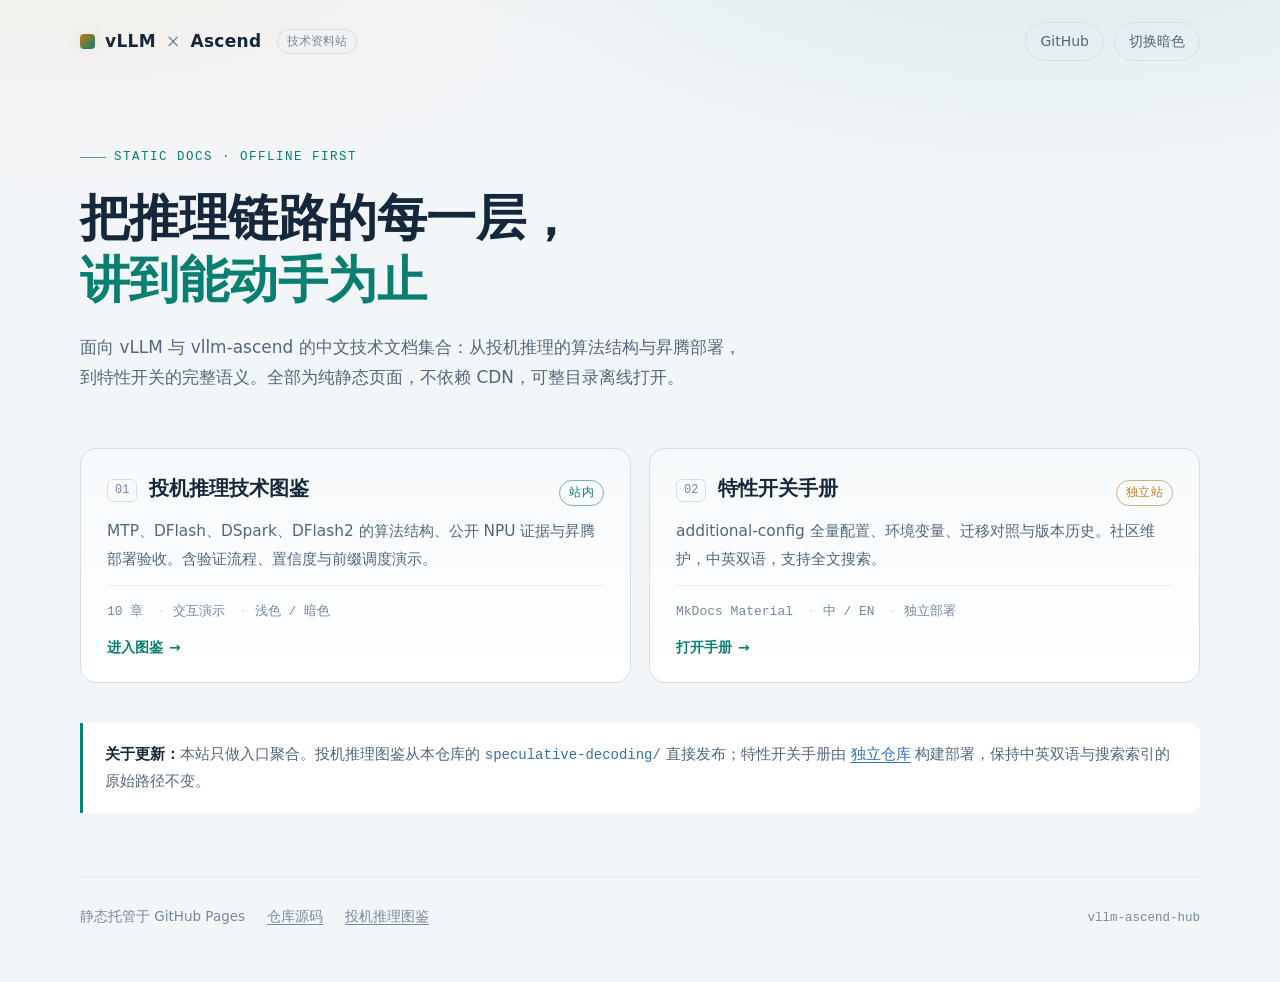
<file: index.html>
<!doctype html>
<html lang="zh-CN" data-theme="dark">
<head>
<meta charset="utf-8">
<meta name="viewport" content="width=device-width, initial-scale=1">
<title>vLLM Ascend 技术资料站</title>
<meta name="description" content="面向 vLLM / vllm-ascend 的可离线技术文档：投机推理技术图鉴、框架模块化拆解、特性开关手册。纯静态页面，无 CDN、无追踪。">
<meta name="color-scheme" content="dark light">
<style>
:root {
  color-scheme: dark;
  --bg: #0a1422;
  --bg-2: #0e1c2e;
  --surface: #112236;
  --surface-2: #16293f;
  --ink: #e4ecf4;
  --muted: #a3b5c6;
  --faint: #7f96aa;
  --line: #2a4056;
  --line-soft: #1d3145;
  --accent: #39cdb2;
  --accent-2: #f0a44a;
  --verify: #79a9f5;
  --glow: rgba(57, 205, 178, .16);
  --sans: "Noto Sans SC Variable", "PingFang SC", "Microsoft YaHei", system-ui, -apple-system, "Segoe UI", sans-serif;
  --mono: "Cascadia Code", "JetBrains Mono", Consolas, ui-monospace, monospace;
}
:root[data-theme="light"] {
  color-scheme: light;
  --bg: #f3f6f9;
  --bg-2: #e9eff5;
  --surface: #ffffff;
  --surface-2: #f7fafc;
  --ink: #15283b;
  --muted: #52677b;
  --faint: #75899b;
  --line: #d4dee7;
  --line-soft: #e4ebf1;
  --accent: #087f70;
  --accent-2: #c77a16;
  --verify: #356eb4;
  --glow: rgba(8, 127, 112, .12);
}
* { box-sizing: border-box; }
html { scroll-behavior: smooth; }
body {
  margin: 0;
  min-height: 100vh;
  background:
    radial-gradient(1100px 520px at 82% -12%, var(--glow), transparent 62%),
    radial-gradient(900px 460px at 6% -8%, rgba(240, 164, 74, .10), transparent 60%),
    var(--bg);
  color: var(--ink);
  font-family: var(--sans);
  font-size: 17px;
  line-height: 1.78;
  -webkit-font-smoothing: antialiased;
}
a { color: var(--verify); text-underline-offset: 3px; }
a:focus-visible, button:focus-visible { outline: 3px solid var(--accent-2); outline-offset: 3px; }
.skip-link { position: fixed; top: -80px; left: 12px; z-index: 100; padding: 8px 14px; background: var(--surface); border: 1px solid var(--line); color: var(--ink); }
.skip-link:focus { top: 12px; }

.wrap { width: min(1120px, calc(100% - 48px)); margin: 0 auto; }

header.top {
  display: flex; align-items: center; gap: 16px;
  padding: 22px 0 0;
}
.brand { display: flex; align-items: center; gap: 10px; font-weight: 700; letter-spacing: .3px; }
.brand-mark {
  width: 15px; height: 15px; border-radius: 4px;
  background: linear-gradient(135deg, var(--accent-2), var(--accent));
  box-shadow: 0 0 14px var(--glow);
}
.brand em { font-style: normal; color: var(--faint); font-weight: 500; }
.brand-sub {
  font-size: 12px; color: var(--faint); border: 1px solid var(--line);
  padding: 1px 9px; border-radius: 99px; white-space: nowrap;
}
.top-end { margin-left: auto; display: flex; align-items: center; gap: 10px; }
.ghost {
  font: inherit; font-size: 14px; color: var(--muted); background: transparent;
  border: 1px solid var(--line); border-radius: 999px; padding: 6px 14px;
  cursor: pointer; text-decoration: none; transition: border-color .15s, color .15s;
}
.ghost:hover { color: var(--ink); border-color: var(--accent); }

.hero { padding: 76px 0 44px; max-width: 800px; }
.eyebrow {
  display: inline-flex; align-items: center; gap: 8px;
  font-family: var(--mono); font-size: 12.5px; letter-spacing: .12em;
  text-transform: uppercase; color: var(--accent); margin: 0 0 18px;
}
.eyebrow::before { content: ""; width: 26px; height: 1px; background: currentColor; opacity: .7; }
h1 {
  margin: 0 0 20px; font-size: clamp(2rem, 4.6vw, 3.15rem);
  line-height: 1.24; letter-spacing: -.01em; font-weight: 800;
}
h1 span { color: var(--accent); }
.lede { margin: 0; color: var(--muted); font-size: 1.06rem; max-width: 62ch; }

.cards {
  display: grid; gap: 18px; padding: 12px 0 0;
  grid-template-columns: repeat(auto-fit, minmax(300px, 1fr));
}
.card {
  position: relative; display: flex; flex-direction: column; gap: 12px;
  padding: 26px 26px 22px; text-decoration: none; color: inherit;
  background: linear-gradient(180deg, var(--surface-2), var(--surface));
  border: 1px solid var(--line); border-radius: 16px;
  transition: transform .18s ease, border-color .18s ease, box-shadow .18s ease;
  overflow: hidden;
}
.card::after {
  content: ""; position: absolute; inset: 0; border-radius: 16px;
  background: radial-gradient(420px 180px at 88% 0%, var(--glow), transparent 70%);
  opacity: 0; transition: opacity .18s ease; pointer-events: none;
}
.card:hover, .card:focus-visible {
  transform: translateY(-3px);
  border-color: color-mix(in srgb, var(--accent) 55%, var(--line));
  box-shadow: 0 18px 40px -24px rgba(0, 0, 0, .75);
}
.card:hover::after, .card:focus-visible::after { opacity: 1; }
.card-head { display: flex; align-items: flex-start; gap: 12px; }
.card-idx {
  font-family: var(--mono); font-size: 12px; color: var(--faint);
  border: 1px solid var(--line); border-radius: 6px; padding: 1px 7px;
  line-height: 1.6; flex: none; margin-top: 4px;
}
.card h2 { margin: 0; font-size: 1.24rem; line-height: 1.45; font-weight: 700; }
.tag {
  margin-left: auto; flex: none; font-size: 11.5px; font-family: var(--mono);
  letter-spacing: .04em; padding: 2px 9px; border-radius: 999px;
  border: 1px solid color-mix(in srgb, var(--accent) 45%, var(--line));
  color: var(--accent); white-space: nowrap; margin-top: 5px;
}
.tag.ext { color: var(--accent-2); border-color: color-mix(in srgb, var(--accent-2) 45%, var(--line)); }
.card p { margin: 0; color: var(--muted); font-size: .96rem; }
.meta {
  margin-top: auto; padding-top: 14px; border-top: 1px solid var(--line-soft);
  display: flex; flex-wrap: wrap; gap: 6px 14px; font-size: 13px; color: var(--faint);
  font-family: var(--mono);
}
.meta span::before { content: "· "; color: var(--line); }
.meta span:first-child::before { content: ""; }
.go { display: inline-flex; align-items: center; gap: 6px; color: var(--accent); font-size: 14px; font-weight: 600; }
.card:hover .go { gap: 10px; }
.go::after { content: "→"; transition: none; }

.note {
  margin: 40px 0 0; padding: 18px 22px; border-left: 3px solid var(--accent);
  background: var(--surface); border-radius: 0 12px 12px 0; color: var(--muted); font-size: .95rem;
}
.note strong { color: var(--ink); }
.note code { font-family: var(--mono); font-size: .92em; color: var(--verify); }

footer {
  margin-top: 64px; padding: 26px 0 54px; border-top: 1px solid var(--line-soft);
  display: flex; flex-wrap: wrap; gap: 10px 22px; align-items: baseline;
  color: var(--faint); font-size: 13.5px;
}
footer a { color: var(--faint); }
footer a:hover { color: var(--ink); }
.foot-end { margin-left: auto; font-family: var(--mono); font-size: 12.5px; }

@media (max-width: 640px) {
  .wrap { width: calc(100% - 32px); }
  .hero { padding: 48px 0 30px; }
  .brand-sub { display: none; }
  .ghost { padding: 5px 11px; font-size: 13px; }
  .card { padding: 22px 20px 18px; }
  .tag { display: none; }
  footer { flex-direction: column; }
  .foot-end { margin-left: 0; }
}
@media (prefers-reduced-motion: reduce) {
  * { transition: none !important; }
  html { scroll-behavior: auto; }
}
@media print {
  body { background: #fff; color: #000; }
  .card, .note { break-inside: avoid; }
  .top-end, footer a { display: none; }
}
</style>
</head>
<body>
<a class="skip-link" href="#main">跳到主要内容</a>
<div class="wrap">

  <header class="top">
    <div class="brand"><span class="brand-mark" aria-hidden="true"></span>vLLM <em>×</em> Ascend</div>
    <span class="brand-sub">技术资料站</span>
    <div class="top-end">
      <a class="ghost" href="https://github.com/tanjiangshan/vllm-ascend-hub">GitHub</a>
      <button class="ghost" id="theme-toggle" type="button" aria-live="polite">切换浅色</button>
    </div>
  </header>

  <main id="main">
    <section class="hero">
      <p class="eyebrow">Static docs · Offline first</p>
      <h1>把推理链路的每一层，<br><span>讲到能动手为止</span></h1>
      <p class="lede">面向 vLLM 与 vllm-ascend 的中文技术文档集合：从投机推理的算法结构与昇腾部署，到特性开关的完整语义。全部为纯静态页面，不依赖 CDN，可整目录离线打开。</p>
    </section>

    <section class="cards" aria-label="文档列表">

      <a class="card" href="./speculative-decoding/">
        <div class="card-head">
          <span class="card-idx">01</span>
          <h2>投机推理技术图鉴</h2>
          <span class="tag">站内</span>
        </div>
        <p>MTP、DFlash、DSpark、DFlash2 的算法结构、公开 NPU 证据与昇腾部署验收。含验证流程、置信度与前缀调度演示。</p>
        <div class="meta">
          <span>10 章</span><span>交互演示</span><span>浅色 / 暗色</span>
        </div>
        <span class="go">进入图鉴</span>
      </a>

      <a class="card" href="https://tanjiangshan.github.io/vllm-ascend-feature-flag-handbook/">
        <div class="card-head">
          <span class="card-idx">02</span>
          <h2>特性开关手册</h2>
          <span class="tag ext">独立站</span>
        </div>
        <p>additional-config 全量配置、环境变量、迁移对照与版本历史。社区维护，中英双语，支持全文搜索。</p>
        <div class="meta">
          <span>MkDocs Material</span><span>中 / EN</span><span>独立部署</span>
        </div>
        <span class="go">打开手册</span>
      </a>

    </section>

    <div class="note">
      <strong>关于更新：</strong>本站只做入口聚合。投机推理图鉴从本仓库的 <code>speculative-decoding/</code> 直接发布；特性开关手册由 <a href="https://github.com/tanjiangshan/vllm-ascend-feature-flag-handbook">独立仓库</a> 构建部署，保持中英双语与搜索索引的原始路径不变。
    </div>
  </main>

  <footer>
    <span>静态托管于 GitHub Pages</span>
    <a href="https://github.com/tanjiangshan/vllm-ascend-hub">仓库源码</a>
    <a href="./speculative-decoding/">投机推理图鉴</a>
    <span class="foot-end">vllm-ascend-hub</span>
  </footer>

</div>
<script>
(function () {
  var root = document.documentElement;
  var btn = document.getElementById('theme-toggle');
  var key = 'hub-theme';
  var stored = null;
  try { stored = localStorage.getItem(key); } catch (e) {}
  var initial = stored || (window.matchMedia && window.matchMedia('(prefers-color-scheme: light)').matches ? 'light' : 'dark');
  apply(initial);
  function apply(theme) {
    root.dataset.theme = theme;
    btn.textContent = theme === 'dark' ? '切换浅色' : '切换暗色';
    btn.setAttribute('aria-label', theme === 'dark' ? '切换到浅色主题' : '切换到暗色主题');
  }
  btn.addEventListener('click', function () {
    var next = root.dataset.theme === 'dark' ? 'light' : 'dark';
    apply(next);
    try { localStorage.setItem(key, next); } catch (e) {}
  });
})();
</script>
</body>
</html>
</file>
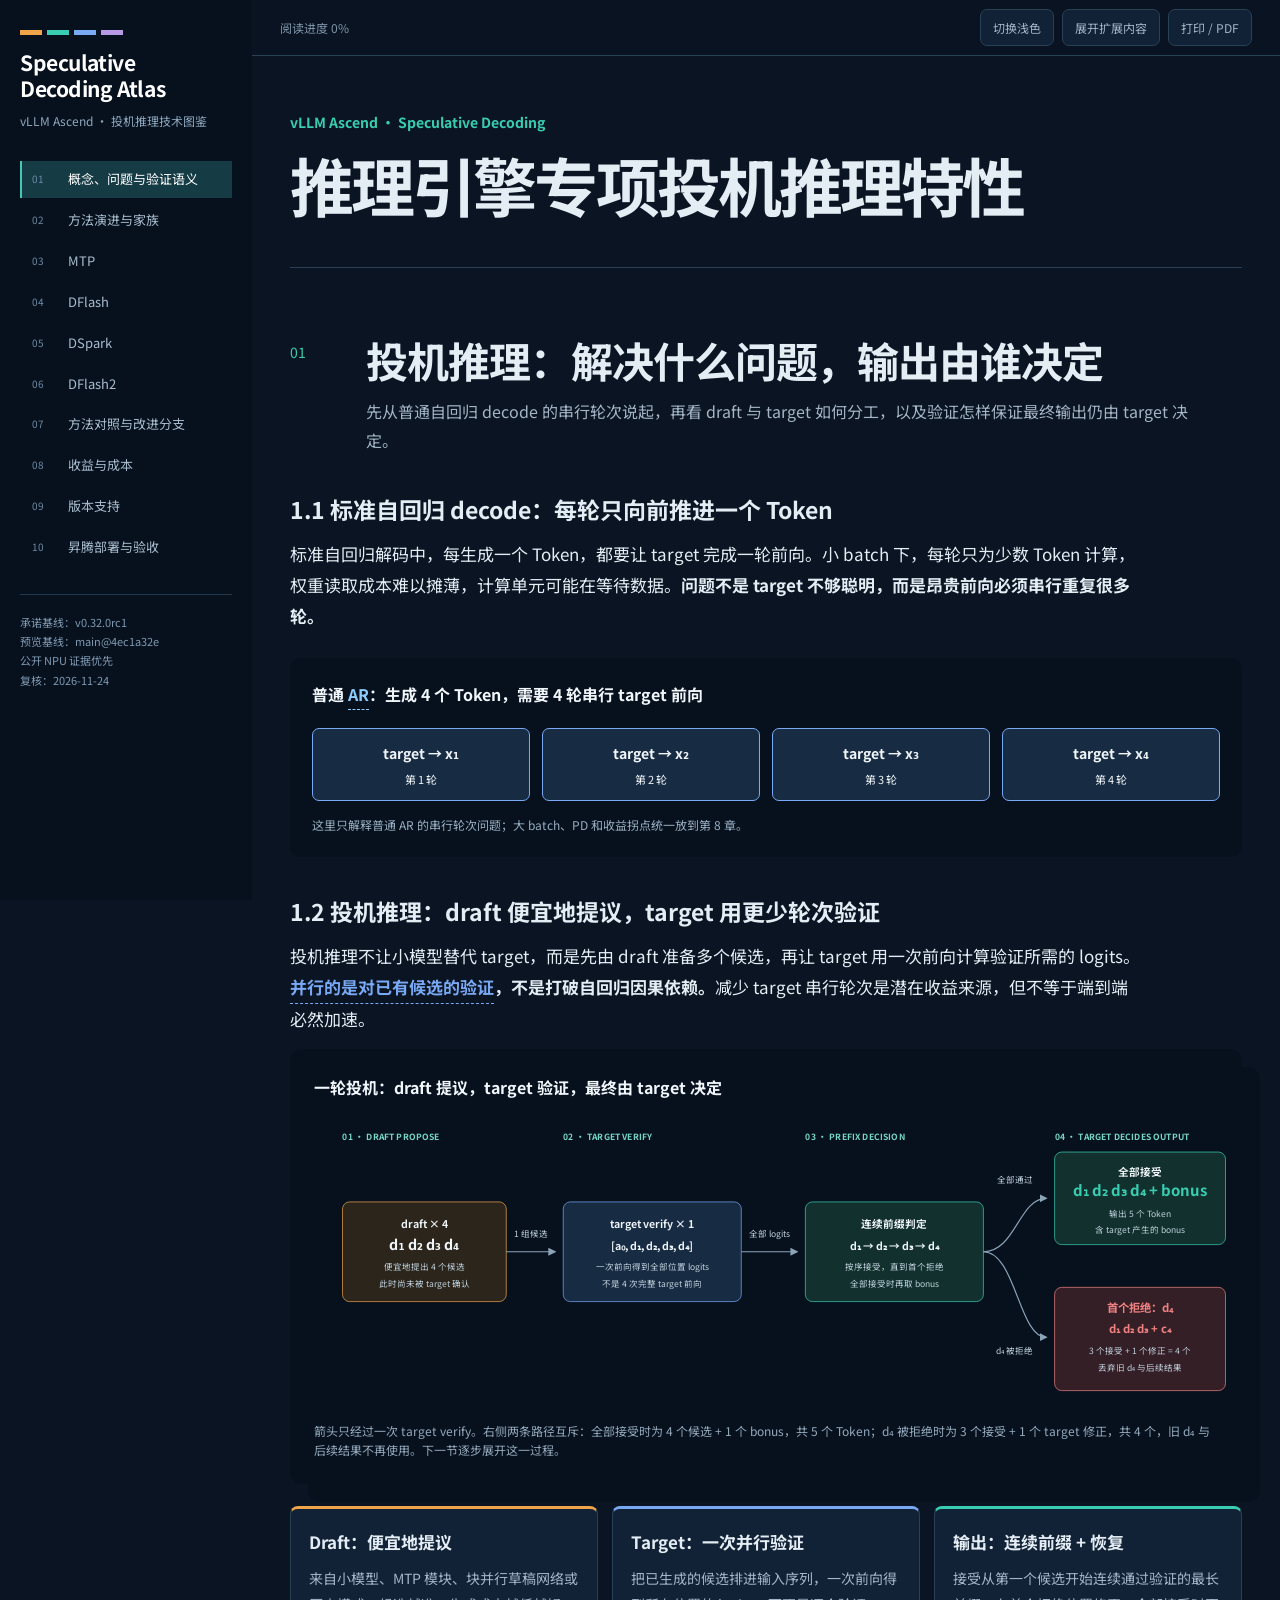
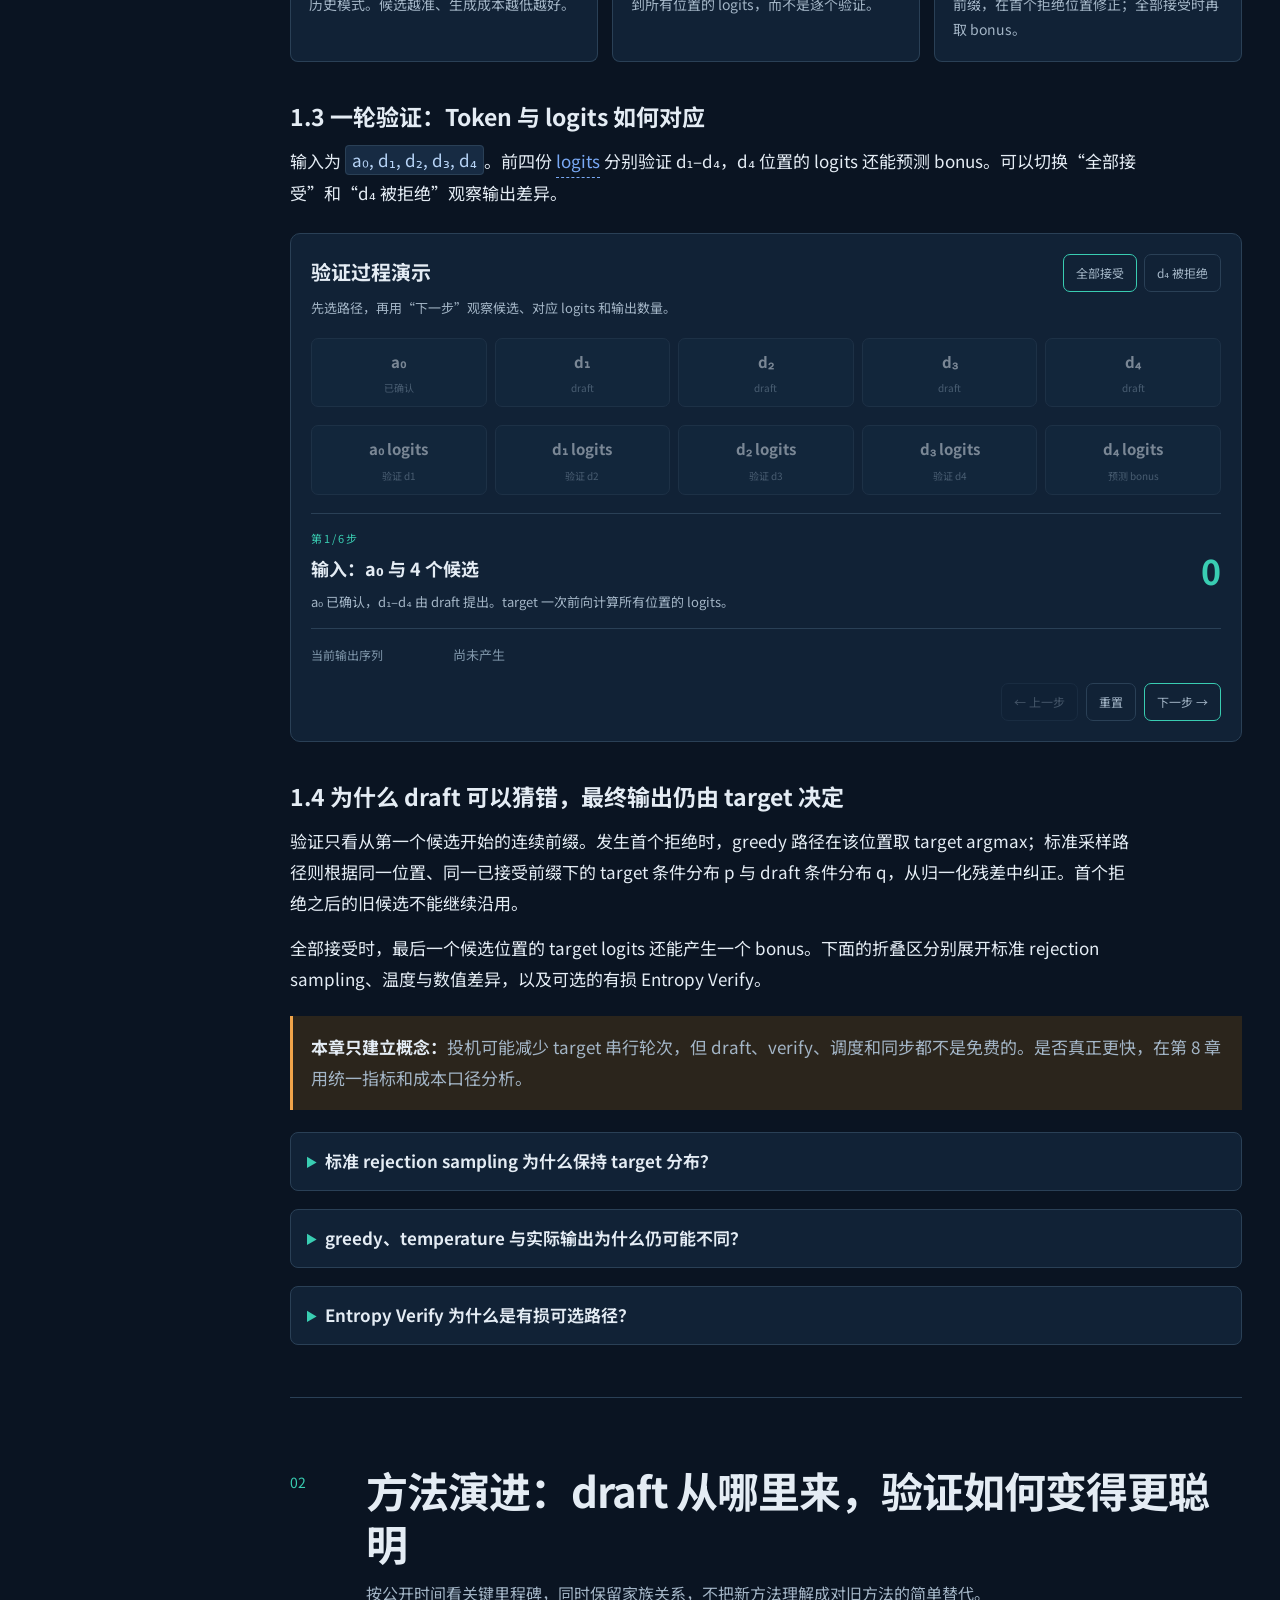
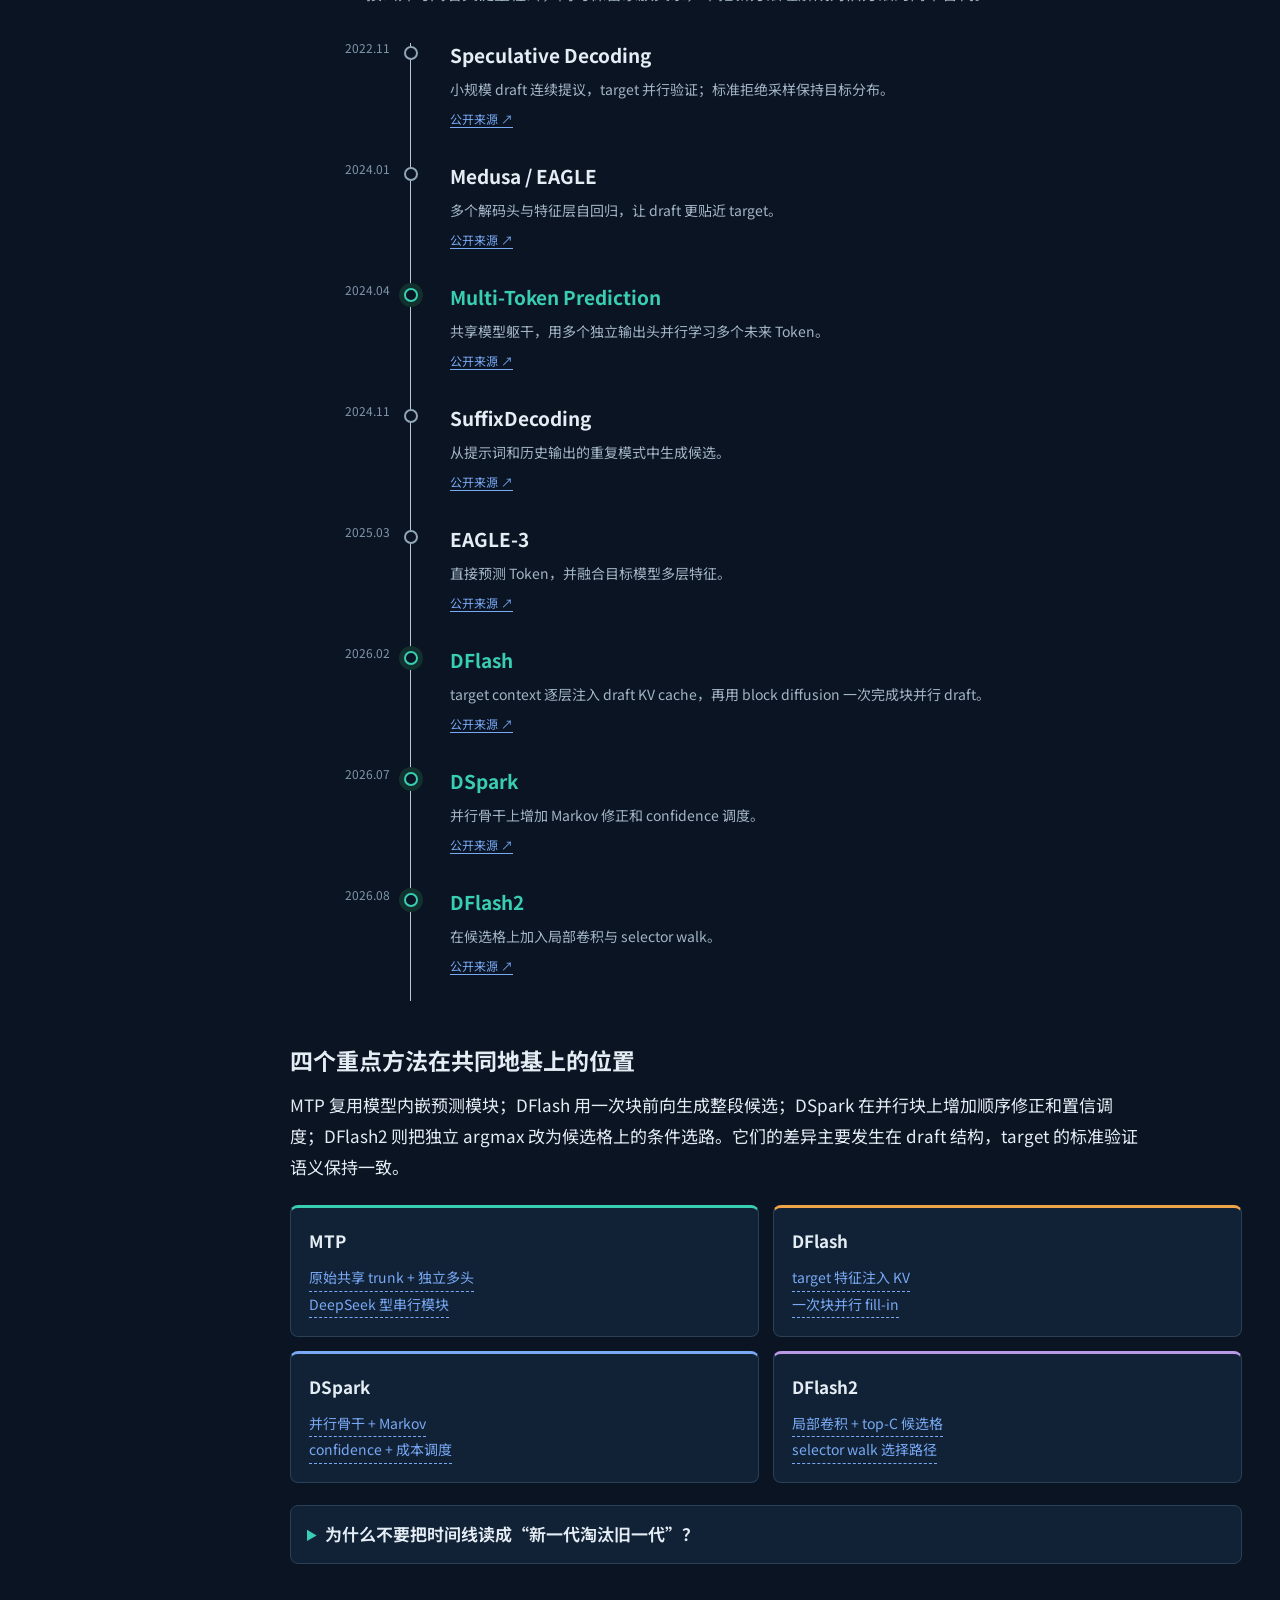
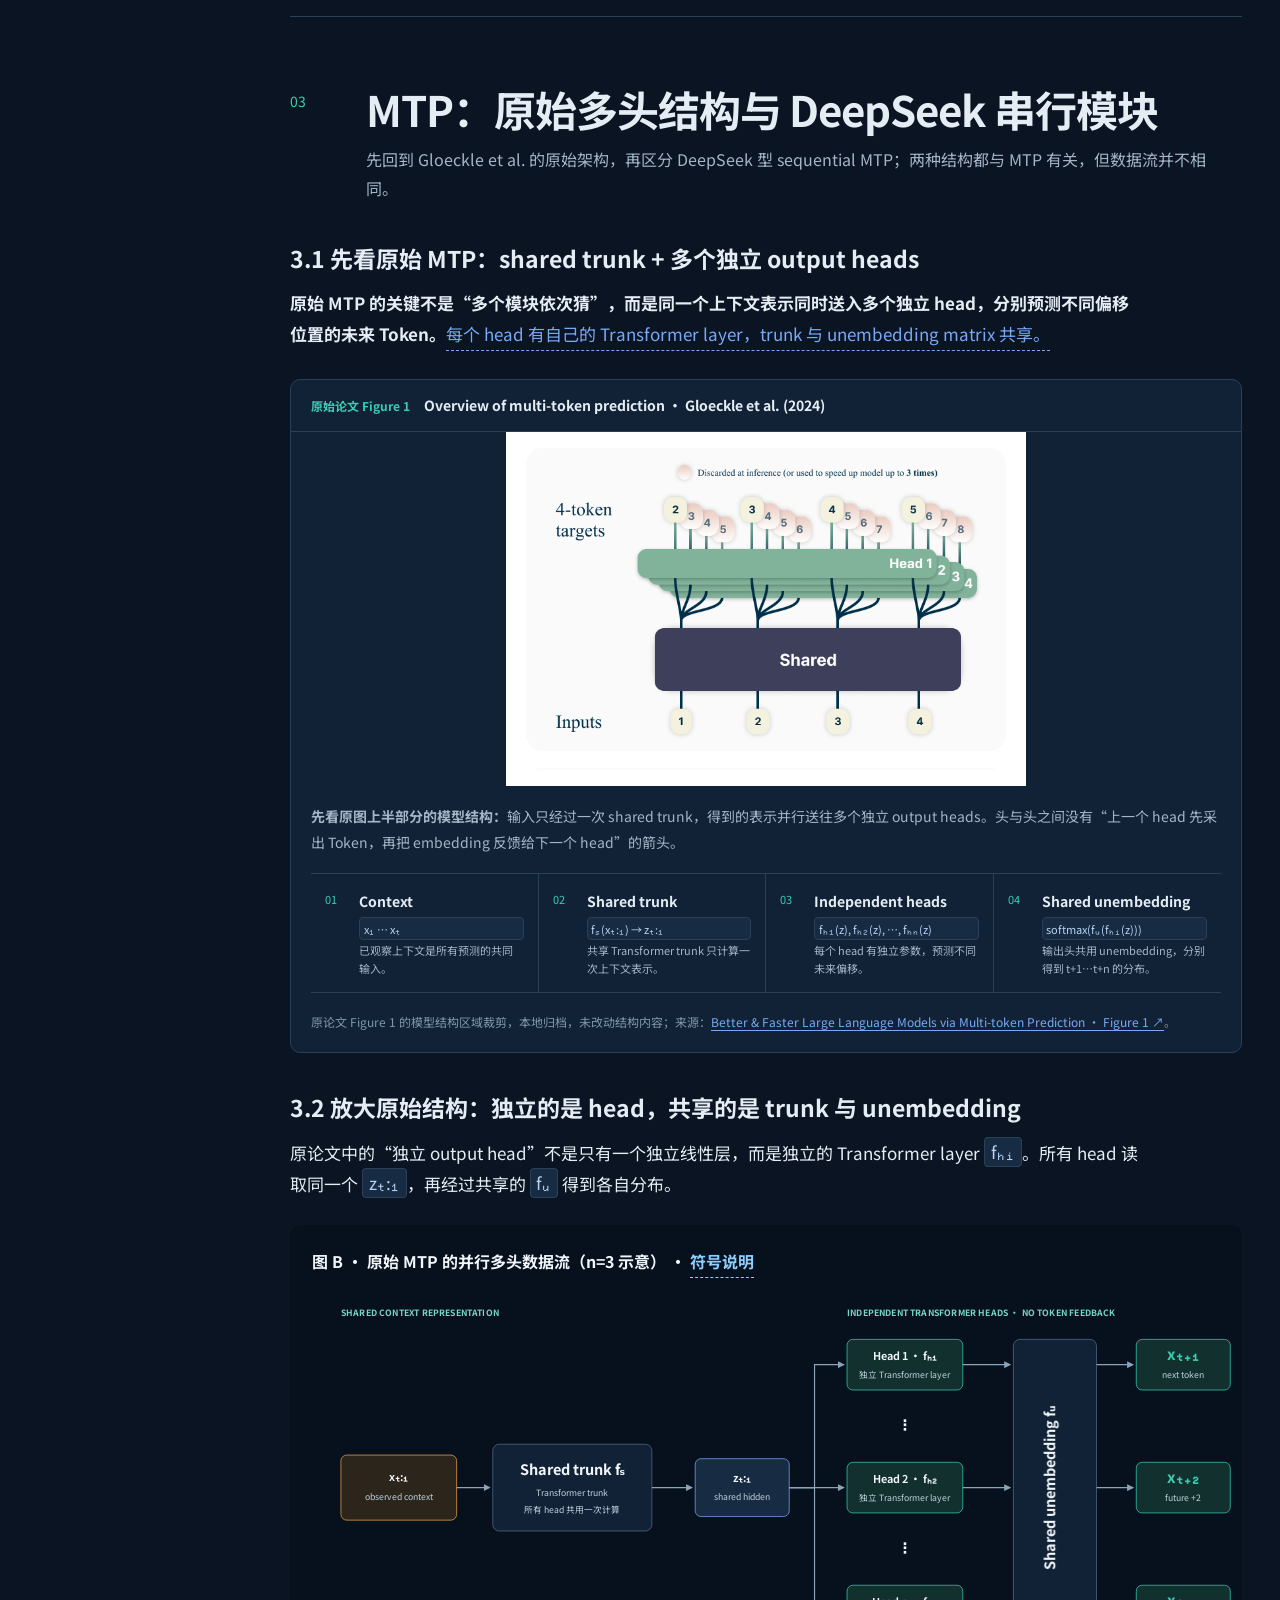
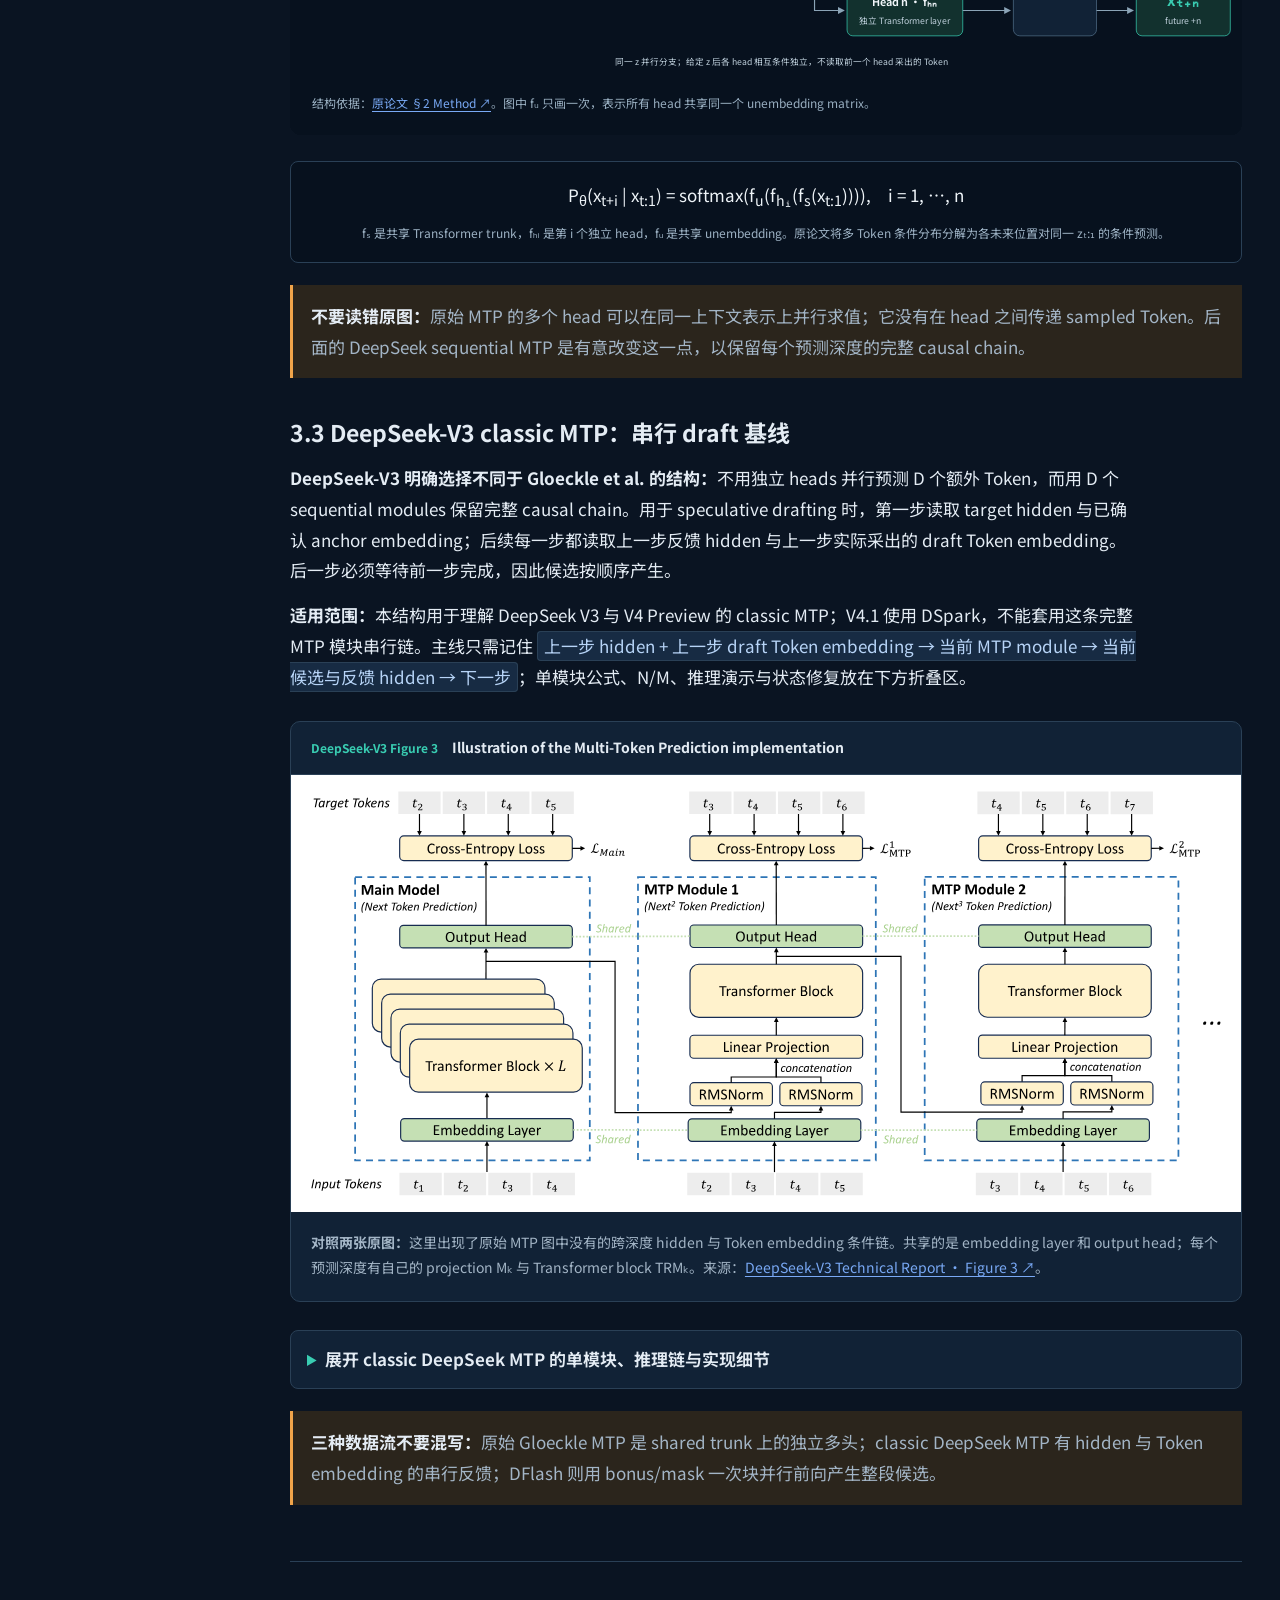
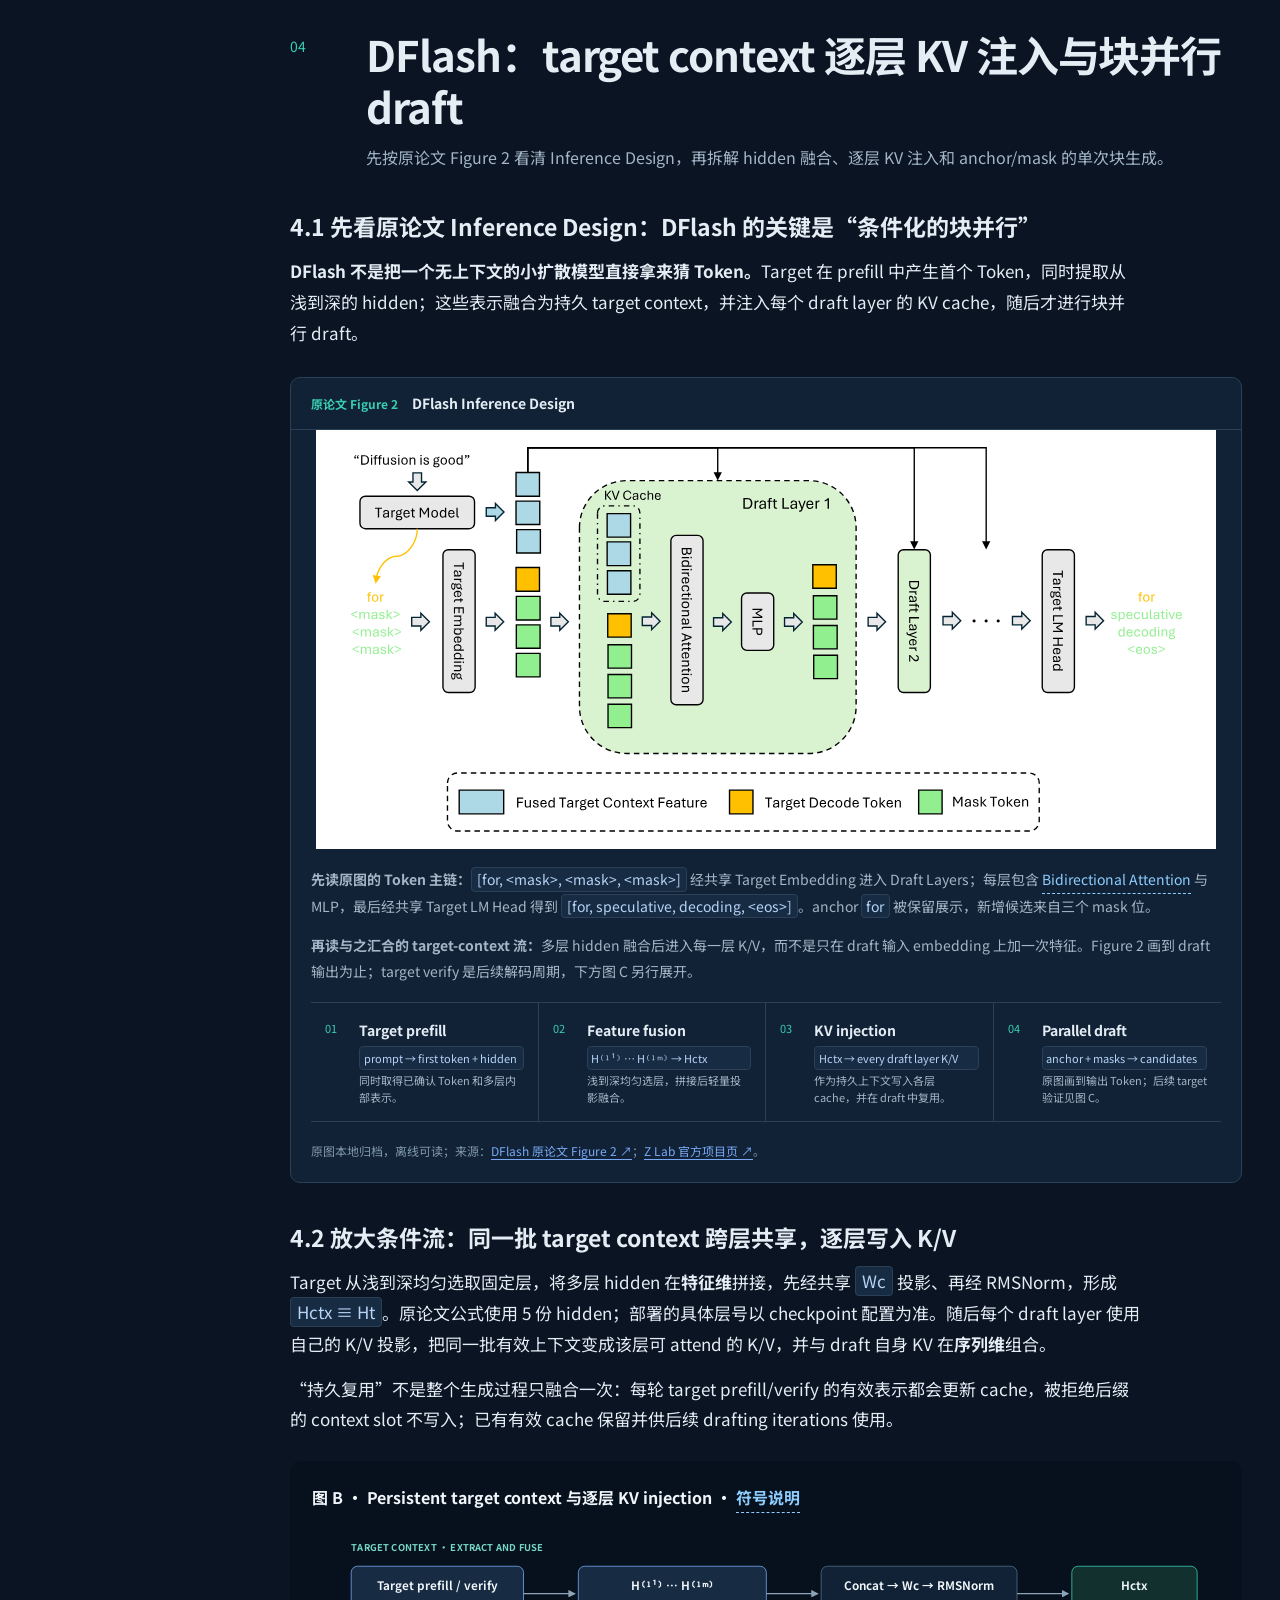
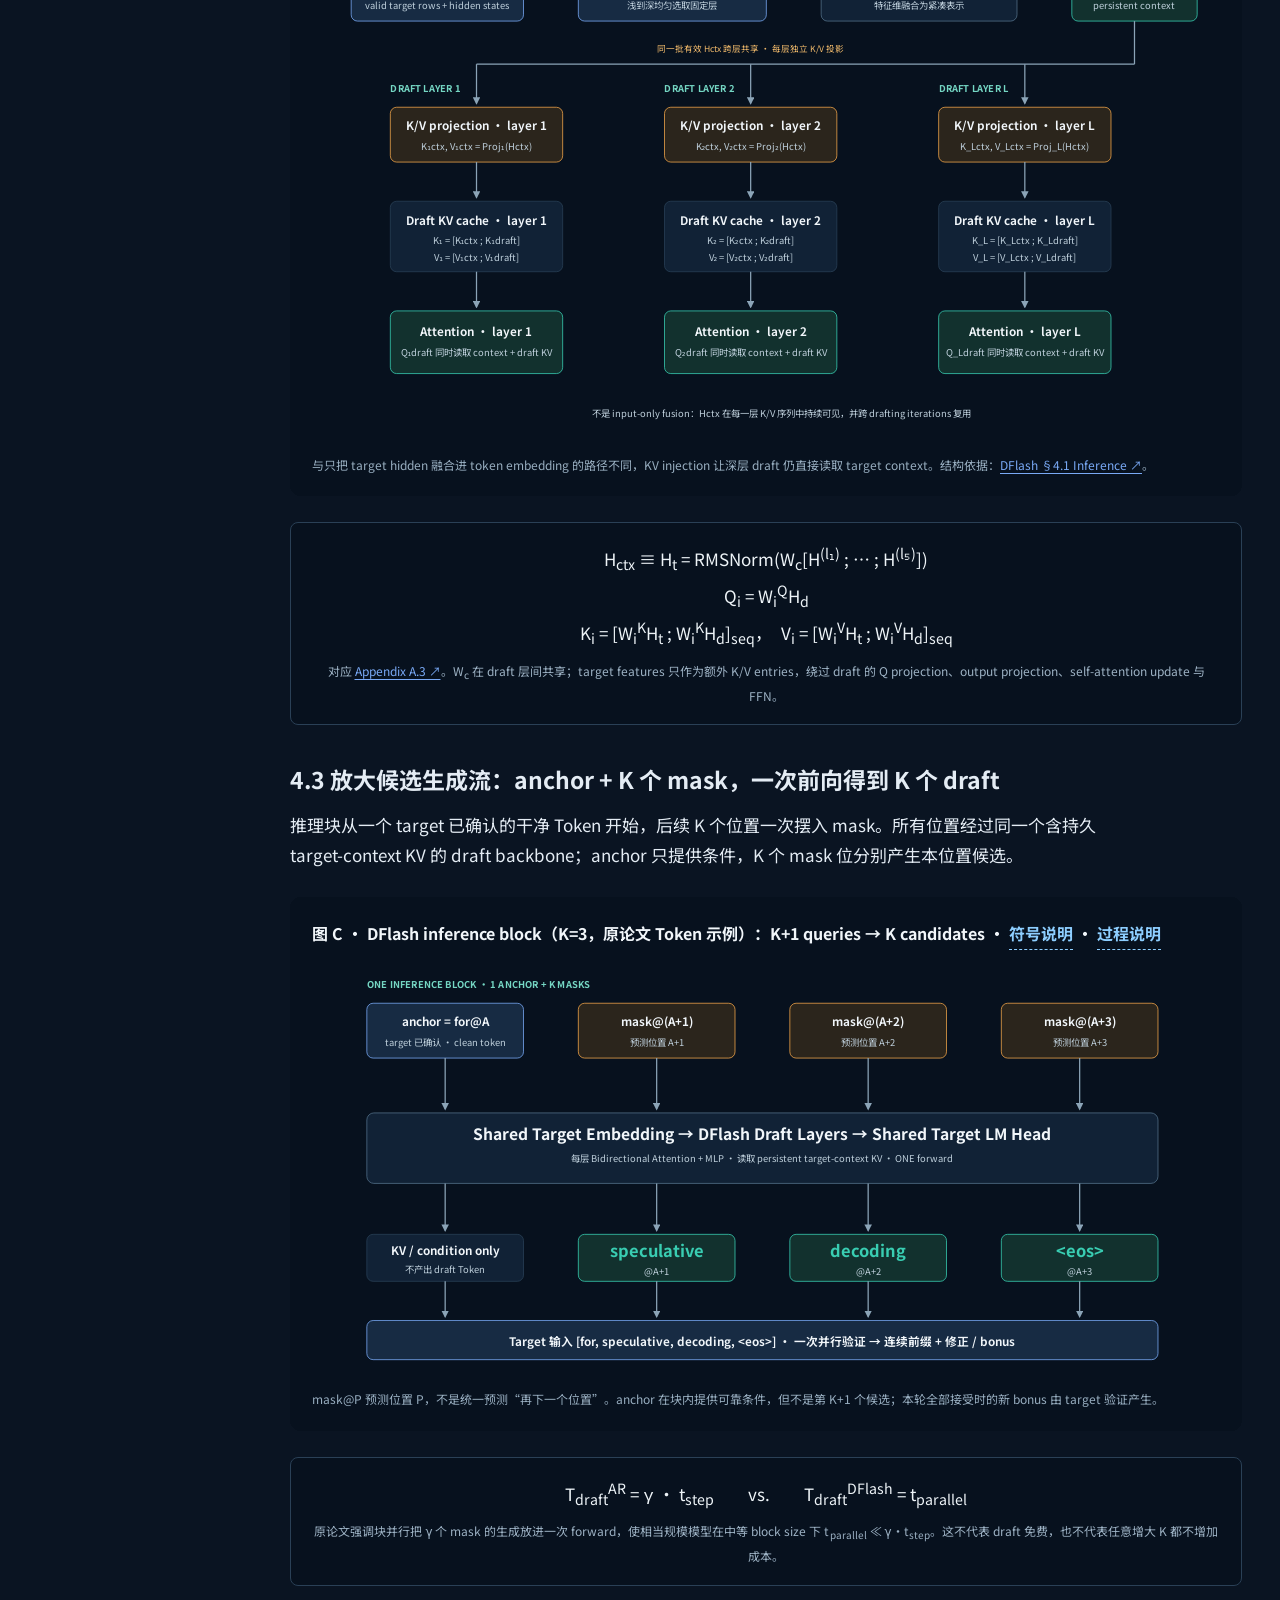
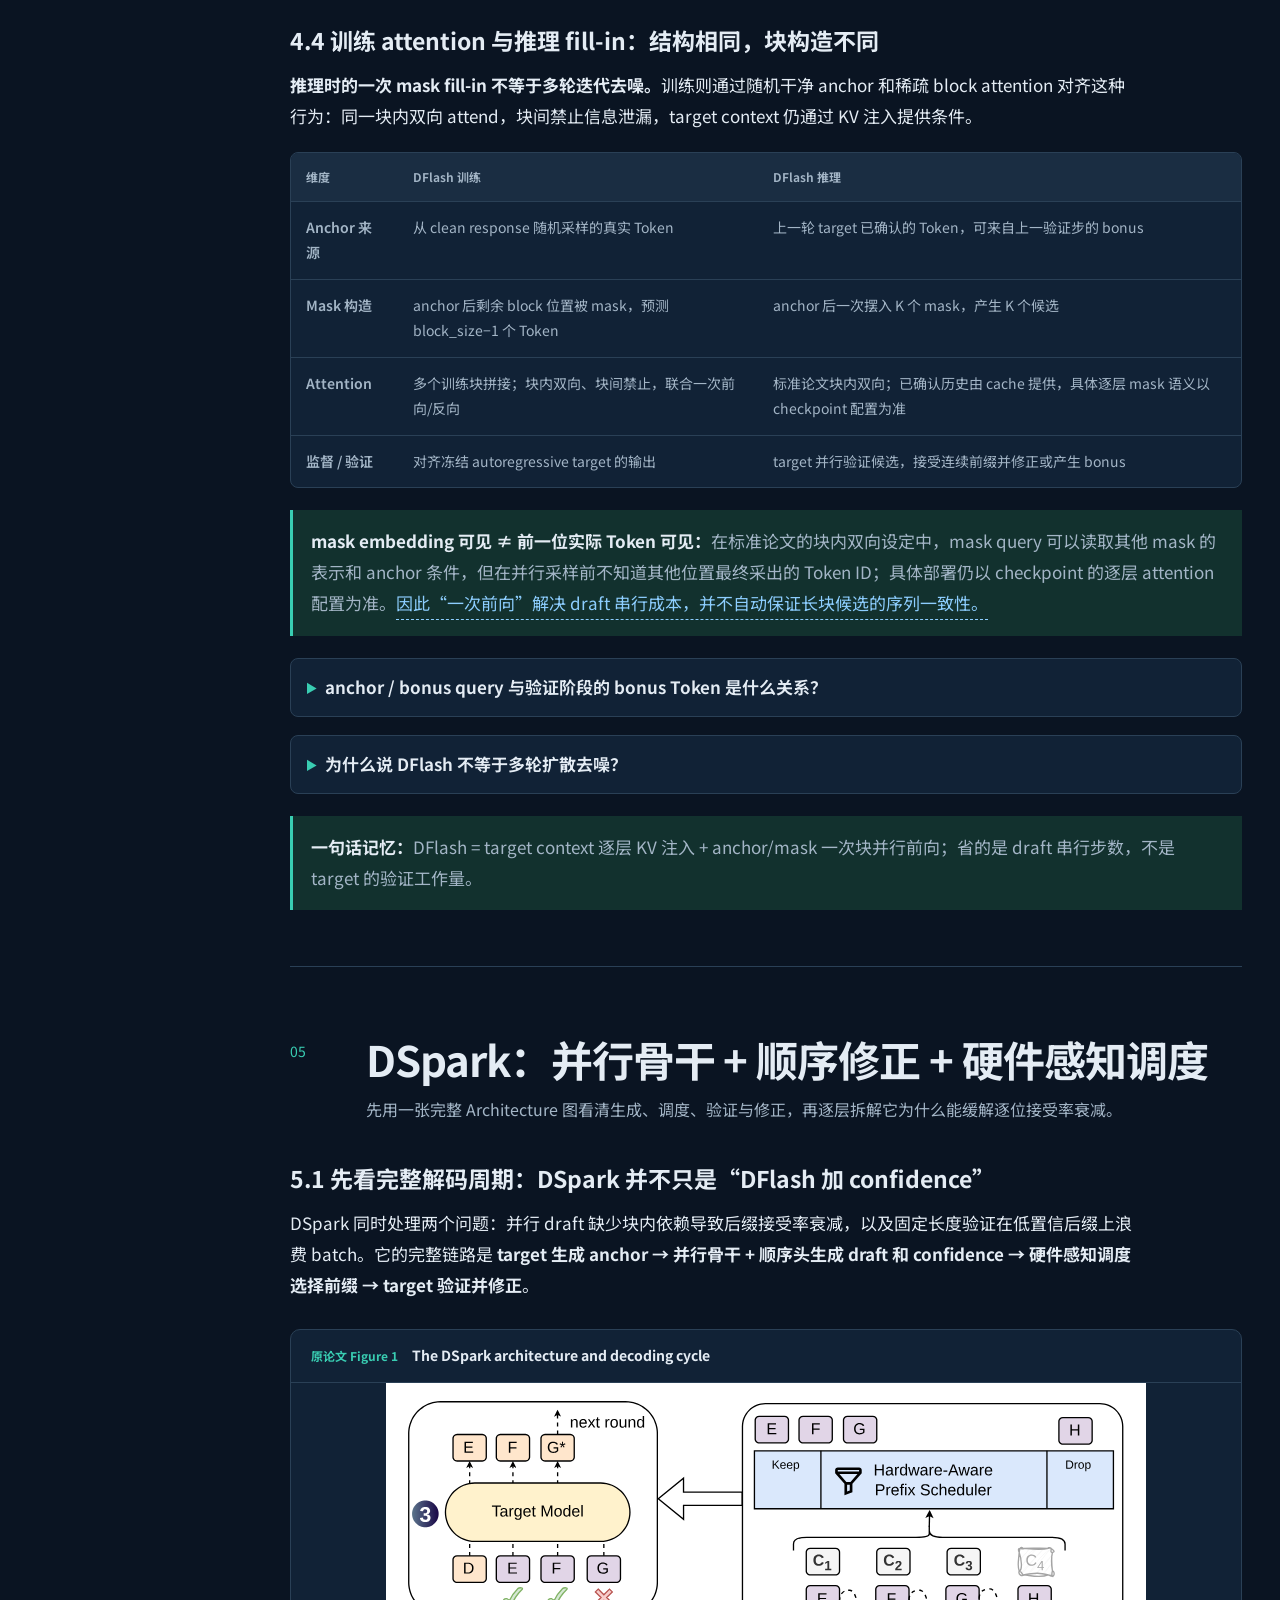
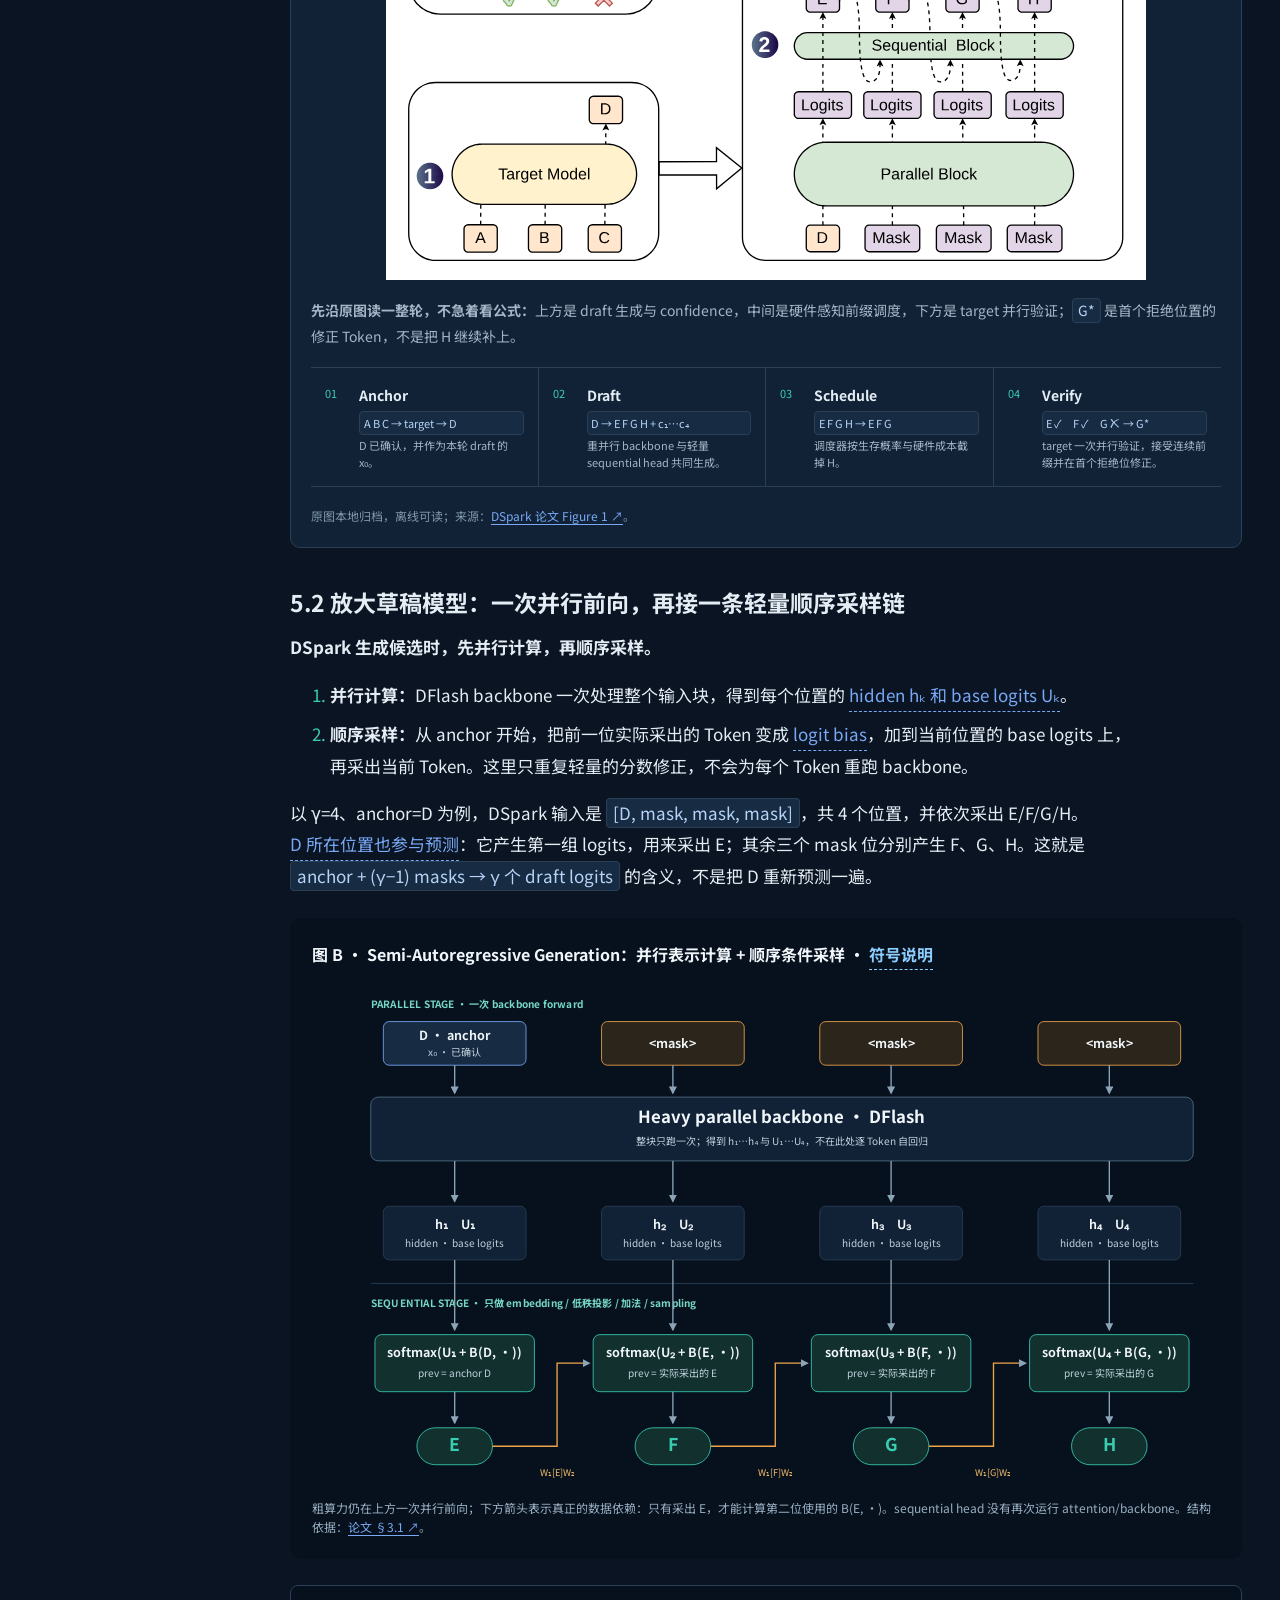
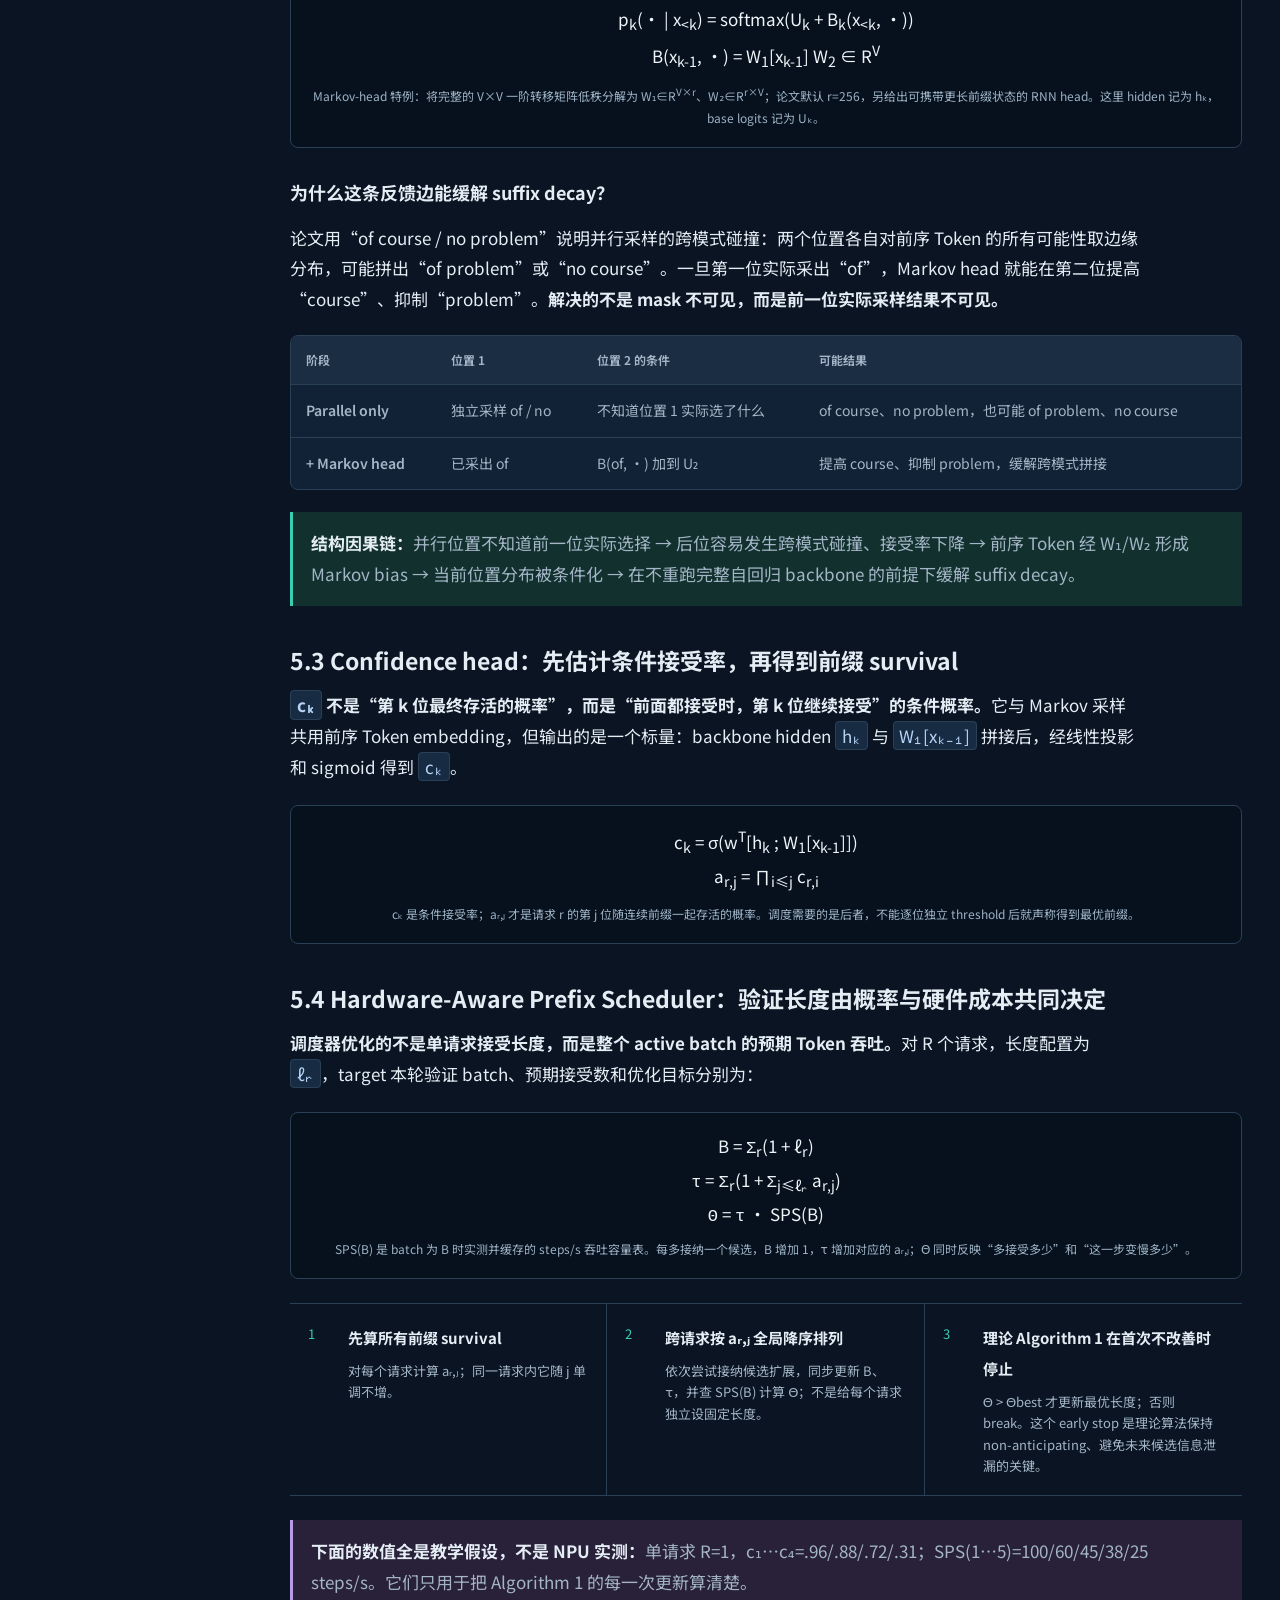
<file: spec-demo/index.html>
<!DOCTYPE html>
<html lang="zh-CN" data-theme="dark">
<head>
  <meta charset="UTF-8">
  <meta name="viewport" content="width=device-width, initial-scale=1.0">
  <meta name="description" content="MTP、DFlash、DSpark、DFlash2 的算法结构、收益与成本、公开 NPU 证据与 vLLM Ascend 部署实践。">
  <title>投机推理技术图鉴 · vLLM Ascend</title>
  <link rel="stylesheet" href="./assets/fonts/noto-sans-sc/index.css">
  <link rel="stylesheet" href="./css/style.css">
</head>
<body>
<a class="skip-link" href="#chapter-1">跳到正文</a>
<div class="site">
  <aside class="sidebar" aria-label="章节导航">
    <a class="brand" href="#top">
      <span class="brand-rail" aria-hidden="true"><i></i><i></i><i></i><i></i></span>
      <strong>Speculative<br>Decoding Atlas</strong>
      <small>vLLM Ascend · 投机推理技术图鉴</small>
    </a>
    <nav class="chapter-nav">
      <a href="#chapter-1"><span>01</span><span>概念、问题与验证语义</span></a>
      <a href="#chapter-2"><span>02</span><span>方法演进与家族</span></a>
      <a href="#chapter-3"><span>03</span><span>MTP</span></a>
      <a href="#chapter-4"><span>04</span><span>DFlash</span></a>
      <a href="#chapter-5"><span>05</span><span>DSpark</span></a>
      <a href="#chapter-6"><span>06</span><span>DFlash2</span></a>
      <a href="#chapter-7"><span>07</span><span>方法对照与改进分支</span></a>
      <a href="#chapter-8"><span>08</span><span>收益与成本</span></a>
      <a href="#chapter-9"><span>09</span><span>版本支持</span></a>
      <a href="#chapter-10"><span>10</span><span>昇腾部署与验收</span></a>
    </nav>
    <div class="sidebar-note">
      <div>承诺基线：v0.32.0rc1</div>
      <div>预览基线：main@4ec1a32e</div>
      <div>公开 NPU 证据优先</div>
      <div>复核：2026-11-24</div>
    </div>
  </aside>

  <div class="main">
    <header class="topbar">
      <button class="tool-button mobile-menu" type="button" onclick="document.getElementById('mobileNav').hidden=!document.getElementById('mobileNav').hidden">章节</button>
      <span class="reading-status">阅读进度 0%</span>
      <div class="toolbar">
        <button class="tool-button" type="button" data-theme-toggle aria-label="切换明暗主题">切换浅色</button>
        <button class="tool-button" type="button" data-expand-details>展开扩展内容</button>
        <button class="tool-button" type="button" data-print>打印 / PDF</button>
      </div>
      <div class="progress" aria-hidden="true"><span></span></div>
    </header>
    <nav class="mobile-nav" id="mobileNav" hidden aria-label="移动端章节导航">
      <select id="mobileChapterSelect" aria-label="选择章节"></select>
    </nav>

    <div class="content" id="top">
      <section class="hero hero-simple" aria-labelledby="hero-title">
        <div>
          <p class="hero-kicker">vLLM Ascend · Speculative Decoding</p>
          <h1 id="hero-title">推理引擎专项投机推理特性</h1>
        </div>
      </section>

      <main>
        <section class="chapter" id="chapter-1" aria-labelledby="chapter-1-title">
          <header class="chapter-head">
            <span class="chapter-no">01</span>
            <div><h2 id="chapter-1-title">投机推理：解决什么问题，输出由谁决定</h2><p>先从普通自回归 decode 的串行轮次说起，再看 draft 与 target 如何分工，以及验证怎样保证最终输出仍由 target 决定。</p></div>
          </header>
          <div class="prose">
            <h3>1.1 标准自回归 decode：每轮只向前推进一个 Token</h3>
            <p>标准自回归解码中，每生成一个 Token，都要让 target 完成一轮前向。小 batch 下，每轮只为少数 Token 计算，权重读取成本难以摊薄，计算单元可能在等待数据。<strong>问题不是 target 不够聪明，而是昂贵前向必须串行重复很多轮。</strong></p>
          </div>
          <div class="diagram">
            <div class="diagram-title">普通 <button type="button" class="glossary-link" data-dialog-open="arHelpDialog" aria-haspopup="dialog" aria-controls="arHelpDialog" aria-label="查看 AR（自回归）的含义" title="点击查看 AR 的含义">AR</button>：生成 4 个 Token，需要 4 轮串行 target 前向</div>
            <div class="diagram-grid four">
              <div class="diagram-cell verify"><strong>target → x₁</strong><small>第 1 轮</small></div>
              <div class="diagram-cell verify"><strong>target → x₂</strong><small>第 2 轮</small></div>
              <div class="diagram-cell verify"><strong>target → x₃</strong><small>第 3 轮</small></div>
              <div class="diagram-cell verify"><strong>target → x₄</strong><small>第 4 轮</small></div>
            </div>
            <div class="diagram-caption">这里只解释普通 AR 的串行轮次问题；大 batch、PD 和收益拐点统一放到第 8 章。</div>
          </div>
          <div class="prose">
            <h3>1.2 投机推理：draft 便宜地提议，target 用更少轮次验证</h3>
            <p>投机推理不让小模型替代 target，而是先由 draft 准备多个候选，再让 target 用一次前向计算验证所需的 logits。<strong><button type="button" class="glossary-link" data-dialog-open="parallelVerificationDialog" aria-haspopup="dialog" aria-controls="parallelVerificationDialog" aria-label="并行的是对已有候选的验证" title="点击查看一次前向、因果掩码与连续前缀接受示例">并行的是对已有候选的验证</button>，不是打破自回归因果依赖。</strong>减少 target 串行轮次是潜在收益来源，但不等于端到端必然加速。</p>
          </div>
          <figure class="hero-figure concept-figure">
            <div class="diagram-title">一轮投机：draft 提议，target 验证，最终由 target 决定</div>
            <svg class="structure-svg concept-flow-svg" id="conceptFlowSvg" viewBox="0 0 1320 400" role="img" aria-labelledby="conceptFlowTitle conceptFlowDesc">
              <title id="conceptFlowTitle">一轮投机的 draft、target 验证与两种输出分支</title>
              <desc id="conceptFlowDesc">draft 提出四个候选，箭头流向 target 的一次前向验证，再流向连续前缀判定。判定后分成两条互斥路径：全部接受时输出四个候选和 bonus，共五个 Token；d4 被拒绝时输出三个接受候选和一个修正 Token，共四个 Token，并丢弃旧 d4 与后续结果。</desc>
              <defs><marker id="conceptFlowArrow" viewBox="0 0 10 10" refX="8" refY="5" markerWidth="7" markerHeight="7" orient="auto"><path d="M 0 0 L 10 5 L 0 10 z" class="svg-arrow"></path></marker></defs>
              <text x="40" y="28" class="svg-stage">01 · DRAFT PROPOSE</text>
              <text x="350" y="28" class="svg-stage">02 · TARGET VERIFY</text>
              <text x="690" y="28" class="svg-stage">03 · PREFIX DECISION</text>
              <text x="1040" y="28" class="svg-stage">04 · TARGET DECIDES OUTPUT</text>

              <rect x="40" y="115" width="230" height="140" rx="10" class="svg-mask"></rect>
              <text x="155" y="151" text-anchor="middle" class="svg-strong">draft × 4</text>
              <text x="155" y="182" text-anchor="middle" class="svg-title">d₁ d₂ d₃ d₄</text>
              <text x="155" y="211" text-anchor="middle" class="svg-small">便宜地提出 4 个候选</text>
              <text x="155" y="234" text-anchor="middle" class="svg-small">此时尚未被 target 确认</text>

              <line x1="270" y1="185" x2="338" y2="185" class="svg-flow-line" marker-end="url(#conceptFlowArrow)"></line>
              <text x="305" y="164" text-anchor="middle" class="svg-small">1 组候选</text>

              <rect x="350" y="115" width="250" height="140" rx="10" class="svg-anchor"></rect>
              <text x="475" y="151" text-anchor="middle" class="svg-strong">target verify × 1</text>
              <text x="475" y="182" text-anchor="middle" class="svg-strong">[a₀, d₁, d₂, d₃, d₄]</text>
              <text x="475" y="211" text-anchor="middle" class="svg-small">一次前向得到全部位置 logits</text>
              <text x="475" y="234" text-anchor="middle" class="svg-small">不是 4 次完整 target 前向</text>

              <line x1="600" y1="185" x2="678" y2="185" class="svg-flow-line" marker-end="url(#conceptFlowArrow)"></line>
              <text x="640" y="164" text-anchor="middle" class="svg-small">全部 logits</text>

              <rect x="690" y="115" width="250" height="140" rx="10" class="svg-sequential"></rect>
              <text x="815" y="151" text-anchor="middle" class="svg-strong">连续前缀判定</text>
              <text x="815" y="182" text-anchor="middle" class="svg-strong">d₁ → d₂ → d₃ → d₄</text>
              <text x="815" y="211" text-anchor="middle" class="svg-small">按序接受，直到首个拒绝</text>
              <text x="815" y="234" text-anchor="middle" class="svg-small">全部接受时再取 bonus</text>

              <path d="M940 185 C985 185 990 110 1028 110" class="svg-flow-line" marker-end="url(#conceptFlowArrow)"></path>
              <text x="984" y="88" text-anchor="middle" class="svg-small">全部通过</text>
              <path d="M940 185 C985 185 990 305 1028 305" class="svg-flow-line" marker-end="url(#conceptFlowArrow)"></path>
              <text x="984" y="329" text-anchor="middle" class="svg-small">d₄ 被拒绝</text>

              <rect x="1040" y="45" width="240" height="130" rx="10" class="svg-token"></rect>
              <text x="1160" y="78" text-anchor="middle" class="svg-strong">全部接受</text>
              <text x="1160" y="107" text-anchor="middle" class="svg-token-text">d₁ d₂ d₃ d₄ + bonus</text>
              <text x="1160" y="136" text-anchor="middle" class="svg-small">输出 5 个 Token</text>
              <text x="1160" y="158" text-anchor="middle" class="svg-small">含 target 产生的 bonus</text>

              <rect x="1040" y="235" width="240" height="145" rx="10" class="svg-danger"></rect>
              <text x="1160" y="269" text-anchor="middle" class="svg-danger-text">首个拒绝：d₄</text>
              <text x="1160" y="299" text-anchor="middle" class="svg-danger-text">d₁ d₂ d₃ + c₄</text>
              <text x="1160" y="328" text-anchor="middle" class="svg-small">3 个接受 + 1 个修正 = 4 个</text>
              <text x="1160" y="352" text-anchor="middle" class="svg-small">丢弃旧 d₄ 与后续结果</text>
            </svg>
            <figcaption>箭头只经过一次 target verify。右侧两条路径互斥：全部接受时为 4 个候选 + 1 个 bonus，共 5 个 Token；d₄ 被拒绝时为 3 个接受 + 1 个 target 修正，共 4 个，旧 d₄ 与后续结果不再使用。下一节逐步展开这一过程。</figcaption>
          </figure>
          <div class="card-grid three">
            <article class="info-card draft"><h3>Draft：便宜地提议</h3><p>来自小模型、MTP 模块、块并行草稿网络或历史模式。候选越准、生成成本越低越好。</p></article>
            <article class="info-card verify"><h3>Target：一次并行验证</h3><p>把已生成的候选排进输入序列，一次前向得到所有位置的 logits，而不是逐个验证。</p></article>
            <article class="info-card accept"><h3>输出：连续前缀 + 恢复</h3><p>接受从第一个候选开始连续通过验证的最长前缀，在首个拒绝位置修正；全部接受时再取 bonus。</p></article>
          </div>
          <div class="prose">
            <h3>1.3 一轮验证：Token 与 logits 如何对应</h3>
            <p>输入为 <code>a₀, d₁, d₂, d₃, d₄</code>。前四份 <button type="button" class="glossary-link" data-dialog-open="logitsHelpDialog" aria-haspopup="dialog" aria-controls="logitsHelpDialog" aria-label="查看 logits 的含义" title="点击查看 logits 的含义">logits</button> 分别验证 d₁–d₄，d₄ 位置的 logits 还能预测 bonus。可以切换“全部接受”和“d₄ 被拒绝”观察输出差异。</p>
          </div>
          <div class="demo" id="bonusDemo" hidden>
            <div class="demo-head">
              <div><h3>验证过程演示</h3><p>先选路径，再用“下一步”观察候选、对应 logits 和输出数量。</p></div>
              <div class="demo-branches" role="group" aria-label="选择验证路径">
                <button class="branch-button" type="button" data-demo-path="all" aria-pressed="true">全部接受</button>
                <button class="branch-button" type="button" data-demo-path="reject" aria-pressed="false">d₄ 被拒绝</button>
              </div>
            </div>
            <div class="demo-track" id="bonusTokens"></div>
            <div class="demo-track" id="bonusLogits"></div>
            <div class="demo-panel">
              <div><div class="demo-step-no" id="bonusStepNo"></div><h4 id="bonusStepTitle"></h4><p id="bonusStepText" aria-live="polite"></p></div>
              <div class="demo-count"><strong id="bonusCount">0</strong></div>
            </div>
            <div class="demo-output"><span>当前输出序列</span><div class="demo-output-tokens" id="bonusOutputs"></div></div>
            <div class="demo-controls">
              <button class="demo-button" type="button" id="bonusPrev" data-prev>← 上一步</button>
              <button class="demo-button" type="button" data-reset>重置</button>
              <button class="demo-button primary" type="button" id="bonusNext" data-next>下一步 →</button>
            </div>
          </div>
          <div class="table-wrap bonus-demo-static"><table>
            <thead><tr><th>target 输出位置</th><th>验证中的作用</th></tr></thead>
            <tbody>
              <tr><td>a₀ logits</td><td>验证 d₁</td></tr>
              <tr><td>d₁ logits</td><td>验证 d₂</td></tr>
              <tr><td>d₂ logits</td><td>验证 d₃</td></tr>
              <tr><td>d₃ 位置的 <button type="button" class="glossary-link" data-dialog-open="logitsHelpDialog" aria-haspopup="dialog" aria-controls="logitsHelpDialog" aria-label="查看为什么 d₃ 位置的 logits 验证 d₄" title="点击查看 logits 的含义">logits</button></td><td>验证 d₄</td></tr>
              <tr><td>d₄ logits</td><td>全部接受时预测 bonus；d₄ 被拒绝时不再用于额外 bonus</td></tr>
            </tbody>
          </table></div>

          <div class="prose">
            <h3>1.4 为什么 draft 可以猜错，最终输出仍由 target 决定</h3>
            <p>验证只看从第一个候选开始的连续前缀。发生首个拒绝时，greedy 路径在该位置取 target argmax；标准采样路径则根据同一位置、同一已接受前缀下的 target 条件分布 p 与 draft 条件分布 q，从归一化残差中纠正。首个拒绝之后的旧候选不能继续沿用。</p>
            <p>全部接受时，最后一个候选位置的 target logits 还能产生一个 bonus。下面的折叠区分别展开标准 rejection sampling、温度与数值差异，以及可选的有损 Entropy Verify。</p>
          </div>
          <div class="callout draft"><strong>本章只建立概念：</strong>投机可能减少 target 串行轮次，但 draft、verify、调度和同步都不是免费的。是否真正更快，在第 8 章用统一指标和成本口径分析。</div>
          <details>
            <summary>标准 rejection sampling 为什么保持 target 分布？</summary>
            <div class="details-body">
              <p><strong>先看一个位置。</strong>在同一已接受前缀下，target 的条件分布是 p，draft 的条件分布是 q。draft 按 q 提出候选 x，target 不直接照单全收，而是用下面的规则决定是否接受：</p>
              <div class="formula">α(x) = min(1, p(x) / q(x))<small>p≥q 时一定接受；p&lt;q 时以 p/q 的概率接受。候选来自 q，但接受概率由两个分布共同决定。</small></div>
              <p>如果拒绝，就从“target 比 draft 多出来的概率质量”中纠正。定义未归一化残差 <code>max(p(x)−q(x), 0)</code>，其总和为 Z，再从归一化残差 <code>r(x)=max(p(x)−q(x),0)/Z</code> 采样。</p>
              <p><strong>关键恒等式只有两步：</strong>候选最初来自 q，所以 x 被直接接受的总概率是 <code>q(x)α(x)=min(p(x),q(x))</code>；而 target 还缺少的部分正好是 <code>p(x)−min(p(x),q(x))=max(p(x)−q(x),0)</code>。因此：</p>
              <div class="formula">P<sub>output</sub>(x) = q(x)α(x) + Z·r(x)<br>= min(p(x),q(x)) + max(p(x)−q(x),0) = p(x)<small>Z = 1 − Σmin(p,q) = Σmax(p−q,0)，也就是总拒绝概率。接受部分与拒绝后的修正部分合起来，逐项还原 target 的 p。</small></div>
              <p><strong>把刚才那组数完整代入：</strong>词表只有 A、B、C 三个 Token。</p>
              <div class="table-wrap"><table>
                <thead><tr><th>Token</th><th>target p</th><th>draft q</th><th>接受概率 α</th><th>直接接受 q·α</th><th>残差 max(p−q,0)</th></tr></thead>
                <tbody>
                  <tr><td>A</td><td>0.50</td><td>0.80</td><td>0.625</td><td>0.50</td><td>0</td></tr>
                  <tr><td>B</td><td>0.30</td><td>0.10</td><td>1.0</td><td>0.10</td><td>0.20</td></tr>
                  <tr><td>C</td><td>0.20</td><td>0.10</td><td>1.0</td><td>0.10</td><td>0.10</td></tr>
                  <tr><td><strong>合计</strong></td><td>1.00</td><td>1.00</td><td>—</td><td><strong>0.70</strong></td><td><strong>Z=0.30</strong></td></tr>
                </tbody>
              </table></div>
              <p>直接接受的总概率是 0.70，所以拒绝概率是 0.30。拒绝时的残差为 <code>A=0、B=0.2、C=0.1</code>，归一化后为 <code>A=0、B=2/3、C=1/3</code>。最终输出概率为：</p>
              <ul>
                <li><strong>A：</strong><code>0.50 + 0.30×0 = 0.50</code>；</li>
                <li><strong>B：</strong><code>0.10 + 0.30×(2/3) = 0.30</code>；</li>
                <li><strong>C：</strong><code>0.10 + 0.30×(1/3) = 0.20</code>。</li>
              </ul>
              <p>三项恰好回到 target 的 <code>0.50 / 0.30 / 0.20</code>，这就是“保持 target 分布”的含义。</p>
              <p><strong>与多 Token 验证的关系：</strong>对每个候选位置都按当时已接受前缀重复这套条件验证；遇到首个拒绝，就在该位置修正并结束本轮，后面的旧候选不再使用。全部接受时才可能继续取 bonus。</p>
              <p class="small muted">注意区分：采样路径的修正 Token 来自归一化残差分布；greedy 路径则直接取 target argmax。保持分布是统计语义，不承诺每次运行逐字相同，也不保证跨 Kernel、精度和 batch 逐 bit 一致。</p>
            </div>
          </details>
          <details>
            <summary>greedy、temperature 与实际输出为什么仍可能不同？</summary>
            <div class="details-body">
              <p><code>temperature=0</code> 时直接取 argmax；<code>0&lt;T&lt;1</code> 分布更尖锐；<code>T=1</code> 使用原始分布；<code>T&gt;1</code> 分布更平坦。温度从 0 调到 1，改变的不只是输出随机性，也改变了候选能够连续通过验证的方式。</p>
              <p><strong>T=0 看 top-1 是否一致，T=1 要看整个条件分布。</strong>在同一已接受前缀下，greedy 只要 <code>argmax p = argmax q</code> 就能继续；标准采样时，单位置的期望接受概率可写为 <code>Σₓ min(p(x),q(x))</code>，它衡量两个分布的整体重叠。即使 draft 与 target 的 top-1 相同，尾部概率不同也可能让实际采出的候选被拒绝。多 Token 还要形成连续前缀，差异会逐位累积，因此<strong>从 T=0 改为 T=1 后，平均接受长度可能明显下降</strong>。</p>
              <p>但这不是温度对所有模型和负载的单调定律：如果 p=q，标准 rejection sampling 的接受概率仍为 1；不同 draft、prompt、K 和采样路径也会改变结果。因此“并非必然下降”指的是不能仅凭温度推断幅度和方向，<strong>具体是否下降、下降多少，必须以相同条件下的实测为准</strong>。</p>
              <p><strong>“保持分布”是数学语义，不是逐 bit 复现承诺。</strong>它表示：给定同一份 target 分布 p、draft 分布 q 和精确算术，rejection sampling 最终服从 p。实际 NPU 计算得到的是带浮点误差的近似 logits，不同执行路径可能得到略有差别的 p′。</p>
              <ul>
                <li><strong>Kernel 求和顺序：</strong>浮点加法不满足严格结合律，先加哪几项可能产生不同舍入误差。</li>
                <li><strong>数值精度：</strong>FP32、BF16、FP16 的表示范围和舍入不同。</li>
                <li><strong>batch 形状：</strong>请求数、验证位置数变化可能选择不同 Kernel、分块或并行归约路径。</li>
                <li><strong>TP 归约：</strong>多张卡分别计算部分结果，再做 All-Reduce 等集合操作，归约顺序和实现也会影响末位数值。</li>
              </ul>
              <p><strong>为什么一点点误差也会改变文本？</strong>假设某位置只有前两名最关键：</p>
              <div class="table-wrap"><table>
                <thead><tr><th>执行路径</th><th>Token A logits</th><th>Token B logits</th><th>argmax</th></tr></thead>
                <tbody>
                  <tr><td>路径 1</td><td>5.000000</td><td>4.999999</td><td>A</td></tr>
                  <tr><td>路径 2</td><td>4.999998</td><td>5.000001</td><td>B</td></tr>
                </tbody>
              </table></div>
              <p>两条路径的分数只差约百万分之一，概率分布看起来几乎没变，但第一名从 A 变成 B。<strong>greedy 是离散决策，只要前两名足够接近，微小漂移就可能翻转 argmax。</strong>下一 Token 改变后，后续前缀也改变，整段文本可能继续分叉；在投机验证中，还可能从“接受”变成“拒绝”，影响接受长度。</p>
              <p>所以“无损”应理解为<strong>在相同数学分布下不有意改变采样语义</strong>，不是跨 Kernel、跨精度、跨 batch、跨硬件都生成逐字相同的文本。做严格对照时，应固定模型与 checkpoint、软件版本、Kernel、精度、TP、batch 和 seed，必要时同时记录 top-2 logit gap，而不是只比较最终文本。</p>
            </div>
          </details>
          <details>
            <summary>Entropy Verify 为什么是有损可选路径？</summary>
            <div class="details-body">
              <p>Entropy Verify 根据 target 分布的熵调整接受阈值：高熵时可能放宽，低熵时更严格。它可能提高接受率，也可能让标准验证本来会拒绝的候选通过，因此需要评估质量。</p>
              <p>当前 main 文档说明 greedy 请求保留原行为；具体影响取决于版本、采样和配置。main 上应与 <code>rejection_sample_method="standard"</code> 搭配，并与 block verification 互斥，不能把 main 配置直接回写到 rc1。</p>
            </div>
          </details>
        </section>

        <section class="chapter" id="chapter-2" aria-labelledby="chapter-2-title">
          <header class="chapter-head"><span class="chapter-no">02</span><div><h2 id="chapter-2-title">方法演进：draft 从哪里来，验证如何变得更聪明</h2><p>按公开时间看关键里程碑，同时保留家族关系，不把新方法理解成对旧方法的简单替代。</p></div></header>
          <div class="timeline" id="timeline"></div>
          <noscript><p class="noscript">时间线由本地 data.js 渲染，请启用 JavaScript。其他正文仍可离线阅读。</p></noscript>
          <div class="prose">
            <h3>四个重点方法在共同地基上的位置</h3>
            <p>MTP 复用模型内嵌预测模块；DFlash 用一次块前向生成整段候选；DSpark 在并行块上增加顺序修正和置信调度；DFlash2 则把独立 argmax 改为候选格上的条件选路。它们的差异主要发生在 draft 结构，target 的标准验证语义保持一致。</p>
          </div>
          <div class="card-grid">
            <article class="info-card accept"><h3>MTP</h3><p><button type="button" class="glossary-link" data-dialog-open="mtpFamiliesHelpDialog" aria-haspopup="dialog" aria-controls="mtpFamiliesHelpDialog" aria-label="查看原始共享 trunk 与独立多头结构" title="点击查看 MTP 两类结构对照">原始共享 trunk + 独立多头</button><br><button type="button" class="glossary-link" data-dialog-open="mtpFamiliesHelpDialog" aria-haspopup="dialog" aria-controls="mtpFamiliesHelpDialog" aria-label="查看 DeepSeek 型串行模块结构" title="点击查看 MTP 两类结构对照">DeepSeek 型串行模块</button></p></article>
            <article class="info-card draft"><h3>DFlash</h3><p><button type="button" class="glossary-link" data-dialog-open="dflashBasicsHelpDialog" aria-haspopup="dialog" aria-controls="dflashBasicsHelpDialog" aria-label="查看 target 特征如何注入 KV" title="点击查看 DFlash 两个核心概念">target 特征注入 KV</button><br><button type="button" class="glossary-link" data-dialog-open="dflashBasicsHelpDialog" aria-haspopup="dialog" aria-controls="dflashBasicsHelpDialog" aria-label="查看一次块并行 fill-in 的含义" title="点击查看 DFlash 两个核心概念">一次块并行 fill-in</button></p></article>
            <article class="info-card verify"><h3>DSpark</h3><p><button type="button" class="glossary-link" data-dialog-open="dsparkBasicsHelpDialog" aria-haspopup="dialog" aria-controls="dsparkBasicsHelpDialog" aria-label="查看 DSpark 并行骨干与 Markov 修正" title="点击查看 DSpark 两个核心概念">并行骨干 + Markov</button><br><button type="button" class="glossary-link" data-dialog-open="dsparkBasicsHelpDialog" aria-haspopup="dialog" aria-controls="dsparkBasicsHelpDialog" aria-label="查看 DSpark confidence 与成本调度" title="点击查看 DSpark 两个核心概念">confidence + 成本调度</button></p></article>
            <article class="info-card cache"><h3>DFlash2</h3><p><button type="button" class="glossary-link" data-dialog-open="dflash2BasicsHelpDialog" aria-haspopup="dialog" aria-controls="dflash2BasicsHelpDialog" aria-label="查看 DFlash2 局部卷积与 top-C 候选格" title="点击查看 DFlash2 两个核心概念">局部卷积 + top-C 候选格</button><br><button type="button" class="glossary-link" data-dialog-open="dflash2BasicsHelpDialog" aria-haspopup="dialog" aria-controls="dflash2BasicsHelpDialog" aria-label="查看 DFlash2 selector walk 如何选择路径" title="点击查看 DFlash2 两个核心概念">selector walk 选择路径</button></p></article>
          </div>
          <details>
            <summary>为什么不要把时间线读成“新一代淘汰旧一代”？</summary>
            <div class="details-body">
              <p><strong>能否免训练，取决于 checkpoint 是否已有兼容且训练好的权重，而不是方法名称。</strong>原生 MTP 不是所有开源模型的标准配置；只有模型发布时已带兼容 MTP 模块，用户才可以不另行训练。没有匹配模块或需要额外预测深度时，仍可能要训练或微调。</p>
              <p>DFlash、DSpark、DFlash2 同样需要训练好的草稿网络或预测头：DFlash 有块并行 draft backbone，DSpark 还含 Markov/confidence 相关权重，DFlash2 则包含局部卷积和 selector 等参数。<strong>推理代码适配不能替代这些训练权重。</strong>如果官方已经发布与 target 对齐的 draft checkpoint，用户同样只需配置，不必自己训练；否则需要获取、转换或训练匹配草稿，并验证 tokenizer、权重结构与目标模型契约。</p>
              <p>选型因此同时由 checkpoint、模型结构和部署约束决定。特殊例子是 DeepSeek V4.1：其 <code>mtp.*</code> 权重实际是内嵌 DSpark stages，用户无需另找 draft，但这仍不是 classic MTP，也不能据此推断其他模型都自带同类草稿。</p>
            </div>
          </details>
        </section>

        <section class="chapter" id="chapter-3" aria-labelledby="chapter-3-title">
          <header class="chapter-head"><span class="chapter-no">03</span><div><h2 id="chapter-3-title">MTP：原始多头结构与 DeepSeek 串行模块</h2><p>先回到 Gloeckle et al. 的原始架构，再区分 DeepSeek 型 sequential MTP；两种结构都与 MTP 有关，但数据流并不相同。</p></div></header>
          <div class="prose">
            <h3>3.1 先看原始 MTP：shared trunk + 多个独立 output heads</h3>
            <p><strong>原始 MTP 的关键不是“多个模块依次猜”，而是同一个上下文表示同时送入多个独立 head，分别预测不同偏移位置的未来 Token。</strong><button type="button" class="glossary-link" data-dialog-open="mtpHeadHelpDialog" aria-haspopup="dialog" aria-controls="mtpHeadHelpDialog" aria-label="查看为什么每个 head 还有自己的 Transformer layer" title="点击查看 trunk、head 与 unembedding 的分工">每个 head 有自己的 Transformer layer，trunk 与 unembedding matrix 共享。</button></p>
          </div>
          <figure class="paper-figure mtp-original">
            <div class="paper-figure-head"><span>原始论文 Figure 1</span><strong>Overview of multi-token prediction · Gloeckle et al. (2024)</strong></div>
            <img src="./assets/diagrams/mtp-gloeckle-2024-figure1.png" alt="MTP 原始论文 Figure 1 的模型结构区域：输入序列经过共享 Transformer trunk，再进入四个独立 output heads，分别预测四个未来 Token。" loading="eager">
            <figcaption>
              <p><strong>先看原图上半部分的模型结构：</strong>输入只经过一次 shared trunk，得到的表示并行送往多个独立 output heads。头与头之间没有“上一个 head 先采出 Token，再把 embedding 反馈给下一个 head”的箭头。</p>
              <ol class="figure-walkthrough">
                <li><span>01</span><strong>Context</strong><code>x₁ … xₜ</code><small>已观察上下文是所有预测的共同输入。</small></li>
                <li><span>02</span><strong>Shared trunk</strong><code>fₛ(xₜ:₁) → zₜ:₁</code><small>共享 Transformer trunk 只计算一次上下文表示。</small></li>
                <li><span>03</span><strong>Independent heads</strong><code>fₕ₁(z), fₕ₂(z), …, fₕₙ(z)</code><small>每个 head 有独立参数，预测不同未来偏移。</small></li>
                <li><span>04</span><strong>Shared unembedding</strong><code>softmax(fᵤ(fₕᵢ(z)))</code><small>输出头共用 unembedding，分别得到 t+1…t+n 的分布。</small></li>
              </ol>
              <p class="paper-source">原论文 Figure 1 的模型结构区域裁剪，本地归档，未改动结构内容；来源：<a href="https://arxiv.org/html/2404.19737v1#S1.F1" target="_blank" rel="noopener noreferrer">Better &amp; Faster Large Language Models via Multi-token Prediction · Figure 1 ↗</a>。</p>
            </figcaption>
          </figure>
          <div class="prose">
            <h3>3.2 放大原始结构：独立的是 head，共享的是 trunk 与 unembedding</h3>
            <p>原论文中的“独立 output head”不是只有一个独立线性层，而是独立的 Transformer layer <code>fₕᵢ</code>。所有 head 读取同一个 <code>zₜ:₁</code>，再经过共享的 <code>fᵤ</code> 得到各自分布。</p>
          </div>
          <div class="diagram mtp-original-structure">
            <div class="diagram-title">图 B · 原始 MTP 的并行多头数据流（n=3 示意） · <button type="button" class="glossary-link" data-dialog-open="mtpNotationHelpDialog" aria-haspopup="dialog" aria-controls="mtpNotationHelpDialog" aria-label="查看原始 MTP 符号说明" title="点击查看 x、z、f 及下标的含义">符号说明</button></div>
            <svg class="structure-svg mtp-original-svg" viewBox="0 0 1300 530" role="img" aria-labelledby="mtpOriginalTitle mtpOriginalDesc">
              <title id="mtpOriginalTitle">原始 MTP 共享 trunk 与独立多头结构</title>
              <desc id="mtpOriginalDesc">上下文经过共享 trunk 得到 z，z 并行进入三个独立 Transformer heads，再经过同一个共享 unembedding，分别预测 t+1、t+2 和 t+n。head 之间没有 Token 反馈边。</desc>
              <defs><marker id="mtpOriginalArrow" viewBox="0 0 10 10" refX="8" refY="5" markerWidth="6" markerHeight="6" orient="auto-start-reverse"><path d="M 0 0 L 10 5 L 0 10 z" class="svg-arrow"></path></marker></defs>
              <text x="40" y="28" class="svg-stage">SHARED CONTEXT REPRESENTATION</text>
              <rect x="40" y="220" width="160" height="90" rx="8" class="svg-mask"></rect><text x="120" y="256" text-anchor="middle" class="svg-strong">xₜ:₁</text><text x="120" y="282" text-anchor="middle" class="svg-small">observed context</text>
              <line x1="200" y1="265" x2="245" y2="265" class="svg-flow-line" marker-end="url(#mtpOriginalArrow)"></line>
              <rect x="250" y="205" width="220" height="120" rx="9" class="svg-backbone"></rect><text x="360" y="247" text-anchor="middle" class="svg-title">Shared trunk fₛ</text><text x="360" y="277" text-anchor="middle" class="svg-small">Transformer trunk</text><text x="360" y="300" text-anchor="middle" class="svg-small">所有 head 共用一次计算</text>
              <line x1="470" y1="265" x2="525" y2="265" class="svg-flow-line" marker-end="url(#mtpOriginalArrow)"></line>
              <rect x="530" y="225" width="130" height="80" rx="8" class="svg-anchor"></rect><text x="595" y="257" text-anchor="middle" class="svg-strong">zₜ:₁</text><text x="595" y="282" text-anchor="middle" class="svg-small">shared hidden</text>
              <text x="740" y="28" class="svg-stage">INDEPENDENT TRANSFORMER HEADS · NO TOKEN FEEDBACK</text>
              <g class="svg-lines">
                <path d="M660 265 H695 V95 H735" marker-end="url(#mtpOriginalArrow)"></path>
                <path d="M660 265 H735" marker-end="url(#mtpOriginalArrow)"></path>
                <path d="M660 265 H695 V435 H735" marker-end="url(#mtpOriginalArrow)"></path>
              </g>
              <rect x="740" y="60" width="160" height="70" rx="8" class="svg-sequential"></rect><text x="820" y="89" text-anchor="middle" class="svg-strong">Head 1 · fₕ₁</text><text x="820" y="113" text-anchor="middle" class="svg-small">独立 Transformer layer</text>
              <rect x="740" y="230" width="160" height="70" rx="8" class="svg-sequential"></rect><text x="820" y="259" text-anchor="middle" class="svg-strong">Head 2 · fₕ₂</text><text x="820" y="283" text-anchor="middle" class="svg-small">独立 Transformer layer</text>
              <text x="820" y="185" text-anchor="middle" class="svg-title">⋮</text><text x="820" y="355" text-anchor="middle" class="svg-title">⋮</text>
              <rect x="740" y="400" width="160" height="70" rx="8" class="svg-sequential"></rect><text x="820" y="429" text-anchor="middle" class="svg-strong">Head n · fₕₙ</text><text x="820" y="453" text-anchor="middle" class="svg-small">独立 Transformer layer</text>
              <g class="svg-lines"><line x1="900" y1="95" x2="965" y2="95" marker-end="url(#mtpOriginalArrow)"></line><line x1="900" y1="265" x2="965" y2="265" marker-end="url(#mtpOriginalArrow)"></line><line x1="900" y1="435" x2="965" y2="435" marker-end="url(#mtpOriginalArrow)"></line></g>
              <rect x="970" y="60" width="115" height="410" rx="9" class="svg-backbone"></rect><text x="1028" y="265" text-anchor="middle" class="svg-title" transform="rotate(-90 1028 265)">Shared unembedding fᵤ</text>
              <g class="svg-lines"><line x1="1085" y1="95" x2="1135" y2="95" marker-end="url(#mtpOriginalArrow)"></line><line x1="1085" y1="265" x2="1135" y2="265" marker-end="url(#mtpOriginalArrow)"></line><line x1="1085" y1="435" x2="1135" y2="435" marker-end="url(#mtpOriginalArrow)"></line></g>
              <rect x="1140" y="60" width="130" height="70" rx="8" class="svg-token"></rect><text x="1205" y="89" text-anchor="middle" class="svg-token-text">xₜ₊₁</text><text x="1205" y="113" text-anchor="middle" class="svg-small">next token</text>
              <rect x="1140" y="230" width="130" height="70" rx="8" class="svg-token"></rect><text x="1205" y="259" text-anchor="middle" class="svg-token-text">xₜ₊₂</text><text x="1205" y="283" text-anchor="middle" class="svg-small">future +2</text>
              <rect x="1140" y="400" width="130" height="70" rx="8" class="svg-token"></rect><text x="1205" y="429" text-anchor="middle" class="svg-token-text">xₜ₊ₙ</text><text x="1205" y="453" text-anchor="middle" class="svg-small">future +n</text>
              <text x="650" y="510" text-anchor="middle" class="svg-small">同一 z 并行分支；给定 z 后各 head 相互条件独立，不读取前一个 head 采出的 Token</text>
            </svg>
            <div class="diagram-caption">结构依据：<a href="https://arxiv.org/html/2404.19737v1#S2" target="_blank" rel="noopener noreferrer">原论文 §2 Method ↗</a>。图中 fᵤ 只画一次，表示所有 head 共享同一个 unembedding matrix。</div>
          </div>
          <div class="formula">P<sub>θ</sub>(x<sub>t+i</sub> | x<sub>t:1</sub>) = softmax(f<sub>u</sub>(f<sub>hᵢ</sub>(f<sub>s</sub>(x<sub>t:1</sub>)))),　i = 1, …, n<small>fₛ 是共享 Transformer trunk，fₕᵢ 是第 i 个独立 head，fᵤ 是共享 unembedding。原论文将多 Token 条件分布分解为各未来位置对同一 zₜ:₁ 的条件预测。</small></div>
          <div class="callout draft"><strong>不要读错原图：</strong>原始 MTP 的多个 head 可以在同一上下文表示上并行求值；它没有在 head 之间传递 sampled Token。后面的 DeepSeek sequential MTP 是有意改变这一点，以保留每个预测深度的完整 causal chain。</div>
          <div class="prose">
            <h3>3.3 DeepSeek-V3 classic MTP：串行 draft 基线</h3>
            <p><strong>DeepSeek-V3 明确选择不同于 Gloeckle et al. 的结构：</strong>不用独立 heads 并行预测 D 个额外 Token，而用 D 个 sequential modules 保留完整 causal chain。用于 speculative drafting 时，第一步读取 target hidden 与已确认 anchor embedding；后续每一步都读取上一步反馈 hidden 与上一步实际采出的 draft Token embedding。后一步必须等待前一步完成，因此候选按顺序产生。</p>
            <p><strong>适用范围：</strong>本结构用于理解 DeepSeek V3 与 V4 Preview 的 classic MTP；V4.1 使用 DSpark，不能套用这条完整 MTP 模块串行链。主线只需记住 <code>上一步 hidden + 上一步 draft Token embedding → 当前 MTP module → 当前候选与反馈 hidden → 下一步</code>；单模块公式、N/M、推理演示与状态修复放在下方折叠区。</p>
          </div>
          <figure class="paper-figure mtp-deepseek-original">
            <div class="paper-figure-head"><span>DeepSeek-V3 Figure 3</span><strong>Illustration of the Multi-Token Prediction implementation</strong></div>
            <img src="./assets/diagrams/mtp-deepseek-v3-figure3.svg" alt="DeepSeek-V3 原始 MTP 实现图：主模型表示和后续 Token embedding 经 RMSNorm、拼接投影与 MTP Transformer modules 串行预测，共享 embedding 与 output head，并保留完整因果链。" loading="lazy">
            <figcaption><strong>对照两张原图：</strong>这里出现了原始 MTP 图中没有的跨深度 hidden 与 Token embedding 条件链。共享的是 embedding layer 和 output head；每个预测深度有自己的 projection Mₖ 与 Transformer block TRMₖ。来源：<a href="https://arxiv.org/html/2412.19437v1#S2.F3" target="_blank" rel="noopener noreferrer">DeepSeek-V3 Technical Report · Figure 3 ↗</a>。</figcaption>
          </figure>
          <details>
            <summary>展开 classic DeepSeek MTP 的单模块、推理链与实现细节</summary>
            <div class="details-body">
          <div class="prose">
            <h3>3.4 放大 DeepSeek 单模块：两路归一化、拼接投影，再进 TRM</h3>
            <p>第 k 个模块的两份输入缺一不可：前一深度的 <code>hᵢᵏ⁻¹</code> 提供上下文表示，<code>Emb(tᵢ₊ₖ)</code> 提供当前预测深度对应的 Token 信息。两路分别 RMSNorm 后拼接，由 <code>Mₖ</code> 投影回 hidden dimension，再进入本层独立的 <code>TRMₖ</code>。</p>
          </div>
          <div class="diagram mtp-deepseek-structure">
            <div class="diagram-title">图 D · DeepSeek MTP Module k 的完整内部结构 · <button type="button" class="glossary-link" data-dialog-open="deepseekModuleNotationDialog" aria-haspopup="dialog" aria-controls="deepseekModuleNotationDialog" aria-label="查看 DeepSeek MTP 单模块符号说明" title="点击查看 h、Emb、M、TRM 及上下标的含义">符号说明</button></div>
            <svg class="structure-svg mtp-deepseek-svg" viewBox="0 0 1120 590" role="img" aria-labelledby="mtpDeepseekTitle mtpDeepseekDesc">
              <title id="mtpDeepseekTitle">DeepSeek MTP 单模块内部结构</title>
              <desc id="mtpDeepseekDesc">前一深度 hidden 和下一位置 Token embedding 分别经过 RMSNorm，拼接后由 M_k 投影，进入 TRM_k 得到当前深度 hidden。hidden 一路反馈到下一深度，另一路经共享 Output Head 得到预测分布。</desc>
              <defs><marker id="mtpDeepseekArrow" viewBox="0 0 10 10" refX="8" refY="5" markerWidth="6" markerHeight="6" orient="auto-start-reverse"><path d="M 0 0 L 10 5 L 0 10 z" class="svg-arrow"></path></marker></defs>
              <text x="100" y="25" class="svg-stage">TWO INPUTS · INDEPENDENT RMSNorm</text>
              <rect x="100" y="45" width="240" height="60" rx="8" class="svg-anchor"></rect><text x="220" y="72" text-anchor="middle" class="svg-strong">h_i^(k−1)</text><text x="220" y="94" text-anchor="middle" class="svg-small">前一深度 hidden；k=1 来自 main model</text>
              <rect x="780" y="45" width="240" height="60" rx="8" class="svg-mask"></rect><text x="900" y="72" text-anchor="middle" class="svg-strong">Emb(t_i+k)</text><text x="900" y="94" text-anchor="middle" class="svg-small">与 main model 共享 embedding</text>
              <g class="svg-lines"><line x1="220" y1="105" x2="220" y2="125" marker-end="url(#mtpDeepseekArrow)"></line><line x1="900" y1="105" x2="900" y2="125" marker-end="url(#mtpDeepseekArrow)"></line></g>
              <rect x="100" y="130" width="240" height="60" rx="8" class="svg-state"></rect><text x="220" y="166" text-anchor="middle" class="svg-strong">RMSNorm(hidden)</text>
              <rect x="780" y="130" width="240" height="60" rx="8" class="svg-state"></rect><text x="900" y="166" text-anchor="middle" class="svg-strong">RMSNorm(embedding)</text>
              <g class="svg-lines"><path d="M220 190 V250 H455" marker-end="url(#mtpDeepseekArrow)"></path><path d="M900 190 V250 H665" marker-end="url(#mtpDeepseekArrow)"></path></g>
              <rect x="460" y="220" width="200" height="60" rx="8" class="svg-state"></rect><text x="560" y="256" text-anchor="middle" class="svg-strong">Concat [ · ; · ]</text>
              <line x1="560" y1="280" x2="560" y2="290" class="svg-flow-line" marker-end="url(#mtpDeepseekArrow)"></line>
              <rect x="460" y="295" width="200" height="60" rx="8" class="svg-backbone"></rect><text x="560" y="322" text-anchor="middle" class="svg-strong">Projection Mₖ</text><text x="560" y="344" text-anchor="middle" class="svg-small">d × 2d · 每个深度独立</text>
              <line x1="560" y1="355" x2="560" y2="365" class="svg-flow-line" marker-end="url(#mtpDeepseekArrow)"></line>
              <rect x="460" y="370" width="200" height="60" rx="8" class="svg-backbone"></rect><text x="560" y="397" text-anchor="middle" class="svg-strong">TRMₖ</text><text x="560" y="419" text-anchor="middle" class="svg-small">当前深度的 Transformer block</text>
              <line x1="560" y1="430" x2="560" y2="440" class="svg-flow-line" marker-end="url(#mtpDeepseekArrow)"></line>
              <rect x="460" y="445" width="200" height="60" rx="8" class="svg-sequential"></rect><text x="560" y="472" text-anchor="middle" class="svg-strong">h_i^k</text><text x="560" y="494" text-anchor="middle" class="svg-small">当前深度输出表示</text>
              <g class="svg-lines"><line x1="460" y1="475" x2="355" y2="475" marker-end="url(#mtpDeepseekArrow)"></line><line x1="660" y1="475" x2="785" y2="475" marker-end="url(#mtpDeepseekArrow)"></line></g>
              <rect x="110" y="445" width="240" height="60" rx="8" class="svg-sequential"></rect><text x="230" y="470" text-anchor="middle" class="svg-strong">feedback → depth k+1</text><text x="230" y="493" text-anchor="middle" class="svg-small">与下一位置 embedding 汇合</text>
              <rect x="790" y="445" width="220" height="60" rx="8" class="svg-backbone"></rect><text x="900" y="470" text-anchor="middle" class="svg-strong">Shared OutHead</text><text x="900" y="493" text-anchor="middle" class="svg-small">与 main model 共享输出头</text>
              <line x1="900" y1="505" x2="900" y2="520" class="svg-flow-line" marker-end="url(#mtpDeepseekArrow)"></line>
              <rect x="790" y="525" width="220" height="45" rx="8" class="svg-token"></rect><text x="900" y="553" text-anchor="middle" class="svg-token-text">P_i+k+1^k</text>
            </svg>
            <div class="diagram-caption">注意两条输出边的作用不同：hᵢᵏ 向下一深度反馈；共享 OutHead 只负责把当前深度表示变成预测分布。结构依据：<a href="https://arxiv.org/html/2412.19437v1#S2.SS2" target="_blank" rel="noopener noreferrer">DeepSeek-V3 §2.2 ↗</a>。</div>
          </div>
          <div class="formula">h′<sub>i</sub><sup>k</sup> = M<sub>k</sub>[RMSNorm(h<sub>i</sub><sup>k−1</sup>) ; RMSNorm(Emb(t<sub>i+k</sub>))]<br>h<sub>1:T−k</sub><sup>k</sup> = TRM<sub>k</sub>(h′<sub>1:T−k</sub><sup>k</sup>)<br>P<sub>i+k+1</sub><sup>k</sup> = OutHead(h<sub>i</sub><sup>k</sup>)<small>对应论文 Eq. (21)–(23)。每个 MTP module 的 Emb 与 OutHead 和 main model 共享，Mₖ 与 TRMₖ 属于当前深度。</small></div>
          <div class="table-wrap"><table>
            <thead><tr><th>阶段</th><th>Token 输入</th><th>hidden 输入</th><th>输出用途</th></tr></thead>
            <tbody>
              <tr><td>DeepSeek MTP 训练</td><td>teacher-forced 的真实 tᵢ₊ₖ</td><td>前一预测深度的 hᵢᵏ⁻¹</td><td>各深度分别计算 cross-entropy，再求加权平均。</td></tr>
              <tr><td>复用于 speculative drafting</td><td>第一步为已确认 anchor；后续为实际采出的 draft Token</td><td>上一 draft step 的反馈 hidden</td><td>串行提出 N 个候选，最后交给 target 并行验证。</td></tr>
            </tbody>
          </table></div>
          <div class="prose">
            <p><strong>运行时再分清 N 与 M：</strong>N 是本轮想提出多少个 draft Token，M 是 checkpoint 实际提供多少个 MTP modules。它们是部署记号，不与原论文的 n heads 或 DeepSeek 的 D depths 混用。</p>
          </div>
          <div class="card-grid">
            <article class="info-card draft"><h3>N：本轮 draft Token 数</h3><p>想生成 3 个候选就是 N=3。N 增大通常意味着更多次串行模块求值。</p></article>
            <article class="info-card verify"><h3>M：checkpoint 的模块数</h3><p>M=1 时可在工程上复用 #0，但 N&gt;1 不会新增训练深度，接受率可能下降；M&gt;1 且进入 multi-module 路径时才按实现选择模块。</p></article>
          </div>
          <div class="diagram mtp-inference-structure">
            <div class="diagram-title">图 E · DeepSeek 型模块用于 speculative drafting：N 次串行 propose，1 次 target verify · <button type="button" class="glossary-link" data-dialog-open="mtpInferenceNotationDialog" aria-haspopup="dialog" aria-controls="mtpInferenceNotationDialog" aria-label="查看 DeepSeek 型推理链符号说明" title="点击查看 P、a、h、d、N、M 与 @ 位置记号的含义">符号说明</button></div>
            <svg class="structure-svg mtp-inference-svg" viewBox="0 0 1120 410" role="img" aria-labelledby="mtpInferenceTitle mtpInferenceDesc">
              <title id="mtpInferenceTitle">DeepSeek MTP 串行 draft 与一次验证</title>
              <desc id="mtpInferenceDesc">target hidden 和 anchor embedding 进入第一步，产生 d1。第一步 hidden 与 d1 embedding 进入第二步，依次产生 d2、d3，最后 target 一次验证三个候选。M=1 复用同一模块，M=3 依次使用三个模块。</desc>
              <defs><marker id="mtpInferenceArrow" viewBox="0 0 10 10" refX="8" refY="5" markerWidth="6" markerHeight="6" orient="auto-start-reverse"><path d="M 0 0 L 10 5 L 0 10 z" class="svg-arrow"></path></marker></defs>
              <rect x="70" y="20" width="260" height="50" rx="8" class="svg-anchor"></rect><text x="200" y="51" text-anchor="middle" class="svg-strong">hₚ + Emb(a@(P+1))</text>
              <path d="M200 70 V88" class="svg-flow-line" marker-end="url(#mtpInferenceArrow)"></path>
              <text x="380" y="50" text-anchor="middle" class="svg-feedback-label">h¹ + Emb(d₁)</text><text x="740" y="50" text-anchor="middle" class="svg-feedback-label">h² + Emb(d₂)</text>
              <g class="svg-lines"><line x1="300" y1="145" x2="455" y2="145" marker-end="url(#mtpInferenceArrow)"></line><line x1="660" y1="145" x2="815" y2="145" marker-end="url(#mtpInferenceArrow)"></line></g>
              <rect x="100" y="95" width="200" height="100" rx="9" class="svg-backbone"></rect><text x="200" y="126" text-anchor="middle" class="svg-strong">MTP module · step 1</text><text x="200" y="153" text-anchor="middle" class="svg-small">Norm → Concat → M → TRM</text><text x="200" y="177" text-anchor="middle" class="svg-small">→ Shared OutHead</text>
              <rect x="460" y="95" width="200" height="100" rx="9" class="svg-backbone"></rect><text x="560" y="126" text-anchor="middle" class="svg-strong">MTP module · step 2</text><text x="560" y="153" text-anchor="middle" class="svg-small">读取 h¹ 与 Emb(d₁)</text><text x="560" y="177" text-anchor="middle" class="svg-small">串行反馈，不是并行 head</text>
              <rect x="820" y="95" width="200" height="100" rx="9" class="svg-backbone"></rect><text x="920" y="126" text-anchor="middle" class="svg-strong">MTP module · step 3</text><text x="920" y="153" text-anchor="middle" class="svg-small">读取 h² 与 Emb(d₂)</text><text x="920" y="177" text-anchor="middle" class="svg-small">模块身份由 M 决定</text>
              <g class="svg-lines"><line x1="200" y1="195" x2="200" y2="245" marker-end="url(#mtpInferenceArrow)"></line><line x1="560" y1="195" x2="560" y2="245" marker-end="url(#mtpInferenceArrow)"></line><line x1="920" y1="195" x2="920" y2="245" marker-end="url(#mtpInferenceArrow)"></line></g>
              <rect x="120" y="250" width="160" height="55" rx="8" class="svg-token"></rect><text x="200" y="284" text-anchor="middle" class="svg-token-text">d₁@P+2</text>
              <rect x="480" y="250" width="160" height="55" rx="8" class="svg-token"></rect><text x="560" y="284" text-anchor="middle" class="svg-token-text">d₂@P+3</text>
              <rect x="840" y="250" width="160" height="55" rx="8" class="svg-token"></rect><text x="920" y="284" text-anchor="middle" class="svg-token-text">d₃@P+4</text>
              <g class="svg-lines"><line x1="200" y1="305" x2="200" y2="325" marker-end="url(#mtpInferenceArrow)"></line><line x1="560" y1="305" x2="560" y2="325" marker-end="url(#mtpInferenceArrow)"></line><line x1="920" y1="305" x2="920" y2="325" marker-end="url(#mtpInferenceArrow)"></line></g>
              <rect x="100" y="330" width="920" height="55" rx="8" class="svg-anchor"></rect><text x="560" y="364" text-anchor="middle" class="svg-strong">Target 输入 [a, d₁, d₂, d₃] · 一次前向验证 → 连续前缀 + 修正 / bonus</text>
            </svg>
            <div class="diagram-caption">M=1：三步复用同一模块；M=3：三步分别使用 #0/#1/#2。图执行可以封装多次求值，但 h 与 Token embedding 的依赖仍然串行。</div>
          </div>
          <div class="demo mtp-demo" id="mtpDemo" hidden>
            <div class="demo-head">
              <div><h3>DeepSeek 型推理：模块身份与串行执行顺序</h3><p>M=1 反复复用模块 #0；M=3 依次经过 #0、#1、#2。每次读取前一步 hidden 与 Token embedding，只推进一个 draft。</p></div>
              <div class="demo-branches" role="group" aria-label="选择 MTP 模块模式">
                <button class="branch-button" type="button" data-demo-path="single" aria-pressed="true">M=1 · 复用</button>
                <button class="branch-button" type="button" data-demo-path="multi" aria-pressed="false">M=3 · 链式</button>
              </div>
            </div>
            <div class="demo-track" id="mtpSteps"></div>
            <div class="demo-panel">
              <div><div class="demo-step-no" id="mtpStepNo"></div><h4 id="mtpStepTitle"></h4><p id="mtpStepText" aria-live="polite"></p></div>
              <div class="demo-count"><strong id="mtpCount">0</strong></div>
            </div>
            <div class="demo-output"><span>当前 draft 序列</span><div class="demo-output-tokens" id="mtpOutputs"></div></div>
            <div class="demo-controls">
              <button class="demo-button" type="button" id="mtpPrev" data-prev>← 上一步</button>
              <button class="demo-button" type="button" data-reset>重置</button>
              <button class="demo-button primary" type="button" id="mtpNext" data-next>下一步 →</button>
            </div>
          </div>
          <div class="demo-static mtp-demo-static card-grid">
            <div class="table-wrap"><table>
              <thead><tr><th>M=1</th><th>模块</th><th>输出</th></tr></thead>
              <tbody><tr><td>第 1 步</td><td>MTP #0</td><td>d₁@P+2</td></tr><tr><td>第 2 步</td><td>MTP #0（复用）</td><td>d₂@P+3</td></tr><tr><td>第 3 步</td><td>MTP #0（复用）</td><td>d₃@P+4</td></tr><tr><td>最后</td><td>target verify</td><td>一次验证全部候选</td></tr></tbody>
            </table></div>
            <div class="table-wrap"><table>
              <thead><tr><th>M=3</th><th>模块</th><th>输出</th></tr></thead>
              <tbody><tr><td>第 1 步</td><td>MTP #0</td><td>d₁@P+2</td></tr><tr><td>第 2 步</td><td>MTP #1</td><td>d₂@P+3</td></tr><tr><td>第 3 步</td><td>MTP #2</td><td>d₃@P+4</td></tr><tr><td>最后</td><td>target verify</td><td>一次验证全部候选</td></tr></tbody>
            </table></div>
          </div>
          <div class="prose">
            <h3>为什么多模块也不是并行 draft？</h3>
            <p>DeepSeek 型后续步骤同时需要两路条件：上一步实际 draft Token 的 embedding，以及上一步反馈 hidden。图封装可以把这些步骤纳入一次 propose 或图执行，但数据依赖仍然是串行的；候选在送回 draft 时还未被 target 接受。</p>
          </div>
          <details>
            <summary>classic DeepSeekMTP：logits 与反馈为什么走两路 hidden？</summary>
            <div class="details-body">
              <p>这是 vLLM classic <code>DeepSeekMTP</code> 的实现细节，不是 Figure 3 明示的结构。TRM 输出形成 pre-final-norm hidden：logits 路经 <code>shared_head.norm + LM head</code>；feedback 路经 <code>shared_head.norm</code> 后送往下一 draft step，下一步仍执行自己的输入 hnorm。两条使用路径各做一次 final norm。</p>
              <p>论文 Eq. (21) 按 <code>[hidden ; embedding]</code> 记法书写，classic vLLM 代码的 concat 顺序是 <code>[embedding ; hidden]</code>，由对应投影权重配合，不能把两种记法混成同一条权重布局。<code>DeepseekV32MTP</code> 的 norm/返回路径不同，不能套用这段双路说明。</p>
              <p>普通 multi-module speculator 路径用 <code>spec_step_idx % num_mtp_layers</code> 选择模块及对应 head，例如 M=2、N=4 时为 #0、#1、#0、#1；单模块路径固定 #0。是否进入 multi-module 还受运行路径与配置条件约束。</p>
            </div>
          </details>
          <details>
            <summary>MTP 的 embedding 和 LM head 到底共享吗？</summary>
            <div class="details-body">
              <p>两个问题要分开：输入 Token 的 embedding 是否复用 target，输出 logits 的 LM head 是否复用 target。答案是 default 可以复用，但 checkpoint 声明私有权重时可能保留私有副本。</p>
              <div class="table-wrap"><table>
                <thead><tr><th>情况</th><th>处理方式</th></tr></thead>
                <tbody>
                  <tr><td>未声明私有 embedding / LM head</td><td>通常默认复用 target 的对应权重</td></tr>
                  <tr><td>声明私有，但能确认与 target 相同</td><td>可以选择复用 target</td></tr>
                  <tr><td>私有且不同、无法比较，或结构要求独立</td><td>保留 draft 私有副本</td></tr>
                  <tr><td>DeepSeek 型结构</td><td>可以复用 target，但要同时处理顶层 <code>lm_head</code> 与层内 <code>shared_head.head</code></td></tr>
                  <tr><td>Step3.5</td><td>各 MTP 层可以有自己的私有 LM head，不能强制复用 target</td></tr>
                  <tr><td>Gemma4</td><td>可以声明 <code>has_own_lm_head=True</code>，按 checkpoint 和加载逻辑保留私有 head</td></tr>
                  <tr><td>其他模型</td><td>必须看 checkpoint 和 loader，不能按名称猜</td></tr>
                </tbody>
              </table></div>
              <p>量化权重有时无法直接比较。共享讨论的是权重来源和模块复用，target hidden 作为输入条件则始终存在，二者不是一回事。</p>
            </div>
          </details>
          <details>
            <summary>MultiModuleMTPSpeculator 拒绝后如何修复局部 draft 状态？</summary>
            <div class="details-body">
              <p>该机制只限定于 multi-module speculator 的拒绝后路径。上一轮会缓存尾部 Token ID 与 target hidden，多模态场景还可包含 embedding；本轮根据 <code>r = max(0, num_rejected - 1)</code> 在查询窗口前部补入 r 个缓存项并恢复位置，排除当前 rejected 输入，修复 later MTP modules 注意力状态中的 stale KV slots。</p>
              <p><strong>这不是“TRM₁ 的 KV 直接传给 TRM₂”。</strong>Figure 3 的直接跨深度数据边是 hidden 与 Token embedding；这里修复的是各后续模块自身注意力的状态槽位。它也不是每次拒绝都执行完整 target prefill，更不改变 target 的验证数学。</p>
            </div>
          </details>
            </div>
          </details>
          <div class="callout draft"><strong>三种数据流不要混写：</strong>原始 Gloeckle MTP 是 shared trunk 上的独立多头；classic DeepSeek MTP 有 hidden 与 Token embedding 的串行反馈；DFlash 则用 bonus/mask 一次块并行前向产生整段候选。</div>
        </section>

        <section class="chapter" id="chapter-4" aria-labelledby="chapter-4-title">
          <header class="chapter-head"><span class="chapter-no">04</span><div><h2 id="chapter-4-title">DFlash：target context 逐层 KV 注入与块并行 draft</h2><p>先按原论文 Figure 2 看清 Inference Design，再拆解 hidden 融合、逐层 KV 注入和 anchor/mask 的单次块生成。</p></div></header>
          <div class="prose">
            <h3>4.1 先看原论文 Inference Design：DFlash 的关键是“条件化的块并行”</h3>
            <p><strong>DFlash 不是把一个无上下文的小扩散模型直接拿来猜 Token。</strong>Target 在 prefill 中产生首个 Token，同时提取从浅到深的 hidden；这些表示融合为持久 target context，并注入每个 draft layer 的 KV cache，随后才进行块并行 draft。</p>
          </div>
          <figure class="paper-figure dflash-original">
            <div class="paper-figure-head"><span>原论文 Figure 2</span><strong>DFlash Inference Design</strong></div>
            <img src="./assets/diagrams/dflash-figure2-inference-design.svg" alt="DFlash 原论文 Figure 2：target 多层 hidden 融合为 target context feature，注入每个 draft layer 的 Key-Value cache，并以块并行扩散方式进行条件化投机生成。" loading="eager">
            <figcaption>
              <p><strong>先读原图的 Token 主链：</strong><code>[for, &lt;mask&gt;, &lt;mask&gt;, &lt;mask&gt;]</code> 经共享 Target Embedding 进入 Draft Layers；每层包含 <button type="button" class="glossary-link" data-dialog-open="bidirectionalAttentionHelpDialog" aria-haspopup="dialog" aria-controls="bidirectionalAttentionHelpDialog" aria-label="查看 DFlash Bidirectional Attention 的作用" title="点击查看双向注意力与普通因果注意力的区别">Bidirectional Attention</button> 与 MLP，最后经共享 Target LM Head 得到 <code>[for, speculative, decoding, &lt;eos&gt;]</code>。anchor <code>for</code> 被保留展示，新增候选来自三个 mask 位。</p>
              <p><strong>再读与之汇合的 target-context 流：</strong>多层 hidden 融合后进入每一层 K/V，而不是只在 draft 输入 embedding 上加一次特征。Figure 2 画到 draft 输出为止；target verify 是后续解码周期，下方图 C 另行展开。</p>
              <ol class="figure-walkthrough">
                <li><span>01</span><strong>Target prefill</strong><code>prompt → first token + hidden</code><small>同时取得已确认 Token 和多层内部表示。</small></li>
                <li><span>02</span><strong>Feature fusion</strong><code>H⁽ˡ¹⁾ … H⁽ˡᵐ⁾ → Hctx</code><small>浅到深均匀选层，拼接后轻量投影融合。</small></li>
                <li><span>03</span><strong>KV injection</strong><code>Hctx → every draft layer K/V</code><small>作为持久上下文写入各层 cache，并在 draft 中复用。</small></li>
                <li><span>04</span><strong>Parallel draft</strong><code>anchor + masks → candidates</code><small>原图画到输出 Token；后续 target 验证见图 C。</small></li>
              </ol>
              <p class="paper-source">原图本地归档，离线可读；来源：<a href="https://arxiv.org/html/2602.06036v2#S3.F2" target="_blank" rel="noopener noreferrer">DFlash 原论文 Figure 2 ↗</a>；<a href="https://z-lab.ai/projects/dflash/" target="_blank" rel="noopener noreferrer">Z Lab 官方项目页 ↗</a>。</p>
            </figcaption>
          </figure>
          <div class="prose">
            <h3>4.2 放大条件流：同一批 target context 跨层共享，逐层写入 K/V</h3>
            <p>Target 从浅到深均匀选取固定层，将多层 hidden 在<strong>特征维</strong>拼接，先经共享 <code>Wc</code> 投影、再经 RMSNorm，形成 <code>Hctx ≡ Ht</code>。原论文公式使用 5 份 hidden；部署的具体层号以 checkpoint 配置为准。随后每个 draft layer 使用自己的 K/V 投影，把同一批有效上下文变成该层可 attend 的 K/V，并与 draft 自身 KV 在<strong>序列维</strong>组合。</p>
            <p>“持久复用”不是整个生成过程只融合一次：每轮 target prefill/verify 的有效表示都会更新 cache，被拒绝后缀的 context slot 不写入；已有有效 cache 保留并供后续 drafting iterations 使用。</p>
          </div>
          <div class="diagram dflash-kv-structure">
            <div class="diagram-title">图 B · Persistent target context 与逐层 KV injection · <button type="button" class="glossary-link" data-dialog-open="dflashKvNotationDialog" aria-haspopup="dialog" aria-controls="dflashKvNotationDialog" aria-label="查看 DFlash KV 注入图符号说明" title="点击查看 H、W、Q、K、V 与 ctx、draft 下标的含义">符号说明</button></div>
            <svg class="structure-svg dflash-kv-svg" viewBox="0 0 1200 650" role="img" aria-labelledby="dflashKvTitle dflashKvDesc">
              <title id="dflashKvTitle">DFlash target context 融合与逐层 KV 注入</title>
              <desc id="dflashKvDesc">Target prefill 提供多层 hidden，经拼接和轻量投影形成 Hctx。Hctx 通过持久注入总线进入每个 draft layer 的独立 K/V 投影，并与每层 draft KV 在序列维组合，供该层 attention 查询。</desc>
              <defs><marker id="dflashKvArrow" viewBox="0 0 10 10" refX="8" refY="5" markerWidth="6" markerHeight="6" orient="auto-start-reverse"><path d="M 0 0 L 10 5 L 0 10 z" class="svg-arrow"></path></marker></defs>
              <text x="50" y="25" class="svg-stage">TARGET CONTEXT · EXTRACT AND FUSE</text>
              <rect x="50" y="45" width="220" height="70" rx="8" class="svg-anchor"></rect><text x="160" y="75" text-anchor="middle" class="svg-strong">Target prefill / verify</text><text x="160" y="99" text-anchor="middle" class="svg-small">valid target rows + hidden states</text>
              <rect x="340" y="45" width="240" height="70" rx="8" class="svg-anchor"></rect><text x="460" y="75" text-anchor="middle" class="svg-strong">H⁽ˡ¹⁾ … H⁽ˡᵐ⁾</text><text x="460" y="99" text-anchor="middle" class="svg-small">浅到深均匀选取固定层</text>
              <rect x="650" y="45" width="250" height="70" rx="8" class="svg-backbone"></rect><text x="775" y="75" text-anchor="middle" class="svg-strong">Concat → Wc → RMSNorm</text><text x="775" y="99" text-anchor="middle" class="svg-small">特征维融合为紧凑表示</text>
              <rect x="970" y="45" width="160" height="70" rx="8" class="svg-sequential"></rect><text x="1050" y="75" text-anchor="middle" class="svg-strong">Hctx</text><text x="1050" y="99" text-anchor="middle" class="svg-small">persistent context</text>
              <g class="svg-lines"><line x1="270" y1="80" x2="335" y2="80" marker-end="url(#dflashKvArrow)"></line><line x1="580" y1="80" x2="645" y2="80" marker-end="url(#dflashKvArrow)"></line><line x1="900" y1="80" x2="965" y2="80" marker-end="url(#dflashKvArrow)"></line></g>
              <path d="M1050 115 V170" class="svg-flow-line"></path><line x1="210" y1="170" x2="1050" y2="170" class="svg-flow-line"></line>
              <text x="560" y="155" text-anchor="middle" class="svg-feedback-label">同一批有效 Hctx 跨层共享 · 每层独立 K/V 投影</text>
              <g class="svg-lines"><line x1="210" y1="170" x2="210" y2="220" marker-end="url(#dflashKvArrow)"></line><line x1="560" y1="170" x2="560" y2="220" marker-end="url(#dflashKvArrow)"></line><line x1="910" y1="170" x2="910" y2="220" marker-end="url(#dflashKvArrow)"></line></g>
              <text x="100" y="205" class="svg-stage">DRAFT LAYER 1</text><text x="450" y="205" class="svg-stage">DRAFT LAYER 2</text><text x="800" y="205" class="svg-stage">DRAFT LAYER L</text>
              <rect x="100" y="225" width="220" height="70" rx="8" class="svg-mask"></rect><text x="210" y="254" text-anchor="middle" class="svg-strong">K/V projection · layer 1</text><text x="210" y="279" text-anchor="middle" class="svg-small">K₁ctx, V₁ctx = Proj₁(Hctx)</text>
              <rect x="450" y="225" width="220" height="70" rx="8" class="svg-mask"></rect><text x="560" y="254" text-anchor="middle" class="svg-strong">K/V projection · layer 2</text><text x="560" y="279" text-anchor="middle" class="svg-small">K₂ctx, V₂ctx = Proj₂(Hctx)</text>
              <rect x="800" y="225" width="220" height="70" rx="8" class="svg-mask"></rect><text x="910" y="254" text-anchor="middle" class="svg-strong">K/V projection · layer L</text><text x="910" y="279" text-anchor="middle" class="svg-small">K_Lctx, V_Lctx = Proj_L(Hctx)</text>
              <g class="svg-lines"><line x1="210" y1="295" x2="210" y2="340" marker-end="url(#dflashKvArrow)"></line><line x1="560" y1="295" x2="560" y2="340" marker-end="url(#dflashKvArrow)"></line><line x1="910" y1="295" x2="910" y2="340" marker-end="url(#dflashKvArrow)"></line></g>
              <rect x="100" y="345" width="220" height="90" rx="8" class="svg-state"></rect><text x="210" y="375" text-anchor="middle" class="svg-strong">Draft KV cache · layer 1</text><text x="210" y="400" text-anchor="middle" class="svg-small">K₁ = [K₁ctx ; K₁draft]</text><text x="210" y="421" text-anchor="middle" class="svg-small">V₁ = [V₁ctx ; V₁draft]</text>
              <rect x="450" y="345" width="220" height="90" rx="8" class="svg-state"></rect><text x="560" y="375" text-anchor="middle" class="svg-strong">Draft KV cache · layer 2</text><text x="560" y="400" text-anchor="middle" class="svg-small">K₂ = [K₂ctx ; K₂draft]</text><text x="560" y="421" text-anchor="middle" class="svg-small">V₂ = [V₂ctx ; V₂draft]</text>
              <rect x="800" y="345" width="220" height="90" rx="8" class="svg-state"></rect><text x="910" y="375" text-anchor="middle" class="svg-strong">Draft KV cache · layer L</text><text x="910" y="400" text-anchor="middle" class="svg-small">K_L = [K_Lctx ; K_Ldraft]</text><text x="910" y="421" text-anchor="middle" class="svg-small">V_L = [V_Lctx ; V_Ldraft]</text>
              <g class="svg-lines"><line x1="210" y1="435" x2="210" y2="480" marker-end="url(#dflashKvArrow)"></line><line x1="560" y1="435" x2="560" y2="480" marker-end="url(#dflashKvArrow)"></line><line x1="910" y1="435" x2="910" y2="480" marker-end="url(#dflashKvArrow)"></line></g>
              <rect x="100" y="485" width="220" height="80" rx="8" class="svg-sequential"></rect><text x="210" y="517" text-anchor="middle" class="svg-strong">Attention · layer 1</text><text x="210" y="543" text-anchor="middle" class="svg-small">Q₁draft 同时读取 context + draft KV</text>
              <rect x="450" y="485" width="220" height="80" rx="8" class="svg-sequential"></rect><text x="560" y="517" text-anchor="middle" class="svg-strong">Attention · layer 2</text><text x="560" y="543" text-anchor="middle" class="svg-small">Q₂draft 同时读取 context + draft KV</text>
              <rect x="800" y="485" width="220" height="80" rx="8" class="svg-sequential"></rect><text x="910" y="517" text-anchor="middle" class="svg-strong">Attention · layer L</text><text x="910" y="543" text-anchor="middle" class="svg-small">Q_Ldraft 同时读取 context + draft KV</text>
              <text x="600" y="620" text-anchor="middle" class="svg-small">不是 input-only fusion：Hctx 在每一层 K/V 序列中持续可见，并跨 drafting iterations 复用</text>
            </svg>
            <div class="diagram-caption">与只把 target hidden 融合进 token embedding 的路径不同，KV injection 让深层 draft 仍直接读取 target context。结构依据：<a href="https://arxiv.org/html/2602.06036v2#S4.SS1" target="_blank" rel="noopener noreferrer">DFlash §4.1 Inference ↗</a>。</div>
          </div>
          <div class="formula">H<sub>ctx</sub> ≡ H<sub>t</sub> = RMSNorm(W<sub>c</sub>[H<sup>(l₁)</sup> ; … ; H<sup>(l₅)</sup>])<br>Q<sub>i</sub> = W<sub>i</sub><sup>Q</sup>H<sub>d</sub><br>K<sub>i</sub> = [W<sub>i</sub><sup>K</sup>H<sub>t</sub> ; W<sub>i</sub><sup>K</sup>H<sub>d</sub>]<sub>seq</sub>，　V<sub>i</sub> = [W<sub>i</sub><sup>V</sup>H<sub>t</sub> ; W<sub>i</sub><sup>V</sup>H<sub>d</sub>]<sub>seq</sub><small>对应 <a href="https://arxiv.org/html/2602.06036v2#A1.SS3" target="_blank" rel="noopener noreferrer">Appendix A.3 ↗</a>。W<sub>c</sub> 在 draft 层间共享；target features 只作为额外 K/V entries，绕过 draft 的 Q projection、output projection、self-attention update 与 FFN。</small></div>
          <div class="prose">
            <h3>4.3 放大候选生成流：anchor + K 个 mask，一次前向得到 K 个 draft</h3>
            <p>推理块从一个 target 已确认的干净 Token 开始，后续 K 个位置一次摆入 mask。所有位置经过同一个含持久 target-context KV 的 draft backbone；anchor 只提供条件，K 个 mask 位分别产生本位置候选。</p>
          </div>
          <div class="diagram dflash-block-structure">
            <div class="diagram-title">图 C · DFlash inference block（K=3，原论文 Token 示例）：K+1 queries → K candidates · <button type="button" class="glossary-link" data-dialog-open="dflashBlockNotationDialog" aria-haspopup="dialog" aria-controls="dflashBlockNotationDialog" aria-label="查看 DFlash 块生成图符号说明" title="点击查看 K、A、anchor、mask 与 @ 位置记号的含义">符号说明</button> · <button type="button" class="glossary-link" data-dialog-open="dflashBlockProcessDialog" aria-haspopup="dialog" aria-controls="dflashBlockProcessDialog" aria-label="查看 DFlash 块生成过程说明" title="点击查看 anchor 与三个 mask 如何一次生成三个候选">过程说明</button></div>
            <svg class="structure-svg dflash-block-svg" viewBox="0 0 1200 520" role="img" aria-labelledby="dflashBlockTitle dflashBlockDesc">
              <title id="dflashBlockTitle">DFlash anchor 与 mask 的单次块并行生成</title>
              <desc id="dflashBlockDesc">已确认 anchor for 与三个 mask 一次经过共享 Target Embedding、DFlash draft layers 和共享 Target LM Head。anchor 不产出候选，三个 mask 分别生成 speculative、decoding 和 eos，最后交给 target 一次验证。</desc>
              <defs><marker id="dflashBlockArrow" viewBox="0 0 10 10" refX="8" refY="5" markerWidth="6" markerHeight="6" orient="auto-start-reverse"><path d="M 0 0 L 10 5 L 0 10 z" class="svg-arrow"></path></marker></defs>
              <text x="70" y="25" class="svg-stage">ONE INFERENCE BLOCK · 1 ANCHOR + K MASKS</text>
              <rect x="70" y="45" width="200" height="70" rx="8" class="svg-anchor"></rect><text x="170" y="74" text-anchor="middle" class="svg-strong">anchor = for@A</text><text x="170" y="99" text-anchor="middle" class="svg-small">target 已确认 · clean token</text>
              <rect x="340" y="45" width="200" height="70" rx="8" class="svg-mask"></rect><text x="440" y="74" text-anchor="middle" class="svg-strong">mask@(A+1)</text><text x="440" y="99" text-anchor="middle" class="svg-small">预测位置 A+1</text>
              <rect x="610" y="45" width="200" height="70" rx="8" class="svg-mask"></rect><text x="710" y="74" text-anchor="middle" class="svg-strong">mask@(A+2)</text><text x="710" y="99" text-anchor="middle" class="svg-small">预测位置 A+2</text>
              <rect x="880" y="45" width="200" height="70" rx="8" class="svg-mask"></rect><text x="980" y="74" text-anchor="middle" class="svg-strong">mask@(A+3)</text><text x="980" y="99" text-anchor="middle" class="svg-small">预测位置 A+3</text>
              <g class="svg-lines"><line x1="170" y1="115" x2="170" y2="180" marker-end="url(#dflashBlockArrow)"></line><line x1="440" y1="115" x2="440" y2="180" marker-end="url(#dflashBlockArrow)"></line><line x1="710" y1="115" x2="710" y2="180" marker-end="url(#dflashBlockArrow)"></line><line x1="980" y1="115" x2="980" y2="180" marker-end="url(#dflashBlockArrow)"></line></g>
              <rect x="70" y="185" width="1010" height="90" rx="9" class="svg-backbone"></rect><text x="575" y="219" text-anchor="middle" class="svg-title">Shared Target Embedding → DFlash Draft Layers → Shared Target LM Head</text><text x="575" y="248" text-anchor="middle" class="svg-small">每层 Bidirectional Attention + MLP · 读取 persistent target-context KV · ONE forward</text>
              <g class="svg-lines"><line x1="170" y1="275" x2="170" y2="335" marker-end="url(#dflashBlockArrow)"></line><line x1="440" y1="275" x2="440" y2="335" marker-end="url(#dflashBlockArrow)"></line><line x1="710" y1="275" x2="710" y2="335" marker-end="url(#dflashBlockArrow)"></line><line x1="980" y1="275" x2="980" y2="335" marker-end="url(#dflashBlockArrow)"></line></g>
              <rect x="70" y="340" width="200" height="60" rx="8" class="svg-state"></rect><text x="170" y="366" text-anchor="middle" class="svg-strong">KV / condition only</text><text x="170" y="389" text-anchor="middle" class="svg-small">不产出 draft Token</text>
              <rect x="340" y="340" width="200" height="60" rx="8" class="svg-token"></rect><text x="440" y="369" text-anchor="middle" class="svg-token-text">speculative</text><text x="440" y="392" text-anchor="middle" class="svg-small">@A+1</text>
              <rect x="610" y="340" width="200" height="60" rx="8" class="svg-token"></rect><text x="710" y="369" text-anchor="middle" class="svg-token-text">decoding</text><text x="710" y="392" text-anchor="middle" class="svg-small">@A+2</text>
              <rect x="880" y="340" width="200" height="60" rx="8" class="svg-token"></rect><text x="980" y="369" text-anchor="middle" class="svg-token-text">&lt;eos&gt;</text><text x="980" y="392" text-anchor="middle" class="svg-small">@A+3</text>
              <g class="svg-lines"><path d="M170 400 V445" marker-end="url(#dflashBlockArrow)"></path><path d="M440 400 V445" marker-end="url(#dflashBlockArrow)"></path><path d="M710 400 V445" marker-end="url(#dflashBlockArrow)"></path><path d="M980 400 V445" marker-end="url(#dflashBlockArrow)"></path></g>
              <rect x="70" y="450" width="1010" height="50" rx="8" class="svg-anchor"></rect><text x="575" y="482" text-anchor="middle" class="svg-strong">Target 输入 [for, speculative, decoding, &lt;eos&gt;] · 一次并行验证 → 连续前缀 + 修正 / bonus</text>
            </svg>
            <div class="diagram-caption">mask@P 预测位置 P，不是统一预测“再下一个位置”。anchor 在块内提供可靠条件，但不是第 K+1 个候选；本轮全部接受时的新 bonus 由 target 验证产生。</div>
          </div>
          <div class="formula">T<sub>draft</sub><sup>AR</sup> = γ · t<sub>step</sub>　　vs.　　T<sub>draft</sub><sup>DFlash</sup> = t<sub>parallel</sub><small>原论文强调块并行把 γ 个 mask 的生成放进一次 forward，使相当规模模型在中等 block size 下 t<sub>parallel</sub> ≪ γ·t<sub>step</sub>。这不代表 draft 免费，也不代表任意增大 K 都不增加成本。</small></div>
          <div class="prose">
            <h3>4.4 训练 attention 与推理 fill-in：结构相同，块构造不同</h3>
            <p><strong>推理时的一次 mask fill-in 不等于多轮迭代去噪。</strong>训练则通过随机干净 anchor 和稀疏 block attention 对齐这种行为：同一块内双向 attend，块间禁止信息泄漏，target context 仍通过 KV 注入提供条件。</p>
          </div>
          <div class="table-wrap"><table>
            <thead><tr><th>维度</th><th>DFlash 训练</th><th>DFlash 推理</th></tr></thead>
            <tbody>
              <tr><td>Anchor 来源</td><td>从 clean response 随机采样的真实 Token</td><td>上一轮 target 已确认的 Token，可来自上一验证步的 bonus</td></tr>
              <tr><td>Mask 构造</td><td>anchor 后剩余 block 位置被 mask，预测 block_size−1 个 Token</td><td>anchor 后一次摆入 K 个 mask，产生 K 个候选</td></tr>
              <tr><td>Attention</td><td>多个训练块拼接；块内双向、块间禁止，联合一次前向/反向</td><td>标准论文块内双向；已确认历史由 cache 提供，具体逐层 mask 语义以 checkpoint 配置为准</td></tr>
              <tr><td>监督 / 验证</td><td>对齐冻结 autoregressive target 的输出</td><td>target 并行验证候选，接受连续前缀并修正或产生 bonus</td></tr>
            </tbody>
          </table></div>
          <div class="callout accept"><strong>mask embedding 可见 ≠ 前一位实际 Token 可见：</strong>在标准论文的块内双向设定中，mask query 可以读取其他 mask 的表示和 anchor 条件，但在并行采样前不知道其他位置最终采出的 Token ID；具体部署仍以 checkpoint 的逐层 attention 配置为准。<button type="button" class="glossary-link" data-dialog-open="dflashConsistencyDialog" aria-haspopup="dialog" aria-controls="dflashConsistencyDialog" aria-label="一次前向与长块候选的序列一致性" title="点击查看串行反馈、块并行与候选一致性的对照">因此“一次前向”解决 draft 串行成本，并不自动保证长块候选的序列一致性。</button></div>
          <details>
            <summary>anchor / bonus query 与验证阶段的 bonus Token 是什么关系？</summary>
            <div class="details-body">
              <p>它们不是同一轮里的两个输出，但角色跨轮次相连。DFlash 推理块的第一个 anchor 是 target 已确认的 clean Token；原论文明确说明，它可以来自上一验证步的 bonus。该位提供上下文条件，不参与本轮 draft 采样。</p>
              <p>若本轮候选全部接受，target 会利用最后位置的 logits 产生新的 bonus Token，并进入后续解码过程。因此不能说“draft 输入的 bonus 与验证 bonus 完全无关”，也不能把 anchor 算作本轮第 K+1 个 draft 候选。</p>
            </div>
          </details>
          <details>
            <summary>为什么说 DFlash 不等于多轮扩散去噪？</summary>
            <div class="details-body">
              <p>这里的一次推理起草是单次 mask fill-in forward，不是多轮迭代去噪。block diffusion 的价值在于把 N 个未来位置同时形成 hidden 并采样，减少 draft 骨干串行求值。</p>
            </div>
          </details>
          <div class="callout accept"><strong>一句话记忆：</strong>DFlash = target context 逐层 KV 注入 + anchor/mask 一次块并行前向；省的是 draft 串行步数，不是 target 的验证工作量。</div>
        </section>

        <section class="chapter" id="chapter-5" aria-labelledby="chapter-5-title">
          <header class="chapter-head"><span class="chapter-no">05</span><div><h2 id="chapter-5-title">DSpark：并行骨干 + 顺序修正 + 硬件感知调度</h2><p>先用一张完整 Architecture 图看清生成、调度、验证与修正，再逐层拆解它为什么能缓解逐位接受率衰减。</p></div></header>
          <div class="prose">
            <h3>5.1 先看完整解码周期：DSpark 并不只是“DFlash 加 confidence”</h3>
            <p>DSpark 同时处理两个问题：并行 draft 缺少块内依赖导致后缀接受率衰减，以及固定长度验证在低置信后缀上浪费 batch。它的完整链路是 <strong>target 生成 anchor → 并行骨干 + 顺序头生成 draft 和 confidence → 硬件感知调度选择前缀 → target 验证并修正</strong>。</p>
          </div>
          <figure class="paper-figure dspark-original">
            <div class="paper-figure-head"><span>原论文 Figure 1</span><strong>The DSpark architecture and decoding cycle</strong></div>
            <img src="./assets/diagrams/dspark-figure1-architecture.svg" alt="DSpark 原论文架构图：ABC 经 target 生成 anchor D，草稿模型生成 EFGH 与 c1 到 c4，调度器保留 EFG 并丢弃 H，target 验证后接受 E、F，拒绝 G 并生成修正 Token G 星。" loading="eager">
            <figcaption>
              <p><strong>先沿原图读一整轮，不急着看公式：</strong>上方是 draft 生成与 confidence，中间是硬件感知前缀调度，下方是 target 并行验证；<code>G*</code> 是首个拒绝位置的修正 Token，不是把 H 继续补上。</p>
              <ol class="figure-walkthrough">
                <li><span>01</span><strong>Anchor</strong><code>A B C → target → D</code><small>D 已确认，并作为本轮 draft 的 x₀。</small></li>
                <li><span>02</span><strong>Draft</strong><code>D → E F G H + c₁…c₄</code><small>重并行 backbone 与轻量 sequential head 共同生成。</small></li>
                <li><span>03</span><strong>Schedule</strong><code>E F G H → E F G</code><small>调度器按生存概率与硬件成本截掉 H。</small></li>
                <li><span>04</span><strong>Verify</strong><code>E ✓　F ✓　G ✗ → G*</code><small>target 一次并行验证，接受连续前缀并在首个拒绝位修正。</small></li>
              </ol>
              <p class="paper-source">原图本地归档，离线可读；来源：<a href="https://arxiv.org/html/2607.05147v1#S3.F1" target="_blank" rel="noopener noreferrer">DSpark 论文 Figure 1 ↗</a>。</p>
            </figcaption>
          </figure>
          <div class="prose">
            <h3>5.2 放大草稿模型：一次并行前向，再接一条轻量顺序采样链</h3>
            <p><strong>DSpark 生成候选时，先并行计算，再顺序采样。</strong></p>
            <ol>
              <li><strong>并行计算：</strong>DFlash backbone 一次处理整个输入块，得到每个位置的 <button type="button" class="glossary-link" data-dialog-open="dsparkBackboneLogitsHelpDialog" aria-haspopup="dialog" aria-controls="dsparkBackboneLogitsHelpDialog" aria-label="查看 backbone、h 与 base logits 的含义" title="点击查看并行表示与顺序分数修正">hidden hₖ 和 base logits Uₖ</button>。</li>
              <li><strong>顺序采样：</strong>从 anchor 开始，把前一位实际采出的 Token 变成 <button type="button" class="glossary-link" data-dialog-open="dsparkBackboneLogitsHelpDialog" aria-haspopup="dialog" aria-controls="dsparkBackboneLogitsHelpDialog" aria-label="查看 logit bias 的含义" title="点击查看并行表示与顺序分数修正">logit bias</button>，加到当前位置的 base logits 上，再采出当前 Token。这里只重复轻量的分数修正，不会为每个 Token 重跑 backbone。</li>
            </ol>
            <p>以 γ=4、anchor=D 为例，DSpark 输入是 <code>[D, mask, mask, mask]</code>，共 4 个位置，并依次采出 E/F/G/H。<button type="button" class="glossary-link" data-dialog-open="dsparkAnchorHelpDialog" aria-haspopup="dialog" aria-controls="dsparkAnchorHelpDialog" aria-label="查看为什么 DSpark 的 anchor 也是第一预测位" title="点击查看 DFlash 与 DSpark 输入布局对比">D 所在位置也参与预测</button>：它产生第一组 logits，用来采出 E；其余三个 mask 位分别产生 F、G、H。这就是 <code>anchor + (γ−1) masks → γ 个 draft logits</code> 的含义，不是把 D 重新预测一遍。</p>
          </div>
          <div class="diagram dspark-structure">
            <div class="diagram-title">图 B · Semi-Autoregressive Generation：并行表示计算 + 顺序条件采样 · <button type="button" class="glossary-link" data-dialog-open="dsparkNotationDialog" aria-haspopup="dialog" aria-controls="dsparkNotationDialog" aria-label="查看 DSpark 半自回归结构图符号说明" title="点击查看 h、U、B、W、x 与 γ 的含义">符号说明</button></div>
            <svg class="structure-svg dspark-structure-svg" viewBox="0 0 1120 590" role="img" aria-labelledby="dsparkStructureTitle dsparkStructureDesc">
              <title id="dsparkStructureTitle">DSpark 半自回归草稿模型结构</title>
              <desc id="dsparkStructureDesc">D 和三个 mask 一次经过并行 DFlash backbone，得到四组 hidden 和 base logits。顺序阶段用 D 预测 E，再把实际采出的 E 经过 Markov embedding 和投影注入第二位以预测 F，依次生成 G、H。</desc>
              <defs><marker id="dsparkArrow" viewBox="0 0 10 10" refX="8" refY="5" markerWidth="6" markerHeight="6" orient="auto-start-reverse"><path d="M 0 0 L 10 5 L 0 10 z" class="svg-arrow"></path></marker></defs>
              <text x="70" y="24" class="svg-stage">PARALLEL STAGE · 一次 backbone forward</text>
              <g class="svg-inputs">
                <rect x="85" y="40" width="170" height="52" rx="7" class="svg-anchor"></rect><text x="170" y="62" text-anchor="middle" class="svg-strong">D · anchor</text><text x="170" y="81" text-anchor="middle" class="svg-small">x₀ · 已确认</text>
                <rect x="345" y="40" width="170" height="52" rx="7" class="svg-mask"></rect><text x="430" y="72" text-anchor="middle" class="svg-strong">&lt;mask&gt;</text>
                <rect x="605" y="40" width="170" height="52" rx="7" class="svg-mask"></rect><text x="690" y="72" text-anchor="middle" class="svg-strong">&lt;mask&gt;</text>
                <rect x="865" y="40" width="170" height="52" rx="7" class="svg-mask"></rect><text x="950" y="72" text-anchor="middle" class="svg-strong">&lt;mask&gt;</text>
              </g>
              <g class="svg-lines">
                <line x1="170" y1="92" x2="170" y2="125" marker-end="url(#dsparkArrow)"></line><line x1="430" y1="92" x2="430" y2="125" marker-end="url(#dsparkArrow)"></line><line x1="690" y1="92" x2="690" y2="125" marker-end="url(#dsparkArrow)"></line><line x1="950" y1="92" x2="950" y2="125" marker-end="url(#dsparkArrow)"></line>
              </g>
              <rect x="70" y="130" width="980" height="76" rx="9" class="svg-backbone"></rect>
              <text x="560" y="161" text-anchor="middle" class="svg-title">Heavy parallel backbone · DFlash</text><text x="560" y="187" text-anchor="middle" class="svg-small">整块只跑一次；得到 h₁…h₄ 与 U₁…U₄，不在此处逐 Token 自回归</text>
              <g class="svg-lines">
                <line x1="170" y1="206" x2="170" y2="254" marker-end="url(#dsparkArrow)"></line><line x1="430" y1="206" x2="430" y2="254" marker-end="url(#dsparkArrow)"></line><line x1="690" y1="206" x2="690" y2="254" marker-end="url(#dsparkArrow)"></line><line x1="950" y1="206" x2="950" y2="254" marker-end="url(#dsparkArrow)"></line>
              </g>
              <g>
                <rect x="85" y="260" width="170" height="64" rx="7" class="svg-state"></rect><text x="170" y="287" text-anchor="middle" class="svg-strong">h₁　U₁</text><text x="170" y="309" text-anchor="middle" class="svg-small">hidden · base logits</text>
                <rect x="345" y="260" width="170" height="64" rx="7" class="svg-state"></rect><text x="430" y="287" text-anchor="middle" class="svg-strong">h₂　U₂</text><text x="430" y="309" text-anchor="middle" class="svg-small">hidden · base logits</text>
                <rect x="605" y="260" width="170" height="64" rx="7" class="svg-state"></rect><text x="690" y="287" text-anchor="middle" class="svg-strong">h₃　U₃</text><text x="690" y="309" text-anchor="middle" class="svg-small">hidden · base logits</text>
                <rect x="865" y="260" width="170" height="64" rx="7" class="svg-state"></rect><text x="950" y="287" text-anchor="middle" class="svg-strong">h₄　U₄</text><text x="950" y="309" text-anchor="middle" class="svg-small">hidden · base logits</text>
              </g>
              <line x1="70" y1="352" x2="1050" y2="352" class="svg-divider"></line>
              <text x="70" y="380" class="svg-stage">SEQUENTIAL STAGE · 只做 embedding / 低秩投影 / 加法 / sampling</text>
              <g class="svg-lines">
                <line x1="170" y1="324" x2="170" y2="407" marker-end="url(#dsparkArrow)"></line><line x1="430" y1="324" x2="430" y2="407" marker-end="url(#dsparkArrow)"></line><line x1="690" y1="324" x2="690" y2="407" marker-end="url(#dsparkArrow)"></line><line x1="950" y1="324" x2="950" y2="407" marker-end="url(#dsparkArrow)"></line>
              </g>
              <g>
                <rect x="75" y="413" width="190" height="68" rx="8" class="svg-sequential"></rect><text x="170" y="440" text-anchor="middle" class="svg-strong">softmax(U₁ + B(D, ·))</text><text x="170" y="464" text-anchor="middle" class="svg-small">prev = anchor D</text>
                <rect x="335" y="413" width="190" height="68" rx="8" class="svg-sequential"></rect><text x="430" y="440" text-anchor="middle" class="svg-strong">softmax(U₂ + B(E, ·))</text><text x="430" y="464" text-anchor="middle" class="svg-small">prev = 实际采出的 E</text>
                <rect x="595" y="413" width="190" height="68" rx="8" class="svg-sequential"></rect><text x="690" y="440" text-anchor="middle" class="svg-strong">softmax(U₃ + B(F, ·))</text><text x="690" y="464" text-anchor="middle" class="svg-small">prev = 实际采出的 F</text>
                <rect x="855" y="413" width="190" height="68" rx="8" class="svg-sequential"></rect><text x="950" y="440" text-anchor="middle" class="svg-strong">softmax(U₄ + B(G, ·))</text><text x="950" y="464" text-anchor="middle" class="svg-small">prev = 实际采出的 G</text>
              </g>
              <g class="svg-lines">
                <line x1="170" y1="481" x2="170" y2="518" marker-end="url(#dsparkArrow)"></line><line x1="430" y1="481" x2="430" y2="518" marker-end="url(#dsparkArrow)"></line><line x1="690" y1="481" x2="690" y2="518" marker-end="url(#dsparkArrow)"></line><line x1="950" y1="481" x2="950" y2="518" marker-end="url(#dsparkArrow)"></line>
              </g>
              <g>
                <rect x="125" y="524" width="90" height="44" rx="22" class="svg-token"></rect><text x="170" y="552" text-anchor="middle" class="svg-token-text">E</text>
                <rect x="385" y="524" width="90" height="44" rx="22" class="svg-token"></rect><text x="430" y="552" text-anchor="middle" class="svg-token-text">F</text>
                <rect x="645" y="524" width="90" height="44" rx="22" class="svg-token"></rect><text x="690" y="552" text-anchor="middle" class="svg-token-text">G</text>
                <rect x="905" y="524" width="90" height="44" rx="22" class="svg-token"></rect><text x="950" y="552" text-anchor="middle" class="svg-token-text">H</text>
              </g>
              <g class="svg-feedback">
                <path d="M215 546 H292 V447 H330" marker-end="url(#dsparkArrow)"></path><text x="292" y="582" text-anchor="middle" class="svg-feedback-label">W₁[E]W₂</text>
                <path d="M475 546 H552 V447 H590" marker-end="url(#dsparkArrow)"></path><text x="552" y="582" text-anchor="middle" class="svg-feedback-label">W₁[F]W₂</text>
                <path d="M735 546 H812 V447 H850" marker-end="url(#dsparkArrow)"></path><text x="812" y="582" text-anchor="middle" class="svg-feedback-label">W₁[G]W₂</text>
              </g>
            </svg>
            <div class="diagram-caption">粗算力仍在上方一次并行前向；下方箭头表示真正的数据依赖：只有采出 E，才能计算第二位使用的 B(E, ·)。sequential head 没有再次运行 attention/backbone。结构依据：<a href="https://arxiv.org/html/2607.05147v1#S3.SS1" target="_blank" rel="noopener noreferrer">论文 §3.1 ↗</a>。</div>
          </div>
          <div class="formula">p<sub>k</sub>(· | x<sub>&lt;k</sub>) = softmax(U<sub>k</sub> + B<sub>k</sub>(x<sub>&lt;k</sub>, ·))<br>B(x<sub>k-1</sub>, ·) = W<sub>1</sub>[x<sub>k-1</sub>] W<sub>2</sub> ∈ R<sup>V</sup><small>Markov-head 特例：将完整的 V×V 一阶转移矩阵低秩分解为 W₁∈R<sup>V×r</sup>、W₂∈R<sup>r×V</sup>；论文默认 r=256，另给出可携带更长前缀状态的 RNN head。这里 hidden 记为 hₖ，base logits 记为 Uₖ。</small></div>
          <div class="prose">
            <h4>为什么这条反馈边能缓解 suffix decay？</h4>
            <p>论文用“of course / no problem”说明并行采样的跨模式碰撞：两个位置各自对前序 Token 的所有可能性取边缘分布，可能拼出“of problem”或“no course”。一旦第一位实际采出“of”，Markov head 就能在第二位提高“course”、抑制“problem”。<strong>解决的不是 mask 不可见，而是前一位实际采样结果不可见。</strong></p>
          </div>
          <div class="table-wrap dspark-collision"><table>
            <thead><tr><th>阶段</th><th>位置 1</th><th>位置 2 的条件</th><th>可能结果</th></tr></thead>
            <tbody>
              <tr><td>Parallel only</td><td>独立采样 of / no</td><td>不知道位置 1 实际选了什么</td><td>of course、no problem，也可能 of problem、no course</td></tr>
              <tr><td>+ Markov head</td><td>已采出 of</td><td>B(of, ·) 加到 U₂</td><td>提高 course、抑制 problem，缓解跨模式拼接</td></tr>
            </tbody>
          </table></div>
          <div class="callout accept"><strong>结构因果链：</strong>并行位置不知道前一位实际选择 → 后位容易发生跨模式碰撞、接受率下降 → 前序 Token 经 W₁/W₂ 形成 Markov bias → 当前位置分布被条件化 → 在不重跑完整自回归 backbone 的前提下缓解 suffix decay。</div>

          <div class="prose">
            <h3>5.3 Confidence head：先估计条件接受率，再得到前缀 survival</h3>
            <p><strong><code>cₖ</code> 不是“第 k 位最终存活的概率”，而是“前面都接受时，第 k 位继续接受”的条件概率。</strong>它与 Markov 采样共用前序 Token embedding，但输出的是一个标量：backbone hidden <code>hₖ</code> 与 <code>W₁[xₖ₋₁]</code> 拼接后，经线性投影和 sigmoid 得到 <code>cₖ</code>。</p>
          </div>
          <div class="formula">c<sub>k</sub> = σ(w<sup>T</sup>[h<sub>k</sub> ; W<sub>1</sub>[x<sub>k-1</sub>]])<br>a<sub>r,j</sub> = ∏<sub>i≤j</sub> c<sub>r,i</sub><small>cₖ 是条件接受率；aᵣ,ⱼ 才是请求 r 的第 j 位随连续前缀一起存活的概率。调度需要的是后者，不能逐位独立 threshold 后就声称得到最优前缀。</small></div>
          <div class="prose">
            <h3>5.4 Hardware-Aware Prefix Scheduler：验证长度由概率与硬件成本共同决定</h3>
            <p><strong>调度器优化的不是单请求接受长度，而是整个 active batch 的预期 Token 吞吐。</strong>对 R 个请求，长度配置为 <code>ℓᵣ</code>，target 本轮验证 batch、预期接受数和优化目标分别为：</p>
          </div>
          <div class="formula">B = Σ<sub>r</sub>(1 + ℓ<sub>r</sub>)<br>τ = Σ<sub>r</sub>(1 + Σ<sub>j≤ℓᵣ</sub> a<sub>r,j</sub>)<br>Θ = τ · SPS(B)<small>SPS(B) 是 batch 为 B 时实测并缓存的 steps/s 吞吐容量表。每多接纳一个候选，B 增加 1，τ 增加对应的 aᵣ,ⱼ；Θ 同时反映“多接受多少”和“这一步变慢多少”。</small></div>
          <ol class="algorithm-steps">
            <li><span>1</span><div><strong>先算所有前缀 survival</strong><p>对每个请求计算 aᵣ,ⱼ；同一请求内它随 j 单调不增。</p></div></li>
            <li><span>2</span><div><strong>跨请求按 aᵣ,ⱼ 全局降序排列</strong><p>依次尝试接纳候选扩展，同步更新 B、τ，并查 SPS(B) 计算 Θ；不是给每个请求独立设固定长度。</p></div></li>
            <li><span>3</span><div><strong>理论 Algorithm 1 在首次不改善时停止</strong><p>Θ &gt; Θbest 才更新最优长度；否则 break。这个 early stop 是理论算法保持 non-anticipating、避免未来候选信息泄漏的关键。</p></div></li>
          </ol>
          <div class="callout cache"><strong>下面的数值全是教学假设，不是 NPU 实测：</strong>单请求 R=1，c₁…c₄=.96/.88/.72/.31；SPS(1…5)=100/60/45/38/25 steps/s。它们只用于把 Algorithm 1 的每一次更新算清楚。</div>
          <div class="demo" id="dsparkDemo" hidden>
            <div class="demo-head">
              <div><h3>可复算的 Confidence-scheduled verification 教学例</h3><p>单请求 R=1；confidence 与 SPS 均为上方假设。逐步计算 survival、B、τ、Θ，再观察 early stop 与 target 修正。</p></div>
            </div>
            <div class="demo-track" id="dsparkCandidates"></div>
            <div class="demo-panel">
              <div><div class="demo-step-no" id="dsparkStepNo"></div><h4 id="dsparkStepTitle"></h4><p id="dsparkStepText" aria-live="polite"></p></div>
            </div>
            <div class="demo-output"><span>当前结果</span><div class="demo-output-tokens" id="dsparkOutputs"></div></div>
            <div class="demo-controls">
              <button class="demo-button" type="button" id="dsparkPrev" data-prev>← 上一步</button>
              <button class="demo-button" type="button" data-reset>重置</button>
              <button class="demo-button primary" type="button" id="dsparkNext" data-next>下一步 →</button>
            </div>
          </div>
          <div class="table-wrap dspark-demo-static"><table>
            <thead><tr><th>ℓ</th><th>新接纳</th><th>cₖ</th><th>aₖ</th><th>B</th><th>τ</th><th>SPS(B)</th><th>Θ</th><th>Algorithm 1</th></tr></thead>
            <tbody>
              <tr><td>0</td><td>—</td><td>—</td><td>—</td><td>1</td><td>1</td><td>100</td><td>100.000</td><td>初始化 best</td></tr>
              <tr><td>1</td><td>E</td><td>.96</td><td>.960000</td><td>2</td><td>1.960000</td><td>60</td><td>117.600</td><td>改善，更新 best</td></tr>
              <tr><td>2</td><td>F</td><td>.88</td><td>.844800</td><td>3</td><td>2.804800</td><td>45</td><td>126.216</td><td>改善，更新 best</td></tr>
              <tr><td>3</td><td>G</td><td>.72</td><td>.608256</td><td>4</td><td>3.413056</td><td>38</td><td>129.696</td><td>改善，保留 EFG</td></tr>
              <tr><td>4</td><td>H</td><td>.31</td><td>.188559</td><td>5</td><td>3.601615</td><td>25</td><td>90.040</td><td>不改善，break；H 不验证</td></tr>
            </tbody>
          </table></div>
          <p class="small muted dspark-demo-static">调度只决定哪些候选进入 target；Figure 1 的验证结果仍是 E✓、F✓、G✗ → G*。此表中的 SPS 与 confidence 全是教学假设。</p>
          <details>
            <summary>理论 Algorithm 1 与论文生产部署为什么不一样？</summary>
            <div class="details-body">
              <p><strong>理论版：</strong><a href="https://arxiv.org/html/2607.05147v1#S3.SS2.SSS2" target="_blank" rel="noopener noreferrer">§3.2.2 / Algorithm 1 ↗</a> 在首次 <code>Θ ≤ Θbest</code> 时 break。严格说，<code>ℓᵣ≥k</code> 的 admission 必须在 <code>xᵣ,ₖ</code> 采样前确定；但后续 confidence 依赖已经采出的前序 Token，回溯式全局搜索可能让当前候选的 admission 依赖其自身实现值。early stop 用来维持 non-anticipating。逐步 early stop 保证全局最大的前提是 Θ 单峰，隐含较平滑的 SPS 曲线。</p>
              <p><strong>论文生产版：</strong><a href="https://arxiv.org/html/2607.05147v1#S5.SS2" target="_blank" rel="noopener noreferrer">§5.2 ↗</a> 面对阶梯状 SPS、CUDA Graph 与 Zero-Overhead Scheduling，移除 early-stopping break；用两步前的 confidence 历史预测只决定容量/截断长度 K，当前候选仍按最新累计 confidence 排序，形成动态 top-K。两步时滞构成因果隔离，同时允许跨越非平滑 SPS cliff 搜索。</p>
              <p><strong>边界：</strong>这里是在解释原论文的算法与系统章，不代表 vllm-ascend 已合入同样的异步 ZOS 实现；Ascend 的 fixed/adaptive 能力和图模式限制仍以第 8、9 章冻结版本为准。</p>
            </div>
          </details>
          <details>
            <summary>confidence head 如何训练与校准？</summary>
            <div class="details-body">
              <p>论文中的 confidence head 是轻量线性投影 + sigmoid，输入为 backbone hidden 与前序 Token 的 Markov embedding。训练标签可由 draft 与 target 分布的总变差构造，例如 <code>cₖ* = 1 - 1/2 ||pₖd - pₖt||₁</code>。</p>
              <p>硬件调度需要的不只是候选排序，还需要概率绝对值准确，因此要做 post-hoc calibration，避免原始 confidence 过度自信。Sequential Temperature Scaling 从左到右逐位置校准累计乘积，固定前面已校准的分数；温度缩放保持候选排序。</p>
            </div>
          </details>
          <details>
            <summary>有 confidence head 就一定会 adaptive verification 吗？</summary>
            <div class="details-body">
              <p>不会。checkpoint 是否含训练 confidence head、运行时是否进行置信估计、是否开启 adaptive verification 是三个不同层次。固定长度验证可以完全不使用调度信号。</p>
              <p>没有训练 head 时，上游还可使用基于 draft logits 的在线 estimator；具体后端是否支持该路径以当前版本文档和代码为准。Adaptive 默认关闭，并受图模式与并行配置限制。</p>
            </div>
          </details>
          <div class="callout draft"><strong>一句话记忆：</strong>DSpark = 并行 DFlash 骨干 + 顺序 Markov 修正 + 可选 confidence 调度；<button type="button" class="glossary-link" data-dialog-open="dsparkAdaptiveHelpDialog" aria-haspopup="dialog" aria-controls="dsparkAdaptiveHelpDialog" aria-label="查看 adaptive verification 默认是否开启" title="点击查看固定长度验证与自适应验证的区别">adaptive verification 默认不是必然发生。</button></div>
        </section>

        <section class="chapter" id="chapter-6" aria-labelledby="chapter-6-title">
          <header class="chapter-head"><span class="chapter-no">06</span><div><h2 id="chapter-6-title">DFlash2：候选路径选择与局部动态卷积</h2><p>先按官方博客 Figure 1 看清 selector，再按 Figure 4 看清 two-tap convolution；两者解决不同瓶颈，但都保留一次并行 draft backbone。</p></div></header>
          <div class="prose">
            <h3>6.1 先看官方 Figure 1：正确 Token 常在候选中，但独立 top-1 选错路径</h3>
            <p><strong>DFlash2 的第一项改动不是重新生成一套候选，而是在 DFlash 已经产生的 top-C 候选格上选择一条更连贯的路径。</strong>每位独立 top-1 可能拼出重复或不连贯的块；selector 对相邻候选边评分，再从 anchor 开始逐步 walk。</p>
          </div>
          <figure class="paper-figure dflash2-selector-original">
            <div class="paper-figure-head"><span>官方博客 Figure 1</span><strong>The selector in one cycle</strong></div>
            <img src="./assets/diagrams/dflash2-figure1-selector.svg" alt="DFlash2 官方 Figure 1：DFlash 独立 top-1 在相邻位置重复 decoding 而被拒绝，DFlash2 保留每位置多个候选，对所有相邻候选边评分，并从 for 经 speculative、decoding 到 eos 选择完整路径。" loading="eager">
            <figcaption>
              <p><strong>先对照原图的失败路径与选中路径：</strong>独立 top-1 让相邻位置都选择 <code>decoding</code>，形成重复并无法通过验证；DFlash2 则保留候选，通过一次相邻边评分和一次从左到右 walk，选出 <code>for → speculative → decoding → &lt;eos&gt;</code>。完整序列为 <code>Diffusion is good for speculative decoding &lt;eos&gt;</code>。</p>
              <ol class="figure-walkthrough">
                <li><span>01</span><strong>Anchor</strong><code>for</code><small>上一轮 target 已确认，是 walk 的起点。</small></li>
                <li><span>02</span><strong>Candidate grid</strong><code>position × top-C</code><small>每个 draft 位置保留多个候选，不再只取 top-1。</small></li>
                <li><span>03</span><strong>Edge scoring</strong><code>all adjacent pairs · parallel</code><small>所有相邻位置的 C×C 边一次评分。</small></li>
                <li><span>04</span><strong>Selector walk</strong><code>for → speculative → decoding → &lt;eos&gt;</code><small>路径选择依赖前一步实际选中的 Token。</small></li>
              </ol>
              <p class="paper-source">基于官方动画完成帧静态展开，保留候选格、相邻边、绿色路径与 accepted output，不叠加早期失败提示；来源：<a href="https://inco.ai/blog/dflash2/#figure-1" target="_blank" rel="noopener noreferrer">Inco AI · DFlash 2 Figure 1 ↗</a>。</p>
            </figcaption>
          </figure>
          <div class="prose">
            <h3>6.2 放大 selector：unary 候选格、C×C 边评分、条件 walk</h3>
            <p>下图用与官方一致的三位置 Token 示例展开。<strong>K 是 draft 位置数，C 是每位置候选数；C 不增加 backbone query 数。</strong>官方博客用 top-16 说明候选召回，本图为了可读性画 C=3。</p>
          </div>
          <div class="diagram dflash2-selector-structure">
            <div class="diagram-title">图 B · Candidate grid + parallel edge scoring + serial walk · <button type="button" class="glossary-link" data-dialog-open="dflash2SelectorNotationDialog" aria-haspopup="dialog" aria-controls="dflash2SelectorNotationDialog" aria-label="查看 DFlash2 selector 图符号说明" title="点击查看 K、C、U、S、A、B、H 与运算记号的含义">符号说明</button></div>
            <svg class="structure-svg dflash2-selector-svg" viewBox="0 0 1200 610" role="img" aria-labelledby="dflash2SelectorTitle dflash2SelectorDesc">
              <title id="dflash2SelectorTitle">DFlash2 候选格、相邻边评分与串行选路</title>
              <desc id="dflash2SelectorDesc">三个位置分别保留三个候选。所有相邻候选边并行评分，随后从 for 开始选择 speculative，再以其为前序选择 decoding，最后选择 eos。独立 top-1 则产生 decoding、decoding 的重复路径。</desc>
              <defs><marker id="dflash2SelectorArrow" viewBox="0 0 10 10" refX="8" refY="5" markerWidth="6" markerHeight="6" orient="auto-start-reverse"><path d="M 0 0 L 10 5 L 0 10 z" class="svg-arrow"></path></marker></defs>
              <text x="60" y="25" class="svg-stage">UNARY LOGITS → TOP-C CANDIDATES · C=3 FOR READABILITY</text>
              <text x="220" y="55" text-anchor="middle" class="svg-stage">POSITION 1</text><text x="570" y="55" text-anchor="middle" class="svg-stage">POSITION 2</text><text x="920" y="55" text-anchor="middle" class="svg-stage">POSITION 3</text>
              <rect x="100" y="75" width="240" height="65" rx="8" class="svg-mask"></rect><text x="220" y="103" text-anchor="middle" class="svg-strong">decoding</text><text x="220" y="126" text-anchor="middle" class="svg-small">top-1 · U₁</text>
              <rect x="100" y="160" width="240" height="65" rx="8" class="svg-sequential"></rect><text x="220" y="188" text-anchor="middle" class="svg-strong">speculative</text><text x="220" y="211" text-anchor="middle" class="svg-small">selected · U₁ + edge</text>
              <rect x="100" y="245" width="240" height="65" rx="8" class="svg-mask"></rect><text x="220" y="273" text-anchor="middle" class="svg-strong">slow</text><text x="220" y="296" text-anchor="middle" class="svg-small">candidate · U₁</text>
              <rect x="450" y="75" width="240" height="65" rx="8" class="svg-sequential"></rect><text x="570" y="103" text-anchor="middle" class="svg-strong">decoding</text><text x="570" y="126" text-anchor="middle" class="svg-small">selected · U₂ + edge</text>
              <rect x="450" y="160" width="240" height="65" rx="8" class="svg-mask"></rect><text x="570" y="188" text-anchor="middle" class="svg-strong">thinking</text><text x="570" y="211" text-anchor="middle" class="svg-small">candidate · U₂</text>
              <rect x="450" y="245" width="240" height="65" rx="8" class="svg-mask"></rect><text x="570" y="273" text-anchor="middle" class="svg-strong">models</text><text x="570" y="296" text-anchor="middle" class="svg-small">candidate · U₂</text>
              <rect x="800" y="75" width="240" height="65" rx="8" class="svg-sequential"></rect><text x="920" y="103" text-anchor="middle" class="svg-strong">&lt;eos&gt;</text><text x="920" y="126" text-anchor="middle" class="svg-small">selected · U₃ + edge</text>
              <rect x="800" y="160" width="240" height="65" rx="8" class="svg-mask"></rect><text x="920" y="188" text-anchor="middle" class="svg-strong">again</text><text x="920" y="211" text-anchor="middle" class="svg-small">candidate · U₃</text>
              <rect x="800" y="245" width="240" height="65" rx="8" class="svg-mask"></rect><text x="920" y="273" text-anchor="middle" class="svg-strong">…</text><text x="920" y="296" text-anchor="middle" class="svg-small">candidate · U₃</text>
              <text x="395" y="175" text-anchor="middle" class="svg-feedback-label">C×C</text><text x="395" y="197" text-anchor="middle" class="svg-small">edge scores</text>
              <text x="745" y="175" text-anchor="middle" class="svg-feedback-label">C×C</text><text x="745" y="197" text-anchor="middle" class="svg-small">edge scores</text>
              <text x="600" y="345" text-anchor="middle" class="svg-stage">ALL ADJACENT PAIRS SCORED IN PARALLEL · WALK RUNS LEFT → RIGHT</text>
              <rect x="45" y="390" width="170" height="60" rx="30" class="svg-anchor"></rect><text x="130" y="427" text-anchor="middle" class="svg-strong">anchor · for</text>
              <rect x="365" y="390" width="200" height="60" rx="30" class="svg-sequential"></rect><text x="465" y="427" text-anchor="middle" class="svg-strong">speculative</text>
              <rect x="715" y="390" width="200" height="60" rx="30" class="svg-sequential"></rect><text x="815" y="427" text-anchor="middle" class="svg-strong">decoding</text>
              <rect x="1015" y="390" width="150" height="60" rx="30" class="svg-sequential"></rect><text x="1090" y="427" text-anchor="middle" class="svg-strong">&lt;eos&gt;</text>
              <g class="svg-lines"><line x1="215" y1="420" x2="360" y2="420" marker-end="url(#dflash2SelectorArrow)"></line><line x1="565" y1="420" x2="710" y2="420" marker-end="url(#dflash2SelectorArrow)"></line><line x1="915" y1="420" x2="1010" y2="420" marker-end="url(#dflash2SelectorArrow)"></line></g>
              <text x="290" y="405" text-anchor="middle" class="svg-small">选前一位后读对应边行</text><text x="640" y="405" text-anchor="middle" class="svg-small">条件化于 speculative</text><text x="965" y="405" text-anchor="middle" class="svg-small">条件化于 decoding</text>
              <text x="600" y="500" text-anchor="middle" class="svg-small">greedy：当前边行 argmax　/　probabilistic：当前边行归一化后采样；都不是全局路径搜索</text>
              <text x="600" y="550" text-anchor="middle" class="svg-feedback-label">独立 top-1：for → decoding → decoding → &lt;eos&gt; ✗　　selector：for → speculative → decoding → &lt;eos&gt;</text>
              <text x="600" y="585" text-anchor="middle" class="svg-small">只保留一条实际 walk；不会同时枚举或优化全部 Cᴷ 条路径</text>
            </svg>
            <div class="diagram-caption">候选产生和相邻边评分都可并行；串行的是 walk 中的“选中前一位 → 读取下一条条件边行”。结构依据：<a href="https://inco.ai/blog/dflash2/#figure-1" target="_blank" rel="noopener noreferrer">官方博客 A lightweight path selector ↗</a>。</div>
          </div>
          <div class="formula">S<sub>t</sub>(a,b) = U<sub>t</sub>(b) + ⟨ A(a) ⊙ H(h<sub>t</sub>), B(b) ⟩<small>U<sub>t</sub>(b) 是 DFlash unary logit；A(a)、B(b) 是 predecessor 与 current candidate 的紧凑 256 维表示，H(h<sub>t</sub>) 是当前位置的上下文门控。每个相邻位置形成 C×C 边分数，walk 只读取已选 predecessor 对应的一行。</small></div>
          <div class="prose">
            <h3>6.3 再看官方 Figure 4：用局部卷积补 backbone 的 suffix decay</h3>
            <p><strong>Selector 只能从已有 top-C 中选择；如果正确 Token 不在候选格中，walk 再好也无法恢复它。</strong>DFlash2 的第二项改动是在 draft layer 内加入 <button type="button" class="glossary-link" data-dialog-open="dflash2ConvProcessDialog" aria-haspopup="dialog" aria-controls="dflash2ConvProcessDialog" aria-label="查看 two-tap dynamic depthwise convolution 如何起作用" title="点击查看局部卷积的数据流与图示">two-tap dynamic depthwise convolution</button>，让相邻位置在并行计算中交换局部表示，改善候选本身。</p>
          </div>
          <figure class="paper-figure dflash2-conv-original">
            <div class="paper-figure-head"><span>官方博客 Figure 4</span><strong>The two-tap dynamic convolution</strong></div>
            <img src="./assets/diagrams/dflash2-figure4-two-tap-conv.svg" alt="DFlash2 官方 Figure 4：每个 attention 和 MLP 子层前后都有动态卷积，卷积中当前位置表示乘以 k0，前一位表示乘以 k1，第一位置读取 last verified token；图中以五层 draft 为例。" loading="lazy">
            <figcaption>
              <p><strong>原图上半部分是层内位置，下半部分是局部数据流：</strong>attention 与 MLP 各自被 conv 包裹；每个位置同时读取自身和前一位，但所有位置仍可在同一次 backbone forward 中并行计算。</p>
              <ol class="figure-walkthrough">
                <li><span>01</span><strong>Attention</strong><code>Conv → Attention → Conv</code><small>attention 子层前后各一个卷积。</small></li>
                <li><span>02</span><strong>MLP</strong><code>Conv → MLP → Conv</code><small>MLP 子层前后同样各一个卷积。</small></li>
                <li><span>03</span><strong>Two taps</strong><code>k₀·xₜ + k₁·xₜ₋₁</code><small>k₀ 读取自身，k₁ 读取前驱表示。</small></li>
                <li><span>04</span><strong>Block local</strong><code>verified → pos 1 → pos 2</code><small>第一位读 last verified，不跨 anchor block。</small></li>
              </ol>
              <p class="paper-source">原图本地归档，保留原始结构并补齐原页面色彩变量；来源：<a href="https://inco.ai/blog/dflash2/#figure-4" target="_blank" rel="noopener noreferrer">Inco AI · DFlash 2 Figure 4 ↗</a>。</p>
            </figcaption>
          </figure>
          <div class="prose">
            <h4>把 Figure 4 展开：四个 conv 的插入位置与两条 tap</h4>
            <p>每个卷积系数由 learned base 与当前 hidden 投影产生的小动态修正组成。base kernel 按 channel 存储并跨位置共享；<button type="button" class="glossary-link" data-dialog-open="dflash2DynamicSharingDialog" aria-haspopup="dialog" aria-controls="dflash2DynamicSharingDialog" aria-label="官方设定是每 16 个 channel 共享一份动态修正，不是这些 channel 的整个系数都相同" title="点击查看 base、动态修正与 channel 分组示例">官方设定是<strong>每 16 个 channel 共享一份动态修正</strong>，不是这些 channel 的整个系数都相同。</button>实现上对应子层输入 prepare 与输出 finish，不把卷积插进 Q/K/V 或 attention output projection 内部。</p>
            <p>卷积是 block-local、stateless，不引入跨块循环状态。官方 Figure 4 的 ×5 layers 是五层示例，不是所有 checkpoint 的固定层数。</p>
          </div>
          <div class="diagram dflash2-conv-structure">
            <div class="diagram-title">图 D · Draft layer 内的四个 conv 与 two-tap 数据流 · <button type="button" class="glossary-link" data-dialog-open="dflash2ConvNotationDialog" aria-haspopup="dialog" aria-controls="dflash2ConvNotationDialog" aria-label="查看 DFlash2 局部卷积图符号说明" title="点击查看 x、k、tap、⊙ 与 block-local 记号的含义">符号说明</button></div>
            <svg class="structure-svg dflash2-conv-svg" viewBox="0 0 1200 580" role="img" aria-labelledby="dflash2ConvTitle dflash2ConvDesc">
              <title id="dflash2ConvTitle">DFlash2 draft layer 的卷积插入位置和局部依赖</title>
              <desc id="dflash2ConvDesc">一个 draft layer 依次经过 conv、attention、conv、conv、MLP、conv。下方显示每个位置的 k0 读取自身，k1 读取前驱，第一位置读取 last verified token。</desc>
              <defs><marker id="dflash2ConvArrow" viewBox="0 0 10 10" refX="8" refY="5" markerWidth="6" markerHeight="6" orient="auto-start-reverse"><path d="M 0 0 L 10 5 L 0 10 z" class="svg-arrow"></path></marker></defs>
              <text x="40" y="25" class="svg-stage">ONE DRAFT LAYER · ATTENTION 与 MLP 各自前后都有 CONV</text>
              <rect x="35" y="55" width="100" height="70" rx="8" class="svg-state"></rect><text x="85" y="96" text-anchor="middle" class="svg-strong">input x</text>
              <rect x="180" y="55" width="110" height="70" rx="8" class="svg-mask"></rect><text x="235" y="96" text-anchor="middle" class="svg-strong">Conv</text>
              <rect x="335" y="55" width="145" height="70" rx="8" class="svg-backbone"></rect><text x="407" y="96" text-anchor="middle" class="svg-strong">Attention</text>
              <rect x="525" y="55" width="110" height="70" rx="8" class="svg-mask"></rect><text x="580" y="96" text-anchor="middle" class="svg-strong">Conv</text>
              <rect x="680" y="55" width="110" height="70" rx="8" class="svg-mask"></rect><text x="735" y="96" text-anchor="middle" class="svg-strong">Conv</text>
              <rect x="835" y="55" width="120" height="70" rx="8" class="svg-backbone"></rect><text x="895" y="96" text-anchor="middle" class="svg-strong">MLP</text>
              <rect x="1000" y="55" width="110" height="70" rx="8" class="svg-mask"></rect><text x="1055" y="96" text-anchor="middle" class="svg-strong">Conv</text>
              <g class="svg-lines"><line x1="135" y1="90" x2="175" y2="90" marker-end="url(#dflash2ConvArrow)"></line><line x1="290" y1="90" x2="330" y2="90" marker-end="url(#dflash2ConvArrow)"></line><line x1="480" y1="90" x2="520" y2="90" marker-end="url(#dflash2ConvArrow)"></line><line x1="635" y1="90" x2="675" y2="90" marker-end="url(#dflash2ConvArrow)"></line><line x1="790" y1="90" x2="830" y2="90" marker-end="url(#dflash2ConvArrow)"></line><line x1="955" y1="90" x2="995" y2="90" marker-end="url(#dflash2ConvArrow)"></line></g>
              <text x="580" y="155" text-anchor="middle" class="svg-small">attention 后的 conv 与 MLP 前的 conv 是两个独立模块，不能合并成一个</text>
              <line x1="40" y1="195" x2="1160" y2="195" class="svg-divider"></line>
              <text x="40" y="230" class="svg-stage">INSIDE ONE CONV · LEARNED BASE + DYNAMIC CORRECTION(hiddenₜ)</text>
              <text x="80" y="275" class="svg-feedback-label">BLOCK START</text><text x="370" y="275" class="svg-small">所有位置并行计算，不逐 Token 重跑 backbone</text>
              <rect x="70" y="305" width="190" height="70" rx="8" class="svg-anchor"></rect><text x="165" y="334" text-anchor="middle" class="svg-strong">last verified</text><text x="165" y="358" text-anchor="middle" class="svg-small">x₀ · 本块 anchor slot 0</text>
              <rect x="360" y="305" width="190" height="70" rx="8" class="svg-state"></rect><text x="455" y="334" text-anchor="middle" class="svg-strong">position 1 · x₁</text><text x="455" y="358" text-anchor="middle" class="svg-small">当前位置表示</text>
              <rect x="650" y="305" width="190" height="70" rx="8" class="svg-state"></rect><text x="745" y="334" text-anchor="middle" class="svg-strong">position 2 · x₂</text><text x="745" y="358" text-anchor="middle" class="svg-small">当前位置表示</text>
              <rect x="940" y="305" width="190" height="70" rx="8" class="svg-state"></rect><text x="1035" y="334" text-anchor="middle" class="svg-strong">position 3 · x₃</text><text x="1035" y="358" text-anchor="middle" class="svg-small">当前位置表示</text>
              <g class="svg-feedback"><line x1="260" y1="340" x2="355" y2="340" marker-end="url(#dflash2ConvArrow)"></line><line x1="550" y1="340" x2="645" y2="340" marker-end="url(#dflash2ConvArrow)"></line><line x1="840" y1="340" x2="935" y2="340" marker-end="url(#dflash2ConvArrow)"></line></g>
              <text x="307" y="325" text-anchor="middle" class="svg-feedback-label">k₁</text><text x="597" y="325" text-anchor="middle" class="svg-feedback-label">k₁</text><text x="887" y="325" text-anchor="middle" class="svg-feedback-label">k₁</text>
              <g class="svg-lines"><line x1="455" y1="375" x2="455" y2="445" marker-end="url(#dflash2ConvArrow)"></line><line x1="745" y1="375" x2="745" y2="445" marker-end="url(#dflash2ConvArrow)"></line><line x1="1035" y1="375" x2="1035" y2="445" marker-end="url(#dflash2ConvArrow)"></line></g>
              <text x="470" y="415" class="svg-feedback-label">k₀ · itself</text><text x="760" y="415" class="svg-feedback-label">k₀ · itself</text><text x="1050" y="415" class="svg-feedback-label">k₀ · itself</text>
              <rect x="360" y="450" width="190" height="65" rx="8" class="svg-sequential"></rect><text x="455" y="490" text-anchor="middle" class="svg-strong">Conv(x)₁</text>
              <rect x="650" y="450" width="190" height="65" rx="8" class="svg-sequential"></rect><text x="745" y="490" text-anchor="middle" class="svg-strong">Conv(x)₂</text>
              <rect x="940" y="450" width="190" height="65" rx="8" class="svg-sequential"></rect><text x="1035" y="490" text-anchor="middle" class="svg-strong">Conv(x)₃</text>
              <g class="svg-dialog-trigger" data-dialog-open="dflash2BlockBoundaryDialog" role="button" tabindex="0" aria-haspopup="dialog" aria-controls="dflash2BlockBoundaryDialog" aria-label="pos 1 的 k₁ 读取本块 anchor；anchor slot 0 仅 self tap，flatten 后的跨块越界 tap 被屏蔽" title="点击查看 block 内与 flatten 后的前驱 tap 示例">
                <rect x="220" y="536" width="760" height="32" rx="5" class="svg-dialog-focus"></rect>
                <text x="600" y="555" text-anchor="middle" class="svg-small svg-dialog-label">pos 1 的 k₁ 读取本块 anchor；anchor slot 0 仅 self tap，flatten 后的跨块越界 tap 被屏蔽</text>
              </g>
            </svg>
            <div class="diagram-caption">局部 conv 专门承担 within-block 的邻近距离信息交换，让 attention 更专注于读取上下文；它不增加一次完整 backbone 串行前向。结构依据：<a href="https://inco.ai/blog/dflash2/#figure-4" target="_blank" rel="noopener noreferrer">官方博客 A lightweight local convolution ↗</a>。</div>
          </div>
          <div class="formula">Conv<sub>k</sub>(x)<sub>t</sub> = k<sub>t,0</sub> ⊙ x<sub>t</sub> + k<sub>t,1</sub> ⊙ x<sub>t−1</sub><small>k<sub>t,0</sub> 作用于当前位置，k<sub>t,1</sub> 作用于前驱。base kernel 按 channel 存储并跨位置共享；每 16 个 channel 共享动态修正而非整个系数。第一 draft 位的 k<sub>t,1</sub> 读取本块 anchor，anchor slot 0 的越界 tap 被屏蔽。</small></div>
          <div class="prose">
            <h3>6.4 把两项改动放回同一轮：一次 backbone，轻量边评分，短串行 walk</h3>
            <p><strong>卷积改善候选质量，selector 改善候选之间的路径选择；两者作用层级不同。</strong>完整一轮仍只有一个 DFlash draft backbone forward，额外串行部分仅是 selector 在预计算边分数上的 K 次小步选择。</p>
          </div>
          <div class="table-wrap"><table>
            <thead><tr><th>阶段</th><th>张量 / 操作</th><th>并行与依赖</th></tr></thead>
            <tbody>
              <tr><td>Block 输入</td><td>1 个 anchor + K 个 mask query</td><td>一次摆入，共 K+1 个输入位置；C 尚未出现</td></tr>
              <tr><td>Draft backbone</td><td>含 two-tap conv 的 draft layers → hidden 与 unary logits</td><td>一次 forward；conv 各位置并行交换局部表示</td></tr>
              <tr><td>Candidate grid</td><td>K 个位置 × 每位置 top-C，共 K×C 个节点</td><td>C=selector_top_k；anchor 不展开成 C 个候选；C 不增加 query 数，也不改变 target 验证词表</td></tr>
              <tr><td>Edge scoring</td><td>第一步 anchor→C 个候选；后续共 (K−1)×C² 条边</td><td>所有潜在 predecessor–successor 边一次并行评分，不依赖最终路径</td></tr>
              <tr><td>Selector walk</td><td>anchor → x₁ → … → x_K</td><td>K 次轻量条件选择；依赖前一步实际选中的 Token</td></tr>
              <tr><td>Target verify / rejection</td><td>target forward 读取 anchor + K 个已选 Token，产生完整 p；概率路径另缓存 sparse q</td><td>rejection sampler 使用 p/q；不是验证 K×C 或 C<sup>K</sup> 条路径</td></tr>
            </tbody>
          </table></div>
          <div class="demo" id="selectorDemo" hidden>
            <div class="demo-head">
              <div><h3>沿官方 Token 示例执行 selector walk</h3><p>教学展开为 C=3，官方方法保留 top-16。点击下一步，观察 for → speculative → decoding → &lt;eos&gt; 如何依赖前一步选择，而不是每位独立 top-1。</p></div>
            </div>
            <div class="demo-track" id="selectorGrid"></div>
            <div class="demo-panel">
              <div><div class="demo-step-no" id="selectorStepNo"></div><h4 id="selectorStepTitle"></h4><p id="selectorStepText" aria-live="polite"></p></div>
            </div>
            <div class="demo-output"><span>当前选择路径</span><div class="demo-output-tokens" id="selectorOutputs"></div></div>
            <div class="demo-controls">
              <button class="demo-button" type="button" id="selectorPrev" data-prev>← 上一步</button>
              <button class="demo-button" type="button" data-reset>重置</button>
              <button class="demo-button primary" type="button" id="selectorNext" data-next>下一步 →</button>
            </div>
          </div>
          <div class="table-wrap selector-demo-static"><table>
            <thead><tr><th>步骤</th><th>选择</th><th>依赖关系</th></tr></thead>
            <tbody>
              <tr><td>第 1 位</td><td>speculative</td><td>for → speculative 的条件边</td></tr>
              <tr><td>第 2 位</td><td>decoding</td><td>speculative → decoding 的条件边</td></tr>
              <tr><td>第 3 位</td><td>&lt;eos&gt;</td><td>decoding → &lt;eos&gt; 的条件边</td></tr>
            </tbody>
          </table></div>
          <div class="prose">
            <h3>6.5 为什么不是全局最优搜索？</h3>
            <p>在官方 Figure 1 的单路径 selector 及本地 vLLM/Ascend 实现中，greedy walk 每一步只取实际 predecessor 对应边行的 argmax，probabilistic walk 则从同一边行归一化后的条件分布逐步采样。候选产生和边评分可以并行，但路径选择是顺序 walk；没有累计路径总分、backpointer 或 beam 多路径状态，因此不是 Viterbi、beam search，也不是对全部 C<sup>K</sup> 条路径求全局最优。</p>
            <p>概率验证需要保存实际 predecessor 边行的<strong>全部 top-C 分数</strong>，再用与 walk 相同的温度规则形成 sparse q。只有当前 top-C 集合之外的词表项保持 <code>-inf</code>；未选中的 top-C 候选仍保留其边分，未实际经过的其他 predecessor 边行则无需保存。不能只保存 unary top-C，也不能只保存累计路径总分。</p>
            <p><strong>target forward 不读取 selector q：</strong>它只读取选中的 Token 路径并产生 target logits，形成完整目标分布 p。概率 rejection sampler 再使用 p 与缓存的 sparse q 计算接受概率及拒绝后的归一化残差；greedy 验证不需要这份 proposal cache。</p>
          </div>
          <details>
            <summary>官方博客是否公开了 DFlash2 的训练目标？</summary>
            <div class="details-body">
              <p>官方博客公开的是推理结构、selector 与卷积设计及相关实验。Speculators 文档明确说明，公开 DFlash2 实现没有给出统一训练目标；其当前的 unary compound loss + selector hard cross-entropy、selector-miss-policy 等属于 <strong>Speculators 的实验性 split objective</strong>，不能倒写成 Inco 原方法唯一公开的训练定义。</p>
            </div>
          </details>
          <details>
            <summary>为什么本地 Ascend 路径要求完整、未量化 target LM head？</summary>
            <div class="details-body">
              <p>候选格来自全词表 logits，selector 要在这些候选上重排。在 Ascend 实现中还需要 target 的完整、未量化 LM head，不能把 reduced draft vocabulary 直接当成 target 全词表。</p>
              <p>因此 DFlash2 不是给任意 DFlash checkpoint 加一个开关，而是依赖专门的 draft 架构、selector 参数和匹配的目标 head。</p>
            </div>
          </details>
          <details>
            <summary>DFlash2 与 DSpark 都在补顺序信息，差异是什么？</summary>
            <div class="details-body">
              <p>DSpark 用 Markov head 修正每个位置的全词表 base logits；DFlash2 先保留每位置 top-C，再对候选之间的边打分。前者修改稠密分布，后者修改候选路径选择。</p>
            </div>
          </details>
          <div class="callout accept"><strong>一句话记忆：</strong>DFlash2 = DFlash 并行骨干 + two-tap conv 改善候选 + top-C 候选格与边评分改善选路 + 轻量 selector walk；不是“DFlash 再并行一次”，也不是全局路径搜索。</div>
        </section>

        <section class="chapter" id="chapter-7" aria-labelledby="chapter-7-title">
          <header class="chapter-head"><span class="chapter-no">07</span><div><h2 id="chapter-7-title">方法对照：从串行 draft 到 DFlash 的两条改进分支</h2><p>把前面四种方法放回同一张图：classic MTP 建立串行基线，DFlash 改为块并行，DSpark 与 DFlash2 再沿不同方向补充顺序信息。</p></div></header>
          <div class="prose">
            <h3>7.1 先看关系：DSpark 与 DFlash2 是分支，不是新旧替代</h3>
            <p><strong>这里的 MTP 特指 classic DeepSeek 型串行模块，不代表所有 MTP 结构。</strong>DFlash 针对它的串行 draft 成本改为块并行；DSpark 和 DFlash2 则从 DFlash 出发，分别解决顺序信息与候选路径问题。</p>
          </div>
          <div class="diagram">
            <div class="diagram-title">从串行 draft 到两条 DFlash 改进分支</div>
            <svg class="structure-svg" viewBox="0 0 1200 560" role="img" aria-labelledby="methodBranchesTitle methodBranchesDesc">
              <title id="methodBranchesTitle">Classic MTP 到 DFlash 再到 DSpark 与 DFlash2 两条分支</title>
              <desc id="methodBranchesDesc">Classic DeepSeek MTP 先指向 DFlash，表示针对串行 draft 成本改为块并行。DFlash 再分成上下两条并列分支：DSpark 使用 Markov 与 confidence，DFlash2 使用局部卷积与 selector。两条分支最后都指向 target verify，DFlash2 不经过 DSpark。</desc>
              <defs><marker id="methodBranchesArrow" viewBox="0 0 10 10" refX="8" refY="5" markerWidth="6" markerHeight="6" orient="auto-start-reverse"><path d="M 0 0 L 10 5 L 0 10 z" class="svg-arrow"></path></marker></defs>
              <text x="160" y="35" text-anchor="middle" class="svg-stage">SERIAL BASELINE</text>
              <text x="460" y="35" text-anchor="middle" class="svg-stage">BLOCK-PARALLEL</text>
              <text x="810" y="35" text-anchor="middle" class="svg-stage">TWO PARALLEL BRANCHES</text>
              <text x="1080" y="35" text-anchor="middle" class="svg-stage">COMMON VERIFY</text>
              <rect x="40" y="170" width="240" height="140" rx="9" class="svg-sequential"></rect>
              <text x="160" y="207" text-anchor="middle" class="svg-strong">Classic DeepSeek MTP</text>
              <text x="160" y="239" text-anchor="middle" class="svg-small">上一步 hidden + draft Token</text>
              <text x="160" y="267" text-anchor="middle" class="svg-small">逐模块串行生成</text>
              <text x="160" y="291" text-anchor="middle" class="svg-small">保留完整 causal chain</text>
              <line x1="280" y1="240" x2="335" y2="240" class="svg-flow-line" marker-end="url(#methodBranchesArrow)"></line>
              <text x="310" y="214" text-anchor="middle" class="svg-feedback-label">减少串行轮次</text>
              <rect x="340" y="170" width="240" height="140" rx="9" class="svg-mask"></rect>
              <text x="460" y="207" text-anchor="middle" class="svg-strong">DFlash</text>
              <text x="460" y="239" text-anchor="middle" class="svg-small">target-context KV</text>
              <text x="460" y="267" text-anchor="middle" class="svg-small">anchor + masks</text>
              <text x="460" y="291" text-anchor="middle" class="svg-small">一次块并行 draft</text>
              <g class="svg-lines">
                <path d="M580 240 H625 V125 H675" marker-end="url(#methodBranchesArrow)"></path>
                <path d="M580 240 H625 V355 H675" marker-end="url(#methodBranchesArrow)"></path>
              </g>
              <text x="625" y="202" text-anchor="middle" class="svg-small">分支 A</text>
              <text x="625" y="327" text-anchor="middle" class="svg-small">分支 B</text>
              <rect x="680" y="55" width="260" height="140" rx="9" class="svg-backbone"></rect>
              <text x="810" y="92" text-anchor="middle" class="svg-strong">DSpark</text>
              <text x="810" y="124" text-anchor="middle" class="svg-small">DFlash 并行 backbone</text>
              <text x="810" y="152" text-anchor="middle" class="svg-small">+ Markov 顺序修正</text>
              <text x="810" y="176" text-anchor="middle" class="svg-small">+ confidence 成本调度</text>
              <rect x="680" y="285" width="260" height="140" rx="9" class="svg-sequential"></rect>
              <text x="810" y="322" text-anchor="middle" class="svg-strong">DFlash2</text>
              <text x="810" y="354" text-anchor="middle" class="svg-small">DFlash 并行 backbone</text>
              <text x="810" y="382" text-anchor="middle" class="svg-small">+ two-tap 局部卷积</text>
              <text x="810" y="406" text-anchor="middle" class="svg-small">+ top-C + selector walk</text>
              <g class="svg-lines">
                <path d="M940 125 H970 V215 H995" marker-end="url(#methodBranchesArrow)"></path>
                <path d="M940 355 H970 V265 H995" marker-end="url(#methodBranchesArrow)"></path>
              </g>
              <rect x="1000" y="170" width="160" height="140" rx="9" class="svg-anchor"></rect>
              <text x="1080" y="214" text-anchor="middle" class="svg-strong">Target verify</text>
              <text x="1080" y="248" text-anchor="middle" class="svg-small">连续前缀</text>
              <text x="1080" y="276" text-anchor="middle" class="svg-small">修正 / bonus</text>
              <text x="600" y="485" text-anchor="middle" class="svg-title">Classic MTP → DFlash → 两条并列分支</text>
              <text x="600" y="522" text-anchor="middle" class="svg-small">DSpark 与 DFlash2 不相互串联；DFlash2 不经过 DSpark，最后都由 target 决定输出</text>
            </svg>
            <div class="diagram-caption">箭头表示方法演进与数据流对照，不表示代码继承或所有 MTP 都串行。DFlash 针对 classic 串行 draft 瓶颈改为块并行；DSpark 与 DFlash2 从同一 DFlash 基线分别改进。</div>
          </div>
          <div class="prose">
            <h3>7.2 每种方法新增了什么，解决了什么</h3>
          </div>
          <div class="table-wrap"><table>
            <thead><tr><th>方法</th><th>Draft 怎么做</th><th>主要改进</th><th>新增成本或边界</th></tr></thead>
            <tbody>
              <tr><td><a href="#chapter-3">Classic MTP</a></td><td>上一步 hidden + 上一步 draft Token，逐模块产生候选</td><td>保留完整因果链，候选的顺序条件明确</td><td>后一步必须等待前一步，串行 draft 成本高</td></tr>
              <tr><td><a href="#chapter-4">DFlash</a></td><td>target 特征逐层注入 KV；anchor + masks 一次前向</td><td>减少 draft backbone 串行轮次</td><td>并行位置不知道其他位置实际采出的 Token，长块一致性可能下降；宽块与 KV 注入并非免费</td></tr>
              <tr><td><a href="#chapter-5">DSpark</a></td><td>DFlash 并行骨干 + Markov bias + confidence 调度</td><td>补前一位实际 Token 的条件信息；启用 adaptive 时可减少低价值后缀验证</td><td>仍有轻量顺序采样与调度成本；adaptive 默认关闭且受版本和部署约束</td></tr>
              <tr><td><a href="#chapter-6">DFlash2</a></td><td>DFlash 骨干 + 局部卷积 + top-C 候选格 + selector walk</td><td>先改善候选本身，再从候选格中选择更连贯的一条路径</td><td>增加局部卷积、边评分和短串行 walk；不是全局最优搜索</td></tr>
            </tbody>
          </table></div>
          <div class="prose">
            <h3>7.3 结构不同，但四件事不变</h3>
            <ul>
              <li><strong>分工不变：</strong>四种方法只改变 draft 的产生方式，最终输出仍由 target 验证决定。</li>
              <li><strong>验证语义不变：</strong>接受连续前缀，在首个拒绝位置修正，全部接受时再产生 bonus；DSpark 调度也只改变送验前缀。</li>
              <li><strong>权重前提不变：</strong>需要匹配且训练好的 checkpoint，推理代码适配不能替代草稿权重。</li>
              <li><strong>收益判断不变：</strong>候选更多或 AL 更高不必然更快，仍要比较 draft、verify、调度和同步的总成本。</li>
            </ul>
          </div>
          <div class="callout accept"><strong>一句话总图：</strong>Classic MTP 用串行模块保留因果链；DFlash 用一次块并行降低串行成本；DSpark 选择“Markov 修正 + 验证预算”，DFlash2 选择“局部卷积 + 候选路径”。接下来在 <a href="#chapter-8">第 8 章</a>统一判断这些结构改动是否真的带来收益。</div>
        </section>

        <section class="chapter" id="chapter-8" aria-labelledby="chapter-8-title">
          <header class="chapter-head"><span class="chapter-no">08</span><div><h2 id="chapter-8-title">收益与成本：接受长度为什么不等于加速</h2><p>先统一 AL、TPOT、ITL 与吞吐的口径，再看四种方法的成本账本和负载边界；这里建立分析方法，不制造性能预测。</p></div></header>

          <div class="prose">
            <h3>8.1 先统一指标：每轮推进更多，不代表每 Token 更便宜</h3>
            <p>当前 vLLM bench 将 <strong>Acceptance length（含 target）</strong>定义为 <code>1 + Δaccepted / Δdrafts</code>。其中 <code>num_drafts</code> 是全部 draft 轮次，包含只推进一个 target Token 的轮次；它不是逐位置接受率，也不是候选预算 K。</p>
          </div>
          <div class="formula">Ā = 1 + Δaccepted / Δdrafts　·　<button type="button" class="glossary-link" data-dialog-open="acceptanceLengthExampleDialog" aria-haspopup="dialog" aria-controls="acceptanceLengthExampleDialog" aria-label="查看 Acceptance length 计算示例" title="点击查看两轮 draft 的 AL 计算示例">示例</button><small>draft acceptance rate 则是 Δaccepted / Δdraft_tokens；当前 bench 的逐位置指标是第 j 位 accepted 计数除以 Δdrafts。不同论文或 PR 未披露分母时，不能直接套用这些定义。</small></div>
          <div class="table-wrap"><table>
            <thead><tr><th>指标</th><th>回答的问题</th><th>不能单独证明什么</th></tr></thead>
            <tbody>
              <tr><td>Acceptance length（含 target）</td><td>平均每轮有效推进多少 Token</td><td><button type="button" class="glossary-link" data-dialog-open="acceptanceLengthLimitsDialog" aria-haspopup="dialog" aria-controls="acceptanceLengthLimitsDialog" aria-label="查看 AL 为什么不能证明便宜或跨 K 排名" title="点击查看 AL 的成本与跨 K 边界">不能证明一轮更便宜，也不能跨不同 K 直接排名</button></td></tr>
              <tr><td>逐位置接受率</td><td>各候选位置被接受的统计情况</td><td><button type="button" class="glossary-link" data-dialog-open="positionAcceptanceHelpDialog" aria-haspopup="dialog" aria-controls="positionAcceptanceHelpDialog" aria-label="查看逐位置接受率与条件接受概率的区别" title="点击查看分母与前缀语义示例">不能自动当成条件接受概率；先核对分母和前缀语义</button></td></tr>
              <tr><td>TPOT / ITL</td><td>有效 Token 成本与输出事件节奏</td><td><button type="button" class="glossary-link" data-dialog-open="tpotItlLimitsHelpDialog" aria-haspopup="dialog" aria-controls="tpotItlLimitsHelpDialog" aria-label="查看 TPOT 与 ITL 为什么不能代表系统吞吐或 engine step 时间" title="点击查看 bundled tokens、分母减一与指标边界">不能单独代表系统总吞吐或 engine step 时间</button></td></tr>
              <tr><td>输出 tok/s、req/s、E2EL</td><td>服务端与请求级端到端结果</td><td><button type="button" class="glossary-link" data-dialog-open="endToEndMetricsHelpDialog" aria-haspopup="dialog" aria-controls="endToEndMetricsHelpDialog" aria-label="查看为什么不能只凭 tok/s、req/s、E2EL 归因算法" title="点击查看并发、负载和基线对归因的影响">脱离并发、负载和基线时不能归因某个算法组件</button></td></tr>
            </tbody>
          </table></div>
          <div class="prose">
            <p>在相同模型、NPU、精度、拓扑、并发、输入输出长度、采样、缓存和图模式下，可以用<button type="button" class="glossary-link" data-dialog-open="specCostExampleDialog" aria-haspopup="dialog" aria-controls="specCostExampleDialog" aria-label="查看稳态窗口与每 Token 成本计算示例" title="点击查看总耗时、总推进 Token 和加速比示例">稳态窗口的总耗时与总推进 Token 数记账</button>。普通 AR 基线记为 <code>C_AR/token</code>，投机路径记为 <code>C_spec/token</code>。</p>
          </div>
          <div class="formula">C<sub>spec/token</sub> = ΣT<sub>round</sub> / ΣA<sub>round</sub>　　S = C<sub>AR/token</sub> / C<sub>spec/token</sub><small>这是实测后的观测口径，不是性能预测器。只有相同负载、质量门通过且差异超出测量噪声时，才把 S&gt;1 解释为正收益；连续批处理环境还要单独验证吞吐和资源占用。</small></div>
          <div class="callout draft"><strong>为什么 AL 下降时 TPOT 常常会上升：</strong>每轮 draft、verify 和调度成本不会随着接受长度等比例减少。平均推进 Token 变少后，相同或相近的轮次成本要由更少 Token 分摊，于是每 Token 成本上升。轮次耗时本身也会随拒绝位置、图形状和状态处理变化，所以不能用 AL 精确预测 TPOT；是否仍有收益，必须与同温度、同负载的普通 AR 基线比较。</div>
          <div class="callout verify"><strong>生产观测与 profiler 分工：</strong>AL、drafted/accepted、TPOT、ITL、E2EL 和吞吐用于日常对照；draft / verify / selector / sync 的分项耗时只能由 profiler trace 或临时打点归因。阶段可能重叠，不能把分项简单相加，也不能用 <button type="button" class="glossary-link" data-dialog-open="specDecodeMetricsHelpDialog" aria-haspopup="dialog" aria-controls="specDecodeMetricsHelpDialog" aria-label="查看 spec_decode 指标的含义" title="点击查看计数指标与耗时指标的区别"><code>spec_decode_*</code></button> 计数器反推 verify 时间。</div>

          <div class="prose">
            <h3>8.2 TPOT 与 ITL：有效 Token 成本，不等于输出事件间隔</h3>
            <p><strong>TPOT</strong> 先按请求计算 <code>(E2EL − TTFT) / (输出 Token 数 − 1)</code>，再跨请求聚合；<strong>ITL</strong> 记录相邻 <button type="button" class="glossary-link" data-dialog-open="streamedOutputsItlHelpDialog" aria-haspopup="dialog" aria-controls="streamedOutputsItlHelpDialog" aria-label="查看 streamed outputs 的含义" title="点击查看流式输出事件与 ITL 示例">streamed outputs</button> 的 <button type="button" class="glossary-link" data-dialog-open="streamedOutputsItlHelpDialog" aria-haspopup="dialog" aria-controls="streamedOutputsItlHelpDialog" aria-label="查看墙钟间隔的含义" title="点击查看输出事件到达时间的间隔">墙钟间隔</button>，并把所有请求的间隔样本放在一起统计。普通 AR 通常每个输出事件只有一个 Token，所以两者接近；投机一轮可能一次交出多个 Token，二者就会分离。</p>
          </div>
          <div class="formula">TPOT<sub>r</sub> = (E2EL<sub>r</sub> − TTFT<sub>r</sub>) / (N<sub>r</sub>−1) = [m<sub>r</sub> / (N<sub>r</sub>−1)] · mean(ITL<sub>r</sub>)<small>N<sub>r</sub> 是输出 Token 数，m<sub>r</sub> 是输出事件间隔数。同一输出事件携带多个 Token 时，m<sub>r</sub>&lt;N<sub>r</sub>−1；同事件内的 Token 不补 0 ms ITL 样本。</small></div>
          <figure class="paper-figure latency-metrics-original">
            <div class="paper-figure-head"><span>vLLM 官方延迟指标图</span><strong>Bundled tokens：ITL 与 TPOT 为什么不同</strong></div>
            <img class="latency-figure-light" src="./assets/diagrams/latency-metrics-speculative-decoding-light.svg" alt="vLLM 官方示例：100ms 收到第一个 Token，140ms 同时收到第二至第四个 Token，180ms 收到第五个 Token。两个 ITL 间隔均为 40ms，而 TPOT 为 20ms 每 Token。" loading="eager">
            <img class="latency-figure-dark" src="./assets/diagrams/latency-metrics-speculative-decoding-dark.svg" alt="vLLM 官方暗色示例：三个输出事件形成两个 40ms ITL 间隔，五个输出 Token 对应 20ms TPOT。" loading="eager">
            <figcaption>
              <p><strong>官方例子：</strong>100ms 收到 Token 1，140ms 同时收到 Token 2–4，180ms 收到 Token 5。客户端观察到两个 40ms ITL 样本，所以 mean ITL=40ms；TPOT 则是 <code>(180−100)/(5−1)=20ms/token</code>。这是指标定义示例，不是 NPU 性能数据。</p>
              <p class="paper-source">原图本地归档；来源：<a href="https://github.com/vllm-project/vllm/blob/5c08d2c72a/docs/benchmarking/cli.md#understanding-the-latency-metrics" target="_blank" rel="noopener noreferrer">vLLM · Understanding the latency metrics ↗</a>。</p>
            </figcaption>
          </figure>
          <div class="table-wrap"><table>
            <thead><tr><th>观测</th><th>正确解读</th><th>下一步</th></tr></thead>
            <tbody>
              <tr><td>TPOT 下降</td><td>平均每输出 Token 的有效解码时间改善</td><td><button type="button" class="glossary-link" data-dialog-open="tpotDownNextDialog" aria-haspopup="dialog" aria-controls="tpotDownNextDialog" aria-label="查看 TPOT 下降后的验收步骤" title="点击查看 E2EL、吞吐与质量的联合检查">继续看 E2EL、输出吞吐与质量，不直接写成“单步更快”</button></td></tr>
              <tr><td>TPOT 下降，ITL / P99 ITL 上升</td><td>总成本被更多 Token 摊薄，但输出更成簇、尾部停顿更明显</td><td><button type="button" class="glossary-link" data-dialog-open="tpotDownItlUpNextDialog" aria-haspopup="dialog" aria-controls="tpotDownItlUpNextDialog" aria-label="查看 TPOT 下降但 ITL 上升的排查步骤" title="点击查看输出成簇与尾部停顿示例">检查交互体验、verify 长尾和调度；不要只报 TPOT</button></td></tr>
              <tr><td>TPOT 下降，输出吞吐下降</td><td>单请求有效时延改善，但当前并发下系统资源代价更大</td><td><button type="button" class="glossary-link" data-dialog-open="tpotDownThroughputDownNextDialog" aria-haspopup="dialog" aria-controls="tpotDownThroughputDownNextDialog" aria-label="查看 TPOT 下降但输出吞吐下降的排查步骤" title="点击查看单请求成本与系统吞吐的区别">检查有效 batch、显存、draft / verify 成本和实际并发</button></td></tr>
              <tr><td>AL 上升，TPOT 也上升</td><td>每轮推进更多，但每轮耗时增加得更多</td><td><button type="button" class="glossary-link" data-dialog-open="alUpTpotUpNextDialog" aria-haspopup="dialog" aria-controls="alUpTpotUpNextDialog" aria-label="查看 AL 与 TPOT 同时上升时如何调整" title="点击查看轮次推进与轮次成本的关系">减小 K 或调整方法，再做同基线对照</button></td></tr>
              <tr><td>只有 ITL 下降</td><td>输出事件更频繁，不足以证明每 Token 更快</td><td><button type="button" class="glossary-link" data-dialog-open="onlyItlDownNextDialog" aria-haspopup="dialog" aria-controls="onlyItlDownNextDialog" aria-label="查看只有 ITL 下降时为什么不能断言加速" title="点击查看输出事件频率与每 Token 成本的区别">同时看每事件 Token 数、TPOT 和吞吐</button></td></tr>
            </tbody>
          </table></div>
          <div class="callout danger"><strong><button type="button" class="glossary-link" data-dialog-open="itlTRoundHelpDialog" aria-haspopup="dialog" aria-controls="itlTRoundHelpDialog" aria-label="查看 ITL 与 engine round 的区别" title="点击查看输出事件数、Token 数与总耗时的关系">ITL 不是严格的 T_round</button>：</strong>只有输出事件与 engine step 一一对应时，才可近似观察轮次节奏；前端聚合、网络和流式发送都会影响 ITL。不能用 mean ITL 乘输出 Token 数重建总耗时，也不能把 TPOT 当成 engine step 时间。</div>

          <div class="prose">
            <h3>8.3 四种方法的成本账本：收益来自哪里，额外工作发生在哪里</h3>
            <p>下表只收口第 3–6 章已经讲过的结构，不重复算法细节。所有“降低成本”都是相对机制，不是无条件性能承诺。</p>
          </div>
          <div class="table-wrap"><table>
            <thead><tr><th>方法</th><th>潜在收益来源</th><th>新增成本与状态</th><th>验证预算</th></tr></thead>
            <tbody>
              <tr><td><a href="#chapter-3">MTP</a></td><td>复用 target 表征以及可共享的 embedding / 输出头</td><td>N 次串行模块求值；Mₖ、TRMₖ 参数、draft KV 与拒绝后的局部状态修复并不免费</td><td>通常一次验证 anchor + N 个候选；N&gt;M 时还要关注复用深度与接受质量</td></tr>
              <tr><td><a href="#chapter-4">DFlash</a></td><td>一次块并行 draft，减少 draft 串行轮数</td><td>K+1 宽块计算、target hidden 融合、逐层 KV 注入与持久 draft KV</td><td>一次验证实际块路径；并行 backbone 不代表宽 verify 免费</td></tr>
              <tr><td><a href="#chapter-5">DSpark</a></td><td>Markov 修正改善块内一致性；启用 adaptive 时可削减低价值后缀验证</td><td>轻量顺序修正、confidence、SPS(B) 成本表与调度；adaptive 默认关闭且依赖校准</td><td>调度只改变送验前缀，不改变 target 的连续前缀验证语义</td></tr>
              <tr><td><a href="#chapter-6">DFlash2</a></td><td>two-tap conv 改善候选，selector 改善 top-C 中的实际选路</td><td>多个局部卷积、C + (K−1)C² 条边评分、K 步 walk；概率路径另存 sparse q</td><td>C 不增加 target 验证路径数；target 仍只验证实际 walk 的一条路径</td></tr>
            </tbody>
          </table></div>

          <div class="prose">
            <h3>8.4 K 与负载边界：什么时候额外工作会失去收益</h3>
            <p><strong>K 是候选预算，不是实际接受长度。</strong>增大 K 可能提高每轮潜在推进，也会增加 draft、verify、拒绝后缀和图执行成本。小 batch 下，权重读取可能占主导，额外验证位置的成本有机会次线性增长；随着有效 Token 预算增大，计算、KV 读取和调度成本可能重新成为瓶颈。</p>
          </div>
          <div class="table-wrap"><table>
            <thead><tr><th>负载条件</th><th>为什么收益可能变化</th><th>必须保留的对照</th></tr></thead>
            <tbody>
              <tr><td>小 batch、decode 占比高</td><td>权重读取较难摊薄，减少 target 串行轮次更可能有价值</td><td>同并发普通 AR 基线、TPOT、E2EL 与 AL</td></tr>
              <tr><td>大 batch / 高并发</td><td>额外 draft 和更宽 verify 可能挤占有效计算，单请求 TPOT 与系统吞吐可不同向</td><td>实际生产并发下的输出 tok/s、req/s、TPOT 与 ITL 尾部</td></tr>
              <tr><td>连续批处理</td><td>宽验证影响整个 active batch，不能把单请求 AL 直接当成全系统收益</td><td>batch 形状、调度、padding、图档位和稳定窗口</td></tr>
              <tr><td>长上下文</td><td>KV 读取、更多验证位置和 draft 状态可能推高成本</td><td>分输入长度测量，不把 Tverify 当常数</td></tr>
              <tr><td>短输出</td><td>初始化、图捕获和预热成本更难摊薄</td><td>启动 / 预热与稳态 decode 分开报告</td></tr>
              <tr><td>显存紧张</td><td>draft 权重、KV、验证激活与图占用可能压缩可服务 batch</td><td>显存、最大并发、抢占与输出吞吐</td></tr>
              <tr><td>PD 分离</td><td>只隔离 Prefill 与 Decode 调度，不会消除 D 节点高并发验证成本</td><td>D 节点独立压测；P/D 两端配置与 Hybrid Mamba 约束</td></tr>
            </tbody>
          </table></div>
          <details>
            <summary>调度、同步、图捕获与缓存为什么会改变测量结果？</summary>
            <div class="details-body">
              <p>调度决定 active batch，K+1 个验证位置会改变有效 Token 预算。某些路径需要把 accepted 长度、拒绝位置和下一轮起点读回 CPU，形成 host-device 同步；其他路径可让长度信息留在 device。分项是否重叠必须通过 trace 判断。</p>
              <p>ACL Graph 依赖稳定形状，capture size 通常需要覆盖 n×(K+1)。长输入增加 prefill 和 KV 读取，短输出难以摊薄初始化与图预热成本。<button type="button" class="glossary-link" data-dialog-open="prefixCacheFairnessDialog" aria-haspopup="dialog" aria-controls="prefixCacheFairnessDialog" aria-label="查看投机与 Prefix cache 命中率的关系" title="点击查看缓存命中条件与公平对照方法">Prefix cache 命中率</button>会改变 TTFT、decode 占比和不同基线之间的可比性。</p>
            </div>
          </details>

          <div class="callout accept"><strong>本章结论：</strong>AL 解释“每轮走多远”，TPOT 解释“摊到每 Token 多久”，ITL 解释“输出是否成簇”，吞吐解释“系统每秒交出多少”。四个视角必须同时存在，才构成收益判断。</div>
        </section>

        <section class="chapter" id="chapter-9" aria-labelledby="chapter-9-title">
          <header class="chapter-head"><span class="chapter-no">09</span><div><h2 id="chapter-9-title">版本支持</h2><p>把“方法可用”“模型已验证”“公开负载中获得正收益”分开，只比较冻结版本，不展示 pending PR。</p></div></header>
          <div class="callout accept"><strong>版本基线：</strong>v0.32.0rc1 是发布候选版本；main@4ec1a32e 是 2026-11-18 的预览快照。上游 vLLM 基线为 5c08d2c72a。</div>
          <h3>9.1 四方法版本能力矩阵</h3>
          <div class="table-wrap">
            <table>
              <thead><tr><th>方法</th><th>v0.32.0rc1</th><th>main@4ec1a32e</th></tr></thead>
              <tbody id="methodMatrixBody"></tbody>
            </table>
          </div>
          <noscript><p class="noscript">矩阵由本地 data.js 渲染，请启用 JavaScript。</p></noscript>

          <div class="prose">
            <h3>9.2 主流新模型与 checkpoint 证据矩阵</h3>
            <p>这里只列当前新部署更常见的模型系列：DeepSeek V4.1、Qwen3.8、Kimi K3/K3.1、GLM-5.3/5.3-Flash、MiniMax-M3。`—` 表示本范围未找到公开 NPU 证据，不等于不支持；公开测试定义和作者自报实测也不会被写成“CI 已通过”。</p>
          </div>
          <div class="table-wrap">
            <table>
              <thead><tr><th>家族</th><th>模型 / 证据定位</th><th>MTP</th><th>DFlash</th><th>DSpark</th><th>DFlash2</th></tr></thead>
              <tbody id="modelEvidenceBody"></tbody>
            </table>
          </div>

          <div class="prose">
            <h3>9.3 公开 NPU 数据与证据边界：先确认对照能回答什么</h3>
            <p>以下均为公开 NPU 数据，但对照基线不同，不能直接横向排名。普通非投机基线、其他算法基线、eager→graph 基线必须分开读；作者自报不等于本材料复测。</p>
            <h4>Qwen3.8-27B DFlash2：eager → graph+PR</h4>
            <p>统一条件为 Qwen3.8-27B-W8A8 + 官方 DFlash2、4×Ascend 910B4、TP4、MRV2、K=7。基线是历史 eager，比较项为 graph+PR，不是 DFlash2 对普通 AR。每场景两轮，固定输入、temperature=0、seed=42。</p>
          </div>
          <div class="table-wrap"><table>
            <thead><tr><th>场景</th><th>并发 / 请求</th><th>AL：eager → graph</th><th>TTFT ms</th><th>TPOT ms</th><th>输出吞吐 tok/s</th></tr></thead>
            <tbody>
              <tr><td>8K 输入 + 8K 输出</td><td>8 / 64</td><td>4.4574 → 7.5827</td><td>2368.800 → 2406.804</td><td>21.739 → 10.838</td><td>351.62 → 705.38</td></tr>
              <tr><td>20K 输入 + 300 输出</td><td>4 / 32</td><td>2.0405 → 4.2625</td><td>4247.507 → 4193.380</td><td>65.722 → 39.507</td><td>49.66 → 74.22</td></tr>
              <tr><td>GSM8K 自然结束</td><td>8 / 64</td><td>6.2847 → 6.0424</td><td>567.303 → 514.680</td><td>16.890 → 14.671</td><td>318.69 → 394.64</td></tr>
              <tr><td>LongBench</td><td>8 / 24</td><td>2.7662 → 3.5287</td><td>5654.692 → 5954.766</td><td>300.669 → 249.700</td><td>49.30 → 58.20</td></tr>
              <tr><td>20K 输入 + 300 输出</td><td>1 / 8</td><td>2.1611 → 4.6442</td><td>2741.429 → 2714.242</td><td>32.602 → 11.265</td><td>24.02 → 49.31</td></tr>
            </tbody>
          </table></div>
          <p class="small muted">来源：<a href="https://github.com/vllm-project/vllm-ascend/pull/19512" target="_blank" rel="noopener noreferrer">已合入 PR #19512 ↗</a>。8K+8K 与 LongBench 的 TTFT 变差，GSM8K 的 AL 也下降；PR 同时修正非因果 sliding-window attention 语义，不能把全部变化归因于 graph replay。</p>
          <div class="callout verify"><strong>同场景但仍有归因边界：</strong>GSM8K 行中 AL 从 6.2847 降为 6.0424，TPOT 从 16.890 降为 14.671 ms，输出吞吐从 318.69 升为 394.64 tok/s。它说明 AL 与端到端指标不必同向；但基线是 eager → graph+PR，不是普通 AR，且 PR 含语义修正，不能据此计算 DFlash2 对普通 AR 的加速比或单独归因 graph。</div>

          <div class="prose">
            <h4>GLM-5.3-Flash：一组不能直接排名或跨表计算的对照</h4>
            <p>已合入 PR #21439 当前正文报告了两个 A3 节点、Mooncake PD 分离下的结果，属于 <strong>main 预览证据；rc1 未找到该组合的对应证据</strong>。MTP 使用 K=3，DFlash2 使用 K=7；Decode 拓扑分别为 DP8/TP2/PCP1 与 DP2/TP8/PCP1，不是同 K、同拓扑或普通 AR 基线实验。</p>
            <p><strong>下面两张表来自不同实验：</strong>GSM8K 全量 1319 题、4-shot CoT、greedy，用于质量与投机指标；pure decode 使用输入 1、输出 1024、concurrency=8、32 请求，用于性能。不能把第一张表的 AL 与第二张表的 TPOT 相乘，也不能写成“同一负载下 AL 上升、吞吐下降”。</p>
          </div>
          <div class="code-label">实验 A · GSM8K 质量与投机指标</div>
          <div class="table-wrap"><table>
            <thead><tr><th>指标</th><th>MTP3</th><th>DFlash2 K=7</th></tr></thead>
            <tbody>
              <tr><td>Accuracy</td><td>97.2707%（1283/1319）</td><td>97.3465%（1284/1319）</td></tr>
              <tr><td>Draft acceptance rate</td><td>82.0931%</td><td>63.9920%</td></tr>
              <tr><td>Acceptance length（含 target）</td><td>3.4628</td><td>5.4794</td></tr>
            </tbody>
          </table></div>
          <p class="small muted">两种方法的 draft horizons 不同，acceptance rate 对应的候选长度尺度不同；PR 建议跨方法更应看 AL，但 AL 仍不能代替端到端性能。</p>
          <div class="code-label">实验 B · Pure decode 性能，input=1 / output=1024 / concurrency=8 / 32 requests</div>
          <div class="table-wrap"><table>
            <thead><tr><th>指标</th><th>MTP3</th><th>DFlash2 K=7</th><th>仅描述当前实验</th></tr></thead>
            <tbody>
              <tr><td>TTFT avg</td><td>804.3 ms</td><td>617.0 ms</td><td>DFlash2 低 23.3%；PR 未解释差异，本材料不猜测</td></tr>
              <tr><td>TPOT avg</td><td>14.1 ms</td><td>15.5 ms</td><td>DFlash2 平均每输出 Token 的解码时间高 9.9%，不是“单步时间”</td></tr>
              <tr><td>输出吞吐</td><td>524.4088 tok/s</td><td>469.2311 tok/s</td><td>该 pure decode 配置下 MTP3 高 11.76%</td></tr>
            </tbody>
          </table></div>
          <div class="callout danger"><strong>这组数据能回答 / 不能回答：</strong>它分别公开了 GSM8K 投机指标和另一 pure decode 负载的性能，说明不能把 AL 当作跨方法、跨配置的吞吐代理；但不能用于方法总排名、selector 或 TP 的单因素归因，也不能计算对普通 AR 的加速比。来源为作者自报的已合入 <a href="https://github.com/vllm-project/vllm-ascend/pull/21439" target="_blank" rel="noopener noreferrer">PR #21439 ↗</a>；本材料使用 PR 当前正文，不采用早期修订中的旧数字。</div>

        </section>

        <section class="chapter" id="chapter-10" aria-labelledby="chapter-10-title">
          <header class="chapter-head"><span class="chapter-no">10</span><div><h2 id="chapter-10-title">昇腾部署、验收与排障</h2><p>先冻结版本和 checkpoint，再处理配置分流、K 与 PD，最后用指标证明它真的工作。</p></div></header>
          <div class="prose">
            <h3>10.1 环境与技术栈确认</h3>
            <p>先冻结 vllm-ascend 与配套 vLLM 的版本，再复制对应版本的配置。<strong>不要把 main 文档中的新能力直接用于 rc1，也不要把 rc1 的 V1 限制照搬到 V2-only 的 main。</strong></p>
          </div>
          <div class="table-wrap"><table>
            <thead><tr><th>用途</th><th>vllm-ascend</th><th>配套 vLLM / 说明</th></tr></thead>
            <tbody>
              <tr><td>承诺基线</td><td>v0.32.0rc1 · 24487f4f</td><td>发布候选版本；配置从该 tag 提取</td></tr>
              <tr><td>预览基线</td><td>main@4ec1a32e · 2026-11-18</td><td>vllm@5c08d2c72a；只代表冻结快照</td></tr>
            </tbody>
          </table></div>

          <div class="prose">
            <h3>10.2 配置如何选择四种实现</h3>
            <p>框架先读取 <code>speculative_config.method</code>，再结合 draft checkpoint 的模型架构选择实现。MTP、DSpark 有独立 method；DFlash 与 DFlash2 共用 <code>dflash</code> method。</p>
          </div>
          <div class="diagram">
            <div class="diagram-title">配置分流：DFlash2 不靠 method 名称区分</div>
            <svg class="structure-svg" viewBox="0 0 1200 570" role="img" aria-labelledby="configRoutingTitle configRoutingDesc">
              <title id="configRoutingTitle">speculative_config method 与 DFlash2 架构的二级分流</title>
              <desc id="configRoutingDesc">method 为 mtp 时进入 MTP speculator，为 dspark 时进入 DSpark speculator，为 dflash 时先读取 draft config.json 的 architectures。不含 DFlash2DraftModel 时进入 AscendDFlashSpeculator，含该架构时进入 AscendDFlash2Speculator。所有分支都有明确箭头。</desc>
              <defs><marker id="configRoutingArrow" viewBox="0 0 10 10" refX="8" refY="5" markerWidth="6" markerHeight="6" orient="auto-start-reverse"><path d="M 0 0 L 10 5 L 0 10 z" class="svg-arrow"></path></marker></defs>
              <text x="125" y="35" text-anchor="middle" class="svg-stage">INPUT</text>
              <text x="395" y="35" text-anchor="middle" class="svg-stage">METHOD</text>
              <text x="775" y="35" text-anchor="middle" class="svg-stage">IMPLEMENTATION</text>
              <rect x="30" y="230" width="190" height="70" rx="9" class="svg-backbone"></rect>
              <text x="125" y="258" text-anchor="middle" class="svg-strong">speculative_config</text>
              <text x="125" y="282" text-anchor="middle" class="svg-small">.method</text>
              <g class="svg-lines">
                <path d="M220 265 H260 V90 H295" marker-end="url(#configRoutingArrow)"></path>
                <path d="M220 265 H260 V260 H295" marker-end="url(#configRoutingArrow)"></path>
                <path d="M220 265 H260 V430 H295" marker-end="url(#configRoutingArrow)"></path>
              </g>
              <rect x="300" y="60" width="190" height="60" rx="8" class="svg-state"></rect>
              <text x="395" y="97" text-anchor="middle" class="svg-strong">method = mtp</text>
              <rect x="300" y="230" width="190" height="60" rx="8" class="svg-state"></rect>
              <text x="395" y="267" text-anchor="middle" class="svg-strong">method = dspark</text>
              <rect x="300" y="400" width="190" height="60" rx="8" class="svg-mask"></rect>
              <text x="395" y="437" text-anchor="middle" class="svg-strong">method = dflash</text>
              <g class="svg-lines">
                <line x1="490" y1="90" x2="645" y2="90" marker-end="url(#configRoutingArrow)"></line>
                <line x1="490" y1="260" x2="645" y2="260" marker-end="url(#configRoutingArrow)"></line>
                <line x1="490" y1="430" x2="555" y2="430" marker-end="url(#configRoutingArrow)"></line>
              </g>
              <rect x="650" y="60" width="250" height="60" rx="8" class="svg-sequential"></rect>
              <text x="775" y="97" text-anchor="middle" class="svg-strong">MTP speculator</text>
              <rect x="650" y="230" width="250" height="60" rx="8" class="svg-sequential"></rect>
              <text x="775" y="267" text-anchor="middle" class="svg-strong">DSpark speculator</text>
              <rect x="560" y="390" width="260" height="80" rx="8" class="svg-anchor"></rect>
              <text x="690" y="421" text-anchor="middle" class="svg-strong">读取 draft config.json</text>
              <text x="690" y="449" text-anchor="middle" class="svg-small">architectures</text>
              <g class="svg-lines">
                <path d="M820 430 H875 V355 H925" marker-end="url(#configRoutingArrow)"></path>
                <path d="M820 430 H875 V485 H925" marker-end="url(#configRoutingArrow)"></path>
              </g>
              <rect x="930" y="320" width="240" height="70" rx="8" class="svg-state"></rect>
              <text x="1050" y="348" text-anchor="middle" class="svg-small">不含 DFlash2DraftModel</text>
              <text x="1050" y="375" text-anchor="middle" class="svg-strong">AscendDFlashSpeculator</text>
              <rect x="930" y="450" width="240" height="70" rx="8" class="svg-sequential"></rect>
              <text x="1050" y="478" text-anchor="middle" class="svg-small">含 DFlash2DraftModel</text>
              <text x="1050" y="505" text-anchor="middle" class="svg-strong">AscendDFlash2Speculator</text>
              <text x="600" y="555" text-anchor="middle" class="svg-small">先按 method 分流；只有 method=dflash 时，再由 architectures 进行二次分流</text>
            </svg>
            <div class="diagram-caption">判断依据是 draft config.json 的 architectures，不是目录名。独立写 method=dflash2 会落到不支持。</div>
          </div>

          <div class="prose">
            <h3>10.3 通用配置模板</h3>
            <p><strong>配置格式通用，模型与 checkpoint 决定具体配置。</strong>以下使用 <code>&lt;target-model&gt;</code>、<code>&lt;draft-model&gt;</code> 和 <code>&lt;K&gt;</code> 作占位，仅说明字段结构；替换前必须核对 checkpoint、后端和部署约束。</p>
          </div>
          <div class="code-label">MTP · 通用 method</div>
          <pre>vllm serve &lt;target-model&gt; \
  --speculative-config '{"method":"mtp","num_speculative_tokens":&lt;K&gt;}'</pre>
          <p class="small muted">当前基线使用通用 <code>method=mtp</code>。若模型内嵌兼容 MTP 模块，通常不需要另写 draft model path；旧版本可能仍要求模型族专用 method，应按对应版本文档处理。</p>

          <div class="code-label">DSpark · 通用 method</div>
          <pre>vllm serve &lt;target-model&gt; \
  --speculative-config '{"method":"dspark","num_speculative_tokens":&lt;K&gt;}'</pre>
          <p class="small muted">checkpoint 内嵌 DSpark stages 时通常不需要另写 draft model path；使用独立匹配 draft 时，再按对应版本添加 <code>"model":"&lt;draft-model&gt;"</code>。</p>

          <div class="code-label">DFlash / DFlash2 · 共用 method=dflash</div>
          <pre>vllm serve &lt;target-model&gt; \
  --speculative-config '{"method":"dflash","model":"&lt;draft-model&gt;","num_speculative_tokens":&lt;K&gt;}'</pre>
          <p class="small muted">普通 DFlash 与 DFlash2 共用 <code>method=dflash</code>，由 draft checkpoint 的 <code>architectures</code> 选择实现。DFlash2 不写独立 <code>method=dflash2</code>。</p>

          <div class="callout verify"><strong>还需按实际环境补齐：</strong>TP/EP、量化、KV dtype、执行模式与图捕获参数。使用 full graph 时，capture sizes 按 n×(K+1) 计算后填入实际整数档位。</div>

          <div class="prose">
            <h3>10.4 投机步数 K 与 PD 分离约束</h3>
            <p><code>K = num_speculative_tokens</code>表示每轮候选 Token 数。K 不是一个全平台统一的“最大 7”或“最大 15”：<strong>先按方法理解 checkpoint 的深度或块宽，再满足模型 / 验证 Kernel / Attention 后端，多个限制同时存在时取最严格者。</strong></p>
          </div>
          <div class="prose"><h4>先按四种方法确定 K 的含义</h4></div>
          <div class="table-wrap"><table>
            <thead><tr><th>方法</th><th>Checkpoint 中先看什么</th><th>K 与深度 / 块宽的关系</th><th>示例与边界</th></tr></thead>
            <tbody>
              <tr><td>MTP</td><td><code>num_nextn_predict_layers = M</code></td><td>M 是已提供的预测模块数，K 是本轮候选数；<strong>没有统一的 block_size−1 公式</strong></td><td>M=1、K=3 时同一模块复用三次，不新增训练深度，精度和性能无保证；M&gt;1 时也仍按串行依赖生成</td></tr>
              <tr><td>DFlash</td><td><code>block_size</code></td><td>输入为 1 个 anchor + K 个 mask，因此块宽为 K+1；几何上 <code>K ≤ block_size−1</code></td><td><button type="button" class="glossary-link" data-dialog-open="dflashBlockSizeDialog" aria-haspopup="dialog" aria-controls="dflashBlockSizeDialog" aria-label="查看常见 DFlash checkpoint 的 block_size 对照" title="点击查看 z-lab 与其他公开 checkpoint 的块宽">Ascend 教程示例 <code>z-lab/Qwen3-8B-DFlash-b16</code> 的顶层 block_size=16，几何上最多 K=15，但公开示例也可选更小的 K=7，不要求拉满。查看常见 DFlash checkpoint 对照</button></td></tr>
              <tr><td>DSpark</td><td><code>dspark_block_size</code></td><td>输入为 1 个 anchor + (K−1) 个 mask，共 K 个位置；典型对齐为 <code>K = dspark_block_size</code></td><td><button type="button" class="glossary-link" data-dialog-open="dsparkBlockSizeDialog" aria-haspopup="dialog" aria-controls="dsparkBlockSizeDialog" aria-label="查看 DSpark checkpoint 的块宽对照" title="点击查看 Qwen、Kimi、GLM、DeepSeek、MiniMax 的 DSpark 块宽">DeepSeek V4.1 的 dspark_block_size=5，对应 K=5，<strong>不是 K=4，也不能套 DFlash 的减一公式</strong>。查看 DSpark checkpoint 对照</button></td></tr>
              <tr><td>DFlash2</td><td><code>dflash_config.block_size</code></td><td>与 DFlash 一样为 1 个 anchor + K 个 mask，几何上 <code>K ≤ block_size−1</code>；selector_top_k 是 C，不是 K</td><td><button type="button" class="glossary-link" data-dialog-open="dflash2BlockSizeDialog" aria-haspopup="dialog" aria-controls="dflash2BlockSizeDialog" aria-label="查看 DFlash2 checkpoint 的 block_size 对照" title="点击查看官方与公开 checkpoint 的 block_size 和 K">z-lab/Qwen3.8-27B-DFlash2 与多个 incoai checkpoint 使用 block_size=8，对应 K=7；其他公开 checkpoint 也有 16、5 等配置。查看 checkpoint 对照</button></td></tr>
            </tbody>
          </table></div>
          <div class="prose"><h4>再检查共同的后端与部署约束</h4></div>
          <div class="table-wrap"><table>
            <thead><tr><th>约束层</th><th>需要检查什么</th><th>示例</th></tr></thead>
            <tbody>
              <tr><td>模型 / 验证 Kernel</td><td>特定 verify 路径每轮最多处理多少 Token</td><td>某些 8-token 路径要求 K+1≤8，因此 K≤7；K+1&gt;8 会报错</td></tr>
              <tr><td>Attention 后端</td><td>当前是否走 FIA，后端约束是否适用</td><td>FIA 路径的一般上限为 K+1≤16；它只是上限，不会放宽更严格的 K≤7</td></tr>
              <tr><td>执行与部署</td><td>图捕获尺寸、P/D 两端配置、Dynamic SD 支持范围</td><td>图捕获档位通常需要覆盖 n×(K+1)；DSpark 不适用 batch-size Dynamic SD 路径</td></tr>
            </tbody>
          </table></div>
          <div class="callout danger"><strong>不要把“能设置为 K”误解为“应当设置为 K”。</strong>更长的 K 会增加 draft 和 verify 成本，最终还要用第 10.5 节的吞吐、时延与 acceptance 指标验收。</div>
          <div class="card-grid">
            <article class="info-card verify"><h3>普通模型</h3><p><code>P: num_speculative_tokens = 1</code><br><code>D: num_speculative_tokens ≥ 1</code><br>两端可以不同，但仍需满足各自其他约束。</p></article>
            <article class="info-card accept"><h3>Hybrid Mamba</h3><p><code>P: num_speculative_tokens = K</code><br><code>D: num_speculative_tokens = K</code><br>例如两边都为 3，不能 P=1、D=3。</p></article>
          </div>
          <div class="prose"><p><button type="button" class="glossary-link" data-dialog-open="hybridMambaModelsDialog" aria-haspopup="dialog" aria-controls="hybridMambaModelsDialog" aria-label="查看 Hybrid Mamba 定义及五个系列较新模型对照" title="点击查看 Qwen、GLM、DeepSeek、Kimi、MiniMax 的公开架构对照">Hybrid Mamba</button> 的模型识别与五个系列较新公开模型对照见弹窗。PD 分离只隔离负载，不会消除 D 节点高并发验证成本；普通模型 P=1 也不等于完全关闭投机。实际部署时先确认模型类型，再检查两端脚本。</p></div>
          <details>
            <summary>可选：按 batch size 动态调整 K（Dynamic SD）</summary>
            <div class="details-body">
              <p><strong>它解决的是“固定 K 在低并发可能加速、高并发反而变慢”的问题。</strong>运行时根据当前 batch size，给本批所有序列选择同一个 K：低并发可以多猜，高并发少猜或不做投机；batch 后续变小时，K 也可以重新增大。<button type="button" class="glossary-link" data-dialog-open="dynamicSdHighBatchDialog" aria-haspopup="dialog" aria-controls="dynamicSdHighBatchDialog" aria-label="查看高并发时固定 K 为什么可能负收益" title="点击查看成本公式与 AL 不变的数值示例">为什么高并发反而变慢？查看成本公式与示例</button>。区间和 K 都由用户预先配置，<strong>不是系统在线学习或自动搜索最优 K</strong>。</p>
              <p>支持路径可在 <code>speculative_config</code> 中设置 <code>num_speculative_tokens_per_batch_size</code>，每项为 <code>[start_bs, end_bs, K]</code>，区间包含两端；K=0 表示该并发区间不生成 draft Token、按普通 AR 推进，<strong>但不等于卸载 draft 或移除 speculative_config</strong>：</p>
              <pre>"num_speculative_tokens_per_batch_size": [
  [1, 64, 3],
  [65, 128, 1],
  [129, 512, 0]
]</pre>
              <p>按本页冻结版本，支持口径如下。<strong>“机制存在”“DFlash2 官方承诺支持”“旧 confidence 配置可用”是三个不同问题：</strong></p>
              <div class="table-wrap"><table>
                <thead><tr><th>机制 / 组合</th><th>v0.32.0rc1@24487f4f</th><th>main@4ec1a32e</th></tr></thead>
                <tbody>
                  <tr><td><code>num_speculative_tokens_per_batch_size</code><br>batch-size Dynamic SD</td><td><strong>支持该机制</strong>；文档列出 MTP、EAGLE / EAGLE-3、DFlash、n-gram 等路径</td><td><strong>支持该机制</strong>；仍列出上述路径</td></tr>
                  <tr><td>DFlash2 + batch-size Dynamic SD</td><td><strong>未单独承诺</strong>；未找到 DFlash2 专项 Dynamic SD 文档或公开 CI，不能标记为官方支持</td><td><strong>仍未单独承诺</strong>；DFlash2 继承 DFlash 执行路径且未见明确配置拦截，但这不等于完成支持验证</td></tr>
                  <tr><td><code>additional_config.dynamic_spec_config</code><br>confidence-based verify length</td><td><strong>支持，但属于探索性 MRV1 功能</strong>；method 仅限 DSpark / DFlash，分别使用 confidence head 或 max-softmax 代理</td><td><strong>不支持</strong>；该配置、文档与对应执行代码已移除</td></tr>
                  <tr><td>DSpark + batch-size Dynamic SD</td><td colspan="2"><strong>两个版本都不走这条路径。</strong>rc1 可另看上述 MRV1 confidence 旧机制；main 应看 DSpark 专属 adaptive verification，不能混用配置。</td></tr>
                </tbody>
              </table></div>
              <p>上游限制也只写“Tested with Eagle, Eagle-3, and DFlash；其他方法可能开箱可用，也可能不可用”。因此 DFlash2 的准确结论是<strong>公开证据不足、未承诺，需按固定版本和真实模型实测</strong>，而不是武断写成“明确不支持”。rc1 旧 confidence 文档中的 DFlash 指 MRV1 DFlash proposer，同样不能因为 DFlash2 使用 <code>method=dflash</code> 就把 DFlash2 自动算入。</p>
              <p class="paper-source">来源：vLLM Ascend <a href="https://github.com/vllm-project/vllm-ascend/blob/24487f4f/docs/source/user_guide/feature_guide/speculative_decoding.md#dynamic-speculative-decoding" target="_blank" rel="noopener noreferrer">rc1 Dynamic SD 文档</a>、<a href="https://github.com/vllm-project/vllm-ascend/blob/4ec1a32e/docs/source/user_guide/feature_guide/speculative_decoding.md#dynamic-speculative-decoding" target="_blank" rel="noopener noreferrer">main Dynamic SD 文档</a>，以及上游 vLLM <a href="https://github.com/vllm-project/vllm/blob/5c08d2c72a/docs/features/speculative_decoding/dynamic_speculative_decoding.md#limitations" target="_blank" rel="noopener noreferrer">Dynamic SD Limitations</a>；代码检索覆盖上述冻结提交。</p>
            </div>
          </details>

          <div class="prose">
            <h3>10.5 启动与功能 / 性能验收</h3>
            <p>验收要证明三件事：<strong>实现确实被选中、候选确实被接受、端到端收益确实为正。</strong>只看见服务启动或 acceptance 增加都不够。</p>
          </div>
          <div class="table-wrap"><table>
            <thead><tr><th>步骤</th><th>检查信号</th><th>通过标准</th></tr></thead>
            <tbody>
              <tr><td>1. 启动与分流</td><td>启动日志无 method / architecture 错误；draft 与 target 均成功加载</td><td>DFlash2 走 DFlash2 speculator，而不是仅因 method=dflash 就走普通 DFlash</td></tr>
              <tr><td>2. 输出与质量</td><td>固定 prompts、seed、采样参数，比较非投机与投机输出；需要时看 logprobs 和质量集</td><td>满足业务质量要求；数值路径差异不能被简单掩盖为“无损必然逐字相同”</td></tr>
              <tr><td>3. 投机指标</td><td>记录 spec_decode_* 计数器增量、accepted / drafted、每轮步数和逐位置接受率</td><td>候选确实有接受；接受率与 acceptance length 分开计算，跨 K 比较不混用</td></tr>
              <tr><td>4. 端到端性能</td><td>TPOT avg/P50/P99、ITL mean/P50/P95/P99、TTFT、E2EL、输出 tok/s、req/s 与实际并发</td><td>相同负载下达到目标；TPOT 看有效 Token 成本，ITL 看输出事件节奏，不能只报 AL 或单一均值</td></tr>
              <tr><td>5. 生产压力</td><td>提高并发、长上下文、PD 两端状态、缓存命中、显存与抢占</td><td>高并发或长上下文下没有不可接受的负收益、吞吐下降或状态错误</td></tr>
              <tr><td>6. 回退验证</td><td>达到业务预设负收益门限时，移除 <code>speculative_config</code> 并复测同一负载</td><td>确认普通 AR 基线恢复；Dynamic SD 的 K=0 只用于明确支持的路径，并检查显存和并发是否恢复</td></tr>
            </tbody>
          </table></div>
          <div class="prose">
            <h4>用同一负载做非投机与投机对照</h4>
            <p>两次运行必须使用同一 NPU、模型、精度、TP、并发、输入输出长度、prefix caching 与图模式；只改变是否启用投机。</p>
          </div>
          <div class="prose">
            <h4>测试常用 T=0，上线验收为什么还要补生产采样配置？</h4>
            <p>测试中常用 T=0，是因为它更容易重复和隔离变量；生产中可能使用 T=1，是希望保留原始采样分布和输出多样性。<strong>但生产并不一律是 T=1：</strong>代码、工具调用、结构化输出等场景也可能选择 T=0 或低温。正确做法不是记住一个固定温度，而是让最终验收覆盖真实线上配置。</p>
          </div>
          <div class="table-wrap"><table>
            <thead><tr><th>阶段</th><th>常见设置</th><th>主要目的</th><th>不能遗漏什么</th></tr></thead>
            <tbody>
              <tr><td>功能调试与复现</td><td>T=0，固定 prompts、K、batch 和其他采样参数</td><td>减少随机变量，便于比较输出、定位验证和状态问题</td><td>T=0 仍可能受 Kernel 与数值路径影响，不是绝对逐 bit 复现</td></tr>
              <tr><td>性能初筛</td><td>普通 AR 与投机都使用 T=0</td><td>观察较高确定性下的 AL、TPOT、ITL 和吞吐</td><td>只能代表该采样配置，不能直接外推生产收益</td></tr>
              <tr><td>上线验收</td><td>使用生产真实的 temperature、top-k、top-p、penalties 和请求分布</td><td>测量线上实际会遇到的候选分布、接受长度、性能与质量</td><td>若生产是 T=1，就必须补 T=1；若线上温度混合，就不能只测单一点</td></tr>
            </tbody>
          </table></div>
          <div class="callout danger"><strong>T=0 测得的高 AL 和低 TPOT，不代表 T=1 会原样保持。</strong>上线前至少应补一组生产采样参数下的普通 AR 与投机对照，并同时检查质量、AL、TPOT、ITL 和输出吞吐。</div>

          <div class="prose"><h3>10.6 常见报错与排障</h3></div>
          <div class="table-wrap"><table>
            <thead><tr><th>现象</th><th>优先检查</th><th>处理方式</th></tr></thead>
            <tbody>
              <tr><td><code>dflash2 is not supported yet</code></td><td>是否误写 method=dflash2</td><td>改为 method=dflash，并确认 draft config.json 的 architectures 含 DFlash2DraftModel</td></tr>
              <tr><td>启动的是普通 DFlash，而非 DFlash2</td><td>draft checkpoint 架构声明，而非目录名</td><td>确认架构匹配；框架据此选择 DFlash2 speculator</td></tr>
              <tr><td>rc1 DFlash2 图模式报错</td><td>是否把 main 的 full graph 能力回写到 rc1</td><td>rc1 MRV2 先设 draft enforce_eager=true；main 再按文档使用图</td></tr>
              <tr><td><code>num_speculative_tokens + 1 &gt; 8</code></td><td>当前 checkpoint / 8-token 路径，而不是盲目套用 FIA 的 16</td><td>先将 K 降到该路径允许值（常见为 K≤7），再核对是否存在更严格 checkpoint 约束</td></tr>
              <tr><td>Hybrid Mamba 的 PD 状态或输出异常</td><td>P、D 两边 K 是否一致</td><td>两边设置为相同 K；不要采用普通模型 P=1、D&gt;1 的配置</td></tr>
              <tr><td>DSpark 设置 padding 开关无效果</td><td>disable_padded_drafter_batch 的生效方法列表</td><td>该列表不含 DSpark；改查 fixed/adaptive 配置、后端与实际 admitted 日志</td></tr>
              <tr><td>Adaptive verification 启动失败</td><td>target 是否 fully eager / 纯 PIECEWISE，以及 PP、PCP、DCP、LoRA 组合</td><td>按对应版本改用受支持图模式与并行配置；rc1/main 的限制清单分开核对</td></tr>
              <tr><td>接受长度上升但吞吐下降</td><td>draft、selector、verify、同步和图切换成本</td><td>减小 K、对比 fixed/adaptive 与非投机基线，保留 TPOT、ITL 与输出 tok/s，而非只报 AL</td></tr>
              <tr><td>Entropy Verify 输出变化或质量下降</td><td>posterior_threshold / posterior_alpha 与版本语义</td><td>先关闭该功能做 A/B；它是有损可选路径，main 与 block verification 互斥</td></tr>
              <tr><td>DSpark 使用 Dynamic SD 配置无效</td><td>是否混用 batch-size Dynamic SD 与 adaptive verification</td><td>DSpark 不走 batch-size Dynamic SD；使用其专属 adaptive 配置和诊断方式</td></tr>
            </tbody>
          </table></div>

          <div class="prose">
            <h3>10.7 选型与部署建议</h3>
            <p>先确认模型有没有匹配的原生 MTP 层或专用 draft checkpoint，再比较当前版本支持的执行模式。不要仅凭论文或 GPU 上的公开加速比做 NPU 选型。</p>
            <ul>
              <li><strong>已有兼容、已训练 MTP 权重：</strong>优先核对对应 MTP 实现、暴露层数和公开 NPU 证据，通常不需要另找独立 DFlash checkpoint；原生 MTP 并非所有开源模型的标准配置。</li>
              <li><strong>希望减少 draft 串行成本：</strong>评估 DFlash，但必须已有匹配的块并行 draft checkpoint 或自行训练，不能只靠推理适配生成可用草稿。</li>
              <li><strong>长块中后段接受率下降明显：</strong>评估 DSpark 的 Markov 修正；确认 draft backbone、Markov/confidence 权重和 checkpoint 契约，是否启用 adaptive verification 单独测试。</li>
              <li><strong>目标候选常出现在 top-k 而非 top-1：</strong>评估 DFlash2 的 selector 路径；确认局部卷积、selector 等已训练参数，以及完整 LM head、checkpoint 与执行模式要求。</li>
            </ul>
            <p>最终选择必须回到同一台 NPU、同一模型、同一精度、同一并发和同一负载下的对比：<strong>非投机基线、候选方案、acceptance、吞吐、时延与输出质量。</strong></p>
          </div>
        </section>
      </main>

      <div class="back-top"><button class="tool-button" type="button" data-top>回到封面 ↑</button></div>
      <footer class="site-footer">
        <p>本材料仅使用公开资料与公开 NPU 数据。外部链接仅用于溯源，不是页面运行的依赖。方法时间线不代表 vllm-ascend 支持承诺。</p>
        <p>vllm-ascend rc1@24487f4f · main@4ec1a32e · vLLM@5c08d2c72a · 复核日期 2026-11-22</p>
      </footer>
    </div>
  </div>
</div>
<dialog class="glossary-dialog" id="arHelpDialog" aria-labelledby="arHelpTitle">
  <button type="button" class="dialog-close" data-dialog-close aria-label="关闭 AR 解释">×</button>
  <h3 id="arHelpTitle">AR = Autoregressive（自回归）</h3>
  <p>这里的“普通 AR”指<strong>不启用投机推理时的标准自回归解码方式</strong>：</p>
  <ol>
    <li>target 根据已有上下文预测下一个 Token；</li>
    <li>把这个 Token 加入序列；</li>
    <li>再基于新序列预测下一个 Token；</li>
    <li>如此逐 Token 串行重复。</li>
  </ol>
  <p>因此，普通 AR 生成 4 个 Token，通常需要 4 轮串行 target 前向。投机推理则让 draft 先准备多个候选，再由 target 一次前向验证，尝试减少这些串行轮次。</p>
</dialog>
<dialog class="glossary-dialog" id="parallelVerificationDialog" aria-labelledby="parallelVerificationTitle">
  <button type="button" class="dialog-close" data-dialog-close aria-label="关闭并行验证说明">×</button>
  <h3 id="parallelVerificationTitle">target 为什么可以并行验证，却没有打破因果依赖？</h3>
  <p><strong>关键是分清两件事：接受或拒绝的判断按候选顺序进行；target 的神经网络前向则只对已知候选整体跑一次，同时得到所有位置的 logits。</strong>“并行”不是每个候选各自生成，也不是跳过因果条件。</p>
  <h4>1. 普通 AR：每个 Token 都要等待上一轮生成结果</h4>
  <pre>[a₀]             → target → 生成第 1 个 Token
[a₀, x₁]         → target → 生成第 2 个 Token
[a₀, x₁, x₂]     → target → 生成第 3 个 Token
[a₀, x₁, x₂, x₃] → target → 生成第 4 个 Token</pre>
  <p>下一步的输入含有上一步刚生成的 Token，因此普通 AR 必须逐轮调用 target。生成 4 个 Token，通常需要 4 轮完整 target 前向。</p>
  <h4>2. 投机验证：候选已经存在，可以一次送入 target</h4>
  <p>假设 draft 已给出 <code>d₁、d₂、d₃、d₄</code>，target 的输入是 <code>[a₀, d₁, d₂, d₃, d₄]</code>。经过<strong>一次完整前向</strong>，同时得到各位置 logits：</p>
  <div class="table-wrap"><table>
    <thead><tr><th>target 输入位置</th><th>对应条件分布</th><th>验证用途</th></tr></thead>
    <tbody>
      <tr><td>a₀</td><td>p(x | a₀)</td><td>验证 d₁</td></tr>
      <tr><td>d₁</td><td>p(x | a₀, d₁)</td><td>验证 d₂</td></tr>
      <tr><td>d₂</td><td>p(x | a₀, d₁, d₂)</td><td>验证 d₃</td></tr>
      <tr><td>d₃</td><td>p(x | a₀, d₁, d₂, d₃)</td><td>验证 d₄</td></tr>
      <tr><td>d₄</td><td>p(x | a₀, d₁, d₂, d₃, d₄)</td><td>全部接受时预测 bonus</td></tr>
    </tbody>
  </table></div>
  <p>这些位置可以在同一批张量中计算，因为所有候选 Token 都已知。target 不需要等 d₁ 通过验证后，才去计算 d₂ 位置的 hidden state。<strong>省去的是多次完整 target 前向，不是验证逻辑本身。</strong></p>
  <h4>3. 因果掩码：一起计算，也不能偷看未来</h4>
  <pre>a₀ 位置：只能看 a₀
d₁ 位置：只能看 a₀、d₁
d₂ 位置：只能看 a₀、d₁、d₂
d₃ 位置：只能看 a₀、d₁、d₂、d₃
d₄ 位置：只能看它之前的序列</pre>
  <p>causal mask 保证每个位置只读取自己的历史前缀：d₂ 的 logits 不会读取 d₃、d₄。因此，所有位置可以并行计算，但条件分布仍然是自回归的。这与训练时 teacher forcing 的整段输入、逐位置预测相似。</p>
  <h4>4. 真正按顺序进行的是连续前缀的接受判断</h4>
  <p>一次前向后，验证仍按 <code>d₁ → d₂ → d₃ → d₄</code> 的顺序决定连续前缀。假设 d₁、d₂、d₃ 接受，而 d₄ 被拒绝：</p>
  <ol>
    <li>保留 d₁、d₂、d₃；</li>
    <li>用 d₃ 位置的 target 分布产生修正 Token c₄；</li>
    <li>丢弃原来的 d₄，也不再使用它后面的 bonus；</li>
    <li>下一轮从已经确认的新前缀重新生成候选。</li>
  </ol>
  <p>后续位置虽然被提前计算了，但如果前面的候选被拒绝，<strong>基于旧前缀得到的结果会丢弃，不会进入最终输出</strong>。这部分提前计算可能浪费，但不会改变 target 决定的输出语义。</p>
  <h4>5. “并行”不代表所有事情都同时发生</h4>
  <ul>
    <li>Transformer 层与层仍然按顺序执行，只是多个序列位置共享同一套逐层前向，而不是每个候选分别跑完整模型。</li>
    <li>硬件仍通过许多 Kernel 完成计算；“并行”指序列位置上的向量化执行，不表示所有操作在同一时刻结束。</li>
    <li>draft 可以串行，也可以并行，这是另一个独立问题。classic MTP 串行提出候选后，target 仍然可以一次前向验证整组候选。</li>
  </ul>
  <div class="callout accept"><strong>一句话：</strong>并行的是 target 对多个已知候选位置的 logits 计算；顺序进行的是连续前缀的接受判断。causal mask 保留因果依赖，首个拒绝后的旧候选直接丢弃。</div>
</dialog>
<dialog class="glossary-dialog" id="logitsHelpDialog" aria-labelledby="logitsHelpTitle">
  <button type="button" class="dialog-close" data-dialog-close aria-label="关闭 logits 解释">×</button>
  <h3 id="logitsHelpTitle">Logits：每个位置对下一个 Token 的原始评分</h3>
  <p><strong>Logits 是模型在每个序列位置上，对词表中所有候选 Token 打出的一组原始分数。</strong>它还不是概率，经过 softmax 后才变成“下一个 Token 的概率分布”。</p>
  <h4>为什么 d₃ 位置的 logits 用来验证 d₄？</h4>
  <p>因果语言模型在当前位置输出的是“下一个位置”的条件分布。target 输入 <code>a₀, d₁, d₂, d₃, d₄</code> 时，d₃ 位置已经看到 <code>a₀, d₁, d₂, d₃</code>，所以它的 logits 表示 <code>p_target(下一个 Token | a₀,d₁,d₂,d₃)</code>，正好用于验证 d₄。</p>
  <div class="table-wrap"><table>
    <thead><tr><th>logits 位置</th><th>已经看到的候选前缀</th><th>用途</th></tr></thead>
    <tbody>
      <tr><td>a₀</td><td>a₀</td><td>验证 d₁</td></tr>
      <tr><td>d₁</td><td>a₀、d₁</td><td>验证 d₂</td></tr>
      <tr><td>d₂</td><td>a₀、d₁、d₂</td><td>验证 d₃</td></tr>
      <tr><td>d₃</td><td>a₀、d₁、d₂、d₃</td><td>验证 d₄</td></tr>
      <tr><td>d₄</td><td>a₀、d₁、d₂、d₃、d₄</td><td>全部接受后预测 bonus</td></tr>
    </tbody>
  </table></div>
  <h4>为什么不会提前看到 d₄？</h4>
  <p>target 使用 causal attention（因果注意力）。虽然一次前向并行计算所有位置的 logits，但 d₃ 位置只能读取自己和之前的 Token，不能读取后面的 d₄。</p>
  <h4>接受、拒绝与 bonus</h4>
  <ul>
    <li><strong>Greedy：</strong>d₃ 位置 logits 的 argmax 是 d₄ 就接受；否则拒绝，并从该位置的 target 分布产生修正 Token。</li>
    <li><strong>标准采样：</strong>使用该位置的 target 分布 p 与 draft 分布 q 做 rejection sampling。</li>
    <li><strong>d₄ 被拒绝：</strong>d₄ 及后续 logits 都基于含错误 d₄ 的前缀，不能继续使用。</li>
    <li><strong>d₄ 被接受：</strong>d₄ 位置的前缀才成立，其 logits 才能用于额外的 bonus。</li>
  </ul>
  <p><strong>一句话：</strong>不是“拿上一个 Token 的计算结果猜下一个”，而是“每个位置的输出本来就定义为给定当前前缀时，下一个 Token 的条件分布”。</p>
</dialog>
<dialog class="glossary-dialog" id="mtpFamiliesHelpDialog" aria-labelledby="mtpFamiliesHelpTitle">
  <button type="button" class="dialog-close" data-dialog-close aria-label="关闭 MTP 结构对照">×</button>
  <h3 id="mtpFamiliesHelpTitle">MTP 两类结构：并行多头与串行模块</h3>
  <p>这两个短语描述的是<strong>两种不同的 MTP 数据流</strong>，不是同一个模型里的两个步骤。</p>
  <h4>1. 原始共享 trunk + 独立多头</h4>
  <pre>上下文 → 共享 Transformer trunk → 共享表示 z
                                   ├─ Head 1 → 预测 t+1
                                   ├─ Head 2 → 预测 t+2
                                   └─ Head 3 → 预测 t+3</pre>
  <ul>
    <li><strong>trunk：</strong>主体 Transformer，负责理解已有上下文。</li>
    <li><strong>共享 trunk：</strong>上下文只经过一次主体计算，得到共同表示 z。</li>
    <li><strong>独立多头：</strong>每个预测头读取同一个 z，分别预测不同偏移位置的 Token。</li>
    <li>头与头之间不传递前一个头采出的 Token，因此可以并行计算。</li>
  </ul>
  <p>这里的“头”不只是一个线性层：Gloeckle 原论文中每个头还包含自己的 Transformer layer；共享的是 trunk 和最终 unembedding。</p>
  <h4>2. DeepSeek 型串行模块</h4>
  <pre>初始 hidden + anchor
        ↓
MTP 模块 1 → d₁、hidden₁
        ↓  hidden₁ + d₁ embedding
MTP 模块 2 → d₂、hidden₂
        ↓  hidden₂ + d₂ embedding
MTP 模块 3 → d₃</pre>
  <p>后面的模块需要等待上一个模块输出的 hidden，以及上一个实际采出的 draft Token 的 embedding，因此只能按顺序生成：</p>
  <p><code>先猜 d₁ → 把 d₁ 和 hidden₁ 交给下一步 → 再猜 d₂ → 再猜 d₃</code></p>
  <p><strong>一句话：</strong>原始 MTP 是“同一个上下文表示，多个头分别猜”；DeepSeek 型 MTP 是“前一个猜测结果会作为后一个模块的输入，依次往下猜”。两者最后都可以把多个候选交给 target 做一次验证，但候选产生方式不同。</p>
</dialog>
<dialog class="glossary-dialog" id="mtpHeadHelpDialog" aria-labelledby="mtpHeadHelpTitle">
  <button type="button" class="dialog-close" data-dialog-close aria-label="关闭 MTP head 结构解释">×</button>
  <h3 id="mtpHeadHelpTitle">为什么 trunk 之外，每个 head 还有 Transformer layer？</h3>
  <p><strong>trunk 就是主体的 Transformer 层堆叠。</strong>这里的 head 不是 attention head，也不只是一个线性分类层，而是一个完整的预测头模块。</p>
  <pre>输入 Token
   ↓
共享 Transformer trunk（主体多层 Transformer）
   ↓
共享上下文表示 z
   ├─ Head 1 自己的 Transformer layer → 共享 unembedding → 预测 t+1
   ├─ Head 2 自己的 Transformer layer → 共享 unembedding → 预测 t+2
   └─ Head 3 自己的 Transformer layer → 共享 unembedding → 预测 t+3</pre>
  <div class="formula">z = Trunk(x<sub>≤t</sub>)<br>hₖ = HeadTransformer<sub>k</sub>(z)<br>logitsₖ = Unembedding(hₖ)</div>
  <h4>1. 为什么有了 trunk，head 里还要放 Transformer layer？</h4>
  <p>trunk 输出的是通用的上下文表示，而不同预测头要学习不同偏移位置的预测任务：</p>
  <ul>
    <li>Head 1 学习“下一个 Token 最可能是什么”；</li>
    <li>Head 2 学习“再往后一个 Token 最可能是什么”；</li>
    <li>Head 3 学习更远位置的 Token。</li>
  </ul>
  <p>直接从同一个 z 接一个简单线性层也能做预测，但表达能力有限。给每个 head 增加独立的 Transformer layer，可以让它把共享上下文表示进一步转换成适合对应预测偏移的表示。</p>
  <p><strong>这不意味着每个 head 都重新运行一整套主模型：</strong>主体多层 Transformer 只计算一次，由 trunk 共享；每个 head 只是在 trunk 之上增加自己的 Transformer layer。各 head 都读取同一个 z，彼此不传递采出的 Token，因此可以并行计算。</p>
  <h4>2. 为什么 unembedding 又共享？</h4>
  <p>各 head 最终都要从同一个词表中选 Token。共享 unembedding 可以复用同一个“hidden → vocabulary logits”的映射，避免每个 head 都保存一份巨大的 <code>hidden_size × vocab_size</code> 矩阵，并让各 head 保持在相同的 Token 输出语义空间中。</p>
  <p><strong>一句话：</strong>主体 Transformer trunk 只计算一次；每个预测偏移在 trunk 之上有一个独立的 Transformer layer，最后共同使用同一个 unembedding matrix 输出词表 logits。</p>
  <p><strong>与 DeepSeek 型 MTP 的区别：</strong>这里是多个头并行读取同一个 trunk 表示，不是前一个头生成 Token 后再交给下一个头。</p>
</dialog>
<dialog class="glossary-dialog" id="mtpNotationHelpDialog" aria-labelledby="mtpNotationHelpTitle">
  <button type="button" class="dialog-close" data-dialog-close aria-label="关闭原始 MTP 符号说明">×</button>
  <h3 id="mtpNotationHelpTitle">原始 MTP 符号说明</h3>
  <p>这些符号描述的是：<strong>一段已观察到的 Token 序列，怎样经过共享 trunk 和第一个预测头，得到下一个 Token 的预测。</strong></p>
  <h4>1. <code>xₜ:₁</code>：已观察到的 Token 序列</h4>
  <ul>
    <li><code>x</code> 表示 Token，下标是 Token 在序列中的位置。</li>
    <li><code>t</code> 是当前已经观察到的最后一个位置。</li>
    <li><code>:</code> 表示一段范围，不是除法。</li>
  </ul>
  <p>论文里的写法是 <code>xₜ:₁ = xₜ, xₜ₋₁, …, x₁</code>，也就是从当前位置往回看，直到第 1 个 Token。直观理解成 <code>x₁, x₂, …, xₜ</code> 这段上下文即可。</p>
  <p>例如 <code>t=4</code> 时，<code>x₄:₁ = x₄, x₃, x₂, x₁</code>，表示模型已经看到了前 4 个 Token，还没有看到 <code>x₅</code>。<strong>observed context</strong> 就是“已观察上下文”，即这些已经确定存在的输入 Token。</p>
  <h4>2. <code>Shared trunk fₛ</code>：共享 Transformer 主体</h4>
  <ul>
    <li><code>f</code> 表示一个函数或神经网络模块。</li>
    <li>下标 <code>s</code> 表示 <strong>shared</strong>，即共享。</li>
    <li><code>fₛ</code> 是共享 Transformer trunk 所代表的计算过程：<code>fₛ(xₜ:₁) = zₜ:₁</code>。</li>
  </ul>
  <p>“Shared”表示这份主体网络和计算结果被所有预测头共同使用，不是每个 head 都各跑一遍完整 trunk。</p>
  <h4>3. <code>zₜ:₁</code>：trunk 计算出的上下文表示</h4>
  <p><code>x</code> 是输入 Token，<code>z</code> 是 Token 经过 Transformer 后得到的 hidden representation，下标 <code>ₜ:₁</code> 表示它对应这段上下文。</p>
  <pre>原始 Token：       x₁, x₂, …, xₜ
                    ↓ Shared trunk
上下文的数学表示： z₁, z₂, …, zₜ</pre>
  <p>它不是词表里的新 Token，也不是最终文本，而是模型内部用于预测的<strong>高维 hidden states</strong>。</p>
  <h4>4. <code>Head 1 · fₕ₁</code>：第一个独立预测头</h4>
  <ul>
    <li><code>Head 1</code> 是第一个预测头，<code>fₕ₁</code> 是这个预测头对应的计算函数。</li>
    <li><code>h</code> 表示 head，下标 <code>1</code> 表示它负责预测后面第 1 个 Token，即 <code>t+1</code>。</li>
    <li>它读取 trunk 给出的上下文表示，再经过共享 unembedding <code>fᵤ</code>，得到词表 logits。</li>
  </ul>
  <pre>xₜ:₁
  ↓ fₛ：共享 trunk
zₜ:₁
  ↓ fₕ₁：第一个预测头
第一预测头的 hidden
  ↓ fᵤ：共享 unembedding
用于预测 xₜ₊₁ 的词表 logits</pre>
  <p>例如当前已经看到 <code>x₁…x₄</code>，数据流就是 <code>x₄:₁ → fₛ → z₄:₁ → Head 1 · fₕ₁ → 预测 x₅</code>。</p>
  <p>相应地，<code>Head 1 · fₕ₁</code> 预测 <code>xₜ₊₁</code>，<code>Head 2 · fₕ₂</code> 预测 <code>xₜ₊₂</code>，<code>Head 3 · fₕ₃</code> 预测 <code>xₜ₊₃</code>。</p>
  <p><strong>一句话：</strong><code>xₜ:₁</code> 是已经看到的文本，<code>fₛ</code> 把它转换成上下文表示 <code>zₜ:₁</code>，<code>fₕ₁</code> 再把这个表示转换成适合预测下一个 Token <code>xₜ₊₁</code> 的表示。</p>
</dialog>
<dialog class="glossary-dialog" id="dflashConsistencyDialog" aria-labelledby="dflashConsistencyTitle">
  <button type="button" class="dialog-close" data-dialog-close aria-label="关闭 DFlash 候选一致性说明">×</button>
  <h3 id="dflashConsistencyTitle">一次前向降低 draft 串行成本，为什么还可能候选不连贯？</h3>
  <p><strong>这里的“一次前向”指 DFlash draft backbone 的一次块前向，不是第 1 章 target 对已有候选的一次验证。</strong>它减少的是多轮完整 draft backbone 的串行等待，不等于 draft 的全部计算、采样和调度都没有成本。</p>
  <h4>1. 串行 draft：后一位能看到前一位实际生成的 Token</h4>
  <pre>第 1 次 draft 前向 → d₁
把实际 d₁ 喂回去 → 第 2 次 draft 前向 → d₂
把实际 d₂ 喂回去 → 第 3 次 draft 前向 → d₃</pre>
  <p>逻辑上，<code>d₂</code> 按 <code>q(· | 已确认前缀, d₁)</code> 产生，<code>d₃</code> 再按包含 <code>d₁、d₂</code> 的前缀产生。后一步必须等待前一步，因此生成 K 个候选通常需要 K 轮 draft 前向，但块内条件链是明确的。</p>
  <h4>2. DFlash 块并行：一次算出多个位置，采样前没有实际 Token 反馈</h4>
  <pre>[anchor, mask₁, mask₂, mask₃]
             ↓ 一次 DFlash backbone 前向
          d₁、d₂、d₃ 的候选分布</pre>
  <p>mask query 可以读取 anchor、其他 mask 的表示以及注入的 target context，所以各位置<strong>不是完全独立，也不是完全无法协调</strong>。但在并行采样前，它们看不到其他位置最终采出的 Token ID：<strong>可见 mask 表示，不等于可见前一位实际 Token。</strong></p>
  <h4>3. 一个简化例子：前一位的选择会改变后一位的合理答案</h4>
  <div class="table-wrap"><table>
    <thead><tr><th>第一位实际候选 d₁</th><th>第二位较连贯的选择 d₂</th></tr></thead>
    <tbody>
      <tr><td>公司</td><td>上班</td></tr>
      <tr><td>海边</td><td>游泳</td></tr>
    </tbody>
  </table></div>
  <p>串行 draft 若已经采出 <code>d₁=海边</code>，下一次前向可以在这个新前缀上提高“游泳”的权重。块并行 draft 在计算第二位分布时还没有收到这份实际 Token 反馈，可能出现 <code>d₁=海边、d₂=上班</code> 这类不够连贯的组合。这里只是说明依赖关系，不表示 DFlash 必然产生这组 Token。</p>
  <h4>4. 为什么长块更需要关注这个问题？</h4>
  <p>target 验证只接受从 <code>d₁</code> 开始连续通过的最长前缀。假设 <code>d₁</code> 接受、<code>d₂</code> 首个拒绝：</p>
  <ol>
    <li>保留 d₁，并在第二位使用 target 给出的修正 Token c₂；</li>
    <li>丢弃旧 d₂ 以及它后面的 d₃…dₖ；</li>
    <li>这些后续位置虽然已经提前计算，但不能进入本轮最终输出。</li>
  </ol>
  <p>块越长，需要连续通过的位置越多；一旦前部发生拒绝，后部已计算的候选可能被浪费。因此，<strong>一次前向降低提议成本，不代表长块一定有更高的有效接受长度或端到端加速。</strong></p>
  <h4>5. “候选不连贯”不等于“最终输出错误”</h4>
  <p>序列一致性不足描述的是 draft 候选的内部连贯程度及其与 target 的一致程度，主要影响接受率、接受长度和计算浪费。最终输出仍由 target 验证、修正或产生 bonus，不会因为 draft 候选不连贯就直接输出。</p>
  <ul>
    <li><strong>DSpark：</strong>保留一次并行 backbone，再用轻量 Markov 阶段读取前一位实际采出的 Token，顺序修正后续 logits。</li>
    <li><strong>DFlash2：</strong>保留 top-C 候选，通过相邻候选的条件边评分和 selector walk 选择更连贯的一条路径。</li>
  </ul>
  <div class="callout accept"><strong>一句话：</strong>一次前向让 draft“少等几轮”，但后位看不到前位实际答案，就不必然“猜得连贯”；target 保证输出语义，接受长度和收益则需要实测。</div>
</dialog>
<dialog class="glossary-dialog" id="dflashBasicsHelpDialog" aria-labelledby="dflashBasicsHelpTitle">
  <button type="button" class="dialog-close" data-dialog-close aria-label="关闭 DFlash 概念解释">×</button>
  <h3 id="dflashBasicsHelpTitle">DFlash：target 特征注入 KV 与一次块并行 fill-in</h3>
  <p>这两个短语分别回答两个问题：<strong>draft 如何读取 target 的上下文？多个候选如何一次算出来？</strong></p>
  <h4>1. Target 特征注入 KV：让每层 draft 都能读取 target 上下文</h4>
  <pre>Target prefill / verify
  → 选取多层 hidden：H⁽ˡ¹⁾ … H⁽ˡᵐ⁾
  → Concat → Wc → RMSNorm
  → target context：Hctx
  → 每个 draft layer 自己的 K/V 投影
  → 与该层 draft KV 在序列维组合</pre>
  <ul>
    <li><strong>Target 特征：</strong>target 在 prefill/verify 中产生的多层 hidden states，不只是最终输出 Token。</li>
    <li><strong>KV：</strong>attention 中的 Key/Value。每个 draft layer 把 Hctx 投影成该层可 attend 的 K/V，再与该层自己的 draft KV 组合。</li>
    <li><strong>逐层注入：</strong>不是只在输入 embedding 上加一次特征，而是让每个 draft layer 都能读取 target context。</li>
    <li><strong>持久复用：</strong>有效 target context 会写入并更新 cache；被拒绝后缀不写，已有有效项供后续 drafting iterations 使用。</li>
  </ul>
  <div class="formula">Hctx = RMSNorm(Wc[H⁽ˡ¹⁾;…;H⁽ˡᵐ⁾])<br>Kᵢ = [WᵢᴷHctx ; WᵢᴷHd]　　Vᵢ = [WᵢⱽHctx ; WᵢⱽHd]<small>Wc 将多层 target hidden 融合；每个 draft layer 再用自己的 K/V 投影读取同一份上下文。</small></div>
  <h4>2. 一次块并行 fill-in：把 anchor 和 masks 一次摆入</h4>
  <pre>输入：[for, ⟨mask⟩, ⟨mask⟩, ⟨mask⟩]
           ↓  一次 draft backbone forward
输出：[for, speculative, decoding, ⟨eos⟩]</pre>
  <ul>
    <li><strong>Anchor：</strong>已经由 target 确认的 Token，例如 <code>for</code>，提供已验证条件，不算本轮新增 draft 输出。</li>
    <li><strong>Mask：</strong>待预测位置。K 个 mask query 在一次前向中分别产生 K 个候选，连同 anchor 共 K+1 个输入位置。</li>
    <li><strong>Fill-in：</strong>模型把这些 mask 位“填上”Token，而不是像 MTP 那样先采 d₁、再把 d₁ 送入下一步。</li>
    <li><strong>并行：</strong>所有 mask 位置在同一个 draft backbone forward 中计算，随后再把实际候选交给 target 验证。</li>
  </ul>
  <p><strong>一句话：</strong>“特征注入 KV”解决 draft 缺少 target 上下文的问题；“一次块并行 fill-in”解决逐 Token 串行生成 draft 的成本问题。</p>
</dialog>
<dialog class="glossary-dialog" id="dsparkBasicsHelpDialog" aria-labelledby="dsparkBasicsHelpTitle">
  <button type="button" class="dialog-close" data-dialog-close aria-label="关闭 DSpark 概念解释">×</button>
  <h3 id="dsparkBasicsHelpTitle">DSpark：并行骨干 + Markov，confidence + 成本调度</h3>
  <p>这两个短语分别描述 DSpark 的<strong>候选生成</strong>和<strong>验证预算控制</strong>。它们发生在不同阶段，不能合并成“一个小模型又猜又验”。</p>
  <h4>1. 并行骨干 + Markov：一次算基础分布，再做轻量顺序修正</h4>
  <pre>anchor + block queries
        ↓  一次并行 backbone forward
base hidden / base logits Uₖ + 每位 confidence cₖ
        ↓
上一位实际采出的 Token xₖ₋₁
  → embedding / 低秩投影 B(xₖ₋₁)
  → 与当前位 Uₖ 相加
  → 采出 xₖ，再供下一位使用</pre>
  <ul>
    <li><strong>并行骨干：</strong>一次前向得到各位置的 hidden、base logits 和 confidence，大 LM-head GEMM 放在顺序循环外。</li>
    <li><strong>Markov 修正：</strong>当前位置的 logits 额外读取前一位实际采出的 Token，形成 <code>Uₖ + B(xₖ₋₁)</code>。</li>
    <li><strong>为什么叫 Markov：</strong>当前这一步的直接修正依赖前一个状态/Token，而不是重新读取完整生成历史并运行一遍 decoder。</li>
    <li><strong>串行部分很轻：</strong>顺序执行的是 embedding、低秩投影、加法和 sampling，不是每猜一个 Token 都重跑 backbone。</li>
  </ul>
  <h4>2. Confidence：估计连续前缀能走多远</h4>
  <p>每个位置可以有条件接受置信度 <code>cₖ</code>。到第 j 位的 survival 是连乘：</p>
  <div class="formula">aⱼ = ∏<sub>i≤j</sub> cᵢ<small>aⱼ 表示前 j 位连续通过验证的概率，不是“第 j 位单独被接受”的概率。confidence head 是否存在、是否运行估计、是否开启 adaptive 是三个不同问题。</small></div>
  <h4>3. 成本调度：不是越长越好，而是看预期收益能否覆盖验证成本</h4>
  <p>Hardware-Aware Prefix Scheduler 根据 survival 估计预期接受 Token 数，再读取不同验证 batch B 下实测并缓存的 <code>SPS(B)</code>（steps/s）：</p>
  <div class="formula">B = Σ<sub>r</sub>(1 + ℓ<sub>r</sub>)<br>τ = Σ<sub>r</sub>(1 + Σ<sub>j≤ℓᵣ</sub> a<sub>r,j</sub>)<br>Θ = τ · SPS(B)<small>多保留一个候选，预期接受数 τ 可能增加，但验证 batch B 也增加、单步可能变慢。调度选择使 Θ 较大的前缀，而不是机械验证全部候选。</small></div>
  <p>例如调度可以只把 <code>E F G</code> 送给 target，而不送低价值后缀 H。之后 target 仍按正常语义验证：G 也可能被拒绝并产生修正 Token G∗，调度本身不保证候选一定正确。</p>
  <p><strong>版本边界：</strong>自适应验证是可选能力，默认不开启，并受具体版本、图模式和并行配置约束；不能把 confidence 存在直接等同于 adaptive 已启用。</p>
  <p><strong>一句话：</strong>并行骨干负责降低 draft 成本，Markov 负责补局部顺序信息，confidence 估计连续前缀价值，成本调度再决定这些候选中哪些值得交给 target 验证。</p>
</dialog>
<dialog class="glossary-dialog" id="dflash2BasicsHelpDialog" aria-labelledby="dflash2BasicsHelpTitle">
  <button type="button" class="dialog-close" data-dialog-close aria-label="关闭 DFlash2 概念解释">×</button>
  <h3 id="dflash2BasicsHelpTitle">DFlash2：局部卷积、top-C 候选格与 selector walk</h3>
  <p>这两个短语分别解决<strong>候选表示不够好</strong>和<strong>独立 top-1 选出的路径不连贯</strong>。一次 draft backbone 仍并行计算，额外串行的是轻量 selector walk。</p>
  <h4>1. Two-tap 局部卷积：当前位置读取自己和前一位</h4>
  <div class="formula">Conv<sub>k</sub>(x)<sub>t</sub> = k<sub>t,0</sub> ⊙ x<sub>t</sub> + k<sub>t,1</sub> ⊙ x<sub>t−1</sub><small>k₀ 作用于当前位置，k₁ 作用于前驱。系数由 learned base 与当前 hidden 产生的动态修正组成；官方设定中每 16 个 channel 共享一份动态修正，不是整个系数都相同。</small></div>
  <ul>
    <li>attention 与 MLP 子层前后都有 conv，即 <code>Conv → Attention → Conv → Conv → MLP → Conv</code>。</li>
    <li>所有位置仍可在同一次 backbone forward 中并行计算，卷积只交换局部邻近表示。</li>
    <li>第一 draft 位读取本块 last verified/anchor；anchor slot 0 没有块内 predecessor，越界 tap 被屏蔽，不跨 anchor block。</li>
  </ul>
  <h4>2. Top-C 候选格：每个位置不再只留下 top-1</h4>
  <p>DFlash backbone 先给每个位置 unary logits，再各自保留 top-C。官方方法使用 <strong>top-16</strong>，教学展开常用 C=3：</p>
  <pre>position 1：decoding / speculative / slow / …
position 2：decoding / thinking   / models / …
position 3：⟨eos⟩    / again      / …</pre>
  <ul>
    <li>K 是 draft 位置数，C 是每位置候选数；候选格共有 K×C 个节点，anchor 不展开成 C 个候选。</li>
    <li>C 不增加 backbone query 数，也不增加 target 验证路径数。</li>
    <li>独立 top-1 可能连续选择两个 <code>decoding</code>；保留候选后，selector 才有机会选择 <code>speculative → decoding</code>。</li>
  </ul>
  <h4>3. 相邻边评分与 selector walk：先并行评分，再串行选一条链</h4>
  <div class="formula">S<sub>t</sub>(a,b) = U<sub>t</sub>(b) + ⟨ A(a) ⊙ H(h<sub>t</sub>), B(b) ⟩<small>第一步 anchor→C 个候选，后续共 (K−1)C² 条边。所有潜在 predecessor–successor 边可以先并行评分，不依赖最终路径。</small></div>
  <pre>anchor：for
  → 选择 speculative
  → 以 speculative 为 predecessor，选择 decoding
  → 以 decoding 为 predecessor，选择 ⟨eos⟩

实际路径：for → speculative → decoding → ⟨eos⟩</pre>
  <ul>
    <li><strong>Greedy walk：</strong>每步只取实际 predecessor 对应边行的 argmax。</li>
    <li><strong>Probabilistic walk：</strong>从同一实际边行的条件分布逐步采样。</li>
    <li><strong>不是全局搜索：</strong>没有累计最优值、backpointer 或 beam 多路径状态，不是 Viterbi、beam search，也不枚举全部 C<sup>K</sup> 条路径。</li>
    <li><strong>Target 只验证这一条实际 walk：</strong>不是验证 K×C 个节点或 C<sup>K</sup> 条路径。</li>
  </ul>
  <p><strong>概率验证边界：</strong>保存实际 predecessor 边行的全部 top-C 分数，只有 top-C 集合之外才是 <code>-inf</code>。target forward 产生完整 p，rejection sampler 再使用 sparse q。</p>
  <p><strong>一句话：</strong>局部卷积改善“候选是什么”，top-C 候选格保留“还能选什么”，selector walk 决定“实际沿哪一条候选链前进”。</p>
</dialog>
<dialog class="glossary-dialog" id="deepseekModuleNotationDialog" aria-labelledby="deepseekModuleNotationTitle">
  <button type="button" class="dialog-close" data-dialog-close aria-label="关闭 DeepSeek MTP 单模块符号说明">×</button>
  <h3 id="deepseekModuleNotationTitle">DeepSeek MTP 单模块：符号说明</h3>
  <p>先分清两个下标方向：<strong>i 是序列位置，k 是 MTP 预测深度。</strong>上标 k 或 k−1 表示深度，不是指数运算。</p>
  <div class="table-wrap"><table>
    <thead><tr><th>符号</th><th>含义</th></tr></thead>
    <tbody>
      <tr><td><code>i</code></td><td>训练序列中的 Token 位置。</td></tr>
      <tr><td><code>k</code></td><td>第 k 个 MTP module / 预测深度；k=1 是第一层额外预测模块。</td></tr>
      <tr><td><code>hᵢᵏ⁻¹</code></td><td>位置 i 在前一预测深度的 hidden；k=1 时来自 main model。</td></tr>
      <tr><td><code>tᵢ₊ₖ</code></td><td>训练时位置 i+k 的真实 Token；它提供当前深度所需的 Token 条件。</td></tr>
      <tr><td><code>Emb(·)</code></td><td>把 Token ID 映射为 embedding 向量；该 embedding 与 main model 共享。</td></tr>
      <tr><td><code>RMSNorm</code></td><td>归一化。hidden 与 Token embedding 两路分别执行，不是先相加再归一化。</td></tr>
      <tr><td><code>[ · ; · ]</code></td><td>在特征维拼接两路表示；拼接后的维度为 2d。</td></tr>
      <tr><td><code>Mₖ</code></td><td>第 k 深度自己的投影矩阵，将 2d 表示投影回 d 维；不是部署段的模块总数 M。</td></tr>
      <tr><td><code>h′</code></td><td>投影后的中间 hidden；撇号表示中间表示，不是求导。</td></tr>
      <tr><td><code>TRMₖ</code></td><td>第 k 深度自己的 Transformer block。</td></tr>
      <tr><td><code>hᵢᵏ</code></td><td>第 k 深度在位置 i 的输出 hidden：一路反馈到 k+1，一路送入共享 OutHead。</td></tr>
      <tr><td><code>P<sub>i+k+1</sub><sup>k</sup></code></td><td>第 k 深度对位置 i+k+1 的预测分布，不是已经确定生成的 Token。</td></tr>
      <tr><td><code>1:T−k</code></td><td>长度为 T 的训练序列中，当前深度可有效计算监督的位置范围。</td></tr>
    </tbody>
  </table></div>
  <pre>hᵢᵏ⁻¹ ─ RMSNorm ─┐
                   ├─ Concat → Mₖ → TRMₖ → hᵢᵏ
Emb(tᵢ₊ₖ) ─ RMSNorm ─┘                    ├─→ 下一深度
                                          └─→ Shared OutHead → 预测分布</pre>
  <p><strong>训练与推理不要混读：</strong>训练时 <code>tᵢ₊ₖ</code> 是 teacher-forced 的真实 Token；用于 speculative drafting 时，对应位置改为已确认 anchor 或上一步实际采出的 draft Token。</p>
</dialog>
<dialog class="glossary-dialog" id="mtpInferenceNotationDialog" aria-labelledby="mtpInferenceNotationTitle">
  <button type="button" class="dialog-close" data-dialog-close aria-label="关闭 DeepSeek 型推理链符号说明">×</button>
  <h3 id="mtpInferenceNotationTitle">DeepSeek 型推理链：符号说明</h3>
  <p>这张图同时使用了<strong>绝对 Token 位置</strong>和<strong>draft step 编号</strong>。<code>@</code> 后面是序列位置，上标 h¹、h² 是反馈步骤。</p>
  <div class="table-wrap"><table>
    <thead><tr><th>符号</th><th>含义</th></tr></thead>
    <tbody>
      <tr><td><code>P</code></td><td>当前 target 前缀边界，也是首步 target hidden 的位置。</td></tr>
      <tr><td><code>hₚ</code></td><td>target 在位置 P 产生的 hidden，用作第一次 MTP draft 的条件。</td></tr>
      <tr><td><code>a@(P+1)</code></td><td>位置 P+1 上已由 target 确认的 anchor Token a；它不是尚未验证的 draft。</td></tr>
      <tr><td><code>Emb(a)</code></td><td>anchor Token 的 embedding，与 hₚ 一起构成首步输入条件。</td></tr>
      <tr><td><code>d₁@P+2</code></td><td>第 1 个 draft Token d₁，位于序列位置 P+2；d₂、d₃ 依此类推。</td></tr>
      <tr><td><code>h¹、h²</code></td><td>第 1、2 个 draft step 反馈给下一步的 hidden，不是平方或普通指数。</td></tr>
      <tr><td><code>Emb(d₁)</code></td><td>上一步实际采出的 draft Token 的 embedding；第二步必须等 d₁ 产生后才能取得。</td></tr>
      <tr><td><code>N</code></td><td>本轮希望提出的 draft Token 数；图中 N=3，因此有 d₁、d₂、d₃。</td></tr>
      <tr><td><code>M</code></td><td>部署计数中表示 checkpoint 提供的 MTP module 数；M=1 复用模块，M=3 使用三个模块。</td></tr>
      <tr><td><code>#0/#1/#2</code></td><td>模块的零基编号；M=3 时依次使用这三个模块。</td></tr>
      <tr><td><code>M / Mₖ（模块内部）</code></td><td>Norm → Concat → M → TRM 中的 M 指投影矩阵；它与部署计数的模块总数 M 是不同语境。</td></tr>
    </tbody>
  </table></div>
  <p><strong>图中的“+”是输入条件的简写，不是把两个向量直接做普通加法。</strong>进入模块后仍按图 D 执行两路 RMSNorm、Concat、投影和 TRM。</p>
  <pre>hₚ + Emb(a) → step 1 → d₁、hidden h¹
h¹ + Emb(d₁) → step 2 → d₂、hidden h²
h² + Emb(d₂) → step 3 → d₃

最后：target 一次验证 [a, d₁, d₂, d₃]</pre>
  <p>串行依赖来自<strong>上一步 hidden 与上一步实际 Token embedding</strong>，不是把三个独立 head 并行求值。</p>
</dialog>
<dialog class="glossary-dialog" id="dflashKvNotationDialog" aria-labelledby="dflashKvNotationTitle">
  <button type="button" class="dialog-close" data-dialog-close aria-label="关闭 DFlash KV 注入图符号说明">×</button>
  <h3 id="dflashKvNotationTitle">DFlash KV 注入图：符号说明</h3>
  <p>核心是两类 hidden：<strong>H<sub>t</sub> 来自 target，H<sub>d</sub> 来自 draft。</strong>这里的 K 还表示 attention Key，不要与下一图的块大小 K 混淆。</p>
  <div class="table-wrap"><table>
    <thead><tr><th>符号</th><th>含义</th></tr></thead>
    <tbody>
      <tr><td><code>H⁽ˡ¹⁾ … H⁽ˡᵐ⁾</code></td><td>从 target 的 l₁…lₘ 层选取的 hidden states；括号内是层号，不是指数。m 是选取层数，论文公式示例为 5。</td></tr>
      <tr><td><code>Concat</code></td><td>把多层 target hidden 在特征维拼接。</td></tr>
      <tr><td><code>Wc</code></td><td>跨 draft 层共享的融合投影，把拼接表示映射为紧凑 context。</td></tr>
      <tr><td><code>Hctx ≡ Ht</code></td><td>融合、归一化后的 target context；Hctx 与 Ht 在这里指同一份表示，下标 t 表示 target 来源。</td></tr>
      <tr><td><code>Hd</code></td><td>draft 当前层的 hidden，下标 d 表示 draft 来源。</td></tr>
      <tr><td><code>i / L</code></td><td>draft layer 的编号；L 用于表示最后一层或一般深层。</td></tr>
      <tr><td><code>W<sub>i</sub><sup>Q/K/V</sup></code></td><td>第 i 个 draft layer 自己的 Query/Key/Value 投影；上标用于区分投影类型，不是乘方。</td></tr>
      <tr><td><code>Qᵢ</code></td><td>当前 draft hidden 经 Query 投影得到的查询，用来 attend 本层可见的 K/V。</td></tr>
      <tr><td><code>Kᵢctx、Vᵢctx</code></td><td>Hctx 经第 i 层 K/V 投影得到的 target-context entries。</td></tr>
      <tr><td><code>Kᵢdraft、Vᵢdraft</code></td><td>draft 自己的 hidden 经同一层相应投影得到的 entries。</td></tr>
      <tr><td><code>[Kᵢctx ; Kᵢdraft]</code></td><td>沿序列维组合两类 Key；Value 同理。不是把特征向量逐项相加。</td></tr>
      <tr><td><code>persistent</code></td><td>有效 target context 写入 cache 后可跨 drafting iterations 复用；每轮新验证的有效表示仍会更新 cache。</td></tr>
    </tbody>
  </table></div>
  <pre>H⁽ˡ¹⁾…H⁽ˡᵐ⁾ → Concat → Wc → RMSNorm → Hctx
Hctx → 第 i 层 K/V 投影 → Kᵢctx、Vᵢctx
Hd   → 第 i 层 K/V 投影 → Kᵢdraft、Vᵢdraft
Qᵢ 同时读取 [context K/V ; draft K/V]</pre>
  <p><strong>逐层注入的含义：</strong>Hctx 跨层共享，但每个 draft layer 使用自己的 K/V 投影，因此深层 attention 仍能直接读取 target context。</p>
</dialog>
<dialog class="glossary-dialog" id="dflashBlockNotationDialog" aria-labelledby="dflashBlockNotationTitle">
  <button type="button" class="dialog-close" data-dialog-close aria-label="关闭 DFlash 块生成图符号说明">×</button>
  <h3 id="dflashBlockNotationTitle">DFlash 块生成图：符号说明</h3>
  <p>这张图的关键是：<strong>1 个已确认 anchor + K 个 mask query，一次前向产生 K 个新候选。</strong></p>
  <div class="table-wrap"><table>
    <thead><tr><th>符号</th><th>含义</th></tr></thead>
    <tbody>
      <tr><td><code>K</code></td><td>本轮 draft 位置数，也是 mask 数与新增候选数；图中 K=3。</td></tr>
      <tr><td><code>K+1 queries</code></td><td>K 个 mask query 再加 1 个 anchor query；anchor 不算新增候选。</td></tr>
      <tr><td><code>A</code></td><td>anchor 在序列中的绝对位置。</td></tr>
      <tr><td><code>@</code></td><td>“位于某个序列位置”的记号，不是矩阵乘法或电子邮件符号。</td></tr>
      <tr><td><code>for@A</code></td><td>位置 A 上已经由 target 确认的 clean Token for，作为本块条件。</td></tr>
      <tr><td><code>mask@(A+j)</code></td><td>位置 A+j 的 mask query；该位置产生该位置的候选，不是统一预测“再下一个位置”。</td></tr>
      <tr><td><code>speculative / decoding / &lt;eos&gt;</code></td><td>三个 mask 位分别产生的候选示例；&lt;eos&gt; 是序列结束候选，也仍需 target 验证。</td></tr>
      <tr><td><code>Shared Target Embedding / LM Head</code></td><td>draft 与 target 共享输入 embedding 和输出 LM head 权重，不表示 draft backbone 与 target 是同一个模型。</td></tr>
      <tr><td><code>γ</code></td><td>成本公式中普通 AR draft 的串行生成步数；t_step 是每步成本，t_parallel 是 DFlash 一次块前向成本。</td></tr>
    </tbody>
  </table></div>
  <pre>输入：[for@A, mask@(A+1), mask@(A+2), mask@(A+3)]
                  ↓ 一次 draft backbone forward
输出：anchor 仅作条件 + speculative + decoding + &lt;eos&gt;
                  ↓
target 一次验证实际候选</pre>
  <p><strong>anchor 与 bonus 的关系：</strong>当前 anchor 可以来自上一轮 target 验证产生的 bonus；若本轮全部接受，新的 bonus 由本轮 target 验证产生，不由 anchor query 直接产出。</p>
</dialog>
<dialog class="glossary-dialog" id="dsparkNotationDialog" aria-labelledby="dsparkNotationTitle">
  <button type="button" class="dialog-close" data-dialog-close aria-label="关闭 DSpark 结构图符号说明">×</button>
  <h3 id="dsparkNotationTitle">DSpark 半自回归结构图：符号说明</h3>
  <p>上方 parallel stage 一次算出各位置的 h 与 U；下方 sequential stage 才把<strong>实际采出的前一位 Token</strong>变成下一位的 logit bias。</p>
  <div class="table-wrap"><table>
    <thead><tr><th>符号</th><th>含义</th></tr></thead>
    <tbody>
      <tr><td><code>γ</code></td><td>DSpark 本轮 draft 位置总数；输入为 anchor + (γ−1) masks，得到 γ 组 draft logits。图中 γ=4。</td></tr>
      <tr><td><code>D / x₀</code></td><td>target 已确认的 anchor，同时作为第一个顺序条件。</td></tr>
      <tr><td><code>E、F、G、H</code></td><td>依次采出的四个 draft Token 示例，不是四个 attention head。</td></tr>
      <tr><td><code>k</code></td><td>draft 位置编号；k=1…4 对应 E/F/G/H 的预测位置。</td></tr>
      <tr><td><code>hₖ</code></td><td>并行 backbone 为第 k 位计算的 hidden representation。</td></tr>
      <tr><td><code>Uₖ</code></td><td>第 k 位的 base logits 向量，覆盖整个词表；尚未加入当前实际前序 Token 的顺序修正。</td></tr>
      <tr><td><code>xₖ₋₁</code></td><td>第 k−1 位实际采出的 Token；例如预测 F 时，它是已经采出的 E。</td></tr>
      <tr><td><code>x<sub>&lt;k</sub></code></td><td>第 k 位之前的已采出 Token 序列。</td></tr>
      <tr><td><code>B(xₖ₋₁, ·)</code></td><td>由前一位 Token 产生的全词表 logit bias；点号 · 表示词表中的候选 Token。</td></tr>
      <tr><td><code>W₁[x]</code></td><td>取 Token x 对应的低秩 embedding / 左因子表示。</td></tr>
      <tr><td><code>W₁[x]W₂</code></td><td>低秩 Markov bias：W₁ 为 V×r，W₂ 为 r×V，结果是 V 维向量；论文默认 r=256。</td></tr>
      <tr><td><code>pₖ(· | x<sub>&lt;k</sub>)</code></td><td>已知前面实际 Token 时，第 k 位在整个词表上的条件分布。</td></tr>
      <tr><td><code>softmax(Uₖ+B)</code></td><td>把修正后的 logits 转成概率分布，再从中采出当前 Token。</td></tr>
    </tbody>
  </table></div>
  <pre>一次并行 backbone：D + masks → h₁…h₄、U₁…U₄

U₁ + B(D, ·) → 采出 E
U₂ + B(E, ·) → 采出 F
U₃ + B(F, ·) → 采出 G
U₄ + B(G, ·) → 采出 H</pre>
  <p><strong>V 是词表大小，r 是低秩维度。</strong>下方串行的是 embedding、低秩投影、加法与 sampling，不是每猜一个 Token 都重跑 attention/backbone。</p>
</dialog>
<dialog class="glossary-dialog" id="dflash2SelectorNotationDialog" aria-labelledby="dflash2SelectorNotationTitle">
  <button type="button" class="dialog-close" data-dialog-close aria-label="关闭 DFlash2 selector 图符号说明">×</button>
  <h3 id="dflash2SelectorNotationTitle">DFlash2 selector 图：符号说明</h3>
  <p>先分清两个数量：<strong>K 是 draft 位置数，C 是每个位置保留的候选数。</strong>教学图 C=3，官方方法使用 top-16。</p>
  <div class="table-wrap"><table>
    <thead><tr><th>符号</th><th>含义</th></tr></thead>
    <tbody>
      <tr><td><code>K×C</code></td><td>候选格节点数；anchor 不展开成 C 份，C 也不增加 backbone query 数。</td></tr>
      <tr><td><code>t</code></td><td>当前 draft 位置。</td></tr>
      <tr><td><code>a</code></td><td>前驱节点，可以是已选 predecessor Token；第一步是 anchor。</td></tr>
      <tr><td><code>b</code></td><td>当前位置 top-C 中的一个候选 Token。</td></tr>
      <tr><td><code>Uₜ(b)</code></td><td>DFlash 对位置 t 的候选 b 给出的 unary logit，即不考虑具体 predecessor 边时的基础分数。</td></tr>
      <tr><td><code>Sₜ(a,b)</code></td><td>从前驱 a 到当前候选 b 的相邻边分数；不是整条路径的全局最优分数。</td></tr>
      <tr><td><code>A(a)</code></td><td>predecessor a 的紧凑学习表示。</td></tr>
      <tr><td><code>B(b)</code></td><td>current candidate b 的紧凑学习表示；A(a)、B(b) 都是 256 维。</td></tr>
      <tr><td><code>hₜ / H(hₜ)</code></td><td>hₜ 是当前位置上下文 hidden，H(hₜ) 是由它产生的上下文门控。</td></tr>
      <tr><td><code>⊙</code></td><td>逐元素乘法，把 predecessor 表示与当前位置门控结合。</td></tr>
      <tr><td><code>⟨u,v⟩</code></td><td>两个向量的内积，得到一个标量边分数。</td></tr>
      <tr><td><code>C×C</code></td><td>相邻两个位置之间所有潜在候选边的数量；这些边可以先并行评分。</td></tr>
      <tr><td><code>Cᴷ</code></td><td>理论上可能的完整路径数；selector 不枚举、不保存也不全局优化这些路径。</td></tr>
    </tbody>
  </table></div>
  <div class="formula">Sₜ(a,b) = Uₜ(b) + ⟨ A(a) ⊙ H(hₜ), B(b) ⟩<small>基础 unary 分数 + 当前 predecessor–successor 边的条件分数。</small></div>
  <pre>先并行：计算所有相邻候选边分数
再串行：选中 anchor → 读取对应边行 → 选第 1 位
        以第 1 位为 predecessor → 选第 2 位 → …</pre>
  <p><strong>greedy walk</strong> 取实际 predecessor 对应边行的 argmax；<strong>probabilistic walk</strong> 从同一边行的条件分布采样。target 最后只验证这条实际 walk，不验证 K×C 个节点或 Cᴷ 条路径。</p>
</dialog>
<dialog class="glossary-dialog" id="dflash2BlockBoundaryDialog" aria-labelledby="dflash2BlockBoundaryTitle">
  <button type="button" class="dialog-close" data-dialog-close aria-label="关闭 DFlash2 卷积块边界说明">×</button>
  <h3 id="dflash2BlockBoundaryTitle">pos 1 为什么能读 anchor，anchor 又为什么只看自己？</h3>
  <p><strong>这句话规定的是 two-tap 卷积在 block 边界处如何读取前驱。</strong>先记住：<code>k₁</code> 的下标表示 predecessor tap，不是“位置 1”；pos 1 才是 draft 位置编号。</p>
  <h4>1. 一个 block 内：pos 1 的前驱就是 anchor</h4>
  <pre>slot 0       slot 1     slot 2     slot 3
anchor       pos 1       pos 2      pos 3
x₀           x₁          x₂         x₃</pre>
  <p>卷积规则是“当前位置 × self tap + 前一位 × predecessor tap”。因此：</p>
  <pre>pos 1：k₀ × x₁ + k₁ × x₀
pos 2：k₀ × x₂ + k₁ × x₁
pos 3：k₀ × x₃ + k₁ × x₂</pre>
  <p>pos 1 的 <code>k₁</code> 读取本块 anchor <code>x₀</code>。这里读取的是 anchor 的 <strong>hidden 表示</strong>，不是重新预测 anchor Token ID，也不是等待 pos 1 的 Token 采样结果。</p>
  <h4>2. anchor slot 0：本块没有前驱，仅保留 self tap</h4>
  <p>anchor 已经是本块第一个位置，没有合法的块内 predecessor，所以不能随意补一个 <code>x₋₁</code>。它只计算：</p>
  <pre>anchor 输出 = k₀ × x₀</pre>
  <p>其 predecessor tap 被屏蔽，这就是“anchor slot 0 仅 self tap”。它不表示 anchor 不参与卷积，而是表示 anchor 只使用自己的表示，不读取块外前驱。</p>
  <h4>3. 两个 block 展平后：数组相邻不等于语义相邻</h4>
  <p>为了向量化计算，可以把 A、B 两个 block 展平进同一个张量：</p>
  <pre>[A₀, A₁, A₂, A₃, B₀, B₁, B₂, B₃]</pre>
  <p>其中 A₀、B₀ 分别是两个 block 的 anchor。若程序机械地读取“数组前一项”，B₀ 就会错读 A₃；但 A₃ 属于另一个 block，不是 B₀ 的合法前驱。正确处理如下：</p>
  <div class="table-wrap"><table>
    <thead><tr><th>当前位置</th><th>self tap</th><th>数组中的前一项</th><th>前驱 tap 处理</th></tr></thead>
    <tbody>
      <tr><td>A₀</td><td>A₀</td><td>无</td><td>屏蔽</td></tr>
      <tr><td>A₁</td><td>A₁</td><td>A₀</td><td>保留，读取本块 anchor</td></tr>
      <tr><td>A₂</td><td>A₂</td><td>A₁</td><td>保留</td></tr>
      <tr><td>B₀</td><td>B₀</td><td><s>A₃</s></td><td><strong>屏蔽，禁止跨 block</strong></td></tr>
      <tr><td>B₁</td><td>B₁</td><td>B₀</td><td>保留，读取本块 anchor</td></tr>
      <tr><td>B₂</td><td>B₂</td><td>B₁</td><td>保留</td></tr>
    </tbody>
  </table></div>
  <p><strong>flatten 只是为了把多个 block 放在一起高效计算，不表示这些 block 在语义上首尾相接。</strong>mask 必须阻止 B₀ 错读 A₃，否则就会把无关的跨块表示混入当前 block。</p>
  <h4>4. 为什么这仍然可以并行？</h4>
  <p>这些 tap 读取的是当前层计算开始前已经摆好的 hidden 向量，不是前一位最终采出的 Token。各个位置的 <code>self + predecessor</code> 可以在同一次前向中一起计算；屏蔽块边界只是修正可用依赖，不需要增加串行 Token 生成步骤。</p>
  <div class="callout accept"><strong>一句话：</strong>块内第一个 draft 位可以读 anchor；anchor 没有块内前驱，只算 self tap；多个 block 展平计算时，必须屏蔽 anchor 指向上一个 block 末尾的非法前驱边。</div>
</dialog>
<dialog class="glossary-dialog" id="dflash2DynamicSharingDialog" aria-labelledby="dflash2DynamicSharingTitle">
  <button type="button" class="dialog-close" data-dialog-close aria-label="关闭 DFlash2 动态卷积分组共享说明">×</button>
  <h3 id="dflash2DynamicSharingTitle">每 16 个 channel 共享动态修正，为什么最终系数仍不相同？</h3>
  <p><strong>关键是分清两种共享：base kernel 跨位置共享；动态修正在由 16 个 channel 组成的组内共享。</strong>它们都不等于所有 channel、所有位置使用完全相同的最终卷积系数。</p>
  <h4>1. 先固定一个位置和一个 channel</h4>
  <p>channel 是 hidden 向量的特征维度，不是 Token 位置，也不是词表维度。对位置 t 的 channel c，two-tap depthwise 卷积可写成：</p>
  <pre>yₜ,c = kₜ,c,₀ × xₜ,c + kₜ,c,₁ × xₜ₋₁,c</pre>
  <ul>
    <li><code>xₜ,c</code>：当前位置、第 c 个 channel 的值；</li>
    <li><code>xₜ₋₁,c</code>：前一个位置、同一个 channel 的值；</li>
    <li><code>kₜ,c,₀</code> 与 <code>kₜ,c,₁</code>：分别是 self tap 与 predecessor tap 的系数，两个 tap 不共用同一个权重。</li>
  </ul>
  <h4>2. 最终系数 = learned base + 动态修正</h4>
  <p>可以用下面的简化式理解某个 tap 的系数：</p>
  <div class="formula">k<sub>t,c</sub> = base<sub>c</sub> + Δ<sub>t,group(c)</sub><small>base 是训练得到的按 channel 参数；Δ 是由当前位置 hidden 产生的动态修正。这里用于解释共享关系，不规定具体实现的张量布局。</small></div>
  <div class="table-wrap"><table>
    <thead><tr><th>组成部分</th><th>是否按 channel 区分</th><th>是否随位置变化</th></tr></thead>
    <tbody>
      <tr><td><code>base_c</code></td><td><strong>是，每个 channel 有自己的 learned base</strong></td><td><strong>否，跨位置共享</strong></td></tr>
      <tr><td><code>Δₜ,group(c)</code></td><td>每 16 个 channel 共享一份</td><td><strong>是，随当前位置 hidden 变化</strong></td></tr>
    </tbody>
  </table></div>
  <p>所以，base 跨位置共享不代表最终 kernel 跨位置完全相同；同组共享动态修正也不代表同组的最终系数完全相同。</p>
  <h4>3. 32 个 channel：分成两组共享动态修正</h4>
  <pre>group 0：channel 0～15   → 共享 Δₜ,0
group 1：channel 16～31 → 共享 Δₜ,1</pre>
  <p>以 self tap 为例，下面的数字只是教学示例，不是官方权重：</p>
  <div class="table-wrap"><table>
    <thead><tr><th>channel</th><th>自己的 base</th><th>所在组的动态修正</th><th>最终系数</th></tr></thead>
    <tbody>
      <tr><td>0</td><td>0.20</td><td>+0.05</td><td>0.25</td></tr>
      <tr><td>1</td><td>0.10</td><td>+0.05</td><td>0.15</td></tr>
      <tr><td>16</td><td>0.40</td><td>−0.03</td><td>0.37</td></tr>
    </tbody>
  </table></div>
  <p>channel 0 和 1 得到同一个 <code>+0.05</code> 修正，但 base 分别是 0.20 和 0.10，所以最终系数分别是 0.25 和 0.15。<strong>共享的是修正量，不是整份系数。</strong>channel 16 属于另一组，可以使用不同的动态修正。</p>
  <h4>4. 同一个 channel 换一个位置，最终系数也可以变化</h4>
  <p>仍以 channel 0 为例，它的 base 始终是 0.20，但不同位置的 hidden 可以产生不同修正：</p>
  <pre>位置 1：k₁,0 = 0.20 + 0.05 = 0.25
位置 2：k₂,0 = 0.20 − 0.02 = 0.18</pre>
  <p>这里 base 没有变，最终系数却随位置改变。这就是 <strong>dynamic</strong> 的含义；如果只有 base 而没有动态修正，才会跨位置使用相同的系数。</p>
  <h4>5. 为什么不给每个 channel 都生成独立动态修正？</h4>
  <ul>
    <li><strong>每 channel 独立 base：</strong>保留不同特征通道各自的局部混合方式。</li>
    <li><strong>按位置动态修正：</strong>让卷积能根据当前内容调整。</li>
    <li><strong>每 16 channel 共享修正：</strong>避免为每个位置、每个 channel 都生成完整动态 kernel，控制额外参数和计算开销。</li>
  </ul>
  <div class="callout accept"><strong>一句话：</strong>base 是“每 channel 不同、跨位置共享”；动态修正是“每 16 channel 共享、随位置和内容变化”；两者组合后的最终系数，既不是全 channel 相同，也不是全位置相同。</div>
</dialog>
<dialog class="glossary-dialog" id="dflash2ConvProcessDialog" aria-labelledby="dflash2ConvProcessTitle">
  <button type="button" class="dialog-close" data-dialog-close aria-label="关闭 two-tap 局部卷积过程说明">×</button>
  <h3 id="dflash2ConvProcessTitle">Two-tap dynamic depthwise convolution 怎么起作用？</h3>
  <p>先忽略这个长名字。它做的事情是：<strong>每个位置在计算自己的表示时，不只是看自己，还把前一个位置的表示按一定权重加进来。</strong>传递的是 hidden 向量，不是已经生成的 Token。</p>
  <h4>1. 用图中的 4 个位置来看</h4>
  <pre>x₀        x₁        x₂        x₃
anchor    mask 1    mask 2    mask 3</pre>
  <p>每个位置的卷积输出分别是：</p>
  <pre>y₁ = k₁,₀ ⊙ x₁ + k₁,₁ ⊙ x₀
y₂ = k₂,₀ ⊙ x₂ + k₂,₁ ⊙ x₁
y₃ = k₃,₀ ⊙ x₃ + k₃,₁ ⊙ x₂</pre>
  <ul>
    <li><code>kₜ,₀</code>：当前位置自己的权重，对应图中的 self tap / k₀。</li>
    <li><code>kₜ,₁</code>：前一个位置的权重，对应图中的 predecessor tap / k₁。</li>
    <li><code>⊙</code>：按 channel 逐项相乘；yₜ 对应公式里的 Convₖ(x)ₜ。</li>
  </ul>
  <p><strong>two-tap</strong> 就是指每个位置只有两个输入：自己和前一位。</p>
  <h4>2. 为什么它还能并行计算？</h4>
  <p>因为此时读取的是<strong>当前层已经摆好的输入向量</strong>，不是等待前一位生成 Token。x₀、x₁、x₂、x₃ 在这一层计算开始前就已经存在，所以 y₁、y₂、y₃ 可以在同一个前向中一起计算。</p>
  <p>它不是“先采出 Token 1 → 再计算位置 2 → 采出 Token 2 → 再计算位置 3”，而是一种局部向量混合。</p>
  <h4>3. 它对候选质量有什么帮助？</h4>
  <p>DFlash 虽然能通过 attention 读取其他位置的信息，DFlash2 又增加了一条<strong>明确的局部信息通道</strong>：</p>
  <pre>前一个位置的局部表示
        ↓
直接加入当前位置
        ↓
当前位置再进入 Attention / MLP
        ↓
形成更合适的 unary logits 和 top-C 候选</pre>
  <p>卷积负责短距离邻接信息，attention 可以更专注于更广泛的上下文。最终目的是<strong>让正确 Token 更容易进入每个位置的 top-C 候选格</strong>。</p>
  <p>但它不能保证候选一定正确，也不能代替 selector。若正确 Token 根本没进入 top-C，后面的 selector 仍然选不到它。</p>
  <h4>4. “dynamic depthwise”是什么意思？</h4>
  <ul>
    <li><strong>Depthwise：</strong>各 channel 分别做卷积，不在这一步把不同 channel 混在一起；channel 之间的复杂混合主要由 Attention 和 MLP 完成。</li>
    <li><strong>Dynamic：</strong>卷积权重不是完全固定的，由共享的 learned base 和当前 hidden 产生的动态修正共同决定。</li>
    <li><strong>Two-tap：</strong>只读取当前位置和前一位置。</li>
  </ul>
  <p>官方设定中，动态修正按 channel group 共享，每 16 个 channel 一组，不是说这些 channel 的整个卷积系数都相同。</p>
  <h4>5. 下面那张图应该怎么看？</h4>
  <p>上半部分是在说卷积放在哪里：<code>Conv → Attention → Conv → Conv → MLP → Conv</code>。Attention 和 MLP 前后各有卷积，中间两个 Conv 是独立模块。</p>
  <p>下半部分是在放大其中一个卷积：<code>last verified x₀ → position 1 → position 2 → position 3</code>。横向箭头是 k₁，表示读取前驱；向下箭头是 k₀，表示读取自己。</p>
  <p>第一个 draft 位可以读取本块 anchor x₀；anchor 自己更前面没有本块 predecessor，不允许通过展平后的下标错误读取前一个 block。</p>
  <p><strong>一句话：</strong>DFlash2 的局部卷积，就是在一次并行前向中，让每个位置同时利用“自己”和“前一位”的 hidden，先改善候选表示；它不等待前一位 Token 生成，也不代替后面的 selector 和 target 验证。</p>
</dialog>
<dialog class="glossary-dialog" id="dflash2ConvNotationDialog" aria-labelledby="dflash2ConvNotationTitle">
  <button type="button" class="dialog-close" data-dialog-close aria-label="关闭 DFlash2 局部卷积图符号说明">×</button>
  <h3 id="dflash2ConvNotationTitle">DFlash2 局部卷积图：符号说明</h3>
  <p>这里的 x 是<strong>当前层的 hidden representation</strong>，不是尚未确定的 Token ID。two-tap 表示每个位置只读取自己和前一个位置的表示。</p>
  <div class="table-wrap"><table>
    <thead><tr><th>符号</th><th>含义</th></tr></thead>
    <tbody>
      <tr><td><code>xₜ</code></td><td>当前位置 t 的 hidden representation。</td></tr>
      <tr><td><code>xₜ₋₁</code></td><td>前一个位置的 hidden representation，也叫 predecessor tap。</td></tr>
      <tr><td><code>x₀</code></td><td>本块 anchor slot 0 的表示；第一 draft 位的前驱来自这里。</td></tr>
      <tr><td><code>Convₖ</code></td><td>以 k 为卷积系数集合的局部卷积；这里的 k 表示 kernel，不是 draft position。</td></tr>
      <tr><td><code>kₜ,₀</code></td><td>位置 t 的 self tap 系数，作用于当前位置 xₜ。</td></tr>
      <tr><td><code>kₜ,₁</code></td><td>位置 t 的 predecessor tap 系数，作用于 xₜ₋₁；逗号后的 0/1 区分两条 tap。</td></tr>
      <tr><td><code>⊙</code></td><td>按 channel 逐元素相乘，不是矩阵乘法。</td></tr>
      <tr><td><code>Convₖ(x)ₜ</code></td><td>卷积在位置 t 的输出：<code>kₜ,₀⊙xₜ + kₜ,₁⊙xₜ₋₁</code>。</td></tr>
      <tr><td><code>base + dynamic correction</code></td><td>系数由跨位置共享的 learned base 与当前 hidden 产生的动态修正组成；官方设定每 16 个 channel 共享一份动态修正。</td></tr>
      <tr><td><code>block-local / stateless</code></td><td>只在本块内交换局部表示，不保存跨块循环状态；越界到前一个 block 的 tap 被屏蔽。</td></tr>
      <tr><td><code>×5 layers</code></td><td>官方 Figure 4 的五层结构示例，不表示所有 checkpoint 固定为五层。</td></tr>
    </tbody>
  </table></div>
  <pre>position 1：k₁ 读取 x₀（本块 anchor） + k₀ 读取 x₁
position 2：k₁ 读取 x₁                 + k₀ 读取 x₂
position 3：k₁ 读取 x₂                 + k₀ 读取 x₃</pre>
  <p><strong>为什么仍能并行：</strong>前驱 tap 读取的是当前层已经摆入的相邻表示，不是等待前一位 Token 采样完成。所有位置可在同一次 backbone forward 中计算。</p>
  <p><strong>四个 conv 不要合并：</strong>Attention 前后各一个，MLP 前后各一个；Attention 后与 MLP 前的两个 conv 是独立模块。</p>
</dialog>
<dialog class="glossary-dialog" id="dsparkAdaptiveHelpDialog" aria-labelledby="dsparkAdaptiveHelpTitle">
  <button type="button" class="dialog-close" data-dialog-close aria-label="关闭 adaptive verification 说明">×</button>
  <h3 id="dsparkAdaptiveHelpTitle">Adaptive verification 是默认开启的吗？</h3>
  <p><strong>不是。DSpark 不会自动使用 adaptive verification。</strong>默认仍按固定长度验证，只有显式开启，并且当前版本和部署配置支持时，才会动态调整验证长度。</p>
  <p>例如本轮 draft 产生 5 个候选 <code>E F G H I</code>：</p>
  <h4>默认：固定长度验证</h4>
  <p>即使已经计算了 confidence，也可能仍然把 5 个候选全部交给 target：</p>
  <pre>验证 E F G H I</pre>
  <h4>开启 adaptive verification 后</h4>
  <p>调度器才会根据 confidence 和硬件成本决定送验长度，例如只验证前 3 个：</p>
  <pre>验证 E F G，截掉 H I</pre>
  <p>这里改变的是<strong>哪些候选进入 target 验证</strong>，不是 target 的验证语义。</p>
  <h4>三件事不要混为一谈</h4>
  <ol>
    <li>checkpoint 中有 confidence head；</li>
    <li>运行时计算 confidence；</li>
    <li>真正启用 adaptive verification 调度。</li>
  </ol>
  <p><strong>前两件事成立，不代表第三件事一定发生。</strong>更直白地说：adaptive verification 默认关闭，只有显式开启且部署条件支持时，DSpark 才会动态调整送验候选长度。</p>
</dialog>
<dialog class="glossary-dialog" id="dsparkBackboneLogitsHelpDialog" aria-labelledby="dsparkBackboneLogitsHelpTitle">
  <button type="button" class="dialog-close" data-dialog-close aria-label="关闭 backbone 与 logits 说明">×</button>
  <h3 id="dsparkBackboneLogitsHelpTitle">Backbone、hₖ、base logits Uₖ 与 logit bias</h3>
  <p>可以分成两组理解：<strong>backbone、hₖ 负责计算内部特征；base logits Uₖ、logit bias 负责形成词表上的预测分数。</strong></p>
  <h4>1. Backbone：draft 模型主体的 Transformer 计算层</h4>
  <p>DSpark 中主要是 DFlash draft backbone，包含 Token/mask embedding、Draft Transformer layers（Attention、MLP、target-context KV 等）以及输出映射。它不包括后面轻量的 Markov 顺序修正部分。</p>
  <p>它接收整个块 <code>[D, mask, mask, mask]</code>，<strong>只跑一次前向</strong>，把所有位置需要的内部表示都算出来。它不是完整 target 模型，也不是每生成一个 Token 都重新运行一次。</p>
  <h4>2. <code>hₖ</code>：第 k 个 draft 位置的 hidden representation</h4>
  <ul>
    <li><code>k</code> 是 draft 位置编号，不是 Transformer 层号。</li>
    <li><code>hₖ</code> 是该位置的一串高维浮点数；若隐藏维度为 d，则 <code>hₖ ∈ Rᵈ</code>。</li>
    <li>它不是 Token ID，也不是概率，而是模型对当前位置及其上下文信息的内部编码。</li>
    <li>它可以用于计算 base logits，也可以作为 confidence head 等其他预测的输入。</li>
  </ul>
  <h4>3. Base logits <code>Uₖ</code>：第 k 位在整个词表上的基础预测分数</h4>
  <p>假设词表只有 <code>[apple, banana, course, problem]</code>，那么 <code>Uₖ</code> 可能是 <code>[1.2, 0.3, 2.0, 1.1]</code>。每个数对应一个 Token 的得分。</p>
  <ul>
    <li>长度等于词表大小 V，即 <code>Uₖ ∈ Rᵛ</code>；分数越高，模型越倾向选择该 Token。</li>
    <li>它不是概率，不要求位于 0～1，也不要求总和为 1。</li>
    <li>它尚未加入“前一位实际采出了什么”的顺序修正，所以叫 <strong>base</strong>。</li>
  </ul>
  <p>可以把它理解成 <code>hₖ → LM Head / 输出映射 → Uₖ</code>。</p>
  <h4>4. Logit bias：根据前一位实际 Token 对基础分数做修正</h4>
  <p>DSpark 将前一位实际采出的 Token 经 embedding 和低秩投影变成 <code>B(xₖ₋₁, ·)</code>。它同样是一整份 V 维词表分数，然后与 base logits 相加：</p>
  <div class="formula">修正后的 logits = Uₖ + B(xₖ₋₁, ·)<br>最终分布 = softmax(Uₖ + B(xₖ₋₁, ·))</div>
  <p>bias 中的数可以为正或负：正数提高对应 Token 的分数，负数压低分数。例如第一位已采出 <code>of</code>，第二位就可以提高 <code>course</code>、压低 <code>problem</code>，更倾向生成 <code>of course</code>。</p>
  <h4>把四者串起来</h4>
  <pre>整个输入块
   ↓
DFlash backbone：一次前向
   ↓
h₁、h₂、h₃、h₄：各位置的内部表示
   ↓
U₁、U₂、U₃、U₄：各位置的基础词表分数
   ↓
按顺序加入前一位 Token 产生的 logit bias
   ↓
U₁ + B(D, ·) → 采出 E
U₂ + B(E, ·) → 采出 F
U₃ + B(F, ·) → 采出 G
U₄ + B(G, ·) → 采出 H</pre>
  <p><strong>一句话：</strong>backbone 负责算特征，hₖ 是第 k 位的特征，Uₖ 是这份特征对应的全词表基础分数，logit bias 是根据前一位实际 Token 对基础分数做的顺序修正。</p>
</dialog>
<dialog class="glossary-dialog" id="dsparkAnchorHelpDialog" aria-labelledby="dsparkAnchorHelpTitle">
  <button type="button" class="dialog-close" data-dialog-close aria-label="关闭 DSpark anchor 预测位说明">×</button>
  <h3 id="dsparkAnchorHelpTitle">为什么 DSpark 的 anchor 也是第一预测位？</h3>
  <p>最容易误解的地方是：<strong>“anchor 是预测位”不是说要重新预测 anchor，而是说 anchor 所在位置的输出 logits 也用来产生 draft Token。</strong></p>
  <p>假设都要生成 4 个候选 <code>E F G H</code>，已确认的 anchor 是 <code>D</code>。</p>
  <h4>1. DFlash：anchor 只提供条件</h4>
  <pre>输入：[D, mask, mask, mask, mask]

D       → 仅提供上下文条件
mask 1  → E
mask 2  → F
mask 3  → G
mask 4  → H</pre>
  <p>1 个 anchor + 4 个 mask，只有 4 个 mask 位负责产生候选，D 不计入本轮新增候选。也就是 <code>anchor + γ 个 mask → γ 个候选</code>。</p>
  <h4>2. DSpark：anchor 所在位置也产生第一组 draft logits</h4>
  <pre>输入：[D, mask, mask, mask]

D 所在位置 → h₁、U₁ → 产生 E
mask 位置 1 → h₂、U₂ → 产生 F
mask 位置 2 → h₃、U₃ → 产生 G
mask 位置 3 → h₄、U₄ → 产生 H</pre>
  <p>1 个 anchor + 3 个 mask，一共仍是 4 个输入位置；这 4 个位置都产生用于 draft 的 hidden 和 base logits。</p>
  <p>结合 DSpark 的顺序修正，完整过程是：</p>
  <pre>U₁ + B(D, ·) → 采出 E
U₂ + B(E, ·) → 采出 F
U₃ + B(F, ·) → 采出 G
U₄ + B(G, ·) → 采出 H</pre>
  <p>这里 D 有两重作用：</p>
  <ul>
    <li>它是 target 已确认的 anchor 和第一位的前序 Token；</li>
    <li>它所在位置的 <code>h₁、U₁</code> 用来计算第一个候选 E。</li>
  </ul>
  <p><strong>不是把 D 重新猜成 E，也不是说 D 变成了未验证候选；而是利用 D 所在位置的模型输出去预测下一个 Token E。</strong></p>
  <p><strong>一句话：</strong>DFlash 只用 mask 位产出候选；DSpark 把 anchor 位置的输出也利用起来，因此 anchor + (γ−1) 个 mask 就能得到 γ 组 draft logits。</p>
</dialog>
<dialog class="glossary-dialog" id="dflashBlockProcessDialog" aria-labelledby="dflashBlockProcessTitle">
  <button type="button" class="dialog-close" data-dialog-close aria-label="关闭 DFlash 块生成过程说明">×</button>
  <h3 id="dflashBlockProcessTitle">DFlash 块生成过程：一次带上下文的完形填空</h3>
  <p>假设前一个过程已经由 target 确认了 Token <code>for</code>，本轮想再产生 <strong>K=3</strong> 个候选。</p>
  <h4>第一步：把 anchor 和 3 个空位一起摆进去</h4>
  <pre>输入：[for, mask, mask, mask]</pre>
  <ul>
    <li><code>for</code> 是 anchor：已经由 target 确认，不再让 draft 猜。</li>
    <li>3 个 mask 是三个待预测位置，所以输入共有 K+1=4 个位置，但新增候选只有 K=3 个。</li>
    <li>“干净 Token”就是已经确定、不是待预测 mask、也不是尚未验证 draft 的 Token。</li>
  </ul>
  <h4>第二步：draft backbone 只跑一次</h4>
  <p>不是先猜第 1 个、喂回去、再猜第 2 个，而是四个位置一起计算：</p>
  <pre>[for, mask, mask, mask]
          ↓
   一次 draft 前向
          ↓
[for, speculative, decoding, &lt;eos&gt;]</pre>
  <p>第 1、2、3 个 mask 位分别产生 <code>speculative</code>、<code>decoding</code>、<code>&lt;eos&gt;</code>。<code>for</code> 只参与条件计算，不算本轮新增候选。</p>
  <h4>“含持久 target-context KV”是什么意思？</h4>
  <p>draft 不是只看着 for 和三个 mask 盲猜。target 在 prefill/verify 中已经计算出的有效内部表示会注入各 draft layer 的 KV cache；draft 在一次块前向中读取这些表示，并可在后续 draft 轮次复用。</p>
  <h4>第三步：候选仍要交给 target 验证</h4>
  <p><code>speculative → decoding → &lt;eos&gt;</code> 只是 draft 候选，不是最终输出。target 决定连续接受前缀、首个拒绝位置的修正，以及全部接受时的 bonus。</p>
  <p><strong>一句话：</strong>先拿一个 target 已确认的 Token 作锚点，再把 K 个空位一起交给 draft；draft 一次前向把 K 个空位都填上，anchor 本身不算新增候选，最后由 target 验证这些候选。<strong>一次前向生成 K 个候选，不代表 K 个都会被接受。</strong></p>
</dialog>
<dialog class="glossary-dialog" id="bidirectionalAttentionHelpDialog" aria-labelledby="bidirectionalAttentionHelpTitle">
  <button type="button" class="dialog-close" data-dialog-close aria-label="关闭 Bidirectional Attention 说明">×</button>
  <h3 id="bidirectionalAttentionHelpTitle">DFlash 的 Bidirectional Attention 是干什么的？</h3>
  <p><strong>它负责让当前 draft block 内的位置互相交换信息。</strong>在 DFlash 论文的标准块内设定中，每个位置都可以读取块内前后位置的表示，而不是只能读取过去。</p>
  <h4>1. 与普通 causal attention 的区别</h4>
  <p>普通自回归模型使用 causal attention，只能看当前位置及过去：</p>
  <pre>位置 1：只能看位置 1
位置 2：能看位置 1～2
位置 3：能看位置 1～3
位置 4：能看位置 1～4</pre>
  <p>DFlash 的输入块为 <code>[for, mask₁, mask₂, mask₃]</code> 时，块内 Bidirectional Attention 允许：</p>
  <pre>mask₁：读取 anchor、mask₂、mask₃ 的表示
mask₂：读取 anchor、mask₁、mask₃ 的表示
mask₃：读取 anchor、mask₁、mask₂ 的表示</pre>
  <p>除此之外，它还可以读取允许访问的历史 KV 和注入的 target-context KV。</p>
  <h4>2. 为什么 DFlash 需要它？</h4>
  <p>DFlash 要把多个 mask 位一次摆入并并行生成候选。双向注意力让这些待预测位置在采样前，先形成包含整块信息的 hidden representation，再交给后续层和 LM Head 做并行 fill-in。</p>
  <h4>3. 双向可见不等于知道其他位置采出了什么</h4>
  <p><strong>能看到其他 mask 的 hidden，不等于能看到其他位置最终采出的 Token ID。</strong>例如 mask₂ 可以读取 mask₁ 的向量表示，但此时 mask₁ 还没有最终采出 <code>speculative</code>。因此，块内双向注意力并不自动保证候选序列连贯，也不改变 target 后续的验证语义。</p>
  <p><strong>一句话：</strong>Bidirectional Attention 解决“当前位置能从块内哪些位置获取信息”的问题；MLP 再负责加工当前位置收集到的特征。这里描述的是原论文标准块内设定，具体部署的逐层 attention mask 仍以 checkpoint 配置为准。</p>
</dialog>
<dialog class="glossary-dialog" id="streamedOutputsItlHelpDialog" aria-labelledby="streamedOutputsItlHelpTitle">
  <button type="button" class="dialog-close" data-dialog-close aria-label="关闭 streamed outputs 与墙钟间隔说明">×</button>
  <h3 id="streamedOutputsItlHelpTitle">Streamed outputs 与墙钟间隔</h3>
  <h4>1. Streamed outputs 是什么？</h4>
  <p><strong>Streamed outputs 就是流式响应中，客户端收到的一次次增量输出事件。</strong>服务端不是等整段文本完成后一次性返回，而是陆续发送：</p>
  <pre>事件 1：Token 1
事件 2：Token 2、3、4
事件 3：Token 5</pre>
  <p>这里的每一次“收到一批新输出”，就是一个 streamed output。它不一定只包含一个 Token：普通 AR 通常一次输出 1 个，投机验证后一次可能输出多个，前端也可能把多个 Token 聚合在同一个流式事件中。</p>
  <p>因此 streamed output 不是完整的最终响应，也不一定等于 engine step。</p>
  <h4>2. 墙钟间隔是什么？</h4>
  <p><strong>墙钟间隔就是按现实时间计算的两个输出事件到达时间之差。</strong>例如：</p>
  <pre>10:00:00.100：收到事件 1
10:00:00.140：收到事件 2
10:00:00.180：收到事件 3

第 1 个 ITL 样本：10:00:00.140 − 10:00:00.100 = 40ms
第 2 个 ITL 样本：10:00:00.180 − 10:00:00.140 = 40ms</pre>
  <p>“墙钟”指真实世界经过的时间，不是 NPU Kernel 时间、CPU 时间或理论计算时间。因此它可能包含引擎调度与计算、输出聚合和前端处理、网络传输以及客户端接收与处理。</p>
  <p>如果 Token 2、3、4 在同一个事件中到达，就只产生一个输出事件，<strong>不会为 Token 3、4 额外补两个 0ms 的 ITL 样本</strong>。</p>
  <p><strong>一句话：</strong>Streamed outputs 是流式响应的一批批增量输出，墙钟间隔是相邻两批输出实际到达时间之差。</p>
</dialog>
<dialog class="glossary-dialog" id="specDecodeMetricsHelpDialog" aria-labelledby="specDecodeMetricsHelpTitle">
  <button type="button" class="dialog-close" data-dialog-close aria-label="关闭 spec_decode 指标说明">×</button>
  <h3 id="specDecodeMetricsHelpTitle">spec_decode_* 是什么指标？</h3>
  <p><code>spec_decode_*</code> 是一个指标名称前缀的简写，表示“所有以 <code>spec_decode_</code> 开头的投机解码指标”。<code>*</code> 是通配符，不是某个真实指标名的一部分。</p>
  <p>Prometheus 中常见的实际指标名包括：</p>
  <pre>vllm:spec_decode_num_drafts_total
vllm:spec_decode_num_draft_tokens_total
vllm:spec_decode_num_accepted_tokens_total
vllm:spec_decode_num_accepted_tokens_per_pos_total</pre>
  <div class="table-wrap"><table>
    <thead><tr><th>指标</th><th>记录内容</th></tr></thead>
    <tbody>
      <tr><td>num_drafts</td><td>执行了多少个 draft 轮次</td></tr>
      <tr><td>num_draft_tokens</td><td>draft 一共提出了多少候选 Token</td></tr>
      <tr><td>num_accepted_tokens</td><td>target 一共接受了多少 draft Token</td></tr>
      <tr><td>num_accepted_tokens_per_pos</td><td>各候选位置分别接受了多少 Token</td></tr>
    </tbody>
  </table></div>
  <p>这些指标可以用来计算接受率、AL 等，例如 <code>AL = 1 + Δaccepted / Δdrafts</code>，但它们都是<strong>数量计数器，不是耗时计时器</strong>。</p>
  <h4>为什么不能反推 verify 时间？</h4>
  <pre>num_drafts = 100
num_draft_tokens = 700
num_accepted_tokens = 300</pre>
  <p>你只能知道跑了 100 轮、提出了 700 个候选、接受了 300 个候选，却无法知道：</p>
  <ul>
    <li>每轮 verify 是 1ms 还是 20ms；</li>
    <li>target forward 花了多久；</li>
    <li>draft 和 verify 是否重叠；</li>
    <li>调度和同步分别占了多少时间。</li>
  </ul>
  <p>同样一组计数，既可能对应很快的 verify，也可能对应很慢的 verify。要测 verify 耗时，需要 profiler trace 中的 target forward / verify span，或在 verify 前后增加明确的计时打点，同时注意 draft、verify、通信和其他请求之间可能重叠。</p>
  <p><strong>一句话：</strong><code>spec_decode_*</code> 告诉你“发生了多少次、接受了多少”，不告诉你“每次花了多久”。</p>
</dialog>
<dialog class="glossary-dialog" id="specCostExampleDialog" aria-labelledby="specCostExampleTitle">
  <button type="button" class="dialog-close" data-dialog-close aria-label="关闭稳态窗口成本计算示例">×</button>
  <h3 id="specCostExampleTitle">稳态窗口、总推进 Token 与成本公式</h3>
  <p>这套公式回答的是：<strong>平均每最终生成一个 Token，普通 AR 和投机路径分别要花多少时间？</strong></p>
  <h4>1. 稳态窗口是什么？</h4>
  <p>稳态窗口是跳过启动和预热阶段后，系统进入相对稳定状态时选取的一段测量时间。例如一次测试运行 120 秒：</p>
  <pre>0～30 秒：模型加载、图捕获、缓存预热、首波请求
30～90 秒：并发和负载相对稳定，作为测量窗口
90～120 秒：尾部请求和收尾，不一定纳入</pre>
  <p>这里的 30～90 秒就是稳态窗口，可避免把一次性初始化成本误当成长期 decode 成本。</p>
  <h4>2. ΣT_round：这组测量轮次的总耗时</h4>
  <p>投机轮次不能只看 target forward，还应按一致边界覆盖实际发生的 draft、verify、selector / 调度、同步和状态处理；普通 AR 基线使用同样的记账边界。</p>
  <p><strong>高并发连续批处理时，不能简单把所有请求的 E2EL 相加当作系统耗时</strong>，因为许多请求并行执行。此时应使用统一的系统稳态窗口墙钟时间，或者通过一致的 profiler 口径记账。</p>
  <h4>3. ΣA_round：最终确认输出的总 Token 数</h4>
  <p>它不是 draft 提出的候选数，也不包含输入 prompt。对一轮投机来说：</p>
  <div class="formula">A_round = 接受的 draft Token 数 + target 修正 / bonus Token 数</div>
  <div class="table-wrap"><table>
    <thead><tr><th>轮次</th><th>接受的 draft</th><th>target 修正 / bonus</th><th>A_round</th></tr></thead>
    <tbody>
      <tr><td>第 1 轮</td><td>3</td><td>1</td><td>4</td></tr>
      <tr><td>第 2 轮</td><td>0</td><td>1</td><td>1</td></tr>
      <tr><td>第 3 轮</td><td>4</td><td>1</td><td>5</td></tr>
    </tbody>
  </table></div>
  <p>所以 <code>ΣA_round = 4 + 1 + 5 = 10</code>。被拒绝的候选不计入。</p>
  <h4>4. 两个成本公式是什么意思？</h4>
  <pre>C_spec/token = 投机路径总耗时 / 投机最终输出的总 Token 数
C_AR/token   = 普通 AR 总耗时 / 普通 AR 输出的总 Token 数</pre>
  <p>两者都是每 Token 实际成本，<strong>数值越低越好</strong>。</p>
  <h4>5. 用一组教学数字完整计算</h4>
  <p>假设上面三轮投机耗时分别为 8ms、7ms、10ms：</p>
  <pre>ΣT_round = 8 + 7 + 10 = 25ms
ΣA_round = 4 + 1 + 5 = 10 Token

C_spec/token = 25 / 10 = 2.5ms / Token</pre>
  <p>假设普通 AR 生成同样 10 个 Token，总共花了 40ms：</p>
  <pre>C_AR/token = 40 / 10 = 4ms / Token

S = C_AR/token / C_spec/token
  = 4 / 2.5
  = 1.6</pre>
  <p>表示在这组相同条件的测量中，普通 AR 的每 Token 成本是投机路径的 1.6 倍，即投机路径的有效 Token 成本更低。</p>
  <h4>6. S 怎么读？</h4>
  <pre>S &gt; 1：投机每 Token 更便宜
S = 1：两者成本接近
S &lt; 1：投机反而更贵</pre>
  <p><strong>这是测试完成后的记账方式，不是提前用 K 或 AL 预测性能的公式。</strong>只有模型、硬件、负载、采样等条件一致，质量门通过，并且差异超过测量噪声时，才能把 S&gt;1 解读为实际收益。</p>
</dialog>
<dialog class="glossary-dialog" id="acceptanceLengthLimitsDialog" aria-labelledby="acceptanceLengthLimitsTitle">
  <button type="button" class="dialog-close" data-dialog-close aria-label="关闭 AL 成本与跨 K 边界说明">×</button>
  <h3 id="acceptanceLengthLimitsTitle">AL 为什么不能证明便宜，也不能跨 K 直接排名？</h3>
  <p><strong>AL 只统计每轮推进多少 Token，不统计这一轮花了多少时间。</strong></p>
  <h4>1. AL 更高，不代表每个 Token 更便宜</h4>
  <p>下面是一组教学假设：</p>
  <div class="table-wrap"><table>
    <thead><tr><th>方法</th><th>K</th><th>AL</th><th>每轮耗时</th></tr></thead>
    <tbody>
      <tr><td>A</td><td>3</td><td>2.5</td><td>8 ms</td></tr>
      <tr><td>B</td><td>7</td><td>4.0</td><td>20 ms</td></tr>
    </tbody>
  </table></div>
  <pre>A：8 / 2.5 = 3.2 ms / Token
B：20 / 4.0 = 5.0 ms / Token</pre>
  <p>B 的 AL 更高，但每个 Token 反而更慢，因为 B 的 draft、verify 和状态处理等轮次成本也更高。</p>
  <h4>2. 不同 K 的 AL 不能直接用来给方法排名</h4>
  <p>K 增大后，一轮本来就可能推进更多 Token：</p>
  <pre>K=3：最多推进 4 个 Token（3 个候选 + 1 个 target）
K=7：最多推进 8 个 Token（7 个候选 + 1 个 target）</pre>
  <p>所以 K=7 的 AL 高于 K=3，不一定说明算法更好，也可能只是候选预算更大；与此同时，候选质量、验证成本和拒绝后缀处理都可能变化。</p>
  <p><strong>正确做法：</strong>报告 AL 时同时列出 K、负载和采样配置；判断方法优劣时再看 TPOT、ITL、输出吞吐和资源成本，并尽量使用相同 K、相同模型和相同部署条件做对照。</p>
</dialog>
<dialog class="glossary-dialog" id="positionAcceptanceHelpDialog" aria-labelledby="positionAcceptanceHelpTitle">
  <button type="button" class="dialog-close" data-dialog-close aria-label="关闭逐位置接受率说明">×</button>
  <h3 id="positionAcceptanceHelpTitle">逐位置接受率为什么不能直接当成条件接受概率？</h3>
  <p>关键区别在<strong>分母</strong>。假设共有 100 个 draft 轮次，K=4：</p>
  <div class="table-wrap"><table>
    <thead><tr><th>位置</th><th>接受次数</th><th>除以全部 100 轮</th><th>条件接受率</th></tr></thead>
    <tbody>
      <tr><td>第 1 位</td><td>80</td><td>0.80</td><td>80 / 100 = 0.80</td></tr>
      <tr><td>第 2 位</td><td>60</td><td>0.60</td><td>60 / 80 = 0.75</td></tr>
      <tr><td>第 3 位</td><td>40</td><td>0.40</td><td>40 / 60 ≈ 0.667</td></tr>
      <tr><td>第 4 位</td><td>10</td><td>0.10</td><td>10 / 40 = 0.25</td></tr>
    </tbody>
  </table></div>
  <h4>1. 除以全部轮次：连续前缀 survival</h4>
  <p>若统计口径是“第 j 位被接受次数 / 全部 draft 轮次”，它回答的是：<strong>在所有轮次中，有多大比例能够一路接受到第 j 位？</strong></p>
  <p>例如第 3 位的 0.40，表示 40% 的轮次形成了至少 3 个连续接受的前缀，而不是“前两位都接受后，第三位还有 40% 的概率通过”。</p>
  <h4>2. 除以前一位通过数：条件接受概率</h4>
  <p>条件接受概率回答的是：<strong>已经接受到第 j−1 位后，还能继续接受第 j 位的概率是多少？</strong></p>
  <pre>cⱼ = 第 j 位被接受次数 / 第 j−1 位被接受次数

c₂ = 60 / 80 = 0.75
c₃ = 40 / 60 ≈ 0.667
c₄ = 10 / 40 = 0.25</pre>
  <h4>3. 为什么还要核对前缀语义？</h4>
  <p>投机验证只接受连续前缀。第 3 位被接受，通常意味着第 1、2 位也都接受了，后面的位置不能跳过前面的拒绝独立计数。因此 0.40 是前 3 位连续通过的 survival，0.667 才是前 2 位已通过时第 3 位继续通过的条件概率。</p>
  <p>如果资料只写“Acc Rate per Position”，却不说明分母是全部轮次、实际提出该位置的轮次还是到达该位置的轮次，也不说明 adaptive 截断时未送验位置是否计入，就不能直接把它当成条件接受概率。</p>
</dialog>
<dialog class="glossary-dialog" id="dynamicSdHighBatchDialog" aria-labelledby="dynamicSdHighBatchTitle">
  <button type="button" class="dialog-close" data-dialog-close aria-label="关闭高并发投机成本说明">×</button>
  <h3 id="dynamicSdHighBatchTitle">为什么高并发时，固定 K 可能反而更慢？</h3>
  <p><strong>因为投机推理不是免费减少计算，而是用额外的 draft 和验证计算，换取更少的 target 串行轮次。</strong>低并发时，这笔交换通常划算；高并发时，额外计算可能不再便宜。</p>
  <div class="formula">普通 AR：TPOT<sub>AR</sub> ≈ T<sub>AR</sub>(B)<br>投机：TPOT<sub>spec</sub> ≈ [T<sub>draft</sub>(B,K) + T<sub>verify</sub>(B,K) + T<sub>sync</sub>] / AL<small>B 是当前 batch size，K 是每轮候选数，AL 是平均每轮最终推进的 Token 数。只有投机的平均 Token 成本低于同负载普通 AR，才是正收益。</small></div>
  <h4>1. 低并发：额外验证可能比较便宜</h4>
  <p>Batch 很小时，普通 AR 每轮只处理少量 Token，target 的权重读取、Kernel 启动等固定成本难以摊薄，计算单元可能没有吃满。这时一次验证 K 个候选，耗时不一定按 K 倍增长；只要 AL&gt;1，减少串行轮次就可能带来收益。</p>
  <h4>2. 高并发：普通 AR 已经很高效，投机仍在增加工作</h4>
  <p>高并发下，普通 AR 已经把计算单元“喂饱”，权重读取等固定成本本来就被大批次摊薄。此时开启投机：</p>
  <ul>
    <li>target 要验证每个序列的 K 个候选，官方文档用有效批量 <code>BS × K</code> 说明验证计算量会随并发和 K 增长；</li>
    <li>draft 也要为整个 batch 生成候选，并承担相应的计算、权重读取和状态维护；</li>
    <li>激活、KV / recurrent state、调度与同步开销增加；</li>
    <li>变长接受、padding、图切换和显存压力还可能带来额外的工程成本，具体取决于实现与部署。</li>
  </ul>
  <p>因此，普通 AR 的每轮成本虽然已经因 batch 增大而上升，但投机验证成本可能上升得更快，最终跨过收益拐点。</p>
  <h4>3. AL 不变，也可能从正收益变成负收益</h4>
  <p>下面固定 <code>AL=2.5</code>，只改变每轮成本。<strong>这些数字仅用于解释公式，不是公开 NPU 实测或方法排名。</strong></p>
  <div class="table-wrap"><table>
    <thead><tr><th>场景</th><th>普通 AR 每轮 / TPOT</th><th>投机每轮成本</th><th>投机平均 Token 成本</th></tr></thead>
    <tbody>
      <tr><td>低并发</td><td>10 ms</td><td>draft 2 + verify 12 = 14 ms</td><td>14 / 2.5 = <strong>5.6 ms</strong></td></tr>
      <tr><td>高并发</td><td>20 ms</td><td>draft 10 + verify 60 = 70 ms</td><td>70 / 2.5 = <strong>28 ms</strong></td></tr>
    </tbody>
  </table></div>
  <p>低并发从 10 ms 降到 5.6 ms；高并发却从 20 ms 升到 28 ms。<strong>接受长度完全没有下降，也不保证端到端加速。</strong></p>
  <div class="callout danger"><strong>不是高并发必然变慢，而是固定 K 更容易出现负收益。</strong>实际拐点取决于模型、NPU、K、AL、输入输出长度和实现；Dynamic SD 因而在高并发区间减小 K，必要时切到 K=0，但是否受益仍须按真实负载验收。</div>
  <p class="paper-source">依据：vLLM Ascend 冻结预览提交 4ec1a32e 的 <a href="https://github.com/vllm-project/vllm-ascend/blob/4ec1a32e19513cdd8ec033b77a7a7130104f8ca8/docs/source/user_guide/feature_guide/speculative_decoding.md#dynamic-speculative-decoding" target="_blank" rel="noopener noreferrer">Dynamic Speculative Decoding · Why is it needed?</a>。公式为教学成本分解，示例数值为构造值。</p>
</dialog>
<dialog class="glossary-dialog" id="hybridMambaModelsDialog" aria-labelledby="hybridMambaModelsTitle">
  <button type="button" class="dialog-close" data-dialog-close aria-label="关闭 Hybrid Mamba 定义与模型对照">×</button>
  <h3 id="hybridMambaModelsTitle">Hybrid Mamba 是什么？五个系列中哪些较新模型符合？</h3>
  <p><strong>本页把 Hybrid Mamba 用作部署侧统称：同一路 backbone 中，一部分层用 Mamba、Gated DeltaNet（GDN）、Kimi Delta Attention（KDA）等 recurrent / linear attention 压缩历史并维护状态，另一部分层仍用 Full Attention、MLA 或 Sparse Attention 直接读取历史。</strong>这些模型不一定都使用教科书意义上的原版 Mamba，但都需要同时管理 recurrent state 与注意力 KV cache。</p>
  <div class="table-wrap"><table>
    <thead><tr><th>层类型</th><th>如何读取历史</th><th>部署时主要维护什么</th></tr></thead>
    <tbody>
      <tr><td>Mamba / GDN / KDA 等 recurrent、linear 层</td><td>把历史压缩进随 Token 更新的有限状态</td><td>recurrent state、短卷积状态；接受或拒绝候选后要正确推进、恢复或重算</td></tr>
      <tr><td>Full Attention / MLA / Sparse Attention 层</td><td>仍通过注意力读取历史 Token；稀疏注意力只是减少读取范围，不等于 Mamba</td><td>KV cache 或相应的压缩 KV 状态</td></tr>
    </tbody>
  </table></div>
  <p>常见排列是 <code>3 个 GDN/KDA 层 → 1 个注意力层</code>，但具体比例以模型配置为准。<strong>MoE 是 FFN 的专家组织方式，MTP / DSpark 是草稿生成方式，它们都不能用来判断 backbone 是否为 Hybrid Mamba。</strong></p>
  <h4>1. 较新公开模型中，确认符合的模型</h4>
  <p>范围为本页涉及的五家官方近几代公开模型；同一权重的 Base、Instruct、FP8、GPTQ 等版本若层结构相同，不重复罗列。判断依据是官方模型卡与公开 <code>config.json</code> 的实际层表，而不是名称。</p>
  <div class="table-wrap"><table>
    <thead><tr><th>系列</th><th>符合的公开模型</th><th>公开结构 / 配置证据</th></tr></thead>
    <tbody>
      <tr><td>Qwen</td><td><strong>Qwen3.8</strong><br>27B、2.4T-A95B、Flash-Next</td><td>27B / 2.4T 为 GDN + Gated Attention；Flash-Next 为 GDN + Qwen Sparse Attention。三者公开层表均为 3:1。</td></tr>
      <tr><td>GLM</td><td><strong>仅 GLM-5.3-Flash</strong><br>zai-org/GLM-5.3-Flash<br>zai-org/GLM-5.3-Flash-BF16</td><td><code>text_config.layer_types</code> 含 34 个 <code>linear_attention</code> 与 11 个 <code>deepseek_sparse_attention</code>；<code>linear_attn_config</code> 明确给出 KDA 层。</td></tr>
      <tr><td>Kimi</td><td><strong>Kimi Linear</strong><br>Kimi-Linear-48B-A3B-Base<br>Kimi-Linear-48B-A3B-Instruct</td><td>20 个 KDA 层 + 7 个全局 MLA 层；<code>linear_attn_config</code> 分别列出 <code>kda_layers</code> 与 <code>full_attn_layers</code>。</td></tr>
      <tr><td>Kimi</td><td><strong>Kimi K3 / K3.1</strong><br>moonshotai/Kimi-K3<br>moonshotai/Kimi-K3.1-Pro</td><td>公开配置均列出 69 个 <code>kda_layers</code> 与 24 个 <code>full_attn_layers</code>；K3 官方结构为 69 KDA + 24 Gated MLA。</td></tr>
    </tbody>
  </table></div>
  <h4>2. 这五个系列中，哪些较新模型不要误判？</h4>
  <div class="table-wrap"><table>
    <thead><tr><th>系列</th><th>本次范围内未发现符合项</th><th>原因</th></tr></thead>
    <tbody>
      <tr><td>GLM</td><td>GLM-5、5.1、5.2、<strong>GLM-5.3 完整版</strong></td><td>它们与 GLM-5.3-Flash 不是同一层结构；不能因为同属 GLM-5.3 就把完整版也算成 KDA hybrid。</td></tr>
      <tr><td>DeepSeek</td><td>V3、V3.1、V3.2、V4、V4.1</td><td>公开配置对应 MLA / DeepSeek Sparse Attention 等路径，没有 Mamba / GDN / KDA recurrent 层。V4.1 内嵌 DSpark stages 也不会把 target backbone 变成 Hybrid Mamba。</td></tr>
      <tr><td>Kimi</td><td>K2、K2.5、K2.6、K2.7-Code</td><td>K2 代主要使用 MLA；KDA hybrid 从 Kimi Linear 与 K3 这条结构线看，不能回推到 K2 全系列。</td></tr>
      <tr><td>MiniMax</td><td>M2、M2.1、M2.5、M2.7、M3、M3.1-Flash</td><td>M2 代回到 Full Attention；M3 使用 MiniMax Sparse Attention。Sparse Attention 仍不是 Mamba / KDA；M2.5-Lightning 的服务名称也不表示采用了 Lightning Attention 层。</td></tr>
    </tbody>
  </table></div>
  <div class="callout accept"><strong>用 vLLM Ascend 官方 PD 命令复核 GLM：</strong>冻结预览提交 <code>4ec1a32e</code> 的《GLM-5.2 &amp; GLM-5.3》§5.1.3 中，GLM-5.3 完整版 Prefill 的 <code>kv_producer</code> 使用 <code>num_speculative_tokens=1</code>，Decode 的 <code>kv_consumer</code> 使用 <code>5</code>，即 <strong>P=1、D=5</strong>。《GLM-5.3-Flash》§5.3 则两端都为 <code>5</code>，其他硬件示例也有两端都为 <code>3</code> 的配置。因此，完整版“不要求 P=D”与 Flash“要求 P=D=K”都有官方命令依据，不是仅凭 config 字段推断。</div>
  <div class="callout draft"><strong>MiniMax 的前代对照：</strong>MiniMax-M1-40k / 80k（含 HF 配置）确实是 70 个 linear attention + 10 个 full attention 的 Lightning Attention 混合架构，但它早于本次 M2/M3 范围，所以没有放进“较新符合项”主表。</div>
  <h4>3. 自己拿到 checkpoint 时怎么判定？</h4>
  <ul>
    <li><strong>优先看实际层表：</strong>同时出现 recurrent / linear 层与 attention 层，才是这里的混合结构。常见字段是 <code>layer_types</code> 或 <code>linear_attn_config.kda_layers/full_attn_layers</code>。</li>
    <li><strong>不要只搜索字段名：</strong>配置里残留一个 <code>linear_attention</code> 相关参数，不代表该层真的被使用；还要看层列表和模型实现。</li>
    <li><strong>Sparse ≠ Mamba：</strong>DeepSeek Sparse Attention、Qwen Sparse Attention、MiniMax Sparse Attention 是注意力机制；只有与 recurrent / linear 层混排时，整体才属于这里讨论的 hybrid。</li>
    <li><strong>最终按固定版本确认：</strong>本表说明公开模型结构，不等于每个 vLLM Ascend 版本都已支持该模型或其投机 PD 组合。</li>
  </ul>
  <p class="paper-source">PD 配置证据：vLLM Ascend 冻结预览提交 <code>4ec1a32e</code> 的 <a href="https://github.com/vllm-project/vllm-ascend/blob/4ec1a32e19513cdd8ec033b77a7a7130104f8ca8/docs/source/tutorials/models/GLM5.2.md#513-prefill-decode-disaggregation" target="_blank" rel="noopener noreferrer">GLM-5.2 &amp; GLM-5.3 · §5.1.3</a> 与 <a href="https://github.com/vllm-project/vllm-ascend/blob/4ec1a32e19513cdd8ec033b77a7a7130104f8ca8/docs/source/tutorials/models/GLM5.3-Flash.md#53-1p1d-pd-disaggregated-deployment" target="_blank" rel="noopener noreferrer">GLM-5.3-Flash · §5.3</a>。</p>
  <p class="paper-source">模型结构来源：各官方仓库公开 config.json 与模型卡，包括 <a href="https://huggingface.co/Qwen/Qwen3.8-Flash-Next/blob/main/config.json" target="_blank" rel="noopener noreferrer">Qwen3.8-Flash-Next</a>、<a href="https://huggingface.co/zai-org/GLM-5.3-Flash/blob/main/config.json" target="_blank" rel="noopener noreferrer">GLM-5.3-Flash</a>、<a href="https://huggingface.co/moonshotai/Kimi-K3/blob/main/config.json" target="_blank" rel="noopener noreferrer">Kimi K3</a>、<a href="https://huggingface.co/moonshotai/Kimi-Linear-48B-A3B-Instruct" target="_blank" rel="noopener noreferrer">Kimi Linear</a>、<a href="https://www.minimax.io/news/why-did-m2-end-up-as-a-full-attention-model" target="_blank" rel="noopener noreferrer">MiniMax M2 官方架构说明</a>；检索日期 2026-11-24。</p>
</dialog>
<dialog class="glossary-dialog" id="dsparkBlockSizeDialog" aria-labelledby="dsparkBlockSizeTitle">
  <button type="button" class="dialog-close" data-dialog-close aria-label="关闭 DSpark checkpoint 块宽对照">×</button>
  <h3 id="dsparkBlockSizeTitle">DSpark checkpoint 的块宽对照</h3>
  <p>DSpark 输入为 1 个 anchor + (K−1) 个 mask，共 K 个位置，<strong>不能套用 DFlash / DFlash2 的 K=block_size−1 公式</strong>。下表按 Qwen、Kimi、GLM、DeepSeek、MiniMax 的较新公开配置筛选，分别标明顶层 <code>block_size</code> 与 <code>dspark_block_size</code>。</p>
  <h4>1. DeepSeek</h4>
  <div class="table-wrap"><table>
    <thead><tr><th>Checkpoint</th><th>配置字段</th><th>字段值 / 对齐 K</th></tr></thead>
    <tbody>
      <tr><td>deepseek-ai/DeepSeek-V4.1-Flash</td><td><code>text_config.dspark_block_size</code></td><td>5 / 5</td></tr>
      <tr><td>deepseek-ai/DeepSeek-V4-Flash-DSpark</td><td><code>dspark_block_size</code></td><td>5 / 5</td></tr>
      <tr><td>deepseek-ai/DeepSeek-V4-Pro-DSpark</td><td><code>dspark_block_size</code></td><td>5 / 5</td></tr>
    </tbody>
  </table></div>
  <h4>2. Qwen</h4>
  <div class="table-wrap"><table>
    <thead><tr><th>Checkpoint</th><th>配置字段</th><th>字段值 / 对齐 K</th></tr></thead>
    <tbody>
      <tr><td>deepseek-ai/dspark_qwen3_4b_block7</td><td><code>block_size</code></td><td>7 / 7</td></tr>
      <tr><td>deepseek-ai/dspark_qwen3_8b_block7</td><td><code>block_size</code></td><td>7 / 7</td></tr>
      <tr><td>deepseek-ai/dspark_qwen3_14b_block7</td><td><code>block_size</code></td><td>7 / 7</td></tr>
      <tr><td>RadixArk/Qwen3.8-27B-DSpark</td><td><code>block_size</code></td><td>7 / 7</td></tr>
      <tr><td>shadowpa0327/Qwen3.8-Flash-Next-DSpark</td><td><code>block_size</code></td><td>7 / 7</td></tr>
      <tr><td>RedHatAI/Qwen3.6-35B-A3B-speculator.dspark</td><td><code>block_size</code></td><td>8 / 8</td></tr>
      <tr><td>satgeze/Qwen3.6-27B-DSpark</td><td><code>block_size</code></td><td>15 / 15</td></tr>
    </tbody>
  </table></div>
  <h4>3. Kimi</h4>
  <div class="table-wrap"><table>
    <thead><tr><th>Checkpoint</th><th>配置字段</th><th>字段值 / 对齐 K</th></tr></thead>
    <tbody>
      <tr><td>Inferact/Kimi-K3-DSpark-Block5</td><td><code>block_size</code></td><td>5 / 5</td></tr>
      <tr><td>LithosAI/Kimi-K3.1-Pro-DSpark</td><td><code>block_size</code></td><td>5 / 5</td></tr>
      <tr><td>Inferact/Kimi-K3.1-Pro-DSpark</td><td><code>block_size</code></td><td>7 / 7</td></tr>
      <tr><td>RedHatAI/Kimi-K3.1-Pro-DSpark</td><td><code>block_size</code></td><td>7 / 7</td></tr>
      <tr><td>RadixArk/Kimi-K3-DSpark</td><td><code>block_size</code></td><td>7 / 7</td></tr>
      <tr><td>RedHatAI/Kimi-K3-speculator.dspark</td><td><code>block_size</code></td><td>8 / 8</td></tr>
    </tbody>
  </table></div>
  <h4>4. GLM</h4>
  <div class="table-wrap"><table>
    <thead><tr><th>Checkpoint</th><th>配置字段</th><th>字段值 / 对齐 K</th></tr></thead>
    <tbody>
      <tr><td>RedHatAI/GLM-5.2-speculator.dspark</td><td><code>block_size</code></td><td>8 / 8</td></tr>
      <tr><td>RedHatAI/GLM-5.3-speculator.dspark</td><td><code>block_size</code></td><td>8 / 8</td></tr>
      <tr><td>RedHatAI/GLM-5.3-Flash-speculator.dspark</td><td><code>block_size</code></td><td>8 / 8</td></tr>
      <tr><td>AlayaNeW/GLM-5.3-DSpark</td><td><code>block_size</code></td><td>8 / 8</td></tr>
      <tr><td>mgoin/GLM-5.2-speculator.dspark-block16</td><td><code>block_size</code></td><td>16 / 16</td></tr>
    </tbody>
  </table></div>
  <h4>5. MiniMax</h4>
  <div class="table-wrap"><table>
    <thead><tr><th>Checkpoint</th><th>配置字段</th><th>字段值 / 对齐 K</th></tr></thead>
    <tbody>
      <tr><td>nvidia/MiniMax-M3-DSpark</td><td><code>block_size</code></td><td>8 / 8</td></tr>
      <tr><td>olka-fi/MiniMax-M3-MXFP4-DSpark</td><td><code>block_size</code></td><td>8 / 8</td></tr>
    </tbody>
  </table></div>
  <h4>6. 读表时保留三条边界</h4>
  <ul>
    <li>表中的对齐 K 来自公开配置，不表示每个后端都必须接受该值；实际仍受模型、Kernel、图档位和部署组合限制。</li>
    <li>DeepSeek V4 常见 <code>dspark_block_size</code>，许多其他公开 DSpark checkpoint 使用顶层 <code>block_size</code>，字段位置需要按 config.json 核对。</li>
    <li>公开配置存在，不等于已在 vLLM Ascend 上验证，也不等于 K 越大收益越高；社区衍生版本不逐一枚举。</li>
  </ul>
  <p class="paper-source">来源：各仓库公开 <a href="https://huggingface.co/deepseek-ai/DeepSeek-V4.1-Flash/blob/main/config.json" target="_blank" rel="noopener noreferrer">config.json</a> 与 Hugging Face API，检索日期 2026-11-24。</p>
</dialog>
<dialog class="glossary-dialog" id="dflashBlockSizeDialog" aria-labelledby="dflashBlockSizeTitle">
  <button type="button" class="dialog-close" data-dialog-close aria-label="关闭 DFlash checkpoint 块宽对照">×</button>
  <h3 id="dflashBlockSizeTitle">常见 DFlash checkpoint 的 block_size 对照</h3>
  <p><strong><code>z-lab/Qwen3-8B-DFlash-b16</code> 并不特殊，它只是 Ascend 教程使用的公开示例。</strong>DFlash 输入为 1 个 anchor + K 个 mask，所以几何上 <code>K ≤ block_size−1</code>；block_size 是训练块宽，不要求每次把 K 拉满，后端和图档位还可能有更严格限制。</p>
  <h4>1. z-lab：block_size=8，几何上 K≤7（筛选后 3 个）</h4>
  <div class="table-wrap"><table>
    <thead><tr><th>Checkpoint</th><th>block_size</th><th>几何 K 上限</th></tr></thead>
    <tbody>
      <tr><td>z-lab/GLM-5.1-FP8-DFlash</td><td>8</td><td>7</td></tr>
      <tr><td>z-lab/Kimi-K2.5-DFlash</td><td>8</td><td>7</td></tr>
      <tr><td>z-lab/MiniMax-M2.5-DFlash</td><td>8</td><td>7</td></tr>
    </tbody>
  </table></div>
  <h4>2. z-lab：block_size=16，几何上 K≤15（筛选后 12 个）</h4>
  <div class="table-wrap"><table>
    <thead><tr><th>Checkpoint</th><th>block_size</th><th>几何 K 上限</th></tr></thead>
    <tbody>
      <tr><td>z-lab/Qwen3-4B-DFlash-b16</td><td>16</td><td>15</td></tr>
      <tr><td>z-lab/Qwen3-8B-DFlash-b16</td><td>16</td><td>15</td></tr>
      <tr><td>z-lab/Qwen3-Coder-30B-A3B-DFlash</td><td>16</td><td>15</td></tr>
      <tr><td>z-lab/Qwen3-Coder-Next-DFlash</td><td>16</td><td>15</td></tr>
      <tr><td>z-lab/Qwen3.5-4B-DFlash</td><td>16</td><td>15</td></tr>
      <tr><td>z-lab/Qwen3.5-9B-DFlash</td><td>16</td><td>15</td></tr>
      <tr><td>z-lab/Qwen3.5-27B-DFlash</td><td>16</td><td>15</td></tr>
      <tr><td>z-lab/Qwen3.5-35B-A3B-DFlash</td><td>16</td><td>15</td></tr>
      <tr><td>z-lab/Qwen3.5-122B-A10B-DFlash</td><td>16</td><td>15</td></tr>
      <tr><td>z-lab/Qwen3.5-397B-A17B-DFlash</td><td>16</td><td>15</td></tr>
      <tr><td>z-lab/Qwen3.6-27B-DFlash</td><td>16</td><td>15</td></tr>
      <tr><td>z-lab/Qwen3.6-35B-A3B-DFlash</td><td>16</td><td>15</td></tr>
    </tbody>
  </table></div>
  <p>以上按 Qwen 系列保留 12 个 z-lab checkpoint；其他模型系列不纳入本表。</p>
  <h4>3. 其他较新公开 checkpoint 示例（非全量）</h4>
  <div class="table-wrap"><table>
    <thead><tr><th>Checkpoint</th><th>block_size</th><th>几何 K 上限</th></tr></thead>
    <tbody>
      <tr><td>nvidia/Kimi-K2.6-DFlash</td><td>8</td><td>7</td></tr>
      <tr><td>nvidia/Kimi-K2.7-Code-DFlash</td><td>8</td><td>7</td></tr>
      <tr><td>nvidia/MiniMax-M2.7-DFlash</td><td>8</td><td>7</td></tr>
      <tr><td>RedHatAI/DeepSeek-V4-Flash-speculator.dflash</td><td>8</td><td>7</td></tr>
      <tr><td>RedHatAI/Qwen3-8B-speculator.dflash</td><td>16</td><td>15</td></tr>
      <tr><td>modal-labs/Kimi-K3-DFlash</td><td>16</td><td>15</td></tr>
      <tr><td>modal-labs/Qwen3.5-397B-A17B-DFlash</td><td>16</td><td>15</td></tr>
      <tr><td>lmsys/Qwen3.5-397B-A17B-DFlash</td><td>16</td><td>15</td></tr>
      <tr><td>UCloud-org/GLM-5.2-FP8-DFlash</td><td>16</td><td>15</td></tr>
    </tbody>
  </table></div>
  <p>本表只保留 Qwen、Kimi、GLM、DeepSeek、MiniMax 的较新公开配置；其他模型系列不展示。社区衍生的量化、微调版本很多，以上其他公开示例不声称覆盖 Hugging Face 全部 checkpoint。</p>
  <h4>4. 读表时保留三条边界</h4>
  <ul>
    <li>这里的 K 上限只按 <strong>1 个 anchor + K 个 mask</strong> 的块几何换算，实际可以选择更小的 K，不要求拉满。</li>
    <li>这些 DFlash 示例的 block_size 位于 config.json 顶层；DFlash2 示例则常见 <code>dflash_config.block_size</code>，字段位置不要混写。</li>
    <li>公开配置存在，不等于已在 vLLM Ascend 上验证，也不等于 K 越大收益越高；仍需检查后端、Kernel、图档位与真实负载。</li>
  </ul>
  <p class="paper-source">来源：各仓库公开 <a href="https://huggingface.co/z-lab/Qwen3-8B-DFlash-b16/blob/main/config.json" target="_blank" rel="noopener noreferrer">config.json</a> 与 <a href="https://huggingface.co/z-lab" target="_blank" rel="noopener noreferrer">z-lab</a>、Hugging Face API，检索日期 2026-11-24。</p>
</dialog>
<dialog class="glossary-dialog" id="dflash2BlockSizeDialog" aria-labelledby="dflash2BlockSizeTitle">
  <button type="button" class="dialog-close" data-dialog-close aria-label="关闭 DFlash2 block_size 对照">×</button>
  <h3 id="dflash2BlockSizeTitle">DFlash2 checkpoint 的 block_size 对照</h3>
  <p><strong>不是只有 <code>z-lab/Qwen3.8-27B-DFlash2</code> 使用 block_size=8。</strong>截至 2026-11-24，按 Qwen、Kimi、GLM、DeepSeek、MiniMax 的较新公开配置筛选后，保留以下 checkpoint；无 <code>dflash_config</code> 的 GGUF 仓库和其他模型系列不列入。</p>
  <h4>1. block_size=8，对应 K=7</h4>
  <div class="table-wrap"><table>
    <thead><tr><th>Checkpoint</th><th>block_size</th><th>K</th><th>selector_top_k</th></tr></thead>
    <tbody>
      <tr><td>z-lab/Qwen3.8-27B-DFlash2</td><td>8</td><td>7</td><td>16</td></tr>
      <tr><td>incoai/Qwen3.8-27B-DFlash2</td><td>8</td><td>7</td><td>16</td></tr>
      <tr><td>incoai/Qwen3.8-Flash-Next-DFlash2</td><td>8</td><td>7</td><td>16</td></tr>
      <tr><td>incoai/GLM-5.3-Flash-DFlash2</td><td>8</td><td>7</td><td>16</td></tr>
      <tr><td>incoai/GLM-5.3-DFlash2</td><td>8</td><td>7</td><td>16</td></tr>
      <tr><td>incoai/Qwen3.6-35B-A3B-DFlash2</td><td>8</td><td>7</td><td>16</td></tr>
      <tr><td>incoai/MiniMax-M3.1-Flash-DFlash2</td><td>8</td><td>7</td><td>32</td></tr>
    </tbody>
  </table></div>
  <h4>2. 其他较新公开 checkpoint 示例（非全量）</h4>
  <p>以下用来说明配置并不统一，不代表本材料已逐个验证其 vLLM Ascend 支持状态：</p>
  <div class="table-wrap"><table>
    <thead><tr><th>Checkpoint</th><th>block_size</th><th>K</th><th>selector_top_k</th></tr></thead>
    <tbody>
      <tr><td>lightseekorg/kimi-k3-dflash2</td><td>8</td><td>7</td><td>16</td></tr>
      <tr><td>0xWhiteMage/Qwen3.8-27B-Kearuga-DFlash2</td><td>16</td><td>15</td><td>16</td></tr>
      <tr><td>RadixArk/Kimi-K3.1-Dflash2-Preview</td><td>5</td><td>4</td><td>32</td></tr>
    </tbody>
  </table></div>
  <p>本表只保留 Qwen、Kimi、GLM、DeepSeek、MiniMax 的较新公开配置；其他模型系列不展示。社区衍生的量化、微调版本很多，以上其他公开示例不声称覆盖 Hugging Face 全部 checkpoint。</p>
  <h4>3. 读表时保留三条边界</h4>
  <ul>
    <li><code>K = block_size − 1</code> 只按 <strong>1 个 anchor + K 个 mask</strong> 的输入几何换算；实际后端、Kernel 和图档位可能有更严格限制。</li>
    <li><code>selector_top_k</code> 是每个位置的候选数 C，不是投机步数 K。</li>
    <li>这里核对的是公开配置，不等于这些 checkpoint 均已在 vLLM Ascend 上验证，也不代表 K 越大收益越高。</li>
  </ul>
  <p class="paper-source">来源：各仓库公开 <a href="https://huggingface.co/z-lab/Qwen3.8-27B-DFlash2/blob/main/config.json" target="_blank" rel="noopener noreferrer">config.json</a>；<a href="https://huggingface.co/incoai" target="_blank" rel="noopener noreferrer">incoai</a> / <a href="https://huggingface.co/z-lab" target="_blank" rel="noopener noreferrer">z-lab</a> 公开仓库，检索日期 2026-11-24。</p>
</dialog>
<dialog class="glossary-dialog" id="dsparkExecutionDialog" aria-labelledby="dsparkExecutionTitle">
  <button type="button" class="dialog-close" data-dialog-close aria-label="关闭 DSpark 执行路径说明">×</button>
  <h3 id="dsparkExecutionTitle">DSpark：fixed、adaptive 与执行路径</h3>
  <p>这段是在区分<strong>固定长度验证和自适应验证，以及它们分别能运行在哪些执行路径上</strong>。</p>
  <h4>1. 先看两种验证方式</h4>
  <ul>
    <li><strong>Fixed：</strong>本轮提出 K 个候选，就把 K 个候选全部交给 target 验证。</li>
    <li><strong>Adaptive：</strong>根据 confidence 和硬件成本，只选择部分候选前缀送验，不一定把 K 个全部验证。</li>
  </ul>
  <h4>2. rc1 的执行路径</h4>
  <div class="table-wrap"><table>
    <thead><tr><th>配置</th><th>含义</th></tr></thead>
    <tbody>
      <tr><td>MRV1 draft eager</td><td>Model Runner V1 上，DSpark draft 使用 eager 路径。</td></tr>
      <tr><td>MRV2 target 可用 full graph</td><td>Model Runner V2 上，target 可以使用 full graph；不等于 draft 也一定使用 full graph。</td></tr>
      <tr><td>Adaptive 仅 MRV2</td><td>自适应验证只走 MRV2，不能按 MRV1 路径理解。</td></tr>
      <tr><td>不能与 fully eager / 纯 PIECEWISE target 同用</td><td>开启 adaptive 时，target 不能强制完全 eager，也不能只使用 PIECEWISE，需要走支持的图执行路径。</td></tr>
    </tbody>
  </table></div>
  <p>“draft eager”和“target full graph”是两个不同模块的执行模式，不能合并写成“DSpark 全部 full graph”。</p>
  <h4>3. main 上 adaptive 仍有哪些限制？</h4>
  <p>main 可以使用 fixed 或 adaptive，但 adaptive 仍有自己的限制：</p>
  <pre>不能 fully eager
不能只使用 PIECEWISE
不能叠加 PP
不能叠加 PCP
不能叠加 DCP
不能叠加 LoRA</pre>
  <p>这些限制针对 adaptive，不能反向理解成“fixed 就自动支持所有其他组合”。fixed 是否可用仍取决于具体 checkpoint、模型、后端和部署条件。</p>
  <h4>4. 用配置判断</h4>
  <pre>MRV2 + fixed + 受支持的 full graph → 按对应文档评估
MRV2 + adaptive + 受支持的 full graph → 按对应文档评估
adaptive + enforce_eager=True → 不支持
adaptive + 纯 PIECEWISE → 不支持
adaptive + PP / PCP / DCP / LoRA → 不支持</pre>
  <p><strong>一句话：</strong>Fixed 和 adaptive 是两种验证方式，MRV1/MRV2 是执行框架，eager/full graph 是执行模式；adaptive 的支持范围更窄，不能混成一句“DSpark 已支持”。</p>
</dialog>
<dialog class="glossary-dialog" id="dflash2ExecutionDialog" aria-labelledby="dflash2ExecutionTitle">
  <button type="button" class="dialog-close" data-dialog-close aria-label="关闭 DFlash2 执行路径说明">×</button>
  <h3 id="dflash2ExecutionTitle">DFlash2：公开路径、full graph 与 LM head 限制</h3>
  <p>这段是在区分<strong>DFlash2 在 rc1 已有哪些公开验证证据，以及 main 增加了哪些能力和限制</strong>。</p>
  <h4>1. rc1：只能按公开可核查路径理解</h4>
  <div class="table-wrap"><table>
    <thead><tr><th>表述</th><th>含义</th></tr></thead>
    <tbody>
      <tr><td>MRV2 可核查路径为 eager draft</td><td>公开证据对应 draft eager，不能写成 draft 已支持 full graph。</td></tr>
      <tr><td>target 可独立 full graph</td><td>target 可以单独使用 full graph；draft eager 与 target full graph 可以组合。</td></tr>
      <tr><td>MRV1 对应公开用例被 skip</td><td>MRV1 公开测试被跳过，不能写成已验证支持，也不等于证明 MRV1 绝对不能运行。</td></tr>
    </tbody>
  </table></div>
  <p>所以 rc1 更准确的结论是：<strong>有 MRV2 + eager draft 的公开路径，target 可独立使用 full graph；MRV1 缺少可核查的公开通过证据。</strong></p>
  <h4>2. main：支持 eager / full ACL graph，但有 LM head 约束</h4>
  <p><strong>完整、未量化的 target LM head：</strong>DFlash2 的 selector 需要在全词表 logits 中形成 top-C 候选，概率验证还需要完整的 target 分布。因此不能使用缩减词表的 draft head 替代 target 全词表，也不能使用不符合该路径要求的量化 target LM head。</p>
  <p><strong>LM-head TP 不支持 probabilistic draft：</strong>启用 LM-head tensor parallel 后，<code>LM-head TP + probabilistic draft → 不支持</code>。这里限制的是 probabilistic draft，不能扩大写成“LM-head TP 下所有 DFlash2 路径都不支持”，其他采样方式仍需按对应文档和实现核对。</p>
  <h4>3. 配置应该如何读？</h4>
  <pre>main + full ACL graph
+ 完整、未量化 target LM head
+ 不使用 LM-head TP 的 probabilistic draft
→ 满足这些基本条件后，再检查 checkpoint、K 和其他部署约束</pre>
  <p><strong>一句话：</strong>rc1 的公开证据是 eager draft、target 可独立 full graph；main 增加 full ACL graph，但完整未量化 LM head 和 probabilistic draft 的 LM-head TP 限制仍然存在。</p>
</dialog>
<dialog class="glossary-dialog" id="dflashKConstraintsDialog" aria-labelledby="dflashKConstraintsTitle">
  <button type="button" class="dialog-close" data-dialog-close aria-label="关闭 K 的三类约束说明">×</button>
  <h3 id="dflashKConstraintsTitle">K 为什么由 checkpoint、后端与图档位共同约束？</h3>
  <p>这句话的意思是：<strong>K 不是想设多大就设多大，必须同时过三关。</strong></p>
  <h4>1. Checkpoint 能不能支持这个 K？</h4>
  <p>Draft checkpoint 有它训练或发布时支持的候选长度、block size 和预测深度。例如 DFlash / DSpark / DFlash2 有各自匹配的块长度与 draft 架构；DeepSeek 单层 classic MTP 复用到较大 K 时，后续预测深度没有独立训练模块对应，因此官方提示精度和性能无保证。</p>
  <p>所以 K 增大不只是改配置，还必须有合适的权重能力。</p>
  <h4>2. 当前后端是否支持这个 K？</h4>
  <p>即便 checkpoint 能生成更多候选，当前实现还可能受模型和 attention backend、NPU 类型、精度与量化方式、eager / graph 执行路径，以及 adaptive verification、TP、PP、PCP 等部署组合限制。某些组合只公开验证了特定 K，不能把其他路径上可用的 K 直接照搬。</p>
  <h4>3. 图捕获形状是否覆盖？</h4>
  <p>使用 full graph 时，验证形状不仅由 K 决定，还和 active batch 的请求数 n 有关：</p>
  <div class="formula">capture size 通常需要覆盖 n × (K+1)<small>例如 n=8、K=7 时，需要覆盖 8×(7+1)=64。</small></div>
  <p>仅仅 checkpoint 支持 K=7 不够，图档位也得覆盖对应形状；否则可能无法启动、需要其他档位或回退路径，具体取决于实现。</p>
  <h4>这句话需要写出来吗？</h4>
  <p>需要，但可以写得更直接：</p>
  <p><strong>K 需匹配 checkpoint 与后端支持范围；使用 full graph 时，capture size 还需覆盖 n×(K+1)。</strong></p>
  <p>它提醒用户：不能只调 K 不看权重和后端，也不能只改 K 忘记图捕获形状。满足这些条件也不代表一定加速，<strong>能否启动、是否有公开验证、是否真正更快，仍然是三个不同问题。</strong></p>
</dialog>
<dialog class="glossary-dialog" id="deepseekMtpLayersDialog" aria-labelledby="deepseekMtpLayersTitle">
  <button type="button" class="dialog-close" data-dialog-close aria-label="关闭 DeepSeek MTP 模块数说明">×</button>
  <h3 id="deepseekMtpLayersTitle">DeepSeek 单层 MTP 警告与多层权重区别</h3>
  <h4>1. 单层 MTP 设置 K&gt;1 时发生什么？</h4>
  <p>假设 checkpoint 只有 M=1 个 MTP module，但设置 K=3：</p>
  <pre>MTP module #0 → 猜 d₁
MTP module #0（复用）→ 猜 d₂
MTP module #0（复用）→ 猜 d₃</pre>
  <p>不是有三个分别训练好的模块。第一步与模块原本的训练深度比较匹配；第二、三步把同一模块递归用于更远的预测位置，输入分布和任务难度都会变化，因此官方提示 K&gt;1 的精度和性能无保证，尤其 K≥3。</p>
  <h4>2. “精度无保证”和“性能无保证”分别是什么？</h4>
  <ul>
    <li><strong>精度：</strong>首先指 draft 的预测质量和接受表现没有保证，可能出现逐位置接受率下降、AL 不如预期。它不等于最终文本必然错误，标准验证仍由 target 决定接受与修正，但质量对照仍需执行。</li>
    <li><strong>性能：</strong>K 增大需要更多串行模块求值、更宽 target verify，以及拒绝后缀、状态处理和同步成本；如果接受长度没有同步提高，TPOT 或吞吐可能反而变差。</li>
  </ul>
  <p>所以这不是“K&gt;1 被禁止”，而是“可以配置，但官方不保证候选质量，也不保证一定加速”。可先从 K=1 建立基线，再测试 K=2、K=3，分别检查质量、AL、TPOT、ITL 和输出吞吐。</p>
  <h4>3. DeepSeek 系列没有多层 MTP 吗？</h4>
  <p>要区分论文结构、公开 checkpoint 的模块数，以及模块是否属于 classic MTP。常见官方 classic checkpoint 通常只发布一个：</p>
  <div class="table-wrap"><table>
    <thead><tr><th>公开 checkpoint</th><th>num_nextn_predict_layers</th><th>含义</th></tr></thead>
    <tbody>
      <tr><td>DeepSeek-V3</td><td>1</td><td>一个 classic MTP module</td></tr>
      <tr><td>DeepSeek-V3.1</td><td>1</td><td>一个 classic MTP module</td></tr>
      <tr><td>DeepSeek-V3.2-Exp</td><td>1</td><td>一个 classic MTP module</td></tr>
      <tr><td>DeepSeek-V4-Flash Preview</td><td>1</td><td>一个 classic MTP module</td></tr>
      <tr><td>DeepSeek-V4.1-Flash</td><td>3</td><td><strong>3 个 DSpark stages，不是 classic MTP</strong></td></tr>
    </tbody>
  </table></div>
  <p>V4.1 虽然写着 <code>num_nextn_predict_layers: 3</code>，但同时配置 <code>dspark_block_size: 5</code>、<code>dspark_target_layer_ids: [37,38,39]</code> 和 <code>dspark_markov_rank: 256</code>。这些 <code>mtp.*</code> 权重实际是 DSpark draft stages，应按“并行骨干 + Markov 顺序修正”理解。</p>
  <p><strong>一个 MTP module 也不等于只有一层普通 Transformer。</strong>它指一个额外预测深度的完整模块，内部还包含自己的投影、TRM / MoE 等结构。</p>
  <p><strong>一句话：</strong>论文结构可以画多个预测深度，但常见官方 classic checkpoint 大多只发布一个；V4.1 的三个模块则是 DSpark stages，需要单独区分。</p>
</dialog>
<dialog class="glossary-dialog" id="prefixCacheFairnessDialog" aria-labelledby="prefixCacheFairnessTitle">
  <button type="button" class="dialog-close" data-dialog-close aria-label="关闭 Prefix cache 公平对照说明">×</button>
  <h3 id="prefixCacheFairnessTitle">投机会改变 Prefix cache 命中率吗？</h3>
  <p><strong>开启投机不应该天然降低 Prefix cache 命中率。</strong>投机主要优化 decode；如果模型、tokenizer、prompts、请求顺序、缓存配置、预热状态、KV 容量和淘汰状态一致，Prefill 的 Prefix cache 命中语义原则上应当一致，不是开启投机就换了一套缓存逻辑。</p>
  <h4>但“只影响 decode”也不等于完全没有额外影响</h4>
  <p>部分投机方法会在 Prefill 或验证时额外读取、保存 target hidden 供 draft 使用，还会加载 draft 权重和状态。因此可能增加初始化、特征提取和内存占用，但这不等于投机必然改变 Prefix cache 的基本命中语义。</p>
  <h4>为什么两组测试仍可能出现不同命中率？</h4>
  <ol>
    <li><strong>缓存预热不同：</strong>一组已跑过相同 prompts，另一组从冷缓存开始。</li>
    <li><strong>请求顺序或去重方式不同：</strong>Prefix cache 取决于之前是否出现相同前缀，仅保持请求总数相同不够。</li>
    <li><strong>缓存容量和淘汰状态不同：</strong>draft 权重、draft KV、验证激活和图占用可能挤占显存，间接减少可保留的 Prefix cache 块。</li>
    <li><strong>服务配置不一致：</strong>例如一组开启 Prefix cache，另一组关闭，或使用不同 runner / 图模式。</li>
  </ol>
  <p>因此，如果普通 AR 与投机两组测试的 Prefix cache 命中条件不同，就不能把 TTFT 或 E2EL 的差异全部归因于投机算法；<strong>投机本身并不必然使命中率降低。</strong></p>
  <h4>如何做公平对照？</h4>
  <ul>
    <li><strong>冷缓存对照：</strong>两组都清空缓存，按相同 prompt 顺序运行。</li>
    <li><strong>暖缓存对照：</strong>两组都按相同流程预热，并确认实际命中率一致。</li>
    <li>同时记录 Prefix cache 命中率、TTFT、Prefill 时间、缓存淘汰和 TPOT，把 Prefill 差异与 decode 收益分开。</li>
  </ul>
</dialog>
<dialog class="glossary-dialog" id="itlTRoundHelpDialog" aria-labelledby="itlTRoundHelpTitle">
  <button type="button" class="dialog-close" data-dialog-close aria-label="关闭 ITL 与 T_round 说明">×</button>
  <h3 id="itlTRoundHelpTitle">为什么 ITL 不是严格的 T_round？</h3>
  <p><strong>ITL 是客户端看到的输出事件间隔，不是引擎内部一轮计算的耗时。</strong></p>
  <h4>1. T_round 和 ITL 分别是什么？</h4>
  <ul>
    <li><strong>T_round：</strong>引擎内部一轮的实际耗时，例如 draft、verify、调度和同步这一整轮花了多久。</li>
    <li><strong>ITL：</strong>客户端观察到相邻两次 streamed output 的到达时间差。</li>
  </ul>
  <p>只有“一次 engine round → 立即产生一个输出事件 → 立即发送给客户端”基本成立时，ITL 才可以近似观察轮次节奏。</p>
  <p>实际链路是：</p>
  <pre>Engine round
→ 输出聚合
→ 前端处理
→ 网络 / 代理
→ 流式发送
→ 客户端接收</pre>
  <p>这些环节都可能改变输出事件的时间，因此 ITL 不是严格的 T_round。</p>
  <h4>2. 为什么不能用 mean ITL × 输出 Token 数重建总耗时？</h4>
  <p>因为 ITL 统计的是输出事件间隔，不是每个 Token 的间隔。官方示例：</p>
  <pre>100ms：Token 1
140ms：Token 2、3、4
180ms：Token 5

N = 5 个 Token
m = 2 个输出事件间隔
mean ITL = 40ms</pre>
  <p>首个 Token 之后的实际总时间是 <code>180−100=80ms</code>，应该用输出事件间隔数计算：</p>
  <pre>m × mean ITL = 2 × 40 = 80ms</pre>
  <p>错误地乘输出 Token 数会得到 <code>5×40=200ms</code>；在成簇输出时，乘 <code>N−1</code> 也会错误得到 <code>4×40=160ms</code>。</p>
  <div class="formula">E2EL − TTFT = m × mean ITL<small>不是“输出 Token 数 × mean ITL”。</small></div>
  <p>TPOT 再把这段时间摊到 N−1 个后续 Token 上：</p>
  <pre>TPOT = [m / (N−1)] × mean ITL
     = [2 / 4] × 40
     = 20ms / Token</pre>
  <h4>3. 为什么不能把 TPOT 当成 engine step 时间？</h4>
  <p>TPOT=20ms 只说明平均每个 Token 分摊 20ms，不表示引擎每一步是 20ms。这个例子里输出事件间隔是 40ms，而内部 draft、verify 各自耗时还需要 profiler 才能确定。</p>
  <p><strong>一句话：</strong>重建输出事件时间用事件间隔数 m；计算每 Token 成本再除以 N−1；分析 engine round 则用内部 trace，三者不能混用。</p>
</dialog>
<dialog class="glossary-dialog" id="tpotDownNextDialog" aria-labelledby="tpotDownNextTitle">
  <button type="button" class="dialog-close" data-dialog-close aria-label="关闭 TPOT 下降后的验收说明">×</button>
  <h3 id="tpotDownNextTitle">TPOT 下降后，为什么还要继续验收？</h3>
  <p>TPOT 下降只说明：<strong>首个 Token 之后，平均每输出一个 Token 的解码时间变短。</strong>它不等于 engine step 更快，也不自动代表请求总耗时、系统吞吐或输出质量都改善。</p>
  <h4>1. 先看 E2EL 与 TTFT</h4>
  <p>E2EL 还包含排队、TTFT 和其他端到端环节。例如 TPOT 从 20ms 降为 15ms，但 TTFT 明显上升时，短输出请求的 E2EL 仍可能变差。因此要把 TTFT、TPOT 和 E2EL 放在一起看。</p>
  <h4>2. 再看系统输出吞吐</h4>
  <p>TPOT 是请求级有效 Token 成本，输出 tok/s 是全系统结果。draft、宽 verify、同步或显存占用可能降低有效 batch，导致单请求 TPOT 改善而系统总吞吐下降。</p>
  <h4>3. 质量门不能省略</h4>
  <p>如果验证路径、采样参数或数值语义发生变化，必须检查输出质量。不能只因 TPOT 更低，就忽略错误候选被放宽接受、精度变化或负载变化带来的影响。</p>
  <h4>建议的联合检查</h4>
  <ol>
    <li>确认模型、K、并发、输入输出长度、采样、缓存和图模式一致；</li>
    <li>同时报告 TTFT、TPOT、mean/P99 ITL、E2EL 和输出 tok/s；</li>
    <li>检查质量门与 AL，确认收益不是用质量换来的；</li>
    <li>需要声称 engine step 或 verify 更快时，再查看 profiler，而不是用 TPOT 代替。</li>
  </ol>
</dialog>
<dialog class="glossary-dialog" id="tpotDownItlUpNextDialog" aria-labelledby="tpotDownItlUpNextTitle">
  <button type="button" class="dialog-close" data-dialog-close aria-label="关闭 TPOT 下降但 ITL 上升的排查说明">×</button>
  <h3 id="tpotDownItlUpNextTitle">TPOT 下降，ITL / P99 ITL 却上升，怎么排查？</h3>
  <p>这通常表示：<strong>平均每个 Token 更便宜，但输出更成簇，尾部停顿更明显。</strong></p>
  <h4>1. 用简化例子理解</h4>
  <pre>普通 AR：每 20ms 输出 1 个 Token
TPOT ≈ 20ms / Token，ITL ≈ 20ms

投机路径：每 60ms 一次输出 4 个 Token
TPOT ≈ 60 / 4 = 15ms / Token，ITL = 60ms</pre>
  <p>TPOT 从 20 降为 15ms，但 ITL 从 20 升为 60ms：总成本被更多 Token 摊薄，用户却可能看到“停一下、突然出来一大段”。</p>
  <h4>2. P99 ITL 上升说明什么？</h4>
  <p>P99 ITL 是输出事件间隔的 99 分位数，可简单理解为约 99% 的间隔不超过它。P99 上升表示慢间隔的尾部更严重，例如 mean ITL=60ms、P99 ITL=400ms，说明某些轮次可能出现约 400ms 的停顿。它不代表 99% 的请求都变慢。</p>
  <h4>3. 可能的来源</h4>
  <ul>
    <li>某些 draft / verify 轮次特别慢，或 K 较大推高验证成本；</li>
    <li>高并发下调度等待、不同轮次接受长度差异较大；</li>
    <li>输出聚合或流式发送不均匀。</li>
  </ul>
  <h4>4. 建议排查顺序</h4>
  <ol>
    <li>同时报告 TPOT、mean ITL、P99 ITL、E2EL 和系统吞吐；</li>
    <li>通过 profiler 检查 verify 长尾，再检查 K、实际并发和调度；</li>
    <li>检查前端输出聚合，区分引擎成簇与网络/客户端成簇；</li>
    <li>结合交互体验验收，不能只报 TPOT 降幅。</li>
  </ol>
</dialog>
<dialog class="glossary-dialog" id="tpotDownThroughputDownNextDialog" aria-labelledby="tpotDownThroughputDownNextTitle">
  <button type="button" class="dialog-close" data-dialog-close aria-label="关闭 TPOT 下降但吞吐下降的排查说明">×</button>
  <h3 id="tpotDownThroughputDownNextTitle">TPOT 下降，输出吞吐却下降，怎么排查？</h3>
  <p>这两个指标观察的层级不同：<strong>TPOT 看单请求每 Token 成本，输出吞吐看整个系统每秒交出多少 Token。</strong>单请求变快，不保证系统总产出也提高。</p>
  <h4>1. 一组教学情景</h4>
  <p>假设 TPOT 从 20ms 降为 15ms，但输出吞吐从 800 降为 600 tok/s。可能的原因是投机路径增加了 draft、宽 verify、同步或显存占用，使系统有效 batch 或可同时服务的请求数下降。</p>
  <p>这并不矛盾：每个请求内部的有效 Token 成本改善，但系统在单位时间内能并行推进的请求变少。</p>
  <h4>2. 重点检查什么？</h4>
  <ul>
    <li><strong>有效 batch 与实际并发：</strong>是否因调度、显存或请求混合变化而下降；</li>
    <li><strong>显存与资源占用：</strong>draft 权重、KV、验证激活和图占用是否挤压可服务容量；</li>
    <li><strong>draft / verify 成本：</strong>额外计算、KV 读取和同步是否挤占 target 工作；</li>
    <li><strong>统计口径：</strong>输出 tok/s 是否按全部输出 Token 除以相同稳态窗口墙钟时间计算。</li>
  </ul>
  <h4>3. 建议排查顺序</h4>
  <ol>
    <li>固定实际并发、请求数、输入输出长度和采样配置；</li>
    <li>记录有效 batch、显存、最大并发、抢占和输出吞吐；</li>
    <li>用 profiler 分析 draft、verify、selector 和同步，而不是只比较 TPOT；</li>
    <li>分别报告单请求时延与系统吞吐，根据部署目标决定哪个收益更重要。</li>
  </ol>
</dialog>
<dialog class="glossary-dialog" id="alUpTpotUpNextDialog" aria-labelledby="alUpTpotUpNextTitle">
  <button type="button" class="dialog-close" data-dialog-close aria-label="关闭 AL 与 TPOT 同时上升的调整说明">×</button>
  <h3 id="alUpTpotUpNextTitle">AL 上升、TPOT 也上升，为什么要减小 K 或调整方法？</h3>
  <p>AL 上升表示每轮推进更多 Token；TPOT 上升表示每 Token 耗时更高。两者同时上升说明：<strong>轮次耗时增加得比有效推进更多。</strong></p>
  <h4>1. 用教学数字复算</h4>
  <pre>调整前：AL=2，轮次耗时 8ms → 8/2 = 4ms / Token
调整后：AL=4，轮次耗时 20ms → 20/4 = 5ms / Token</pre>
  <p>虽然每轮从推进 2 个增加到 4 个，但每 Token 成本从 4ms 增加到 5ms。原因可能是 draft 变长、verify 变宽、拒绝后缀和状态处理增多，或调度/同步成本上升。</p>
  <h4>2. 为什么先尝试减小 K？</h4>
  <p>K 是候选预算。过大的 K 可能让低价值后缀也进入 draft 和 verify，增加成本。减小 K 有机会降低轮次耗时，但并不保证一定改善，必须用实测选择。</p>
  <h4>3. 建议调整顺序</h4>
  <ol>
    <li>固定模型、硬件、负载和采样，对 K 做一组小规模对照，而不是只比较两个不同系统；</li>
    <li>同时记录 AL、TPOT、ITL、输出吞吐和逐位置接受统计，观察后缀是否仍有价值；</li>
    <li>若减小 K 仍无改善，再比较不同 draft 方法，并用 profiler 检查 draft、verify 和同步；</li>
    <li>保留质量门与普通 AR 基线，避免把负载或温度变化误认为结构调整的收益。</li>
  </ol>
</dialog>
<dialog class="glossary-dialog" id="onlyItlDownNextDialog" aria-labelledby="onlyItlDownNextTitle">
  <button type="button" class="dialog-close" data-dialog-close aria-label="关闭只有 ITL 下降的指标说明">×</button>
  <h3 id="onlyItlDownNextTitle">只有 ITL 下降，为什么不能直接说生成更快？</h3>
  <p>ITL 下降只说明<strong>输出事件到达得更频繁</strong>。如果每个事件携带的 Token 变少，平均每 Token 成本仍可能不变甚至变差。</p>
  <h4>1. 用教学数字理解</h4>
  <pre>原路径：每 40ms 输出 2 个 Token
ITL=40ms，平均约 20ms / Token

新路径：每 30ms 输出 1 个 Token
ITL=30ms，平均约 30ms / Token</pre>
  <p>ITL 从 40 降为 30ms，看起来更连续，但每 Token 成本反而从 20 升为 30ms。因此“输出事件更频繁”不等于“Token 生成更快”。</p>
  <h4>2. 必须补充哪些指标？</h4>
  <ul>
    <li><strong>每事件 Token 数：</strong>确认是否只是每个事件携带的 Token 变少；</li>
    <li><strong>TPOT：</strong>确认首个 Token 后每 Token 的真实有效成本；</li>
    <li><strong>输出吞吐与 E2EL：</strong>确认系统总产出和请求总耗时是否改善；</li>
    <li><strong>mean / P99 ITL：</strong>同时观察平均节奏与尾部停顿，不能只看一个均值。</li>
  </ul>
  <p>还要检查前端流式聚合和发送策略，因为输出事件频率可能在前端发生变化，并不一定来自引擎本身。</p>
</dialog>
<dialog class="glossary-dialog" id="tpotItlLimitsHelpDialog" aria-labelledby="tpotItlLimitsHelpTitle">
  <button type="button" class="dialog-close" data-dialog-close aria-label="关闭 TPOT 与 ITL 指标边界说明">×</button>
  <h3 id="tpotItlLimitsHelpTitle">TPOT / ITL 为什么不能代表系统吞吐或 engine step 时间？</h3>
  <p>这四个概念分别回答不同问题：<strong>每个 Token 平均花多久、输出事件隔多久、系统每秒输出多少、引擎内部一步跑多久。</strong></p>
  <h4>1. TPOT 与 ITL 分别看什么？</h4>
  <ul>
    <li><strong>TPOT：</strong><code>(E2EL − TTFT) / (输出 Token 数 − 1)</code>，衡量首个 Token 之后平均每输出一个 Token 的解码成本。</li>
    <li><strong>ITL：</strong>相邻 streamed output events 的时间间隔，衡量用户看到输出的节奏。一次输出事件可以携带多个 Token。</li>
  </ul>
  <h4>2. 官方 bundled-token 示例</h4>
  <pre>100ms：收到 Token 1
140ms：一次收到 Token 2、3、4
180ms：收到 Token 5</pre>
  <p>共有 5 个 Token，但只有 3 个输出事件、2 个事件间隔：</p>
  <pre>mean ITL = (40 + 40) / 2 = 40ms
TPOT = (180 − 100) / (5 − 1) = 20ms / Token</pre>
  <p>一次等待 40ms，但一次交出了多个 Token，所以 ITL=40ms、TPOT=20ms 并不矛盾。</p>
  <h4>3. TPOT 的分母为什么是输出 Token 数减 1？</h4>
  <p>因为 TTFT 已经单独计算了第一个 Token 的耗时，<code>E2EL−TTFT</code> 只覆盖剩余 N−1 个 Token。官方例子中，扣除 Token 1 后剩下 Token 2、3、4、5，共 4 个，所以除以 4，而不是除以 5，也不是除以两个输出事件间隔。</p>
  <p>当输出只有 1 个 Token 时，分母为 0，TPOT 没有有效定义，需要由 benchmark 单独处理。</p>
  <h4>4. 为什么不能代表系统总吞吐？</h4>
  <p>系统输出吞吐是“所有请求的总输出 Token 数 / 总处理时间”，还取决于并发、有效 batch、draft/verify 成本、显存、资源竞争和请求长度。单请求 TPOT=20ms，不能直接写成整个系统就是 50 tok/s。</p>
  <h4>5. 为什么不能当成 engine step 时间？</h4>
  <pre>Engine step → 输出收集与聚合 → 前端处理 → 网络发送 → 客户端接收</pre>
  <p>一次 engine step 可能产生多个 Token，输出也可能被聚合后发送。因此 ITL 不是严格的 engine step 间隔，TPOT 也不是单次 forward 或 verify 的耗时；这些内部耗时要通过 profiler trace 或内部打点分析。</p>
</dialog>
<dialog class="glossary-dialog" id="endToEndMetricsHelpDialog" aria-labelledby="endToEndMetricsHelpTitle">
  <button type="button" class="dialog-close" data-dialog-close aria-label="关闭端到端指标归因说明">×</button>
  <h3 id="endToEndMetricsHelpTitle">为什么不能只凭 tok/s、req/s、E2EL 归因算法？</h3>
  <div class="table-wrap"><table>
    <thead><tr><th>指标</th><th>含义</th><th>回答的问题</th></tr></thead>
    <tbody>
      <tr><td>输出 tok/s</td><td>单位时间内为所有请求输出的 Token 数</td><td>整个系统的 Token 产出能力</td></tr>
      <tr><td>req/s</td><td>单位时间内完成的请求数</td><td>系统每秒完成多少请求</td></tr>
      <tr><td>E2EL</td><td>请求从发起到最终完成的时间</td><td>用户这次请求一共等了多久</td></tr>
    </tbody>
  </table></div>
  <p>E2EL 通常包含排队与调度、Prefill、Decode、前端处理和网络传输，不只是投机 decode 的时间。</p>
  <h4>1. 脱离并发：提升可能来自并发，而不是算法</h4>
  <p>如果吞吐从 400 提升到 500 tok/s，但同时并发从 8 改成 16，就不能把提升直接归因于投机算法。也可能出现系统总吞吐提高，但单请求 E2EL 变长，或者 TPOT 改善而系统总吞吐下降。</p>
  <h4>2. 脱离负载：同样的 req/s，工作量可能完全不同</h4>
  <pre>负载 A：每请求平均输出 100 Token
负载 B：每请求平均输出 2,000 Token

若两者都是 10 req/s：
A ≈ 1,000 输出 tok/s
B ≈ 20,000 输出 tok/s</pre>
  <p>所以 req/s 高不代表 Token 生成更快。输入长度、输出长度、数据集、prefix cache 命中率和采样参数也都会改变结果。</p>
  <h4>3. 没有基线：无法隔离算法组件的作用</h4>
  <p>假设一次优化同时修改：</p>
  <pre>普通 MTP → DFlash2
K=3 → K=7
TP=2 → TP=8
eager → graph</pre>
  <p>最终吞吐提高，也不能直接声称“提升是 selector 带来的”，因为算法、候选预算、并行拓扑和执行模式都变了。</p>
  <h4>4. 正确归因需要保留什么？</h4>
  <ol>
    <li>固定模型、checkpoint、NPU、软件版本、精度和拓扑；</li>
    <li>固定并发、输入输出长度、采样、缓存和图模式；</li>
    <li>使用相同负载的普通 AR 或组件开关前后作为基线；</li>
    <li>同时检查质量、AL、TPOT、ITL、E2EL 和输出吞吐；</li>
    <li>需要确认 draft、verify、selector 哪个组件耗时时，再看 profiler trace。</li>
  </ol>
</dialog>
<dialog class="glossary-dialog" id="acceptanceLengthExampleDialog" aria-labelledby="acceptanceLengthExampleTitle">
  <button type="button" class="dialog-close" data-dialog-close aria-label="关闭 Acceptance length 计算示例">×</button>
  <h3 id="acceptanceLengthExampleTitle">Acceptance length：两轮计算示例</h3>
  <p>这个例子用来区分 <strong>Acceptance length、接受率和候选预算 K</strong>。假设每轮都提出 K=4 个候选：</p>
  <div class="table-wrap"><table>
    <thead><tr><th>轮次</th><th>接受的 draft</th><th>target 修正</th><th>最终推进</th></tr></thead>
    <tbody>
      <tr><td>第 1 轮</td><td>3 个</td><td>1 个</td><td>4 个 Token</td></tr>
      <tr><td>第 2 轮</td><td>0 个</td><td>1 个</td><td>1 个 Token</td></tr>
      <tr><td>合计</td><td>3 个</td><td>2 个</td><td>5 个 Token</td></tr>
    </tbody>
  </table></div>
  <h4>1. Δaccepted 和 Δdrafts 分别是什么？</h4>
  <ul>
    <li><code>Δaccepted</code>：统计窗口内被 target 接受的 draft Token 总数，这里是 3。</li>
    <li><code>Δdrafts</code>：统计窗口内执行了多少个 draft 轮次，这里是 2，不是候选 Token 数 8。</li>
    <li><code>Δ</code> 表示统计窗口结束与开始时的计数差值，不是求导。</li>
  </ul>
  <div class="formula">AL = 1 + Δaccepted / Δdrafts<br>= 1 + 3 / 2 = 2.5<small>平均每轮最终推进 2.5 个 Token。</small></div>
  <p>公式里的 <code>1</code> 对应每轮由 target 提供的 Token：发生拒绝时，是首个拒绝位置的 target 修正 Token；全部接受时，是最后产生的 bonus Token。</p>
  <h4>2. 为什么第二轮也要算进 num_drafts？</h4>
  <p>第二轮虽然没有任何 draft 被接受，但仍然执行了一轮 draft 和 verify、付出了计算成本，并通过 target 修正推进了 1 个 Token。</p>
  <p>如果只统计有接受 draft 的轮次，就会算成 <code>1 + 3 / 1 = 4</code>，隐藏第二轮完全未接受的成本，让结果虚高。因此，<strong>只推进一个 target Token 的轮次也必须进入分母。</strong></p>
  <h4>3. AL、接受率和 K 不是一回事</h4>
  <pre>候选预算 K        = 每轮最多 4 个候选
Draft 候选总数    = 8 个
Draft 接受率      = 3 / 8 = 37.5%
Acceptance length = 2.5 Token / 轮</pre>
  <ul>
    <li><strong>K：</strong>一轮最多提出多少候选。</li>
    <li><strong>接受率：</strong>这些候选中有多少比例被接受。</li>
    <li><strong>AL：</strong>平均每个 draft 轮次最终推进多少 Token，包含 target 的 1 个。</li>
  </ul>
  <p><strong>一句话：</strong>AL 不是“候选有多准”，而是“每一轮实际能走多远”。但它不表示这一轮花了多少时间，因此 AL 高不必然代表端到端更快。</p>
</dialog>
<script src="./js/data.js"></script>
<script src="./js/app.js"></script>
</body>
</html>
</file>
<file: spec-demo/assets/fonts/noto-sans-sc/index.css>
/* noto-sans-sc-[4]-wght-normal */
@font-face {
  font-family: 'Noto Sans SC Variable';
  font-style: normal;
  font-display: swap;
  font-weight: 100 900;
  src: url(./files/noto-sans-sc-4-wght-normal.woff2) format('woff2-variations');
  unicode-range: U+1f1e9-1f1f5,U+1f1f7-1f1ff,U+1f21a,U+1f232,U+1f234-1f237,U+1f250-1f251,U+1f300,U+1f302-1f308,U+1f30a-1f311,U+1f315,U+1f319-1f320,U+1f324,U+1f327,U+1f32a,U+1f32c-1f32d,U+1f330-1f357,U+1f359-1f37e;
}

/* noto-sans-sc-[5]-wght-normal */
@font-face {
  font-family: 'Noto Sans SC Variable';
  font-style: normal;
  font-display: swap;
  font-weight: 100 900;
  src: url(./files/noto-sans-sc-5-wght-normal.woff2) format('woff2-variations');
  unicode-range: U+fee3,U+fef3,U+ff03-ff04,U+ff07,U+ff0a,U+ff17-ff19,U+ff1c-ff1d,U+ff20-ff3a,U+ff3c,U+ff3e-ff5b,U+ff5d,U+ff61-ff65,U+ff67-ff6a,U+ff6c,U+ff6f-ff78,U+ff7a-ff7d,U+ff80-ff84,U+ff86,U+ff89-ff8e,U+ff92,U+ff97-ff9b,U+ff9d-ff9f,U+ffe0-ffe4,U+ffe6,U+ffe9,U+ffeb,U+ffed,U+fffc,U+1f004,U+1f170-1f171,U+1f192-1f195,U+1f198-1f19a,U+1f1e6-1f1e8;
}

/* noto-sans-sc-[6]-wght-normal */
@font-face {
  font-family: 'Noto Sans SC Variable';
  font-style: normal;
  font-display: swap;
  font-weight: 100 900;
  src: url(./files/noto-sans-sc-6-wght-normal.woff2) format('woff2-variations');
  unicode-range: U+f0a7,U+f0b2,U+f0b7,U+f0c9,U+f0d8,U+f0da,U+f0dc-f0dd,U+f0e0,U+f0e6,U+f0eb,U+f0fc,U+f101,U+f104-f105,U+f107,U+f10b,U+f11b,U+f14b,U+f18a,U+f193,U+f1d6-f1d7,U+f244,U+f27a,U+f296,U+f2ae,U+f471,U+f4b3,U+f610-f611,U+f880-f881,U+f8ec,U+f8f5,U+f8ff,U+f901,U+f90a,U+f92c-f92d,U+f934,U+f937,U+f941,U+f965,U+f967,U+f969,U+f96b,U+f96f,U+f974,U+f978-f979,U+f97e,U+f981,U+f98a,U+f98e,U+f997,U+f99c,U+f9b2,U+f9b5,U+f9ba,U+f9be,U+f9ca,U+f9d0-f9d1,U+f9dd,U+f9e0-f9e1,U+f9e4,U+f9f7,U+fa00-fa01,U+fa08,U+fa0a,U+fa11,U+fb01-fb02,U+fdfc,U+fe0e,U+fe30-fe31,U+fe33-fe44,U+fe49-fe52,U+fe54-fe57,U+fe59-fe66,U+fe68-fe6b,U+fe8e,U+fe92-fe93,U+feae,U+feb8,U+fecb-fecc,U+fee0;
}

/* noto-sans-sc-[21]-wght-normal */
@font-face {
  font-family: 'Noto Sans SC Variable';
  font-style: normal;
  font-display: swap;
  font-weight: 100 900;
  src: url(./files/noto-sans-sc-21-wght-normal.woff2) format('woff2-variations');
  unicode-range: U+9f83,U+9f85-9f8d,U+9f90-9f91,U+9f94-9f96,U+9f98,U+9f9b-9f9c,U+9f9e,U+9fa0,U+9fa2,U+9ff0-9fff,U+a001,U+a007,U+a025,U+a046-a047,U+a057,U+a072,U+a078-a079,U+a083,U+a085,U+a100,U+a118,U+a132,U+a134,U+a1f4,U+a242,U+a4a6,U+a4aa,U+a4b0-a4b1,U+a4b3,U+a9c1-a9c2,U+ac00-ac01,U+ac04,U+ac08,U+ac10-ac11,U+ac13-ac16,U+ac19,U+ac1c-ac1d,U+ac24,U+ac70-ac71,U+ac74,U+ac77-ac78,U+ac80-ac81,U+ac83,U+ac8c,U+ac90,U+ac9f-aca0,U+aca8-aca9,U+acac,U+acb0,U+acbd,U+acc1,U+acc4,U+ace0-ace1,U+ace4,U+ace8,U+acf3,U+acf5,U+acfc-acfd,U+ad00,U+ad0c,U+ad11,U+ad1c,U+ad34,U+ad50,U+ad64,U+ad6c,U+ad70,U+ad74,U+ad7f,U+ad81,U+ad8c,U+adc0,U+adc8,U+addc,U+ade0,U+adf8-adf9,U+adfc,U+ae00,U+ae08-ae09,U+ae0b,U+ae30,U+ae34,U+ae38,U+ae40,U+ae4a,U+ae4c,U+ae54,U+ae68,U+aebc,U+aed8,U+af2c-af2d;
}

/* noto-sans-sc-[22]-wght-normal */
@font-face {
  font-family: 'Noto Sans SC Variable';
  font-style: normal;
  font-display: swap;
  font-weight: 100 900;
  src: url(./files/noto-sans-sc-22-wght-normal.woff2) format('woff2-variations');
  unicode-range: U+9e30-9e33,U+9e35-9e3b,U+9e3e,U+9e40-9e44,U+9e46-9e4e,U+9e51,U+9e53,U+9e55-9e58,U+9e5a-9e5c,U+9e5e-9e63,U+9e66-9e6e,U+9e71,U+9e73,U+9e75,U+9e78-9e79,U+9e7c-9e7e,U+9e82,U+9e86-9e88,U+9e8b-9e8c,U+9e90-9e91,U+9e93,U+9e95,U+9e97,U+9e9d,U+9ea4-9ea5,U+9ea9-9eaa,U+9eb4-9eb5,U+9eb8-9eba,U+9ebc-9ebf,U+9ec3,U+9ec9,U+9ecd,U+9ed0,U+9ed2-9ed3,U+9ed5-9ed6,U+9ed9,U+9edc-9edd,U+9edf-9ee0,U+9ee2,U+9ee5,U+9ee7-9eea,U+9eef,U+9ef1,U+9ef3-9ef4,U+9ef6,U+9ef9,U+9efb-9efc,U+9efe,U+9f0b,U+9f0d,U+9f10,U+9f14,U+9f17,U+9f19,U+9f22,U+9f29,U+9f2c,U+9f2f,U+9f31,U+9f37,U+9f39,U+9f3d-9f3e,U+9f41,U+9f4a-9f4b,U+9f51-9f52,U+9f61-9f63,U+9f66-9f67,U+9f80-9f81;
}

/* noto-sans-sc-[23]-wght-normal */
@font-face {
  font-family: 'Noto Sans SC Variable';
  font-style: normal;
  font-display: swap;
  font-weight: 100 900;
  src: url(./files/noto-sans-sc-23-wght-normal.woff2) format('woff2-variations');
  unicode-range: U+9c82-9c83,U+9c85-9c8c,U+9c8e-9c92,U+9c94-9c9b,U+9c9e-9ca3,U+9ca5-9ca7,U+9ca9,U+9cab,U+9cad-9cae,U+9cb1-9cb7,U+9cb9-9cbd,U+9cbf-9cc0,U+9cc3,U+9cc5-9cc7,U+9cc9-9cd1,U+9cd3-9cda,U+9cdc-9cdd,U+9cdf,U+9ce1-9ce3,U+9ce5,U+9ce9,U+9cee-9cef,U+9cf3-9cf4,U+9cf6,U+9cfc-9cfd,U+9d02,U+9d08-9d09,U+9d12,U+9d1b,U+9d1e,U+9d26,U+9d28,U+9d37,U+9d3b,U+9d3f,U+9d51,U+9d59,U+9d5c-9d5d,U+9d5f-9d61,U+9d6c,U+9d70,U+9d72,U+9d7a,U+9d7e,U+9d84,U+9d89,U+9d8f,U+9d92,U+9daf,U+9db4,U+9db8,U+9dbc,U+9dc4,U+9dc7,U+9dc9,U+9dd7,U+9ddf,U+9df2,U+9df9-9dfa,U+9e0a,U+9e11,U+9e1a,U+9e1e,U+9e20,U+9e22,U+9e28-9e2c,U+9e2e-9e2f;
}

/* noto-sans-sc-[24]-wght-normal */
@font-face {
  font-family: 'Noto Sans SC Variable';
  font-style: normal;
  font-display: swap;
  font-weight: 100 900;
  src: url(./files/noto-sans-sc-24-wght-normal.woff2) format('woff2-variations');
  unicode-range: U+9a80,U+9a83,U+9a85,U+9a88-9a8a,U+9a8d-9a8e,U+9a90,U+9a92-9a93,U+9a95-9a96,U+9a98-9a99,U+9a9b-9aa2,U+9aa5,U+9aa7,U+9aaf-9ab1,U+9ab5-9ab6,U+9ab9-9aba,U+9ac0-9ac4,U+9ac8,U+9acb-9acc,U+9ace-9acf,U+9ad1-9ad2,U+9ad9,U+9adf,U+9ae1,U+9ae3,U+9aea-9aeb,U+9aed-9aef,U+9af4,U+9af9,U+9afb,U+9b03-9b04,U+9b06,U+9b08,U+9b0d,U+9b0f-9b10,U+9b13,U+9b18,U+9b1a,U+9b1f,U+9b22-9b23,U+9b25,U+9b27-9b28,U+9b2a,U+9b2f,U+9b31-9b32,U+9b3b,U+9b43,U+9b46-9b49,U+9b4d-9b4e,U+9b51,U+9b56,U+9b58,U+9b5a,U+9b5c,U+9b5f,U+9b61-9b62,U+9b6f,U+9b77,U+9b80,U+9b88,U+9b8b,U+9b8e,U+9b91,U+9b9f-9ba0,U+9ba8,U+9baa-9bab,U+9bad-9bae,U+9bb0-9bb1,U+9bb8,U+9bc9-9bca,U+9bd3,U+9bd6,U+9bdb,U+9be8,U+9bf0-9bf1,U+9c02,U+9c10,U+9c15,U+9c24,U+9c2d,U+9c32,U+9c39,U+9c3b,U+9c40,U+9c47-9c49,U+9c53,U+9c57,U+9c64,U+9c72,U+9c77-9c78,U+9c7b,U+9c7f-9c80;
}

/* noto-sans-sc-[25]-wght-normal */
@font-face {
  font-family: 'Noto Sans SC Variable';
  font-style: normal;
  font-display: swap;
  font-weight: 100 900;
  src: url(./files/noto-sans-sc-25-wght-normal.woff2) format('woff2-variations');
  unicode-range: U+98dd,U+98e1-98e2,U+98e7-98ea,U+98ec,U+98ee-98ef,U+98f2,U+98f4,U+98fc-98fe,U+9903,U+9905,U+9908,U+990a,U+990c-990d,U+9913-9914,U+9918,U+991a-991b,U+991e,U+9921,U+9928,U+992c,U+992e,U+9935,U+9938-9939,U+993d-993e,U+9945,U+994b-994c,U+9951-9952,U+9954-9955,U+9957,U+995e,U+9963,U+9966-9969,U+996b-996c,U+996f,U+9974-9975,U+9977-9979,U+997d-997e,U+9980-9981,U+9983-9984,U+9987,U+998a-998b,U+998d-9991,U+9993-9995,U+9997-9998,U+99a5,U+99ab,U+99ad-99ae,U+99b1,U+99b3-99b4,U+99bc,U+99bf,U+99c1,U+99c3-99c6,U+99cc,U+99d0,U+99d2,U+99d5,U+99db,U+99dd,U+99e1,U+99ed,U+99f1,U+99ff,U+9a01,U+9a03-9a04,U+9a0e-9a0f,U+9a11-9a13,U+9a19,U+9a1b,U+9a28,U+9a2b,U+9a30,U+9a32,U+9a37,U+9a40,U+9a45,U+9a4a,U+9a4d-9a4e,U+9a52,U+9a55,U+9a57,U+9a5a-9a5b,U+9a5f,U+9a62,U+9a65,U+9a69,U+9a6b,U+9a6e,U+9a75,U+9a77-9a7a,U+9a7d;
}

/* noto-sans-sc-[26]-wght-normal */
@font-face {
  font-family: 'Noto Sans SC Variable';
  font-style: normal;
  font-display: swap;
  font-weight: 100 900;
  src: url(./files/noto-sans-sc-26-wght-normal.woff2) format('woff2-variations');
  unicode-range: U+975b-975c,U+9763,U+9765-9766,U+976c-976d,U+9773,U+9776,U+977a,U+977c,U+9784-9785,U+978e-978f,U+9791-9792,U+9794-9795,U+9798,U+979a,U+979e,U+97a3,U+97a5-97a6,U+97a8,U+97ab-97ac,U+97ae-97af,U+97b2,U+97b4,U+97c6,U+97cb-97cc,U+97d3,U+97d8,U+97dc,U+97e1,U+97ea-97eb,U+97ee,U+97fb,U+97fe-97ff,U+9801-9803,U+9805-9806,U+9808,U+980c,U+9810-9814,U+9817-9818,U+981e,U+9820-9821,U+9824,U+9828,U+982b-982d,U+9830,U+9834,U+9838-9839,U+983c,U+9846,U+984d-984f,U+9851-9852,U+9854-9855,U+9857-9858,U+985a-985b,U+9862-9863,U+9865,U+9867,U+986b,U+986f-9871,U+9877-9878,U+987c,U+9880,U+9883,U+9885,U+9889,U+988b-988f,U+9893-9895,U+9899-989b,U+989e-989f,U+98a1-98a2,U+98a5-98a7,U+98a9,U+98af,U+98b1,U+98b6,U+98ba,U+98be,U+98c3-98c4,U+98c6-98c8,U+98cf-98d6,U+98da-98db;
}

/* noto-sans-sc-[27]-wght-normal */
@font-face {
  font-family: 'Noto Sans SC Variable';
  font-style: normal;
  font-display: swap;
  font-weight: 100 900;
  src: url(./files/noto-sans-sc-27-wght-normal.woff2) format('woff2-variations');
  unicode-range: U+95c4-95ca,U+95cc-95cd,U+95d4-95d6,U+95d8,U+95e1-95e2,U+95e9,U+95f0-95f1,U+95f3,U+95f6,U+95fc,U+95fe-95ff,U+9602-9604,U+9606-960d,U+960f,U+9611-9613,U+9615-9617,U+9619-961b,U+961d,U+9621,U+9628,U+962f,U+963c-963e,U+9641-9642,U+9649,U+9654,U+965b-965f,U+9661,U+9663,U+9665,U+9667-9668,U+966c,U+9670,U+9672-9674,U+9678,U+967a,U+967d,U+9682,U+9685,U+9688,U+968a,U+968d-968e,U+9695,U+9697-9698,U+969e,U+96a0,U+96a3-96a4,U+96a8,U+96aa,U+96b0-96b1,U+96b3-96b4,U+96b7-96b9,U+96bb-96bd,U+96c9,U+96cb,U+96ce,U+96d1-96d2,U+96d6,U+96d9,U+96db-96dc,U+96de,U+96e0,U+96e3,U+96e9,U+96eb,U+96f0-96f2,U+96f9,U+96ff,U+9701-9702,U+9705,U+9708,U+970a,U+970e-970f,U+9711,U+9719,U+9727,U+972a,U+972d,U+9730,U+973d,U+9742,U+9744,U+9748-9749,U+9750-9751,U+975a;
}

/* noto-sans-sc-[28]-wght-normal */
@font-face {
  font-family: 'Noto Sans SC Variable';
  font-style: normal;
  font-display: swap;
  font-weight: 100 900;
  src: url(./files/noto-sans-sc-28-wght-normal.woff2) format('woff2-variations');
  unicode-range: U+94f5,U+94f7,U+94f9,U+94fb-94fd,U+94ff,U+9503-9504,U+9506-9507,U+9509-950a,U+950d-950f,U+9511-9518,U+951a-9520,U+9522,U+9528-952d,U+9530-953a,U+953c-953f,U+9543-9546,U+9548-9550,U+9552-9555,U+9557-955b,U+955d-9568,U+956a-956d,U+9570-9574,U+9583,U+9586,U+9589,U+958e-958f,U+9591-9592,U+9594,U+9598-9599,U+959e-95a0,U+95a2-95a6,U+95a8-95b2,U+95b4,U+95b8-95c3;
}

/* noto-sans-sc-[29]-wght-normal */
@font-face {
  font-family: 'Noto Sans SC Variable';
  font-style: normal;
  font-display: swap;
  font-weight: 100 900;
  src: url(./files/noto-sans-sc-29-wght-normal.woff2) format('woff2-variations');
  unicode-range: U+941c-942b,U+942d-942e,U+9432-9433,U+9435,U+9438,U+943a,U+943e,U+9444,U+944a,U+9451-9452,U+945a,U+9462-9463,U+9465,U+9470-9487,U+948a-9492,U+9494-9498,U+949a,U+949c-949d,U+94a1,U+94a3-94a4,U+94a8,U+94aa-94ad,U+94af,U+94b2,U+94b4-94ba,U+94bc-94c0,U+94c4,U+94c6-94db,U+94de-94ec,U+94ee-94f1,U+94f3;
}

/* noto-sans-sc-[30]-wght-normal */
@font-face {
  font-family: 'Noto Sans SC Variable';
  font-style: normal;
  font-display: swap;
  font-weight: 100 900;
  src: url(./files/noto-sans-sc-30-wght-normal.woff2) format('woff2-variations');
  unicode-range: U+92ec-92ed,U+92f0,U+92f3,U+92f8,U+92fc,U+9304,U+9306,U+9310,U+9312,U+9315,U+9318,U+931a,U+931e,U+9320-9322,U+9324,U+9326-9329,U+932b-932c,U+932f,U+9331-9332,U+9335-9336,U+933e,U+9340-9341,U+934a-9360,U+9362-9363,U+9365-936b,U+936e,U+9375,U+937e,U+9382,U+938a,U+938c,U+938f,U+9393-9394,U+9396-9397,U+939a,U+93a2,U+93a7,U+93ac-93cd,U+93d0-93d1,U+93d6-93d8,U+93de-93df,U+93e1-93e2,U+93e4,U+93f8,U+93fb,U+93fd,U+940e-941a;
}

/* noto-sans-sc-[31]-wght-normal */
@font-face {
  font-family: 'Noto Sans SC Variable';
  font-style: normal;
  font-display: swap;
  font-weight: 100 900;
  src: url(./files/noto-sans-sc-31-wght-normal.woff2) format('woff2-variations');
  unicode-range: U+9163-9164,U+9169,U+9170,U+9172,U+9174,U+9179-917a,U+917d-917e,U+9182-9183,U+9185,U+918c-918d,U+9190-9191,U+919a,U+919c,U+91a1-91a4,U+91a8,U+91aa-91af,U+91b4-91b5,U+91b8,U+91ba,U+91be,U+91c0-91c1,U+91c6,U+91c8,U+91cb,U+91d0,U+91d2,U+91d7-91d8,U+91dd,U+91e3,U+91e6-91e7,U+91ed,U+91f0,U+91f5,U+91f9,U+9200,U+9205,U+9207-920a,U+920d-920e,U+9210,U+9214-9215,U+921c,U+921e,U+9221,U+9223-9227,U+9229-922a,U+922d,U+9234-9235,U+9237,U+9239-923a,U+923c-9240,U+9244-9246,U+9249,U+924e-924f,U+9251,U+9253,U+9257,U+925b,U+925e,U+9262,U+9264-9266,U+9268,U+926c,U+926f,U+9271,U+927b,U+927e,U+9280,U+9283,U+9285-928a,U+928e,U+9291,U+9293,U+9296,U+9298,U+929c-929d,U+92a8,U+92ab-92ae,U+92b3,U+92b6-92b7,U+92b9,U+92c1,U+92c5-92c6,U+92c8,U+92cc,U+92d0,U+92d2,U+92e4,U+92ea;
}

/* noto-sans-sc-[32]-wght-normal */
@font-face {
  font-family: 'Noto Sans SC Variable';
  font-style: normal;
  font-display: swap;
  font-weight: 100 900;
  src: url(./files/noto-sans-sc-32-wght-normal.woff2) format('woff2-variations');
  unicode-range: U+9004,U+900b,U+9011,U+9015-9016,U+901e,U+9021,U+9026,U+902d,U+902f,U+9031,U+9035-9036,U+9039-903a,U+9041,U+9044-9046,U+904a,U+904f-9052,U+9054-9055,U+9058-9059,U+905b-905e,U+9060-9062,U+9068-9069,U+906f,U+9072,U+9074,U+9076-907a,U+907c-907d,U+9081,U+9083,U+9085,U+9087-908b,U+908f,U+9095,U+9097,U+9099-909b,U+909d,U+90a0-90a1,U+90a8-90a9,U+90ac,U+90b0,U+90b2-90b4,U+90b6,U+90b8,U+90ba,U+90bd-90be,U+90c3-90c5,U+90c7-90c8,U+90cf-90d0,U+90d3,U+90d5,U+90d7,U+90da-90dc,U+90de,U+90e2,U+90e4,U+90e6-90e7,U+90ea-90eb,U+90ef,U+90f4-90f5,U+90f7,U+90fe-9100,U+9104,U+9109,U+910c,U+9112,U+9114-9115,U+9118,U+911c,U+911e,U+9120,U+9122-9123,U+9127,U+912d,U+912f-9132,U+9139-913a,U+9143,U+9146,U+9149-914a,U+914c,U+914e-9150,U+9154,U+9157,U+915a,U+915d-915e,U+9161-9162;
}

/* noto-sans-sc-[33]-wght-normal */
@font-face {
  font-family: 'Noto Sans SC Variable';
  font-style: normal;
  font-display: swap;
  font-weight: 100 900;
  src: url(./files/noto-sans-sc-33-wght-normal.woff2) format('woff2-variations');
  unicode-range: U+8e41-8e42,U+8e47,U+8e49-8e4b,U+8e50-8e53,U+8e59-8e5a,U+8e5f-8e60,U+8e64,U+8e69,U+8e6c,U+8e70,U+8e74,U+8e76,U+8e7a-8e7c,U+8e7f,U+8e84-8e85,U+8e87,U+8e89,U+8e8b,U+8e8d,U+8e8f-8e90,U+8e94,U+8e99,U+8e9c,U+8e9e,U+8eaa,U+8eac,U+8eb0,U+8eb6,U+8ec0,U+8ec6,U+8eca-8ece,U+8ed2,U+8eda,U+8edf,U+8ee2,U+8eeb,U+8ef8,U+8efb-8efe,U+8f03,U+8f09,U+8f0b,U+8f12-8f15,U+8f1b,U+8f1d,U+8f1f,U+8f29-8f2a,U+8f2f,U+8f36,U+8f38,U+8f3b,U+8f3e-8f3f,U+8f44-8f45,U+8f49,U+8f4d-8f4e,U+8f5f,U+8f6b,U+8f6d,U+8f71-8f73,U+8f75-8f76,U+8f78-8f7a,U+8f7c,U+8f7e,U+8f81-8f82,U+8f84,U+8f87,U+8f8a-8f8b,U+8f8d-8f8f,U+8f94-8f95,U+8f97-8f9a,U+8fa6,U+8fad-8faf,U+8fb2,U+8fb5-8fb7,U+8fba-8fbc,U+8fbf,U+8fc2,U+8fcb,U+8fcd,U+8fd3,U+8fd5,U+8fd7,U+8fda,U+8fe2-8fe5,U+8fe8-8fe9,U+8fee,U+8ff3-8ff4,U+8ff8,U+8ffa;
}

/* noto-sans-sc-[34]-wght-normal */
@font-face {
  font-family: 'Noto Sans SC Variable';
  font-style: normal;
  font-display: swap;
  font-weight: 100 900;
  src: url(./files/noto-sans-sc-34-wght-normal.woff2) format('woff2-variations');
  unicode-range: U+8cbd,U+8cbf-8cc4,U+8cc7-8cc8,U+8cca,U+8ccd,U+8cd1,U+8cd3,U+8cdb-8cdc,U+8cde,U+8ce0,U+8ce2-8ce4,U+8ce6-8ce8,U+8cea,U+8ced,U+8cf4,U+8cf8,U+8cfa,U+8cfc-8cfd,U+8d04-8d05,U+8d07-8d08,U+8d0a,U+8d0d,U+8d0f,U+8d13-8d14,U+8d16,U+8d1b,U+8d20,U+8d30,U+8d32-8d33,U+8d36,U+8d3b,U+8d3d,U+8d40,U+8d42-8d43,U+8d45-8d46,U+8d48-8d4a,U+8d4d,U+8d51,U+8d53,U+8d55,U+8d59,U+8d5c-8d5d,U+8d5f,U+8d61,U+8d66-8d67,U+8d6a,U+8d6d,U+8d71,U+8d73,U+8d84,U+8d90-8d91,U+8d94-8d95,U+8d99,U+8da8,U+8daf,U+8db1,U+8db5,U+8db8,U+8dba,U+8dbc,U+8dbf,U+8dc2,U+8dc4,U+8dc6,U+8dcb,U+8dce-8dcf,U+8dd6-8dd7,U+8dda-8ddb,U+8dde,U+8de1,U+8de3-8de4,U+8de9,U+8deb-8dec,U+8df0-8df1,U+8df6-8dfd,U+8e05,U+8e07,U+8e09-8e0a,U+8e0c,U+8e0e,U+8e10,U+8e14,U+8e1d-8e1f,U+8e23,U+8e26,U+8e2b-8e31,U+8e34-8e35,U+8e39-8e3a,U+8e3d,U+8e40;
}

/* noto-sans-sc-[35]-wght-normal */
@font-face {
  font-family: 'Noto Sans SC Variable';
  font-style: normal;
  font-display: swap;
  font-weight: 100 900;
  src: url(./files/noto-sans-sc-35-wght-normal.woff2) format('woff2-variations');
  unicode-range: U+8b80,U+8b83,U+8b8a,U+8b8c,U+8b90,U+8b93,U+8b99-8b9a,U+8ba0,U+8ba3,U+8ba5-8ba7,U+8baa-8bac,U+8bb4-8bb5,U+8bb7,U+8bb9,U+8bc2-8bc3,U+8bc5,U+8bcb-8bcc,U+8bce-8bd0,U+8bd2-8bd4,U+8bd6,U+8bd8-8bd9,U+8bdc,U+8bdf,U+8be3-8be4,U+8be7-8be9,U+8beb-8bec,U+8bee,U+8bf0,U+8bf2-8bf3,U+8bf6,U+8bf9,U+8bfc-8bfd,U+8bff-8c00,U+8c02,U+8c04,U+8c06-8c07,U+8c0c,U+8c0f,U+8c11-8c12,U+8c14-8c1b,U+8c1d-8c21,U+8c24-8c25,U+8c27,U+8c2a-8c2c,U+8c2e-8c30,U+8c32-8c36,U+8c3f,U+8c47-8c4c,U+8c4e-8c50,U+8c54-8c56,U+8c62,U+8c68,U+8c6c,U+8c73,U+8c78,U+8c7a,U+8c82,U+8c85,U+8c89-8c8a,U+8c8d-8c8e,U+8c90,U+8c93-8c94,U+8c98,U+8c9d-8c9e,U+8ca0-8ca2,U+8ca7-8cac,U+8caf-8cb0,U+8cb3-8cb4,U+8cb6-8cb9,U+8cbb-8cbc;
}

/* noto-sans-sc-[36]-wght-normal */
@font-face {
  font-family: 'Noto Sans SC Variable';
  font-style: normal;
  font-display: swap;
  font-weight: 100 900;
  src: url(./files/noto-sans-sc-36-wght-normal.woff2) format('woff2-variations');
  unicode-range: U+8a15-8a18,U+8a1a-8a1b,U+8a1d,U+8a1f,U+8a22-8a23,U+8a25,U+8a2b,U+8a2d,U+8a31,U+8a33-8a34,U+8a36-8a38,U+8a3a,U+8a3c,U+8a3e,U+8a40-8a41,U+8a46,U+8a48,U+8a50,U+8a52,U+8a54-8a55,U+8a58,U+8a5b,U+8a5d-8a63,U+8a66,U+8a69-8a6b,U+8a6d-8a6e,U+8a70,U+8a72-8a73,U+8a7a,U+8a85,U+8a87,U+8a8a,U+8a8c-8a8d,U+8a90-8a92,U+8a95,U+8a98,U+8aa0-8aa1,U+8aa3-8aa6,U+8aa8-8aa9,U+8aac-8aae,U+8ab0,U+8ab2,U+8ab8-8ab9,U+8abc,U+8abe-8abf,U+8ac7,U+8acf,U+8ad2,U+8ad6-8ad7,U+8adb-8adc,U+8adf,U+8ae1,U+8ae6-8ae8,U+8aeb,U+8aed-8aee,U+8af1,U+8af3-8af4,U+8af7-8af8,U+8afa,U+8afe,U+8b00-8b02,U+8b07,U+8b0a,U+8b0c,U+8b0e,U+8b10,U+8b17,U+8b19,U+8b1b,U+8b1d,U+8b20-8b21,U+8b26,U+8b28,U+8b2c,U+8b33,U+8b39,U+8b3e-8b3f,U+8b41,U+8b45,U+8b49,U+8b4c,U+8b4f,U+8b57-8b58,U+8b5a,U+8b5c,U+8b5e,U+8b60,U+8b6c,U+8b6f-8b70,U+8b72,U+8b74,U+8b77,U+8b7d;
}

/* noto-sans-sc-[37]-wght-normal */
@font-face {
  font-family: 'Noto Sans SC Variable';
  font-style: normal;
  font-display: swap;
  font-weight: 100 900;
  src: url(./files/noto-sans-sc-37-wght-normal.woff2) format('woff2-variations');
  unicode-range: U+8882,U+8884-8886,U+8888,U+888f,U+8892-8893,U+889b,U+88a2,U+88a4,U+88a6,U+88a8,U+88aa,U+88ae,U+88b1,U+88b4,U+88b7,U+88bc,U+88c0,U+88c6-88c9,U+88ce-88cf,U+88d1-88d3,U+88d8,U+88db-88dd,U+88df,U+88e1-88e3,U+88e5,U+88e8,U+88ec,U+88f0-88f1,U+88f3-88f4,U+88fc-88fe,U+8900,U+8902,U+8906-8907,U+8909-890c,U+8912-8915,U+8918-891b,U+8921,U+8925,U+892b,U+8930,U+8932,U+8934,U+8936,U+893b,U+893d,U+8941,U+894c,U+8955-8956,U+8959,U+895c,U+895e-8960,U+8966,U+896a,U+896c,U+896f-8970,U+8972,U+897b,U+897e,U+8980,U+8983,U+8985,U+8987-8988,U+898c,U+898f,U+8993,U+8997,U+899a,U+89a1,U+89a7,U+89a9-89aa,U+89b2-89b3,U+89b7,U+89c0,U+89c7,U+89ca-89cc,U+89ce-89d1,U+89d6,U+89da,U+89dc,U+89de,U+89e5,U+89e7,U+89eb,U+89ef,U+89f1,U+89f3-89f4,U+89f8,U+89ff,U+8a01-8a03,U+8a07-8a0a,U+8a0e-8a0f,U+8a13;
}

/* noto-sans-sc-[38]-wght-normal */
@font-face {
  font-family: 'Noto Sans SC Variable';
  font-style: normal;
  font-display: swap;
  font-weight: 100 900;
  src: url(./files/noto-sans-sc-38-wght-normal.woff2) format('woff2-variations');
  unicode-range: U+86f4,U+86f8-86f9,U+86fb,U+86fe,U+8703,U+8706-870a,U+870d,U+8711-8713,U+871a,U+871e,U+8722-8723,U+8725,U+8729,U+872e,U+8731,U+8734,U+8737,U+873a-873b,U+873e-8740,U+8742,U+8747-8748,U+8753,U+8755,U+8757-8758,U+875d,U+875f,U+8762-8766,U+8768,U+876e,U+8770,U+8772,U+8775,U+8778,U+877b-877e,U+8782,U+8785,U+8788,U+878b,U+8793,U+8797,U+879a,U+879e-87a0,U+87a2-87a3,U+87a8,U+87ab-87ad,U+87af,U+87b3,U+87b5,U+87bd,U+87c0,U+87c4,U+87c6,U+87ca-87cb,U+87d1-87d2,U+87db-87dc,U+87de,U+87e0,U+87e5,U+87ea,U+87ec,U+87ee,U+87f2-87f3,U+87fb,U+87fd-87fe,U+8802-8803,U+8805,U+880a-880b,U+880d,U+8813-8816,U+8819,U+881b,U+881f,U+8821,U+8823,U+8831-8832,U+8835-8836,U+8839,U+883b-883c,U+8844,U+8846,U+884a,U+884e,U+8852-8853,U+8855,U+8859,U+885b,U+885d-885e,U+8862,U+8864,U+8869-886a,U+886e-886f,U+8872,U+8879,U+887d-887f;
}

/* noto-sans-sc-[39]-wght-normal */
@font-face {
  font-family: 'Noto Sans SC Variable';
  font-style: normal;
  font-display: swap;
  font-weight: 100 900;
  src: url(./files/noto-sans-sc-39-wght-normal.woff2) format('woff2-variations');
  unicode-range: U+8548,U+854e,U+8553,U+8556-8557,U+8559,U+855e,U+8561,U+8564-8565,U+8568-856a,U+856d,U+856f-8570,U+8572,U+8576,U+8579-857b,U+8580,U+8585-8586,U+8588,U+858a,U+858f,U+8591,U+8594,U+8599,U+859c,U+85a2,U+85a4,U+85a6,U+85a8-85a9,U+85ab-85ac,U+85ae,U+85b7-85b9,U+85be,U+85c1,U+85c7,U+85cd,U+85d0,U+85d3,U+85d5,U+85dc-85dd,U+85df-85e0,U+85e5-85e6,U+85e8-85ea,U+85f4,U+85f9,U+85fe-85ff,U+8602,U+8605-8607,U+860a-860b,U+8616,U+8618,U+861a,U+8627,U+8629,U+862d,U+8638,U+863c,U+863f,U+864d,U+864f,U+8652-8655,U+865b-865c,U+865f,U+8662,U+8667,U+866c,U+866e,U+8671,U+8675,U+867a-867c,U+867f,U+868b,U+868d,U+8693,U+869c-869d,U+86a1,U+86a3-86a4,U+86a7-86a9,U+86ac,U+86af-86b1,U+86b4-86b6,U+86ba,U+86c0,U+86c4,U+86c6,U+86c9-86ca,U+86cd-86d1,U+86d4,U+86d8,U+86de-86df,U+86e4,U+86e6,U+86e9,U+86ed,U+86ef-86f3;
}

/* noto-sans-sc-[40]-wght-normal */
@font-face {
  font-family: 'Noto Sans SC Variable';
  font-style: normal;
  font-display: swap;
  font-weight: 100 900;
  src: url(./files/noto-sans-sc-40-wght-normal.woff2) format('woff2-variations');
  unicode-range: U+83c5,U+83c8-83c9,U+83cb,U+83d1,U+83d3-83d6,U+83d8,U+83db,U+83dd,U+83df,U+83e1,U+83e5,U+83ea-83eb,U+83f0,U+83f4,U+83f8-83f9,U+83fb,U+83fd,U+83ff,U+8401,U+8406,U+840a-840b,U+840f,U+8411,U+8418,U+841c,U+8420,U+8422-8424,U+8426,U+8429,U+842c,U+8438-8439,U+843b-843c,U+843f,U+8446-8447,U+8449,U+844e,U+8451-8452,U+8456,U+8459-845a,U+845c,U+8462,U+8466,U+846d,U+846f-8470,U+8473,U+8476-8478,U+847a,U+847d,U+8484-8485,U+8487,U+8489,U+848c,U+848e,U+8490,U+8493-8494,U+8497,U+849b,U+849e-849f,U+84a1,U+84a5,U+84a8,U+84af,U+84b4,U+84b9-84bf,U+84c1-84c2,U+84c5-84c7,U+84ca-84cb,U+84cd,U+84d0-84d1,U+84d3,U+84d6,U+84df-84e0,U+84e2-84e3,U+84e5-84e7,U+84ee,U+84f3,U+84f6,U+84fa,U+84fc,U+84ff-8500,U+850c,U+8511,U+8514-8515,U+8517-8518,U+851f,U+8523,U+8525-8526,U+8529,U+852b,U+852d,U+8532,U+8534-8535,U+8538-853a,U+853c,U+8543,U+8545;
}

/* noto-sans-sc-[41]-wght-normal */
@font-face {
  font-family: 'Noto Sans SC Variable';
  font-style: normal;
  font-display: swap;
  font-weight: 100 900;
  src: url(./files/noto-sans-sc-41-wght-normal.woff2) format('woff2-variations');
  unicode-range: U+82bc,U+82be,U+82c0-82c2,U+82c4-82c8,U+82ca-82cc,U+82ce,U+82d0,U+82d2-82d3,U+82d5-82d6,U+82d8-82d9,U+82dc-82de,U+82e0-82e4,U+82e7,U+82e9-82eb,U+82ed-82ee,U+82f3-82f4,U+82f7-82f8,U+82fa-8301,U+8306-8308,U+830c-830d,U+830f,U+8311,U+8313-8315,U+8318,U+831a-831b,U+831d,U+8324,U+8327,U+832a,U+832c-832d,U+832f,U+8331-8334,U+833a-833c,U+8340,U+8343-8345,U+8347-8348,U+834a,U+834c,U+834f,U+8351,U+8356,U+8358-835c,U+835e,U+8360,U+8364-8366,U+8368-836a,U+836c-836e,U+8373,U+8378,U+837b-837d,U+837f-8380,U+8382,U+8388,U+838a-838b,U+8392,U+8394,U+8396,U+8398-8399,U+839b-839c,U+83a0,U+83a2-83a3,U+83a8-83aa,U+83ae-83b0,U+83b3-83b4,U+83b6,U+83b8,U+83ba,U+83bc-83bd,U+83bf-83c0,U+83c2;
}

/* noto-sans-sc-[42]-wght-normal */
@font-face {
  font-family: 'Noto Sans SC Variable';
  font-style: normal;
  font-display: swap;
  font-weight: 100 900;
  src: url(./files/noto-sans-sc-42-wght-normal.woff2) format('woff2-variations');
  unicode-range: U+8166-8169,U+816b,U+816d,U+8171,U+8173-8174,U+8178,U+817c-817d,U+8182,U+8188,U+8191,U+8198-819b,U+81a0,U+81a3,U+81a5-81a6,U+81a9,U+81b6,U+81ba-81bb,U+81bd,U+81bf,U+81c1,U+81c3,U+81c6,U+81c9-81ca,U+81cc-81cd,U+81d1,U+81d3-81d4,U+81d8,U+81db-81dc,U+81de-81df,U+81e5,U+81e7-81e9,U+81eb-81ec,U+81ee-81ef,U+81f5,U+81f8,U+81fa,U+81fc,U+81fe,U+8200-8202,U+8204,U+8208-820a,U+820e-8210,U+8216-8218,U+821b-821c,U+8221-8224,U+8226-8228,U+822b,U+822d,U+822f,U+8232-8234,U+8237-8238,U+823a-823b,U+823e,U+8244,U+8249,U+824b,U+824f,U+8259-825a,U+825f,U+8266,U+8268,U+826e,U+8271,U+8276-8279,U+827d,U+827f,U+8283-8284,U+8288-828a,U+828d-8291,U+8293-8294,U+8296-8298,U+829f-82a1,U+82a3-82a4,U+82a7-82ab,U+82ae,U+82b0,U+82b2,U+82b4-82b6;
}

/* noto-sans-sc-[43]-wght-normal */
@font-face {
  font-family: 'Noto Sans SC Variable';
  font-style: normal;
  font-display: swap;
  font-weight: 100 900;
  src: url(./files/noto-sans-sc-43-wght-normal.woff2) format('woff2-variations');
  unicode-range: U+8016,U+8018-8019,U+801c,U+801e,U+8026-802a,U+8031,U+8034-8035,U+8037,U+8043,U+804b,U+804d,U+8052,U+8056,U+8059,U+805e,U+8061,U+8068-8069,U+806e-8074,U+8076-8078,U+807c-8080,U+8082,U+8084-8085,U+8088,U+808f,U+8093,U+809c,U+809f,U+80ab,U+80ad-80ae,U+80b1,U+80b6-80b8,U+80bc-80bd,U+80c2,U+80c4,U+80ca,U+80cd,U+80d1,U+80d4,U+80d7,U+80d9-80db,U+80dd,U+80e0,U+80e4-80e5,U+80e7-80ed,U+80ef-80f1,U+80f3-80f4,U+80fc,U+8101,U+8104-8105,U+8107-8108,U+810c-810e,U+8112-8115,U+8117-8119,U+811b-811f,U+8121-8130,U+8132-8134,U+8137,U+8139,U+813f-8140,U+8142,U+8146,U+8148,U+814d-814e,U+8151,U+8153,U+8158-815a,U+815e,U+8160;
}

/* noto-sans-sc-[44]-wght-normal */
@font-face {
  font-family: 'Noto Sans SC Variable';
  font-style: normal;
  font-display: swap;
  font-weight: 100 900;
  src: url(./files/noto-sans-sc-44-wght-normal.woff2) format('woff2-variations');
  unicode-range: U+7ef0-7ef2,U+7ef6,U+7efa-7efb,U+7efe,U+7f01-7f04,U+7f08,U+7f0a-7f12,U+7f17,U+7f19,U+7f1b-7f1c,U+7f1f,U+7f21-7f23,U+7f25-7f28,U+7f2a-7f33,U+7f35-7f37,U+7f3d,U+7f42,U+7f44-7f45,U+7f4c-7f4d,U+7f52,U+7f54,U+7f58-7f59,U+7f5d,U+7f5f-7f61,U+7f63,U+7f65,U+7f68,U+7f70-7f71,U+7f73-7f75,U+7f77,U+7f79,U+7f7d-7f7e,U+7f85-7f86,U+7f88-7f89,U+7f8b-7f8c,U+7f90-7f91,U+7f94-7f96,U+7f98-7f9b,U+7f9d,U+7f9f,U+7fa3,U+7fa7-7fa9,U+7fac-7fb2,U+7fb4,U+7fb6,U+7fb8,U+7fbc,U+7fbf-7fc0,U+7fc3,U+7fca,U+7fcc,U+7fce,U+7fd2,U+7fd5,U+7fd9-7fdb,U+7fdf,U+7fe3,U+7fe5-7fe7,U+7fe9,U+7feb-7fec,U+7fee-7fef,U+7ff1,U+7ff3-7ff4,U+7ff9-7ffa,U+7ffe,U+8004,U+8006,U+800b,U+800e,U+8011-8012,U+8014;
}

/* noto-sans-sc-[45]-wght-normal */
@font-face {
  font-family: 'Noto Sans SC Variable';
  font-style: normal;
  font-display: swap;
  font-weight: 100 900;
  src: url(./files/noto-sans-sc-45-wght-normal.woff2) format('woff2-variations');
  unicode-range: U+7dd2,U+7dd4,U+7dd6-7dd8,U+7dda-7de0,U+7de2-7de6,U+7de8-7ded,U+7def,U+7df1-7df5,U+7df7,U+7df9,U+7dfb-7dfc,U+7dfe-7e02,U+7e04,U+7e08-7e0b,U+7e12,U+7e1b,U+7e1e,U+7e20,U+7e22-7e23,U+7e26,U+7e29,U+7e2b,U+7e2e-7e2f,U+7e31,U+7e37,U+7e39-7e3e,U+7e40,U+7e43-7e44,U+7e46-7e47,U+7e4a-7e4b,U+7e4d-7e4e,U+7e51,U+7e54-7e56,U+7e58-7e5b,U+7e5d-7e5e,U+7e61,U+7e66-7e67,U+7e69-7e6b,U+7e6d,U+7e70,U+7e73,U+7e77,U+7e79,U+7e7b-7e7d,U+7e81-7e82,U+7e8c-7e8d,U+7e8f,U+7e92-7e94,U+7e96,U+7e98,U+7e9a-7e9c,U+7e9e-7e9f,U+7ea1,U+7ea3,U+7ea5,U+7ea8-7ea9,U+7eab,U+7ead-7eae,U+7eb0,U+7ebb,U+7ebe,U+7ec0-7ec2,U+7ec9,U+7ecb-7ecc,U+7ed0,U+7ed4,U+7ed7,U+7edb,U+7ee0-7ee2,U+7ee5-7ee6,U+7ee8,U+7eeb;
}

/* noto-sans-sc-[46]-wght-normal */
@font-face {
  font-family: 'Noto Sans SC Variable';
  font-style: normal;
  font-display: swap;
  font-weight: 100 900;
  src: url(./files/noto-sans-sc-46-wght-normal.woff2) format('woff2-variations');
  unicode-range: U+7ce8,U+7cec,U+7cf0,U+7cf5-7cf9,U+7cfc,U+7cfe,U+7d00,U+7d04-7d0b,U+7d0d,U+7d10-7d14,U+7d17-7d19,U+7d1b-7d1f,U+7d21,U+7d24-7d26,U+7d28-7d2a,U+7d2c-7d2e,U+7d30-7d31,U+7d33,U+7d35-7d36,U+7d38-7d3a,U+7d40,U+7d42-7d44,U+7d46,U+7d4b-7d4c,U+7d4f,U+7d51,U+7d54-7d56,U+7d58,U+7d5b-7d5c,U+7d5e,U+7d61-7d63,U+7d66,U+7d68,U+7d6a-7d6c,U+7d6f,U+7d71-7d73,U+7d75-7d77,U+7d79-7d7a,U+7d7e,U+7d81,U+7d84-7d8b,U+7d8d,U+7d8f,U+7d91,U+7d94,U+7d96,U+7d98-7d9a,U+7d9c-7da0,U+7da2,U+7da6,U+7daa-7db1,U+7db4-7db8,U+7dba-7dbf,U+7dc1,U+7dc4,U+7dc7-7dc8,U+7dca-7dcd,U+7dcf,U+7dd1;
}

/* noto-sans-sc-[47]-wght-normal */
@font-face {
  font-family: 'Noto Sans SC Variable';
  font-style: normal;
  font-display: swap;
  font-weight: 100 900;
  src: url(./files/noto-sans-sc-47-wght-normal.woff2) format('woff2-variations');
  unicode-range: U+7bd3-7bd4,U+7bd9-7bda,U+7bdd,U+7be0-7be1,U+7be4-7be6,U+7be9-7bea,U+7bef,U+7bf4,U+7bf6,U+7bfc,U+7bfe,U+7c01,U+7c03,U+7c07-7c08,U+7c0a-7c0d,U+7c0f,U+7c11,U+7c15-7c16,U+7c19,U+7c1e-7c21,U+7c23-7c24,U+7c26,U+7c28-7c33,U+7c35,U+7c37-7c3b,U+7c3d-7c3e,U+7c40-7c41,U+7c43,U+7c47-7c48,U+7c4c,U+7c50,U+7c53-7c54,U+7c59,U+7c5f-7c60,U+7c63-7c65,U+7c6c,U+7c6e,U+7c72,U+7c74,U+7c79-7c7a,U+7c7c,U+7c81-7c82,U+7c84-7c85,U+7c88,U+7c8a-7c91,U+7c93-7c96,U+7c99,U+7c9b-7c9e,U+7ca0-7ca2,U+7ca6-7ca9,U+7cac,U+7caf-7cb3,U+7cb5-7cb7,U+7cba-7cbd,U+7cbf-7cc2,U+7cc5,U+7cc7-7cc9,U+7ccc-7ccd,U+7cd7,U+7cdc,U+7cde,U+7ce0,U+7ce4-7ce5,U+7ce7;
}

/* noto-sans-sc-[48]-wght-normal */
@font-face {
  font-family: 'Noto Sans SC Variable';
  font-style: normal;
  font-display: swap;
  font-weight: 100 900;
  src: url(./files/noto-sans-sc-48-wght-normal.woff2) format('woff2-variations');
  unicode-range: U+7ae6,U+7af4-7af7,U+7afa-7afb,U+7afd-7b0a,U+7b0c,U+7b0e-7b0f,U+7b13,U+7b15-7b16,U+7b18-7b19,U+7b1e-7b20,U+7b22-7b25,U+7b29-7b2b,U+7b2d-7b2e,U+7b30-7b3b,U+7b3e-7b3f,U+7b41-7b42,U+7b44-7b47,U+7b4a,U+7b4c-7b50,U+7b58,U+7b5a,U+7b5c,U+7b60,U+7b66-7b67,U+7b69,U+7b6c-7b6f,U+7b72-7b76,U+7b7b-7b7d,U+7b7f,U+7b82,U+7b85,U+7b87,U+7b8b-7b96,U+7b98-7b99,U+7b9b-7b9f,U+7ba2-7ba4,U+7ba6-7bac,U+7bae-7bb0,U+7bb4,U+7bb7-7bb9,U+7bbb,U+7bc0-7bc1,U+7bc3-7bc4,U+7bc6,U+7bc8-7bcc,U+7bd1;
}

/* noto-sans-sc-[49]-wght-normal */
@font-face {
  font-family: 'Noto Sans SC Variable';
  font-style: normal;
  font-display: swap;
  font-weight: 100 900;
  src: url(./files/noto-sans-sc-49-wght-normal.woff2) format('woff2-variations');
  unicode-range: U+798b-798e,U+7992,U+7994-7995,U+7997-7998,U+799a-799c,U+799f,U+79a3-79a6,U+79a8-79ac,U+79ae-79b1,U+79b3-79b5,U+79b8,U+79ba,U+79bf,U+79c2,U+79c6,U+79c8,U+79cf,U+79d5-79d6,U+79dd-79de,U+79e3,U+79e7-79e8,U+79eb,U+79ed,U+79f4,U+79f7-79f8,U+79fa,U+79fe,U+7a02-7a03,U+7a05,U+7a0a,U+7a14,U+7a17,U+7a19,U+7a1c,U+7a1e-7a1f,U+7a23,U+7a25-7a26,U+7a2c,U+7a2e,U+7a30-7a32,U+7a36-7a37,U+7a39,U+7a3c,U+7a40,U+7a42,U+7a47,U+7a49,U+7a4c-7a4f,U+7a51,U+7a55,U+7a5b,U+7a5d-7a5e,U+7a62-7a63,U+7a66,U+7a68-7a69,U+7a6b,U+7a70,U+7a78,U+7a80,U+7a85-7a88,U+7a8a,U+7a90,U+7a93-7a96,U+7a98,U+7a9b-7a9c,U+7a9e,U+7aa0-7aa1,U+7aa3,U+7aa8-7aaa,U+7aac-7ab0,U+7ab3,U+7ab8,U+7aba,U+7abd-7abf,U+7ac4-7ac5,U+7ac7-7ac8,U+7aca,U+7ad1-7ad2,U+7ada-7add,U+7ae1,U+7ae4;
}

/* noto-sans-sc-[50]-wght-normal */
@font-face {
  font-family: 'Noto Sans SC Variable';
  font-style: normal;
  font-display: swap;
  font-weight: 100 900;
  src: url(./files/noto-sans-sc-50-wght-normal.woff2) format('woff2-variations');
  unicode-range: U+784c,U+784e-7854,U+7856-7857,U+7859-785a,U+7865,U+7869-786a,U+786d,U+786f,U+7876-7877,U+787c,U+787e-787f,U+7881,U+7887-7889,U+7893-7894,U+7898-789e,U+78a1,U+78a3,U+78a5,U+78a9,U+78ad,U+78b2,U+78b4,U+78b6,U+78b9-78ba,U+78bc,U+78bf,U+78c3,U+78c9,U+78cb,U+78d0-78d2,U+78d4,U+78d9-78da,U+78dc,U+78de,U+78e1,U+78e5-78e6,U+78ea,U+78ec,U+78ef,U+78f1-78f2,U+78f4,U+78fa-78fb,U+78fe,U+7901-7902,U+7905,U+7907,U+7909,U+790b-790c,U+790e,U+7910,U+7913,U+7919-791b,U+791e-791f,U+7921,U+7924,U+7926,U+792a-792b,U+7934,U+7936,U+7939,U+793b,U+793d,U+7940,U+7942-7943,U+7945-7947,U+7949-794a,U+794c,U+794e-7951,U+7953-7955,U+7957-795a,U+795c,U+795f-7960,U+7962,U+7964,U+7966-7967,U+7969,U+796b,U+796f,U+7972,U+7974,U+7979,U+797b-797c,U+797e-7980,U+7982,U+7986-7987,U+7989-798a;
}

/* noto-sans-sc-[51]-wght-normal */
@font-face {
  font-family: 'Noto Sans SC Variable';
  font-style: normal;
  font-display: swap;
  font-weight: 100 900;
  src: url(./files/noto-sans-sc-51-wght-normal.woff2) format('woff2-variations');
  unicode-range: U+7722,U+7726,U+7728,U+772b-7730,U+7732-7736,U+7739-773a,U+773d-773f,U+7743,U+7746-7747,U+774c-774f,U+7751-7752,U+7758-775a,U+775c-775e,U+7762,U+7765-7766,U+7768-776a,U+776c-776d,U+7771-7772,U+777a,U+777c-777e,U+7780,U+7785,U+7787,U+778b-778d,U+778f-7791,U+7793,U+779e-77a0,U+77a2,U+77a5,U+77ad,U+77af,U+77b4-77b7,U+77bd-77c0,U+77c2,U+77c5,U+77c7,U+77cd,U+77d6-77d7,U+77d9-77da,U+77dd-77de,U+77e7,U+77ea,U+77ec,U+77ef,U+77f8,U+77fb,U+77fd-77fe,U+7800,U+7803,U+7806,U+7809,U+780f-7812,U+7815,U+7817-7818,U+781a-781f,U+7821-7823,U+7825-7827,U+7829,U+782b-7830,U+7832-7833,U+7835,U+7837,U+7839-783c,U+783e,U+7841-7844,U+7847-7849,U+784b;
}

/* noto-sans-sc-[52]-wght-normal */
@font-face {
  font-family: 'Noto Sans SC Variable';
  font-style: normal;
  font-display: swap;
  font-weight: 100 900;
  src: url(./files/noto-sans-sc-52-wght-normal.woff2) format('woff2-variations');
  unicode-range: U+7613-7619,U+761b-761d,U+761f-7622,U+7625,U+7627-762a,U+762e-7630,U+7632-7635,U+7638-763a,U+763c-763d,U+763f-7640,U+7642-7643,U+7647-7648,U+764d-764e,U+7652,U+7654,U+7658,U+765a,U+765c,U+765e-765f,U+7661-7663,U+7665,U+7669,U+766c,U+766e-766f,U+7671-7673,U+7675-7676,U+7678-767a,U+767f,U+7681,U+7683,U+7688,U+768a-768c,U+768e,U+7690-7692,U+7695,U+7698,U+769a-769b,U+769d-76a0,U+76a2,U+76a4-76a7,U+76ab-76ac,U+76af-76b0,U+76b2,U+76b4-76b5,U+76ba-76bb,U+76bf,U+76c2-76c3,U+76c5,U+76c9,U+76cc-76ce,U+76dc-76de,U+76e1-76ea,U+76f1,U+76f9-76fb,U+76fd,U+76ff-7700,U+7703-7704,U+7707-7708,U+770c-770f,U+7712,U+7714,U+7716,U+7719-771b,U+771e,U+7721;
}

/* noto-sans-sc-[53]-wght-normal */
@font-face {
  font-family: 'Noto Sans SC Variable';
  font-style: normal;
  font-display: swap;
  font-weight: 100 900;
  src: url(./files/noto-sans-sc-53-wght-normal.woff2) format('woff2-variations');
  unicode-range: U+750d,U+750f,U+7511,U+7513,U+7515,U+7517,U+7519,U+7521-7527,U+752a,U+752c-752d,U+752f,U+7534,U+7536,U+753a,U+753e,U+7540,U+7544,U+7547-754b,U+754d-754e,U+7550-7553,U+7556-7557,U+755a-755b,U+755d-755e,U+7560,U+7562,U+7564,U+7566-7568,U+756b-756c,U+756f-7573,U+7575,U+7579-757c,U+757e-757f,U+7581-7584,U+7587,U+7589-758e,U+7590,U+7592,U+7594,U+7596,U+7599-759a,U+759d,U+759f-75a0,U+75a3,U+75a5,U+75a8,U+75ac-75ad,U+75b0-75b1,U+75b3-75b5,U+75b8,U+75bd,U+75c1-75c4,U+75c8-75ca,U+75cc-75cd,U+75d4,U+75d6,U+75d9,U+75de,U+75e0,U+75e2-75e4,U+75e6-75ea,U+75f1-75f3,U+75f7,U+75f9-75fa,U+75fc,U+75fe-7601,U+7603,U+7605-7606,U+7608-760e,U+7610-7612;
}

/* noto-sans-sc-[54]-wght-normal */
@font-face {
  font-family: 'Noto Sans SC Variable';
  font-style: normal;
  font-display: swap;
  font-weight: 100 900;
  src: url(./files/noto-sans-sc-54-wght-normal.woff2) format('woff2-variations');
  unicode-range: U+73f0,U+73f2,U+73f4-73f5,U+73f7,U+73f9-73fa,U+73fc-73fd,U+73ff-7402,U+7404,U+7407-7408,U+740a-740f,U+7418,U+741a-741c,U+741e,U+7424-7425,U+7428-7429,U+742c-7430,U+7432,U+7435-7436,U+7438-743b,U+743e-7441,U+7443-7446,U+7448,U+744a-744b,U+7452,U+7457,U+745b,U+745d,U+7460,U+7462-7465,U+7467-746a,U+746d,U+746f,U+7471,U+7473-7474,U+7477,U+747a,U+747e,U+7481-7482,U+7484,U+7486,U+7488-748b,U+748e-748f,U+7493,U+7498,U+749a,U+749c-74a0,U+74a3,U+74a6,U+74a9-74aa,U+74ae,U+74b0-74b2,U+74b6,U+74b8-74ba,U+74bd,U+74bf,U+74c1,U+74c3,U+74c5,U+74c8,U+74ca,U+74cc,U+74cf,U+74d1-74d2,U+74d4-74d5,U+74d8-74db,U+74de-74e0,U+74e2,U+74e4-74e5,U+74e7-74e9,U+74ee-74ef,U+74f4,U+74ff,U+7501,U+7503,U+7505,U+7508;
}

/* noto-sans-sc-[55]-wght-normal */
@font-face {
  font-family: 'Noto Sans SC Variable';
  font-style: normal;
  font-display: swap;
  font-weight: 100 900;
  src: url(./files/noto-sans-sc-55-wght-normal.woff2) format('woff2-variations');
  unicode-range: U+72e6,U+72e8,U+72ef-72f0,U+72f2-72f4,U+72f6-72f7,U+72f9-72fb,U+72fd,U+7300-7304,U+7307,U+730a-730c,U+7313-7317,U+731d-7322,U+7327,U+7329,U+732c-732d,U+7330-7331,U+7333,U+7335-7337,U+7339,U+733d-733e,U+7340,U+7342,U+7344-7345,U+734a,U+734d-7350,U+7352,U+7355,U+7357,U+7359,U+735f-7360,U+7362-7363,U+7365,U+7368,U+736c-736d,U+736f-7370,U+7372,U+7374-7376,U+7378,U+737a-737b,U+737d-737e,U+7382-7383,U+7386,U+7388,U+738a,U+738c-7393,U+7395,U+7397-739a,U+739c,U+739e,U+73a0-73a3,U+73a5-73a8,U+73aa,U+73ad,U+73b1,U+73b3,U+73b6-73b7,U+73b9,U+73c2,U+73c5-73c9,U+73cc,U+73ce-73d0,U+73d2,U+73d6,U+73d9,U+73db-73de,U+73e3,U+73e5-73ea,U+73ee-73ef;
}

/* noto-sans-sc-[56]-wght-normal */
@font-face {
  font-family: 'Noto Sans SC Variable';
  font-style: normal;
  font-display: swap;
  font-weight: 100 900;
  src: url(./files/noto-sans-sc-56-wght-normal.woff2) format('woff2-variations');
  unicode-range: U+71a8,U+71af,U+71b1-71bc,U+71be,U+71c1-71c2,U+71c4,U+71c8-71cb,U+71ce-71d0,U+71d2,U+71d4,U+71d9-71da,U+71dc,U+71df-71e0,U+71e6-71e8,U+71ea,U+71ed-71ee,U+71f4,U+71f6,U+71f9,U+71fb-71fc,U+71ff-7200,U+7207,U+720c-720d,U+7210,U+7216,U+721a-721e,U+7223,U+7228,U+722b,U+722d-722e,U+7230,U+7232,U+723a-723c,U+723e-7242,U+7246,U+724b,U+724d-724e,U+7252,U+7256,U+7258,U+725a,U+725c-725d,U+7260,U+7264-7266,U+726a,U+726c,U+726e-726f,U+7271,U+7273-7274,U+7278,U+727b,U+727d-727e,U+7281-7282,U+7284,U+7287,U+728a,U+728d,U+728f,U+7292,U+729b,U+729f-72a0,U+72a7,U+72ad-72ae,U+72b0-72b5,U+72b7-72b8,U+72ba-72be,U+72c0-72c1,U+72c3,U+72c5-72c6,U+72c8,U+72cc-72ce,U+72d2,U+72d6,U+72db,U+72dd-72df,U+72e1,U+72e5;
}

/* noto-sans-sc-[57]-wght-normal */
@font-face {
  font-family: 'Noto Sans SC Variable';
  font-style: normal;
  font-display: swap;
  font-weight: 100 900;
  src: url(./files/noto-sans-sc-57-wght-normal.woff2) format('woff2-variations');
  unicode-range: U+700b,U+700d,U+7015,U+7018,U+701b,U+701d-701f,U+7023,U+7026-7028,U+702c,U+702e-7030,U+7035,U+7037,U+7039-703a,U+703c-703e,U+7044,U+7049-704b,U+704f,U+7051,U+7058,U+705a,U+705c-705e,U+7061,U+7064,U+7066,U+706c,U+707d,U+7080-7081,U+7085-7086,U+708a,U+708f,U+7091,U+7094-7095,U+7098-7099,U+709c-709d,U+709f,U+70a4,U+70a9-70aa,U+70af-70b2,U+70b4-70b7,U+70bb,U+70c0,U+70c3,U+70c7,U+70cb,U+70ce-70cf,U+70d4,U+70d9-70da,U+70dc-70dd,U+70e0,U+70e9,U+70ec,U+70f7,U+70fa,U+70fd,U+70ff,U+7104,U+7108-7109,U+710c,U+7110,U+7113-7114,U+7116-7118,U+711c,U+711e,U+7120,U+712e-712f,U+7131,U+713c,U+7142,U+7144-7147,U+7149-714b,U+7150,U+7152,U+7155-7156,U+7159-715a,U+715c,U+7161,U+7165-7166,U+7168-7169,U+716d,U+7173-7174,U+7176,U+7178,U+717a,U+717d,U+717f-7180,U+7184,U+7186-7188,U+7192,U+7198,U+719c,U+71a0,U+71a4-71a5;
}

/* noto-sans-sc-[58]-wght-normal */
@font-face {
  font-family: 'Noto Sans SC Variable';
  font-style: normal;
  font-display: swap;
  font-weight: 100 900;
  src: url(./files/noto-sans-sc-58-wght-normal.woff2) format('woff2-variations');
  unicode-range: U+6ed9,U+6edb,U+6edd,U+6edf-6ee0,U+6ee2,U+6ee6,U+6eea,U+6eec,U+6eee-6eef,U+6ef2-6ef3,U+6ef7-6efa,U+6efe,U+6f01,U+6f03,U+6f08-6f09,U+6f15-6f16,U+6f19,U+6f22-6f25,U+6f28-6f2a,U+6f2c-6f2d,U+6f2f,U+6f32,U+6f36-6f38,U+6f3f,U+6f43-6f46,U+6f48,U+6f4b,U+6f4e-6f4f,U+6f51,U+6f54-6f57,U+6f59-6f5b,U+6f5e-6f5f,U+6f61,U+6f64-6f67,U+6f69-6f6c,U+6f6f-6f72,U+6f74-6f76,U+6f78-6f7e,U+6f80-6f83,U+6f86,U+6f89,U+6f8b-6f8d,U+6f90,U+6f92,U+6f94,U+6f97-6f98,U+6f9b,U+6fa3-6fa5,U+6fa7,U+6faa,U+6faf,U+6fb1,U+6fb4,U+6fb6,U+6fb9,U+6fc1-6fcb,U+6fd1-6fd3,U+6fd5,U+6fdb,U+6fde-6fe1,U+6fe4,U+6fe9,U+6feb-6fec,U+6fee-6ff1,U+6ffa,U+6ffe,U+7005-7006,U+7009;
}

/* noto-sans-sc-[59]-wght-normal */
@font-face {
  font-family: 'Noto Sans SC Variable';
  font-style: normal;
  font-display: swap;
  font-weight: 100 900;
  src: url(./files/noto-sans-sc-59-wght-normal.woff2) format('woff2-variations');
  unicode-range: U+6dc3,U+6dc5-6dc6,U+6dc9,U+6dcc,U+6dcf,U+6dd2-6dd3,U+6dd6,U+6dd9-6dde,U+6de0,U+6de4,U+6de6,U+6de8-6dea,U+6dec,U+6def-6df0,U+6df5-6df6,U+6df8,U+6dfa,U+6dfc,U+6e03-6e04,U+6e07-6e09,U+6e0b-6e0c,U+6e0e,U+6e11,U+6e13,U+6e15-6e16,U+6e19-6e1b,U+6e1e-6e1f,U+6e22,U+6e25-6e27,U+6e2b-6e2c,U+6e36-6e37,U+6e39-6e3a,U+6e3c-6e41,U+6e44-6e45,U+6e47,U+6e49-6e4b,U+6e4d-6e4e,U+6e51,U+6e53-6e55,U+6e5c-6e5f,U+6e61-6e63,U+6e65-6e67,U+6e6a-6e6b,U+6e6d-6e70,U+6e72-6e74,U+6e76-6e78,U+6e7c,U+6e80-6e82,U+6e86-6e87,U+6e89,U+6e8d,U+6e8f,U+6e96,U+6e98,U+6e9d-6e9f,U+6ea1,U+6ea5-6ea7,U+6eab,U+6eb1-6eb2,U+6eb4,U+6eb7,U+6ebb-6ebd,U+6ebf-6ec6,U+6ec8-6ec9,U+6ecc,U+6ecf-6ed0,U+6ed3-6ed4,U+6ed7-6ed8;
}

/* noto-sans-sc-[60]-wght-normal */
@font-face {
  font-family: 'Noto Sans SC Variable';
  font-style: normal;
  font-display: swap;
  font-weight: 100 900;
  src: url(./files/noto-sans-sc-60-wght-normal.woff2) format('woff2-variations');
  unicode-range: U+6cb1-6cb2,U+6cb4-6cb5,U+6cb7,U+6cba,U+6cbc-6cbd,U+6cc1-6cc3,U+6cc5-6cc7,U+6cd0-6cd4,U+6cd6-6cd7,U+6cd9-6cda,U+6cde-6ce0,U+6ce4,U+6ce6,U+6ce9,U+6ceb-6cef,U+6cf1-6cf2,U+6cf6-6cf7,U+6cfa,U+6cfe,U+6d03-6d05,U+6d07-6d08,U+6d0a,U+6d0c,U+6d0e-6d11,U+6d13-6d14,U+6d16,U+6d18-6d1a,U+6d1c,U+6d1f,U+6d22-6d23,U+6d26-6d29,U+6d2b,U+6d2e-6d30,U+6d33,U+6d35-6d36,U+6d38-6d3a,U+6d3c,U+6d3f,U+6d42-6d44,U+6d48-6d49,U+6d4d,U+6d50,U+6d52,U+6d54,U+6d56-6d58,U+6d5a-6d5c,U+6d5e,U+6d60-6d61,U+6d63-6d65,U+6d67,U+6d6c-6d6d,U+6d6f,U+6d75,U+6d7b-6d7d,U+6d87,U+6d8a,U+6d8e,U+6d90-6d9a,U+6d9c-6da0,U+6da2-6da3,U+6da7,U+6daa-6dac,U+6dae,U+6db3-6db4,U+6db6,U+6db8,U+6dbc,U+6dbf,U+6dc2;
}

/* noto-sans-sc-[61]-wght-normal */
@font-face {
  font-family: 'Noto Sans SC Variable';
  font-style: normal;
  font-display: swap;
  font-weight: 100 900;
  src: url(./files/noto-sans-sc-61-wght-normal.woff2) format('woff2-variations');
  unicode-range: U+6b83-6b86,U+6b89,U+6b8d,U+6b91-6b93,U+6b95,U+6b97-6b98,U+6b9a-6b9b,U+6b9e,U+6ba1-6ba4,U+6ba9-6baa,U+6bad,U+6baf-6bb0,U+6bb2-6bb3,U+6bba-6bbd,U+6bc0,U+6bc2,U+6bc6,U+6bca-6bcc,U+6bce,U+6bd0-6bd1,U+6bd3,U+6bd6-6bd8,U+6bda,U+6be1,U+6be6,U+6bec,U+6bf1,U+6bf3-6bf5,U+6bf9,U+6bfd,U+6c05-6c08,U+6c0d,U+6c10,U+6c15-6c1a,U+6c21,U+6c23-6c26,U+6c29-6c2d,U+6c30-6c33,U+6c35-6c37,U+6c39-6c3a,U+6c3c-6c3f,U+6c46,U+6c4a-6c4c,U+6c4e-6c50,U+6c54,U+6c56,U+6c59-6c5c,U+6c5e,U+6c63,U+6c67-6c69,U+6c6b,U+6c6d,U+6c6f,U+6c72-6c74,U+6c78-6c7a,U+6c7c,U+6c84-6c87,U+6c8b-6c8c,U+6c8f,U+6c91,U+6c93-6c96,U+6c98,U+6c9a,U+6c9d,U+6ca2-6ca4,U+6ca8-6ca9,U+6cac-6cae;
}

/* noto-sans-sc-[62]-wght-normal */
@font-face {
  font-family: 'Noto Sans SC Variable';
  font-style: normal;
  font-display: swap;
  font-weight: 100 900;
  src: url(./files/noto-sans-sc-62-wght-normal.woff2) format('woff2-variations');
  unicode-range: U+69fe-6a01,U+6a06,U+6a09,U+6a0b,U+6a11,U+6a13,U+6a17-6a19,U+6a1b,U+6a1e,U+6a23,U+6a28-6a29,U+6a2b,U+6a2f-6a30,U+6a35,U+6a38-6a40,U+6a46-6a48,U+6a4a-6a4b,U+6a4e,U+6a50,U+6a52,U+6a5b,U+6a5e,U+6a62,U+6a65-6a67,U+6a6b,U+6a79,U+6a7c,U+6a7e-6a7f,U+6a84,U+6a86,U+6a8e,U+6a90-6a91,U+6a94,U+6a97,U+6a9c,U+6a9e,U+6aa0,U+6aa2,U+6aa4,U+6aa9,U+6aab,U+6aae-6ab0,U+6ab2-6ab3,U+6ab5,U+6ab7-6ab8,U+6aba-6abb,U+6abd,U+6abf,U+6ac2-6ac4,U+6ac6,U+6ac8,U+6acc,U+6ace,U+6ad2-6ad3,U+6ad8-6adc,U+6adf-6ae0,U+6ae4-6ae5,U+6ae7-6ae8,U+6afb,U+6b04-6b05,U+6b0d-6b13,U+6b16-6b17,U+6b19,U+6b24-6b25,U+6b2c,U+6b37-6b39,U+6b3b,U+6b3d,U+6b43,U+6b46,U+6b4e,U+6b50,U+6b53-6b54,U+6b58-6b59,U+6b5b,U+6b60,U+6b69,U+6b6d,U+6b6f-6b70,U+6b73-6b74,U+6b77-6b7a,U+6b80-6b82;
}

/* noto-sans-sc-[63]-wght-normal */
@font-face {
  font-family: 'Noto Sans SC Variable';
  font-style: normal;
  font-display: swap;
  font-weight: 100 900;
  src: url(./files/noto-sans-sc-63-wght-normal.woff2) format('woff2-variations');
  unicode-range: U+68d3,U+68d7,U+68dd,U+68df,U+68e1,U+68e3-68e4,U+68e6-68ed,U+68ef-68f0,U+68f2,U+68f4,U+68f6-68f7,U+68f9,U+68fb-68fd,U+68ff-6902,U+6906-6908,U+690b,U+6910,U+691a-691c,U+691f-6920,U+6924-6925,U+692a,U+692d,U+6934,U+6939,U+693c-6945,U+694a-694b,U+6952-6954,U+6957,U+6959,U+695b,U+695d,U+695f,U+6962-6964,U+6966,U+6968-696c,U+696e-696f,U+6971,U+6973-6974,U+6978-6979,U+697d,U+697f-6980,U+6985,U+6987-698a,U+698d-698e,U+6994-6999,U+699b,U+69a3-69a4,U+69a6-69a7,U+69ab,U+69ad-69ae,U+69b1,U+69b7,U+69bb-69bc,U+69c1,U+69c3-69c5,U+69c7,U+69ca-69ce,U+69d0-69d1,U+69d3-69d4,U+69d7-69da,U+69e0,U+69e4,U+69e6,U+69ec-69ed,U+69f1-69f3,U+69f8,U+69fa-69fc;
}

/* noto-sans-sc-[64]-wght-normal */
@font-face {
  font-family: 'Noto Sans SC Variable';
  font-style: normal;
  font-display: swap;
  font-weight: 100 900;
  src: url(./files/noto-sans-sc-64-wght-normal.woff2) format('woff2-variations');
  unicode-range: U+678b-678d,U+678f,U+6792-6793,U+6796,U+6798,U+679e-67a1,U+67a5,U+67a7-67a9,U+67ac-67ad,U+67b0-67b1,U+67b3,U+67b5,U+67b7,U+67b9,U+67bb-67bc,U+67c0-67c1,U+67c3,U+67c5-67ca,U+67d1-67d2,U+67d7-67d9,U+67dd-67df,U+67e2-67e4,U+67e6-67e9,U+67f0,U+67f5,U+67f7-67f8,U+67fa-67fb,U+67fd-67fe,U+6800-6801,U+6803-6804,U+6806,U+6809-680a,U+680c,U+680e,U+6812,U+681d-681f,U+6822,U+6824-6829,U+682b-682d,U+6831-6835,U+683b,U+683e,U+6840-6841,U+6844-6845,U+6849,U+684e,U+6853,U+6855-6856,U+685c-685d,U+685f-6862,U+6864,U+6866-6868,U+686b,U+686f,U+6872,U+6874,U+6877,U+687f,U+6883,U+6886,U+688f,U+689b,U+689f-68a0,U+68a2-68a3,U+68b1,U+68b6,U+68b9-68ba,U+68bc-68bf,U+68c1-68c4,U+68c6,U+68c8,U+68ca,U+68cc,U+68d0-68d1;
}

/* noto-sans-sc-[65]-wght-normal */
@font-face {
  font-family: 'Noto Sans SC Variable';
  font-style: normal;
  font-display: swap;
  font-weight: 100 900;
  src: url(./files/noto-sans-sc-65-wght-normal.woff2) format('woff2-variations');
  unicode-range: U+6631,U+6633-6634,U+6636,U+663a-663b,U+663d,U+6641,U+6644-6645,U+6649,U+664c,U+664f,U+6654,U+6659,U+665b,U+665d-665e,U+6660-6667,U+6669,U+666b-666c,U+6671,U+6673,U+6677-6679,U+667c,U+6680-6681,U+6684-6685,U+6688-6689,U+668b-668e,U+6690,U+6692,U+6695,U+6698,U+669a,U+669d,U+669f-66a0,U+66a2-66a3,U+66a6,U+66aa-66ab,U+66b1-66b2,U+66b5,U+66b8-66b9,U+66bb,U+66be,U+66c1,U+66c6-66c9,U+66cc,U+66d5-66d8,U+66da-66dc,U+66de-66e2,U+66e8-66ea,U+66ec,U+66f1,U+66f3,U+66f7,U+66fa,U+66fd,U+6702,U+6705,U+670a,U+670f-6710,U+6713,U+6715,U+6719,U+6722-6723,U+6725-6727,U+6729,U+672d-672e,U+6732-6733,U+6736,U+6739,U+673b,U+673f,U+6744,U+6748,U+674c-674d,U+6753,U+6755,U+6762,U+6767,U+6769-676c,U+676e,U+6772-6773,U+6775,U+6777,U+677a-677d,U+6782-6783,U+6787,U+678a;
}

/* noto-sans-sc-[66]-wght-normal */
@font-face {
  font-family: 'Noto Sans SC Variable';
  font-style: normal;
  font-display: swap;
  font-weight: 100 900;
  src: url(./files/noto-sans-sc-66-wght-normal.woff2) format('woff2-variations');
  unicode-range: U+64f1-64f2,U+64f4,U+64f7-64f8,U+64fa,U+64fc,U+64fe-64ff,U+6503,U+6509,U+650f,U+6514,U+6518,U+651c-651e,U+6522-6525,U+652a-652c,U+652e,U+6530-6532,U+6534-6535,U+6537-6538,U+653a,U+653c-653d,U+6542,U+6549-654b,U+654d-654e,U+6553-6555,U+6557-6558,U+655d,U+6564,U+6569,U+656b,U+656d-656f,U+6571,U+6573,U+6575-6576,U+6578-657e,U+6581-6583,U+6585-6586,U+6589,U+658e-658f,U+6592-6593,U+6595-6596,U+659b,U+659d,U+659f-65a1,U+65a3,U+65ab-65ac,U+65b2,U+65b6-65b7,U+65ba-65bb,U+65be-65c0,U+65c2-65c4,U+65c6-65c8,U+65cc,U+65ce,U+65d0,U+65d2-65d3,U+65d6,U+65db,U+65dd,U+65e1,U+65e3,U+65ee-65f0,U+65f3-65f5,U+65f8,U+65fb-65fc,U+65fe-6600,U+6603,U+6607,U+6609,U+660b,U+6610-6611,U+6619-661a,U+661c-661e,U+6621,U+6624,U+6626,U+662a-662c,U+662e,U+6630;
}

/* noto-sans-sc-[67]-wght-normal */
@font-face {
  font-family: 'Noto Sans SC Variable';
  font-style: normal;
  font-display: swap;
  font-weight: 100 900;
  src: url(./files/noto-sans-sc-67-wght-normal.woff2) format('woff2-variations');
  unicode-range: U+63b8-63bc,U+63be,U+63c0,U+63c3-63c4,U+63c6,U+63c8,U+63cd-63ce,U+63d1,U+63d6,U+63da-63db,U+63de,U+63e0,U+63e3,U+63e9-63ea,U+63ee,U+63f2,U+63f5-63fa,U+63fc,U+63fe-6400,U+6406,U+640b-640d,U+6410,U+6414,U+6416-6417,U+641b,U+6420-6423,U+6425-6428,U+642a,U+6431-6432,U+6434-6437,U+643d-6442,U+6445,U+6448,U+6450-6452,U+645b-645f,U+6462,U+6465,U+6468,U+646d,U+646f-6471,U+6473,U+6477,U+6479-647d,U+6482-6485,U+6487-6488,U+648c,U+6490,U+6493,U+6496-649a,U+649d,U+64a0,U+64a5,U+64ab-64ac,U+64b1-64b7,U+64b9-64bb,U+64be-64c1,U+64c4,U+64c7,U+64c9-64cb,U+64d0,U+64d4,U+64d7-64d8,U+64da,U+64de,U+64e0-64e2,U+64e4,U+64e9,U+64ec,U+64f0;
}

/* noto-sans-sc-[68]-wght-normal */
@font-face {
  font-family: 'Noto Sans SC Variable';
  font-style: normal;
  font-display: swap;
  font-weight: 100 900;
  src: url(./files/noto-sans-sc-68-wght-normal.woff2) format('woff2-variations');
  unicode-range: U+622c,U+622e-6230,U+6232,U+6238,U+623b,U+623d-623e,U+6243,U+6246,U+6248-6249,U+624c,U+6255,U+6259,U+625e,U+6260-6261,U+6265-6266,U+626a,U+6271,U+627a,U+627c-627d,U+6283,U+6286,U+6289,U+628e,U+6294,U+629c,U+629e-629f,U+62a1,U+62a8,U+62ba-62bb,U+62bf,U+62c2,U+62c4,U+62c8,U+62ca-62cb,U+62cf,U+62d1,U+62d7,U+62d9-62da,U+62dd,U+62e0-62e1,U+62e3-62e4,U+62e7,U+62eb,U+62ee,U+62f0,U+62f4-62f6,U+6308,U+630a-630e,U+6310,U+6312-6313,U+6317,U+6319,U+631b,U+631d-631f,U+6322,U+6326,U+6329,U+6331-6332,U+6334-6337,U+6339,U+633b-633c,U+633e-6340,U+6343,U+6347,U+634b-634e,U+6354,U+635c-635d,U+6368-6369,U+636d,U+636f-6372,U+6376,U+637a-637b,U+637d,U+6382-6383,U+6387,U+638a-638b,U+638d-638e,U+6391,U+6393-6397,U+6399,U+639b,U+639e-639f,U+63a1,U+63a3-63a4,U+63ac-63ae,U+63b1-63b5;
}

/* noto-sans-sc-[69]-wght-normal */
@font-face {
  font-family: 'Noto Sans SC Variable';
  font-style: normal;
  font-display: swap;
  font-weight: 100 900;
  src: url(./files/noto-sans-sc-69-wght-normal.woff2) format('woff2-variations');
  unicode-range: U+60ed-60ee,U+60f0-60f1,U+60f4,U+60f6,U+60fa,U+6100,U+6106,U+610d-610e,U+6112,U+6114-6115,U+6119,U+611c,U+6120,U+6122-6123,U+6126,U+6128-6130,U+6136-6137,U+613a,U+613d-613e,U+6144,U+6146-6147,U+614a-614b,U+6151,U+6153,U+6158,U+615a,U+615c-615d,U+615f,U+6161,U+6163-6165,U+616b-616c,U+616e,U+6171,U+6173-6177,U+617e,U+6182,U+6187,U+618a,U+618d-618e,U+6190-6191,U+6194,U+6199-619a,U+619c,U+619f,U+61a1,U+61a3-61a4,U+61a7-61a9,U+61ab-61ad,U+61b2-61b3,U+61b5-61b7,U+61ba-61bb,U+61bf,U+61c3-61c4,U+61c6-61c7,U+61c9-61cb,U+61d0-61d1,U+61d3-61d4,U+61d7,U+61da,U+61df-61e1,U+61e6,U+61ee,U+61f0,U+61f2,U+61f6-61f8,U+61fa,U+61fc-61fe,U+6200,U+6206-6207,U+6209,U+620b,U+620d-620e,U+6213-6215,U+6217,U+6219,U+621b-6223,U+6225-6226;
}

/* noto-sans-sc-[70]-wght-normal */
@font-face {
  font-family: 'Noto Sans SC Variable';
  font-style: normal;
  font-display: swap;
  font-weight: 100 900;
  src: url(./files/noto-sans-sc-70-wght-normal.woff2) format('woff2-variations');
  unicode-range: U+5fc4,U+5fc9,U+5fcb,U+5fce-5fd6,U+5fda-5fde,U+5fe1-5fe2,U+5fe4-5fe5,U+5fea,U+5fed-5fee,U+5ff1-5ff3,U+5ff6,U+5ff8,U+5ffb,U+5ffe-5fff,U+6002-6006,U+600a,U+600d,U+600f,U+6014,U+6019,U+601b,U+6020,U+6023,U+6026,U+6029,U+602b,U+602e-602f,U+6031,U+6033,U+6035,U+6039,U+603f,U+6041-6043,U+6046,U+604f,U+6053-6054,U+6058-605b,U+605d-605e,U+6060,U+6063,U+6065,U+6067,U+606a-606c,U+6075,U+6078-6079,U+607b,U+607d,U+607f,U+6083,U+6085-6087,U+608a,U+608c,U+608e-608f,U+6092-6093,U+6095-6097,U+609b-609d,U+60a2,U+60a7,U+60a9-60ab,U+60ad,U+60af-60b1,U+60b3-60b6,U+60b8,U+60bb,U+60bd-60be,U+60c0-60c3,U+60c6-60c9,U+60cb,U+60ce,U+60d3-60d4,U+60d7-60db,U+60dd,U+60e1-60e4,U+60e6,U+60ea,U+60ec;
}

/* noto-sans-sc-[71]-wght-normal */
@font-face {
  font-family: 'Noto Sans SC Variable';
  font-style: normal;
  font-display: swap;
  font-weight: 100 900;
  src: url(./files/noto-sans-sc-71-wght-normal.woff2) format('woff2-variations');
  unicode-range: U+5e98,U+5e9b,U+5e9d,U+5ea0-5ea5,U+5ea8,U+5eab,U+5eaf,U+5eb3,U+5eb5-5eb6,U+5eb9,U+5ebe,U+5ec1-5ec3,U+5ec6,U+5ec8,U+5ecb-5ecc,U+5ed1-5ed2,U+5ed4,U+5ed9-5edb,U+5edd,U+5edf-5ee0,U+5ee2-5ee3,U+5ee8,U+5eea,U+5eec,U+5eef-5ef0,U+5ef3-5ef4,U+5ef8,U+5efb-5efc,U+5efe-5eff,U+5f01,U+5f07,U+5f0b-5f0e,U+5f10-5f12,U+5f14,U+5f1a,U+5f22,U+5f28-5f29,U+5f2c-5f2d,U+5f35-5f36,U+5f38,U+5f3b-5f43,U+5f45-5f4a,U+5f4c-5f4e,U+5f50,U+5f54,U+5f56-5f59,U+5f5b-5f5f,U+5f61,U+5f63,U+5f65,U+5f67-5f68,U+5f6b,U+5f6e-5f6f,U+5f72-5f78,U+5f7a,U+5f7e-5f7f,U+5f82-5f83,U+5f87,U+5f89-5f8a,U+5f8d,U+5f91,U+5f93,U+5f95,U+5f98-5f99,U+5f9c,U+5f9e,U+5fa0,U+5fa6-5fa9,U+5fac-5fad,U+5faf,U+5fb3-5fb5,U+5fb9,U+5fbc;
}

/* noto-sans-sc-[72]-wght-normal */
@font-face {
  font-family: 'Noto Sans SC Variable';
  font-style: normal;
  font-display: swap;
  font-weight: 100 900;
  src: url(./files/noto-sans-sc-72-wght-normal.woff2) format('woff2-variations');
  unicode-range: U+5d26-5d27,U+5d2e-5d34,U+5d3c-5d3e,U+5d41-5d44,U+5d46-5d48,U+5d4a-5d4b,U+5d4e,U+5d50,U+5d52,U+5d55-5d58,U+5d5a-5d5d,U+5d68-5d69,U+5d6b-5d6c,U+5d6f,U+5d74,U+5d7f,U+5d82-5d89,U+5d8b-5d8c,U+5d8f,U+5d92-5d93,U+5d99,U+5d9d,U+5db2,U+5db6-5db7,U+5dba,U+5dbc-5dbd,U+5dc2-5dc3,U+5dc6-5dc7,U+5dc9,U+5dcc,U+5dd2,U+5dd4,U+5dd6-5dd8,U+5ddb-5ddc,U+5de3,U+5ded,U+5def,U+5df3,U+5df6,U+5dfa-5dfd,U+5dff-5e00,U+5e07,U+5e0f,U+5e11,U+5e13-5e14,U+5e19-5e1b,U+5e22,U+5e25,U+5e28,U+5e2a,U+5e2f-5e31,U+5e33-5e34,U+5e36,U+5e39-5e3c,U+5e3e,U+5e40,U+5e44,U+5e46-5e48,U+5e4c,U+5e4f,U+5e53-5e54,U+5e57,U+5e59,U+5e5b,U+5e5e-5e5f,U+5e61,U+5e63,U+5e6a-5e6b,U+5e75,U+5e77,U+5e79-5e7a,U+5e7e,U+5e80-5e81,U+5e83,U+5e85,U+5e87,U+5e8b,U+5e91-5e92,U+5e96;
}

/* noto-sans-sc-[73]-wght-normal */
@font-face {
  font-family: 'Noto Sans SC Variable';
  font-style: normal;
  font-display: swap;
  font-weight: 100 900;
  src: url(./files/noto-sans-sc-73-wght-normal.woff2) format('woff2-variations');
  unicode-range: U+5bec,U+5bee-5bf0,U+5bf2-5bf3,U+5bf5-5bf6,U+5bfe,U+5c02-5c03,U+5c05,U+5c07-5c09,U+5c0b-5c0c,U+5c0e,U+5c10,U+5c12-5c13,U+5c15,U+5c17,U+5c19,U+5c1b-5c1c,U+5c1e-5c1f,U+5c22,U+5c25,U+5c28,U+5c2a-5c2b,U+5c2f-5c30,U+5c37,U+5c3b,U+5c43-5c44,U+5c46-5c47,U+5c4d,U+5c50,U+5c59,U+5c5b-5c5c,U+5c62-5c64,U+5c66,U+5c6c,U+5c6e,U+5c74,U+5c78-5c7e,U+5c80,U+5c83-5c84,U+5c88,U+5c8b-5c8d,U+5c91,U+5c94-5c96,U+5c98-5c99,U+5c9c,U+5c9e,U+5ca1-5ca3,U+5cab-5cac,U+5cb1,U+5cb5,U+5cb7,U+5cba,U+5cbd-5cbf,U+5cc1,U+5cc3-5cc4,U+5cc7,U+5ccb,U+5cd2,U+5cd8-5cd9,U+5cdf-5ce0,U+5ce3-5ce6,U+5ce8-5cea,U+5ced,U+5cef,U+5cf3-5cf4,U+5cf6,U+5cf8,U+5cfd,U+5d00-5d04,U+5d06,U+5d08,U+5d0b-5d0d,U+5d0f-5d13,U+5d15,U+5d17-5d1a,U+5d1d-5d22,U+5d24-5d25;
}

/* noto-sans-sc-[74]-wght-normal */
@font-face {
  font-family: 'Noto Sans SC Variable';
  font-style: normal;
  font-display: swap;
  font-weight: 100 900;
  src: url(./files/noto-sans-sc-74-wght-normal.woff2) format('woff2-variations');
  unicode-range: U+5aa0,U+5aa3-5aa4,U+5aaa,U+5aae-5aaf,U+5ab1-5ab2,U+5ab4-5ab5,U+5ab7-5aba,U+5abd-5abf,U+5ac3-5ac4,U+5ac6-5ac8,U+5aca-5acb,U+5acd,U+5acf-5ad2,U+5ad4,U+5ad8-5ada,U+5adc,U+5adf-5ae2,U+5ae4,U+5ae6,U+5ae8,U+5aea-5aed,U+5af0-5af3,U+5af5,U+5af9-5afb,U+5afd,U+5b01,U+5b05,U+5b08,U+5b0b-5b0c,U+5b11,U+5b16-5b17,U+5b1b,U+5b21-5b22,U+5b24,U+5b27-5b2e,U+5b30,U+5b32,U+5b34,U+5b36-5b38,U+5b3e-5b40,U+5b43,U+5b45,U+5b4a-5b4b,U+5b51-5b53,U+5b56,U+5b5a-5b5b,U+5b62,U+5b65,U+5b67,U+5b6a-5b6e,U+5b70-5b71,U+5b73,U+5b7a-5b7b,U+5b7f-5b80,U+5b84,U+5b8d,U+5b91,U+5b93-5b95,U+5b9f,U+5ba5-5ba6,U+5bac,U+5bae,U+5bb8,U+5bc0,U+5bc3,U+5bcb,U+5bd0-5bd1,U+5bd4-5bd8,U+5bda-5bdc,U+5be2,U+5be4-5be5,U+5be7,U+5be9,U+5beb;
}

/* noto-sans-sc-[75]-wght-normal */
@font-face {
  font-family: 'Noto Sans SC Variable';
  font-style: normal;
  font-display: swap;
  font-weight: 100 900;
  src: url(./files/noto-sans-sc-75-wght-normal.woff2) format('woff2-variations');
  unicode-range: U+596a,U+596c-596e,U+5977,U+597b-597c,U+5981,U+598f,U+5997-5998,U+599a,U+599c-599d,U+59a0-59a1,U+59a3-59a4,U+59a7,U+59aa-59ad,U+59af,U+59b2-59b3,U+59b5-59b6,U+59b8,U+59ba,U+59bd-59be,U+59c0-59c1,U+59c3-59c4,U+59c7-59ca,U+59cc-59cd,U+59cf,U+59d2,U+59d5-59d6,U+59d8-59d9,U+59db,U+59dd-59e0,U+59e2-59e7,U+59e9-59eb,U+59ee,U+59f1,U+59f3,U+59f5,U+59f7-59f9,U+59fd,U+5a06,U+5a08-5a0a,U+5a0c-5a0d,U+5a11-5a13,U+5a15-5a16,U+5a1a-5a1b,U+5a21-5a23,U+5a2d-5a2f,U+5a32,U+5a38,U+5a3c,U+5a3e-5a45,U+5a47,U+5a4a,U+5a4c-5a4d,U+5a4f-5a51,U+5a53,U+5a55-5a57,U+5a5e,U+5a60,U+5a62,U+5a65-5a67,U+5a6a,U+5a6c-5a6d,U+5a72-5a73,U+5a75-5a76,U+5a79-5a7c,U+5a81-5a84,U+5a8c,U+5a8e,U+5a93,U+5a96-5a97,U+5a9c,U+5a9e;
}

/* noto-sans-sc-[76]-wght-normal */
@font-face {
  font-family: 'Noto Sans SC Variable';
  font-style: normal;
  font-display: swap;
  font-weight: 100 900;
  src: url(./files/noto-sans-sc-76-wght-normal.woff2) format('woff2-variations');
  unicode-range: U+5820,U+5822-5823,U+5825-5826,U+582c,U+582f,U+5831,U+583a,U+583d,U+583f-5842,U+5844-5846,U+5848,U+584a,U+584d,U+5852,U+5857,U+5859-585a,U+585c-585d,U+5862,U+5868-5869,U+586c-586d,U+586f-5873,U+5875,U+5879,U+587d-587e,U+5880-5881,U+5888-588a,U+588d,U+5892,U+5896-5898,U+589a,U+589c-589d,U+58a0-58a1,U+58a3,U+58a6,U+58a9,U+58ab-58ae,U+58b0,U+58b3,U+58bb-58bf,U+58c2-58c3,U+58c5-58c8,U+58ca,U+58cc,U+58ce,U+58d1-58d3,U+58d5,U+58d8-58d9,U+58de-58df,U+58e2,U+58e9,U+58ec,U+58ef,U+58f1-58f2,U+58f5,U+58f7-58f8,U+58fa,U+58fd,U+5900,U+5902,U+5906,U+5908-590c,U+590e,U+5910,U+5914,U+5919,U+591b,U+591d-591e,U+5920,U+5922-5925,U+5928,U+592c-592d,U+592f,U+5932,U+5936,U+593c,U+593e,U+5940-5942,U+5944,U+594c-594d,U+5950,U+5953,U+5958,U+595a,U+5961,U+5966-5968;
}

/* noto-sans-sc-[77]-wght-normal */
@font-face {
  font-family: 'Noto Sans SC Variable';
  font-style: normal;
  font-display: swap;
  font-weight: 100 900;
  src: url(./files/noto-sans-sc-77-wght-normal.woff2) format('woff2-variations');
  unicode-range: U+56f9,U+56fc,U+56ff-5700,U+5703-5704,U+5709-570a,U+570c-570d,U+570f,U+5712-5713,U+5718-5719,U+571c,U+571e,U+5725,U+5727,U+5729-572a,U+572c,U+572e-572f,U+5734-5735,U+5739,U+573b,U+5741,U+5743,U+5745,U+5749,U+574c-574d,U+575c,U+5763,U+5768-5769,U+576b,U+576d-576e,U+5770,U+5773,U+5775,U+5777,U+577b-577c,U+5785-5786,U+5788,U+578c,U+578e-578f,U+5793-5795,U+5799-57a1,U+57a3-57a4,U+57a6-57aa,U+57ac-57ad,U+57af-57b2,U+57b4-57b6,U+57b8-57b9,U+57bd-57bf,U+57c2,U+57c4-57c8,U+57cc-57cd,U+57cf,U+57d2,U+57d5-57de,U+57e1-57e2,U+57e4-57e5,U+57e7,U+57eb,U+57ed,U+57ef,U+57f4-57f8,U+57fc-57fd,U+5800-5801,U+5803,U+5805,U+5807,U+5809,U+580b-580e,U+5811,U+5814,U+5819,U+581b-581f;
}

/* noto-sans-sc-[78]-wght-normal */
@font-face {
  font-family: 'Noto Sans SC Variable';
  font-style: normal;
  font-display: swap;
  font-weight: 100 900;
  src: url(./files/noto-sans-sc-78-wght-normal.woff2) format('woff2-variations');
  unicode-range: U+55f5-55f7,U+55fb,U+55fe,U+5600-5601,U+5605-5606,U+5608,U+560c-560d,U+560f,U+5614,U+5616-5617,U+561a,U+561c,U+561e,U+5621-5625,U+5627,U+5629,U+562b-5630,U+5636,U+5638-563a,U+563c,U+5640-5642,U+5649,U+564c-5650,U+5653-5655,U+5657-565b,U+5660,U+5663-5664,U+5666,U+566b,U+566f-5671,U+5673-567c,U+567e,U+5684-5687,U+568c,U+568e-5693,U+5695,U+5697,U+569b-569c,U+569e-569f,U+56a1-56a2,U+56a4-56a9,U+56ac-56af,U+56b1,U+56b4,U+56b6-56b8,U+56bf,U+56c1-56c3,U+56c9,U+56cd,U+56d1,U+56d4,U+56d6-56d9,U+56dd,U+56df,U+56e1,U+56e3-56e6,U+56e8-56ec,U+56ee-56ef,U+56f1-56f3,U+56f5,U+56f7-56f8;
}

/* noto-sans-sc-[79]-wght-normal */
@font-face {
  font-family: 'Noto Sans SC Variable';
  font-style: normal;
  font-display: swap;
  font-weight: 100 900;
  src: url(./files/noto-sans-sc-79-wght-normal.woff2) format('woff2-variations');
  unicode-range: U+550f,U+5511-5514,U+5516-5517,U+5519,U+551b,U+551d-551e,U+5520,U+5522-5523,U+5526-5527,U+552a-552c,U+5530,U+5532-5535,U+5537-5538,U+553b-5541,U+5543-5544,U+5547-5549,U+554b,U+554d,U+5550,U+5553,U+5555-5558,U+555b-555f,U+5567-5569,U+556b-5572,U+5574-5577,U+557b-557c,U+557e-557f,U+5581,U+5583,U+5585-5586,U+5588,U+558b-558c,U+558e-5591,U+5593,U+5599-559a,U+559f,U+55a5-55a6,U+55a8-55ac,U+55ae,U+55b0-55b3,U+55b6,U+55b9-55ba,U+55bc-55be,U+55c4,U+55c6-55c7,U+55c9,U+55cc-55d2,U+55d4-55db,U+55dd-55df,U+55e1,U+55e3-55e6,U+55ea-55ee,U+55f0-55f3;
}

/* noto-sans-sc-[80]-wght-normal */
@font-face {
  font-family: 'Noto Sans SC Variable';
  font-style: normal;
  font-display: swap;
  font-weight: 100 900;
  src: url(./files/noto-sans-sc-80-wght-normal.woff2) format('woff2-variations');
  unicode-range: U+53e7-53e9,U+53f1,U+53f4-53f5,U+53fa-5400,U+5402,U+5405-5407,U+540b,U+540f,U+5412,U+5414,U+5416,U+5418-541a,U+541d,U+5420-5423,U+5425,U+5429-542a,U+542d-542e,U+5431-5433,U+5436,U+543d,U+543f,U+5442-5443,U+5449,U+544b-544c,U+544e,U+5451-5454,U+5456,U+5459,U+545b-545c,U+5461,U+5463-5464,U+546a-5472,U+5474,U+5476-5478,U+547a,U+547e-5484,U+5486,U+548a,U+548d-548e,U+5490-5491,U+5494,U+5497-5499,U+549b,U+549d,U+54a1-54a7,U+54a9,U+54ab,U+54ad,U+54b4-54b5,U+54b9,U+54bb,U+54be-54bf,U+54c2-54c3,U+54c9-54cc,U+54cf-54d0,U+54d3,U+54d5-54d6,U+54d9-54da,U+54dc-54de,U+54e2,U+54e7,U+54f3-54f4,U+54f8-54f9,U+54fd-54ff,U+5501,U+5504-5506,U+550c-550e;
}

/* noto-sans-sc-[81]-wght-normal */
@font-face {
  font-family: 'Noto Sans SC Variable';
  font-style: normal;
  font-display: swap;
  font-weight: 100 900;
  src: url(./files/noto-sans-sc-81-wght-normal.woff2) format('woff2-variations');
  unicode-range: U+5289,U+528b,U+528d,U+528f,U+5291-5293,U+529a,U+52a2,U+52a6-52a7,U+52ac-52ad,U+52af,U+52b4-52b5,U+52b9,U+52bb-52bc,U+52be,U+52c1,U+52c5,U+52ca,U+52cd,U+52d0,U+52d6-52d7,U+52d9,U+52db,U+52dd-52de,U+52e0,U+52e2-52e3,U+52e5,U+52e7-52f0,U+52f2-52f3,U+52f5-52f9,U+52fb-52fc,U+5302,U+5304,U+530b,U+530d,U+530f-5310,U+5315,U+531a,U+531c-531d,U+5321,U+5323,U+5326,U+532e-5331,U+5338,U+533c-533e,U+5344-5345,U+534b-534d,U+5350,U+5354,U+5358,U+535d-535f,U+5363,U+5368-5369,U+536c,U+536e-536f,U+5372,U+5379-537b,U+537d,U+538d-538e,U+5390,U+5393-5394,U+5396,U+539b-539d,U+53a0-53a1,U+53a3-53a5,U+53a9,U+53ad-53ae,U+53b0,U+53b2-53b3,U+53b5-53b8,U+53bc,U+53be,U+53c1,U+53c3-53c7,U+53ce-53cf,U+53d2-53d3,U+53d5,U+53da,U+53de-53df,U+53e1-53e2;
}

/* noto-sans-sc-[82]-wght-normal */
@font-face {
  font-family: 'Noto Sans SC Variable';
  font-style: normal;
  font-display: swap;
  font-weight: 100 900;
  src: url(./files/noto-sans-sc-82-wght-normal.woff2) format('woff2-variations');
  unicode-range: U+5104,U+5106-5107,U+5109-510b,U+510d,U+510f-5110,U+5113,U+5115,U+5117-5118,U+511a-511c,U+511e-511f,U+5121,U+5128,U+512b-512d,U+5131-5135,U+5137-5139,U+513c,U+5140,U+5142,U+5147,U+514c,U+514e-5150,U+5155-5158,U+5162,U+5169,U+5172,U+517f,U+5181-5184,U+5186-5187,U+518b,U+518f,U+5191,U+5195-5197,U+519a,U+51a2-51a3,U+51a6-51ab,U+51ad-51ae,U+51b1,U+51b4,U+51bc-51bd,U+51bf,U+51c3,U+51c7-51c8,U+51ca-51cb,U+51cd-51ce,U+51d4,U+51d6,U+51db-51dc,U+51e6,U+51e8-51eb,U+51f1,U+51f5,U+51fc,U+51ff,U+5202,U+5205,U+5208,U+520b,U+520d-520e,U+5215-5216,U+5228,U+522a,U+522c-522d,U+5233,U+523c-523d,U+523f-5240,U+5245,U+5247,U+5249,U+524b-524c,U+524e,U+5250,U+525b-525f,U+5261,U+5263-5264,U+5270,U+5273,U+5275,U+5277,U+527d,U+527f,U+5281-5285,U+5287;
}

/* noto-sans-sc-[83]-wght-normal */
@font-face {
  font-family: 'Noto Sans SC Variable';
  font-style: normal;
  font-display: swap;
  font-weight: 100 900;
  src: url(./files/noto-sans-sc-83-wght-normal.woff2) format('woff2-variations');
  unicode-range: U+4fd1,U+4fd3,U+4fda-4fdc,U+4fdf-4fe0,U+4fe2-4fe4,U+4fe6,U+4fe8,U+4feb-4fed,U+4ff3,U+4ff5-4ff6,U+4ff8,U+4ffe,U+5001,U+5005-5006,U+5009,U+500c,U+500f,U+5013-5018,U+501b-501e,U+5022-5025,U+5027-5028,U+502b-502e,U+5030,U+5033-5034,U+5036-5039,U+503b,U+5041-5043,U+5045-5046,U+5048-504a,U+504c-504e,U+5051,U+5053,U+5055-5057,U+505b,U+505e,U+5060,U+5062-5063,U+5067,U+506a,U+506c,U+5070-5072,U+5074-5075,U+5078,U+507b,U+507d-507e,U+5080,U+5088-5089,U+5091-5092,U+5095,U+5097-509e,U+50a2-50a3,U+50a5-50a7,U+50a9,U+50ad,U+50b3,U+50b5,U+50b7,U+50ba,U+50be,U+50c4-50c5,U+50c7,U+50ca,U+50cd,U+50d1,U+50d5-50d6,U+50da,U+50de,U+50e5-50e6,U+50ec-50ee,U+50f0-50f1,U+50f3,U+50f9-50fb,U+50fe-5102;
}

/* noto-sans-sc-[84]-wght-normal */
@font-face {
  font-family: 'Noto Sans SC Variable';
  font-style: normal;
  font-display: swap;
  font-weight: 100 900;
  src: url(./files/noto-sans-sc-84-wght-normal.woff2) format('woff2-variations');
  unicode-range: U+4ea3,U+4ea5,U+4eb0-4eb1,U+4eb3-4eb6,U+4eb8-4eb9,U+4ebb-4ebe,U+4ec2-4ec4,U+4ec8-4ec9,U+4ecc,U+4ecf-4ed0,U+4ed2,U+4eda-4edb,U+4edd-4ee1,U+4ee6-4ee9,U+4eeb,U+4eee-4eef,U+4ef3-4ef5,U+4ef8-4efa,U+4efc,U+4f00,U+4f03-4f05,U+4f08-4f09,U+4f0b,U+4f0e,U+4f12-4f13,U+4f15,U+4f1b,U+4f1d,U+4f21-4f22,U+4f25,U+4f27-4f29,U+4f2b-4f2e,U+4f31-4f33,U+4f36-4f37,U+4f39,U+4f3e,U+4f40-4f41,U+4f43,U+4f47-4f49,U+4f54,U+4f57-4f58,U+4f5d-4f5e,U+4f61-4f62,U+4f64-4f65,U+4f67,U+4f6a,U+4f6e-4f6f,U+4f72,U+4f74-4f7e,U+4f80-4f82,U+4f84,U+4f89-4f8a,U+4f8e-4f98,U+4f9e,U+4fa1,U+4fa5,U+4fa9-4faa,U+4fac,U+4fb3,U+4fb6-4fb8,U+4fbd,U+4fc2,U+4fc5-4fc6,U+4fcd-4fce,U+4fd0;
}

/* noto-sans-sc-[85]-wght-normal */
@font-face {
  font-family: 'Noto Sans SC Variable';
  font-style: normal;
  font-display: swap;
  font-weight: 100 900;
  src: url(./files/noto-sans-sc-85-wght-normal.woff2) format('woff2-variations');
  unicode-range: U+3129,U+3131,U+3134,U+3137,U+3139,U+3141-3142,U+3145,U+3147-3148,U+314b,U+314d-314e,U+315c,U+3160-3161,U+3163-3164,U+3186,U+318d,U+3192,U+3196-3198,U+319e-319f,U+3220-3229,U+3231,U+3268,U+3297,U+3299,U+32a3,U+338e-338f,U+3395,U+339c-339e,U+33c4,U+33d1-33d2,U+33d5,U+3434,U+34dc,U+34ee,U+353e,U+355d,U+3566,U+3575,U+3592,U+35a0-35a1,U+35ad,U+35ce,U+36a2,U+36ab,U+38a8,U+3dab,U+3de7,U+3deb,U+3e1a,U+3f1b,U+3f6d,U+4495,U+4723,U+48fa,U+4ca3,U+4db6-4dbf,U+4e02,U+4e04-4e06,U+4e0c,U+4e0f,U+4e15,U+4e17,U+4e1f-4e21,U+4e26,U+4e29,U+4e2c,U+4e2f,U+4e31,U+4e35,U+4e37,U+4e3c,U+4e3f-4e42,U+4e44,U+4e46-4e47,U+4e57,U+4e5a-4e5c,U+4e64-4e65,U+4e67,U+4e69,U+4e6d,U+4e78,U+4e7f-4e82,U+4e85,U+4e87,U+4e8a,U+4e8d,U+4e93,U+4e96,U+4e98-4e99,U+4e9c,U+4e9e-4ea0,U+4ea2;
}

/* noto-sans-sc-[86]-wght-normal */
@font-face {
  font-family: 'Noto Sans SC Variable';
  font-style: normal;
  font-display: swap;
  font-weight: 100 900;
  src: url(./files/noto-sans-sc-86-wght-normal.woff2) format('woff2-variations');
  unicode-range: U+279f-27a2,U+27a4-27a5,U+27a8,U+27b0,U+27b2-27b3,U+27b9,U+27e8-27e9,U+27f6,U+2800,U+28ec,U+2913,U+2921-2922,U+2934-2935,U+2a2f,U+2b05-2b07,U+2b50,U+2b55,U+2bc5-2bc6,U+2e1c-2e1d,U+2ebb,U+2f00,U+2f08,U+2f24,U+2f2d,U+2f2f-2f30,U+2f3c,U+2f45,U+2f63-2f64,U+2f74,U+2f83,U+2f8f,U+2fbc,U+3003,U+3005-3007,U+3012-3013,U+301c-301e,U+3021,U+3023-3024,U+3030,U+3034-3035,U+3041,U+3043,U+3045,U+3047,U+3049,U+3056,U+3058,U+305c,U+305e,U+3062,U+306c,U+3074,U+3077,U+307a,U+307c-307d,U+3080,U+308e,U+3090-3091,U+3099-309b,U+309d-309e,U+30a5,U+30bc,U+30be,U+30c2,U+30c5,U+30cc,U+30d8,U+30e2,U+30e8,U+30ee,U+30f0-30f2,U+30f4-30f6,U+30fd-30fe,U+3105-3126,U+3128;
}

/* noto-sans-sc-[87]-wght-normal */
@font-face {
  font-family: 'Noto Sans SC Variable';
  font-style: normal;
  font-display: swap;
  font-weight: 100 900;
  src: url(./files/noto-sans-sc-87-wght-normal.woff2) format('woff2-variations');
  unicode-range: U+2651-2655,U+2658,U+265a-265b,U+265d-265e,U+2660-266d,U+266f,U+267b,U+2688,U+2693-2696,U+2698-2699,U+269c,U+26a0-26a1,U+26a4,U+26aa-26ab,U+26bd-26be,U+26c4-26c5,U+26d4,U+26e9,U+26f0-26f1,U+26f3,U+26f5,U+26fd,U+2702,U+2704-2706,U+2708-270f,U+2712-2718,U+271a-271b,U+271d,U+271f,U+2721,U+2724-2730,U+2732-2734,U+273a,U+273d-2744,U+2747-2749,U+274c,U+274e-274f,U+2753-2757,U+275b,U+275d-275e,U+2763,U+2765-2767,U+276e-276f,U+2776-277e,U+2780-2782,U+278a-278c,U+278e,U+2794-2796,U+279c;
}

/* noto-sans-sc-[88]-wght-normal */
@font-face {
  font-family: 'Noto Sans SC Variable';
  font-style: normal;
  font-display: swap;
  font-weight: 100 900;
  src: url(./files/noto-sans-sc-88-wght-normal.woff2) format('woff2-variations');
  unicode-range: U+2550-2551,U+2554,U+2557,U+255a-255b,U+255d,U+255f-2560,U+2562-2563,U+2565-2567,U+2569-256a,U+256c-2572,U+2579,U+2580-2595,U+25a1,U+25a3,U+25a9-25ad,U+25b0,U+25b3-25bb,U+25bd-25c2,U+25c4,U+25c8-25cb,U+25cd,U+25d0-25d1,U+25d4-25d5,U+25d8,U+25dc-25e6,U+25ea-25eb,U+25ef,U+25fe,U+2600-2604,U+2609,U+260e-260f,U+2611,U+2614-2615,U+2618,U+261a-2620,U+2622-2623,U+262a,U+262d-2630,U+2639-2640,U+2642,U+2648-2650;
}

/* noto-sans-sc-[89]-wght-normal */
@font-face {
  font-family: 'Noto Sans SC Variable';
  font-style: normal;
  font-display: swap;
  font-weight: 100 900;
  src: url(./files/noto-sans-sc-89-wght-normal.woff2) format('woff2-variations');
  unicode-range: U+23f0,U+23f3,U+2445,U+2449,U+2465-2471,U+2474-249b,U+24b8,U+24c2,U+24c7,U+24c9,U+24d0,U+24d2,U+24d4,U+24d8,U+24dd-24de,U+24e3,U+24e6,U+24e8,U+2500-2509,U+250b-2526,U+2528-2534,U+2536-2537,U+253b-2548,U+254a-254b;
}

/* noto-sans-sc-[90]-wght-normal */
@font-face {
  font-family: 'Noto Sans SC Variable';
  font-style: normal;
  font-display: swap;
  font-weight: 100 900;
  src: url(./files/noto-sans-sc-90-wght-normal.woff2) format('woff2-variations');
  unicode-range: U+207c-2083,U+208c-208e,U+2092,U+20a6,U+20a8-20ad,U+20af,U+20b1,U+20b4-20b5,U+20b8-20ba,U+20bd,U+20db,U+20dd,U+20e0,U+20e3,U+2105,U+2109,U+2113,U+2116-2117,U+2120-2121,U+2126,U+212b,U+2133,U+2139,U+2194,U+2196-2199,U+21a0,U+21a9-21aa,U+21af,U+21b3,U+21b5,U+21ba-21bb,U+21c4,U+21ca,U+21cc,U+21d0-21d4,U+21e1,U+21e6-21e9,U+2200,U+2202,U+2205-2208,U+220f,U+2211-2212,U+2215,U+2217-2219,U+221d-2220,U+2223,U+2225,U+2227-222b,U+222e,U+2234-2237,U+223c-223d,U+2248,U+224c,U+2252,U+2256,U+2260-2261,U+2266-2267,U+226a-226b,U+226e-226f,U+2282-2283,U+2295,U+2297,U+2299,U+22a5,U+22b0-22b1,U+22b9,U+22bf,U+22c5-22c6,U+22ef,U+2304,U+2307,U+230b,U+2312-2314,U+2318,U+231a-231b,U+2323,U+239b,U+239d-239e,U+23a0,U+23e9;
}

/* noto-sans-sc-[91]-wght-normal */
@font-face {
  font-family: 'Noto Sans SC Variable';
  font-style: normal;
  font-display: swap;
  font-weight: 100 900;
  src: url(./files/noto-sans-sc-91-wght-normal.woff2) format('woff2-variations');
  unicode-range: U+1d34-1d35,U+1d38-1d3a,U+1d3c,U+1d3f-1d40,U+1d49,U+1d4e-1d4f,U+1d52,U+1d55,U+1d5b,U+1d5e,U+1d9c,U+1da0,U+1dc4-1dc5,U+1e69,U+1e73,U+1ea0-1ea9,U+1eab-1ead,U+1eaf,U+1eb1,U+1eb3,U+1eb5,U+1eb7,U+1eb9,U+1ebb,U+1ebd-1ebe,U+1ec0-1ec3,U+1ec5-1ec6,U+1ec9-1ecd,U+1ecf-1ed3,U+1ed5,U+1ed7-1edf,U+1ee1,U+1ee3,U+1ee5-1eeb,U+1eed,U+1eef-1ef1,U+1ef3,U+1ef7,U+1ef9,U+1f62,U+1f7b,U+2001-2002,U+2004-2006,U+2009-200a,U+200c-2012,U+2015-2016,U+201a,U+201e-2021,U+2023,U+2025,U+2028,U+202a-202d,U+202f-2030,U+2032-2033,U+2035,U+2038,U+203c,U+203e-203f,U+2043-2044,U+2049,U+204d-204e,U+2060-2061,U+2070,U+2074-2078,U+207a-207b;
}

/* noto-sans-sc-[97]-wght-normal */
@font-face {
  font-family: 'Noto Sans SC Variable';
  font-style: normal;
  font-display: swap;
  font-weight: 100 900;
  src: url(./files/noto-sans-sc-97-wght-normal.woff2) format('woff2-variations');
  unicode-range: U+2ae-2b3,U+2b5-2bf,U+2c2-2c3,U+2c6-2d1,U+2d8-2da,U+2dc,U+2e1-2e3,U+2e5,U+2eb,U+2ee-2f0,U+2f2-2f7,U+2f9-2ff,U+302-30d,U+311,U+31b,U+321-325,U+327-329,U+32b-32c,U+32e-32f,U+331-339,U+33c-33d,U+33f,U+348,U+352,U+35c,U+35e-35f,U+361,U+363,U+368,U+36c,U+36f,U+530-540,U+55d-55e,U+561,U+563,U+565,U+56b,U+56e-579;
}

/* noto-sans-sc-[98]-wght-normal */
@font-face {
  font-family: 'Noto Sans SC Variable';
  font-style: normal;
  font-display: swap;
  font-weight: 100 900;
  src: url(./files/noto-sans-sc-98-wght-normal.woff2) format('woff2-variations');
  unicode-range: U+176-17f,U+192,U+194,U+19a-19b,U+19d,U+1a0-1a1,U+1a3-1a4,U+1aa,U+1ac-1ad,U+1af-1bf,U+1d2,U+1d4,U+1d6,U+1d8,U+1da,U+1dc,U+1e3,U+1e7,U+1e9,U+1ee,U+1f0-1f1,U+1f3,U+1f5-1ff,U+219-21b,U+221,U+223-226,U+228,U+22b,U+22f,U+231,U+234-237,U+23a-23b,U+23d,U+250-252,U+254-255,U+259-25e,U+261-263,U+265,U+268,U+26a-26b,U+26f-277,U+279,U+27b-280,U+282-283,U+285,U+28a,U+28c,U+28f,U+292,U+294-296,U+298-29a,U+29c,U+29f,U+2a1-2a4,U+2a6-2a7,U+2a9,U+2ab;
}

/* noto-sans-sc-[99]-wght-normal */
@font-face {
  font-family: 'Noto Sans SC Variable';
  font-style: normal;
  font-display: swap;
  font-weight: 100 900;
  src: url(./files/noto-sans-sc-99-wght-normal.woff2) format('woff2-variations');
  unicode-range: U+a1-a4,U+a6-a8,U+aa,U+ac,U+af,U+b1,U+b3-b6,U+b8-ba,U+bc-d6,U+d8-de,U+e6,U+eb,U+ee-f0,U+f5,U+f7-f8,U+fb,U+fd-100,U+102,U+104-107,U+10d,U+10f-112,U+115,U+117,U+119,U+11b,U+11e-11f,U+121,U+123,U+125-127,U+129-12a,U+12d,U+12f-13f,U+141-142,U+144,U+146,U+14b-14c,U+14f-153,U+158-15b,U+15e-160,U+163-165,U+168-16a,U+16d-175;
}

/* noto-sans-sc-[100]-wght-normal */
@font-face {
  font-family: 'Noto Sans SC Variable';
  font-style: normal;
  font-display: swap;
  font-weight: 100 900;
  src: url(./files/noto-sans-sc-100-wght-normal.woff2) format('woff2-variations');
  unicode-range: U+221a,U+2264,U+2464,U+25a0,U+3008,U+4e10,U+512a,U+5152,U+5201,U+5241,U+5340,U+5352,U+549a,U+54b2,U+54c6,U+54d7,U+54e1,U+5509,U+55c5,U+5618,U+5716,U+576f,U+5784,U+57a2,U+589f,U+5a20,U+5a25,U+5a29,U+5a34,U+5a7f,U+5ad6,U+5b09,U+5b5c,U+5bc7,U+5be6,U+5c27,U+5d2d,U+5dcd,U+5f1b,U+5f37,U+604d,U+6055,U+6073,U+60eb,U+61ff,U+62ce,U+62ed,U+6345,U+6390,U+63b0,U+63b7,U+64ae,U+64c2,U+64d2,U+6556,U+663c,U+667e,U+66d9,U+66f8,U+6756,U+6789,U+689d,U+68f1,U+695e,U+6975,U+6a1f,U+6b0a,U+6b61,U+6b87,U+6c5d,U+6c7e,U+6c92,U+6d31,U+6df9,U+6e0d,U+6e2d,U+6f31,U+6f3e,U+70b3,U+70bd,U+70ca,U+70e8,U+725f,U+733f,U+7396,U+739f,U+7459,U+74a7,U+75a1,U+75f0,U+76cf,U+76d4,U+7729,U+77aa,U+77b0,U+77e3,U+780c,U+78d5,U+7941,U+7977,U+797a,U+79c3,U+7a20,U+7a92,U+7b71,U+7bf1,U+7c9f,U+7eb6,U+7eca,U+7ef7,U+7f07,U+7f09,U+7f15,U+7f81,U+7fb9,U+8038,U+8098,U+80b4,U+8110,U+814b-814c,U+816e,U+818a,U+8205,U+8235,U+828b,U+82a5,U+82b7,U+82d4,U+82db,U+82df,U+8317,U+8338,U+8385-8386,U+83c1,U+83cf,U+8537,U+853b,U+854a,U+8715,U+8783,U+892a,U+8a71,U+8bb3,U+8d2e,U+8d58,U+8dbe,U+8f67,U+8fab,U+8fc4,U+8fe6,U+9023,U+9084,U+9091,U+916a,U+91c9,U+91dc,U+94b3,U+9502,U+9523,U+9551,U+956f,U+960e,U+962a,U+962e,U+9647,U+96f3,U+9739,U+97a0,U+97ed,U+983b,U+985e,U+988a,U+99ac,U+9a6f,U+9a87,U+9a8b,U+9ab7,U+9abc,U+9ac5,U+9e25,U+e608,U+e621,U+ff06,U+ff14-ff16;
}

/* noto-sans-sc-[101]-wght-normal */
@font-face {
  font-family: 'Noto Sans SC Variable';
  font-style: normal;
  font-display: swap;
  font-weight: 100 900;
  src: url(./files/noto-sans-sc-101-wght-normal.woff2) format('woff2-variations');
  unicode-range: U+161,U+926,U+928,U+939,U+93f-940,U+94d,U+e17,U+e22,U+e44,U+25c7,U+25ce,U+2764,U+3009,U+3016-3017,U+4e4d,U+4e53,U+4f5a,U+4f70,U+4fae,U+4fd8,U+4ffa,U+5011,U+501a,U+51c4,U+5225,U+547b,U+5495,U+54e8,U+54ee,U+5594,U+55d3,U+55dc,U+55fd,U+560e,U+565c,U+5662,U+5669,U+566c,U+56bc,U+5742,U+5824,U+5834,U+598a,U+5992,U+59a9,U+5a04,U+5ac9,U+5b75,U+5b7d,U+5bc5,U+5c49,U+5c90,U+5e1c,U+5e27,U+5e2b,U+5e37,U+5e90,U+618b,U+61f5,U+620a,U+620c,U+6273,U+62c7,U+62f7,U+6320,U+6342,U+6401-6402,U+6413,U+6512,U+655b,U+65a7,U+65f1,U+65f7,U+665f,U+6687,U+66a7,U+673d,U+67b8,U+6854,U+68d8,U+68fa,U+696d,U+6a02,U+6a0a,U+6a80,U+6b7c,U+6bd9,U+6c2e,U+6c76,U+6cf8,U+6d4a,U+6d85,U+6e24,U+6e32,U+6ec7,U+6f88,U+700f,U+701a,U+7078,U+707c,U+70ac,U+70c1,U+72e9,U+7409,U+7422,U+745a,U+7480,U+74a8,U+752b,U+7574,U+7656,U+7699,U+7737,U+785d,U+78be,U+79b9,U+7a3d,U+7a91,U+7a9f,U+7ae3,U+7b77,U+7c3f,U+7d1a,U+7d50,U+7d93,U+8042,U+808b,U+8236,U+82b8-82b9,U+82ef,U+8309,U+836b,U+83ef,U+8431,U+85c9,U+865e,U+868c,U+8759,U+8760,U+8845,U+89ba,U+8a2a,U+8aaa,U+8c41,U+8d2c,U+8d4e,U+8e66,U+8e6d,U+8eaf,U+902e,U+914b,U+916e,U+919b,U+949b,U+94a0,U+94b0,U+9541-9542,U+9556,U+95eb,U+95f5,U+964b,U+968b,U+96cc-96cd,U+96cf,U+9713,U+9890,U+98a8,U+9985,U+9992,U+9a6d,U+9a81,U+9a86,U+9ab8,U+9ca4,U+e606-e607,U+e60a,U+e60c,U+e60e,U+fe0f,U+ff02,U+ff1e;
}

/* noto-sans-sc-[102]-wght-normal */
@font-face {
  font-family: 'Noto Sans SC Variable';
  font-style: normal;
  font-display: swap;
  font-weight: 100 900;
  src: url(./files/noto-sans-sc-102-wght-normal.woff2) format('woff2-variations');
  unicode-range: U+10c,U+627-629,U+639,U+644,U+64a,U+203b,U+2265,U+2463,U+2573,U+25b2,U+3448-3449,U+4e1e,U+4e5e,U+4f3a,U+4f5f,U+4fea,U+5026,U+508d,U+516e,U+5189,U+5254,U+5288,U+52d8,U+52fa,U+5306,U+5308,U+5364,U+5384,U+53ed,U+543c,U+5450,U+5455,U+5466,U+54c4,U+5578,U+55a7,U+561f,U+5631,U+572d,U+575f,U+57ae,U+57e0,U+5830,U+594e,U+5984,U+5993,U+5bdd,U+5c0d,U+5c7f,U+5c82,U+5e62,U+5ed3,U+5f08,U+607a,U+60bc,U+625b,U+6292,U+62e2,U+6363,U+6467,U+6714,U+675e,U+6771,U+67a2,U+67ff,U+6805,U+68a7,U+68e0,U+6930,U+6986,U+69a8,U+69df,U+6a44,U+6a5f,U+6c13,U+6c1f,U+6c22,U+6c2f,U+6c40,U+6c81,U+6c9b,U+6ca5,U+6da4,U+6df3,U+6e85,U+6eba,U+6ed5,U+6f13,U+6f33,U+6f62,U+715e,U+72c4,U+73d1,U+7405,U+7487,U+7578,U+75a4,U+75eb,U+7693,U+7738,U+7741,U+776b,U+7792,U+77a7,U+77a9,U+77b3,U+788c,U+7984,U+79a7,U+79e4,U+7a1a,U+7a57,U+7aa6,U+7b0b,U+7b5d,U+7c27,U+7c7d,U+7caa,U+7cd9,U+7cef,U+7eda,U+7ede,U+7f24,U+803f,U+8046,U+80fa,U+81fb,U+8207,U+8258,U+8335,U+8339,U+8354,U+840e,U+85b0,U+85fb,U+8695,U+86aa,U+8717,U+8749,U+874c,U+8996,U+89bd,U+89c5,U+8bdb,U+8bf5,U+8c5a,U+8cec,U+8d3f,U+8d9f,U+8e44,U+8fed,U+9005,U+9019,U+9082,U+90af,U+90dd,U+90e1,U+90f8,U+916f,U+9176,U+949e,U+94a7,U+94c2,U+9525,U+9580,U+95dc,U+96e2,U+96fb,U+9704,U+9a7c,U+9a7f,U+9b41,U+9ca8,U+9cc4,U+9cde,U+9e92,U+9ede,U+9f9a,U+e60b,U+e610,U+ff10,U+ff13,U+ff3b,U+ff3d,U+f012b;
}

/* noto-sans-sc-[103]-wght-normal */
@font-face {
  font-family: 'Noto Sans SC Variable';
  font-style: normal;
  font-display: swap;
  font-weight: 100 900;
  src: url(./files/noto-sans-sc-103-wght-normal.woff2) format('woff2-variations');
  unicode-range: U+60,U+631,U+2606,U+3014-3015,U+309c,U+33a1,U+4e52,U+4ec6,U+4f86,U+4f8d,U+4fde,U+4fef,U+500b,U+502a,U+515c,U+518a,U+51a5,U+51f3,U+5243,U+52c9,U+52d5,U+53a2,U+53ee,U+54ce,U+54fa,U+54fc,U+5580,U+5587,U+563f,U+56da,U+5792,U+5815,U+5960,U+59d7,U+5b78,U+5b9b,U+5be1,U+5c4e,U+5c51,U+5c6f,U+5c9a,U+5cfb,U+5d16,U+5ed6,U+5f27,U+5f6a,U+609a,U+60df,U+6168,U+61c8,U+6236,U+62f1,U+62fd,U+631a,U+6328,U+632b,U+6346,U+638f,U+63a0,U+63c9,U+655e,U+6590,U+6615,U+6627,U+66ae,U+66e6,U+66f0,U+67da,U+67ec,U+6813,U+6816,U+6869,U+6893,U+68ad,U+68f5,U+6977,U+6984,U+69db,U+6b72,U+6bb7,U+6ce3,U+6cfb,U+6d47,U+6da1,U+6dc4,U+6e43,U+6eaf,U+6eff,U+6f8e,U+7011,U+7063,U+7076,U+7096,U+70ba,U+70db,U+70ef,U+7119-711a,U+7172,U+718f,U+7194,U+727a,U+72d9,U+72ed,U+7325,U+73ae,U+73ba,U+73c0,U+73fe,U+7410,U+7426,U+7455,U+7554,U+7576,U+75ae,U+75b9,U+762b,U+766b,U+7682,U+7750,U+7779,U+7784,U+77eb,U+77ee,U+78f7,U+79e9,U+7a79,U+7b1b,U+7b28,U+7bf7,U+7db2,U+7ec5,U+7eee,U+7f14,U+7f1a,U+7fe1,U+8087,U+809b,U+81b3,U+8231,U+830e,U+835f,U+83e9,U+849c,U+851a,U+868a,U+8718,U+874e,U+8822,U+8910,U+8944,U+8a3b,U+8bb6,U+8bbc,U+8e72,U+8f9c,U+900d,U+904b,U+904e,U+9063,U+90a2,U+90b9,U+9119,U+94f2,U+952f,U+9576-9577,U+9593,U+95f8,U+961c,U+969b,U+96a7,U+96c1,U+9716,U+9761,U+97ad,U+97e7,U+98a4,U+997a,U+9a73,U+9b44,U+9e3d,U+9ecf,U+9ed4,U+ff11-ff12,U+fffd;
}

/* noto-sans-sc-[104]-wght-normal */
@font-face {
  font-family: 'Noto Sans SC Variable';
  font-style: normal;
  font-display: swap;
  font-weight: 100 900;
  src: url(./files/noto-sans-sc-104-wght-normal.woff2) format('woff2-variations');
  unicode-range: U+2003,U+2193,U+2462,U+4e19,U+4e2b,U+4e36,U+4ea8,U+4ed1,U+4ed7,U+4f51,U+4f63,U+4f83,U+50e7,U+5112,U+5167,U+51a4,U+51b6,U+5239,U+5265,U+532a,U+5351,U+537f,U+5401,U+548f,U+5492,U+54af,U+54b3,U+54bd,U+54d1,U+54df,U+554f,U+5564,U+5598,U+5632,U+56a3,U+56e7,U+574e,U+575d-575e,U+57d4,U+584c,U+58e4,U+5937,U+5955,U+5a05,U+5a1f,U+5a49,U+5ac2,U+5c39,U+5c61,U+5d0e,U+5de9,U+5e9a,U+5eb8,U+5f0a,U+5f13,U+5f6c,U+5f8c,U+603c,U+608d,U+611b,U+6127,U+62a0,U+62d0,U+634f,U+635e,U+63fd,U+6577,U+658b,U+65bc,U+660a,U+6643,U+6656,U+6703,U+6760,U+67af,U+67c4,U+67e0,U+6817,U+68cd,U+690e,U+6960,U+69b4,U+6a71,U+6aac,U+6b67,U+6bb4,U+6c55,U+6c70,U+6c82,U+6ca6,U+6cb8,U+6cbe,U+6ede,U+6ee5,U+6f4d,U+6f84,U+6f9c,U+7115,U+7121,U+722a,U+7261,U+7272,U+7280,U+72f8,U+7504,U+754f,U+75d8,U+767c,U+76ef,U+778e,U+77bb,U+77f6,U+786b,U+78b1,U+7948,U+7985,U+79be,U+7a83,U+7a8d,U+7eac,U+7eef,U+7ef8,U+7efd,U+7f00,U+803d,U+8086,U+810a,U+8165,U+819d,U+81a8,U+8214,U+829c,U+831c,U+832b,U+8367,U+83e0,U+83f1,U+8403,U+846b,U+8475,U+84b2,U+8513,U+8574,U+85af,U+86d9,U+86db,U+8acb,U+8bbd,U+8be0-8be1,U+8c0e,U+8d29,U+8d50,U+8d63,U+8f7f,U+9032,U+9042,U+90b1,U+90b5,U+9165,U+9175,U+94a6,U+94c5,U+950c,U+9610,U+9631,U+9699,U+973e,U+978d,U+97ec,U+97f6,U+984c,U+987d,U+9882,U+9965,U+996a,U+9972,U+9a8f,U+9ad3,U+9ae6,U+9cb8,U+9edb,U+e600,U+e60f,U+e611,U+ff05,U+ff0b;
}

/* noto-sans-sc-[105]-wght-normal */
@font-face {
  font-family: 'Noto Sans SC Variable';
  font-style: normal;
  font-display: swap;
  font-weight: 100 900;
  src: url(./files/noto-sans-sc-105-wght-normal.woff2) format('woff2-variations');
  unicode-range: U+5e,U+2190,U+250a,U+25bc,U+25cf,U+4e56,U+4ea9,U+4f3d,U+4f6c,U+4f88,U+4fa8,U+4fcf,U+5029,U+5188,U+51f9,U+5203,U+524a,U+5256,U+529d,U+5375,U+53db,U+541f,U+5435,U+5457,U+548b,U+54c7,U+54d4,U+54e9,U+556a,U+5589,U+55bb,U+55e8,U+55ef,U+563b,U+566a,U+576a,U+58f9,U+598d,U+599e,U+59a8,U+5a9b,U+5ae3,U+5bb0,U+5bde,U+5c4c,U+5c60,U+5d1b,U+5deb,U+5df7,U+5e18,U+5f26,U+5f64,U+601c,U+6084,U+60e9,U+614c,U+6208,U+621a,U+6233,U+6254,U+62d8,U+62e6,U+62ef,U+6323,U+632a,U+633d,U+6361,U+6405,U+640f,U+6614,U+6642,U+6657,U+67a3,U+6808,U+683d,U+6850,U+6897,U+68b3,U+68b5,U+68d5,U+6a58,U+6b47,U+6b6a,U+6c28,U+6c90,U+6ca7,U+6cf5,U+6d51,U+6da9,U+6dc7,U+6dd1,U+6e0a,U+6e5b,U+6e9c,U+6f47,U+6f6d,U+70ad,U+70f9,U+710a,U+7130,U+71ac,U+745f,U+7476,U+7490,U+7529,U+7538,U+75d2,U+7696,U+76b1,U+76fc,U+777f,U+77dc,U+789f,U+795b,U+79bd,U+79c9,U+7a3b,U+7a46,U+7aa5,U+7ad6,U+7ca5,U+7cb9,U+7cdf,U+7d6e,U+7f06,U+7f38,U+7fa1,U+7fc1,U+8015,U+803b,U+80a2,U+80aa,U+8116,U+813e,U+82bd,U+8305,U+8328,U+8346,U+846c,U+8549,U+859b,U+8611,U+8680,U+87f9,U+884d,U+8877,U+888d,U+88d4,U+898b,U+8a79,U+8a93,U+8c05,U+8c0d,U+8c26,U+8d1e,U+8d31,U+8d81,U+8e22,U+8e81,U+8f90,U+8f96,U+90ca,U+916c,U+917f,U+9187,U+918b,U+9499,U+94a9,U+9524,U+9540,U+958b,U+9600,U+9640,U+96b6,U+96c7,U+96ef,U+98d9,U+9976,U+997f,U+9a74,U+9a84,U+9c8d,U+9e26,U+9e9f,U+ad6d,U+c5b4,U+d55c,U+ff0f;
}

/* noto-sans-sc-[106]-wght-normal */
@font-face {
  font-family: 'Noto Sans SC Variable';
  font-style: normal;
  font-display: swap;
  font-weight: 100 900;
  src: url(./files/noto-sans-sc-106-wght-normal.woff2) format('woff2-variations');
  unicode-range: U+b0,U+2191,U+2460-2461,U+25c6,U+300e-300f,U+4e1b,U+4e7e,U+4ed5,U+4ef2,U+4f10,U+4f1e,U+4f50,U+4fa6,U+4faf,U+5021,U+50f5,U+5179,U+5180,U+51d1,U+522e,U+52a3,U+52c3,U+52cb,U+5300,U+5319,U+5320,U+5349,U+5395,U+53d9,U+541e,U+5428,U+543e,U+54b1,U+54c0,U+54d2,U+570b,U+5858,U+58f6,U+5974,U+59a5,U+59e8,U+59ec,U+5a36,U+5a9a,U+5ab3,U+5b99,U+5baa,U+5ce1,U+5d14,U+5d4c,U+5dc5,U+5de2,U+5e99,U+5e9e,U+5f18,U+5f66,U+5f70,U+6070,U+60d5,U+60e7,U+6101,U+611a,U+61be,U+6241,U+6252,U+626f,U+6296,U+62bc,U+62cc,U+6380,U+63a9,U+644a,U+6454,U+64a9,U+64b8,U+6500,U+6572,U+65a5,U+65a9,U+65ec,U+660f,U+6749,U+6795,U+67ab,U+68da,U+6912,U+6bbf,U+6bef,U+6cab,U+6cca,U+6ccc,U+6cfc,U+6d3d,U+6d78,U+6dee,U+6e17,U+6e34,U+6e83,U+6ea2,U+6eb6,U+6f20,U+6fa1,U+707f,U+70d8,U+70eb,U+714c,U+714e,U+7235,U+7239,U+73ca,U+743c,U+745c,U+7624,U+763e,U+76f2,U+77db,U+77e9,U+780d,U+7838,U+7845,U+78ca,U+796d,U+7a84,U+7aed,U+7b3c,U+7eb2,U+7f05,U+7f20,U+7f34,U+7f62,U+7fc5,U+7fd8,U+7ff0,U+800d,U+8036,U+80ba,U+80be,U+80c0-80c1,U+8155,U+817a,U+8180,U+81e3,U+8206,U+8247,U+8270,U+8299,U+82ad,U+8304,U+8393,U+83b9,U+840d,U+8427,U+8469,U+8471,U+84c4,U+84ec,U+853d,U+8681-8682,U+8721,U+8854,U+88d5,U+88f9,U+8bc0,U+8c0a,U+8c29,U+8c2d,U+8d41,U+8dea,U+8eb2,U+8f9f,U+903b,U+903e,U+9102,U+9493,U+94a5,U+94f8,U+95f7,U+9706,U+9709,U+9774,U+98a0,U+9e64,U+9f9f,U+e603;
}

/* noto-sans-sc-[107]-wght-normal */
@font-face {
  font-family: 'Noto Sans SC Variable';
  font-style: normal;
  font-display: swap;
  font-weight: 100 900;
  src: url(./files/noto-sans-sc-107-wght-normal.woff2) format('woff2-variations');
  unicode-range: U+200b,U+2103,U+4e18,U+4e27-4e28,U+4e38,U+4e59,U+4e8f,U+4ead,U+4ec7,U+4fe9,U+503a,U+5085,U+5146,U+51af,U+51f8,U+52ab,U+5339,U+535c,U+5378,U+538c,U+5398,U+53f9,U+5415,U+5475,U+54aa,U+54ac,U+54b8,U+5582,U+5760,U+5764,U+57cb,U+5835,U+5885,U+5951,U+5983,U+59da,U+5a77,U+5b5d,U+5b5f,U+5bb5,U+5bc2,U+5be8,U+5bfa,U+5c2c,U+5c34,U+5c41,U+5c48,U+5c65,U+5cad,U+5e06,U+5e42,U+5ef7,U+5f17,U+5f25,U+5f6d,U+5f79,U+6028,U+6064,U+6068,U+606d,U+607c,U+6094,U+6109,U+6124,U+6247,U+626d,U+6291,U+629a,U+62ac,U+62b9,U+62fe,U+6324,U+6349,U+6367,U+6398,U+6495,U+64a4,U+64b0,U+64bc,U+64ce,U+658c,U+65ed,U+6602,U+6674,U+6691,U+66a8,U+674f,U+679a,U+67ef,U+67f4,U+680b,U+6876,U+68a8,U+6a59,U+6a61,U+6b20,U+6bc5,U+6d12,U+6d46,U+6d8c,U+6dc0,U+6e14,U+6e23,U+6f06,U+7164,U+716e,U+7199,U+71e5,U+72ac,U+742a,U+755c,U+75ab,U+75b2,U+75f4,U+7897,U+78b3,U+78c5,U+7978,U+79fd,U+7a74,U+7b4b,U+7b5b,U+7ece,U+7ed2,U+7ee3,U+7ef3,U+7f50,U+7f55,U+7f9e,U+7fe0,U+809d,U+8106,U+814a,U+8154,U+817b,U+818f,U+81c2,U+81ed,U+821f,U+82a6,U+82d1,U+8302,U+83c7,U+83ca,U+845b,U+848b,U+84c9,U+85e4,U+86ee,U+8700,U+8774,U+8881,U+8c1c,U+8c79,U+8d2a,U+8d3c,U+8eba,U+8f70,U+8fa9,U+8fb1,U+900a,U+9017,U+901d,U+9022,U+906e,U+946b,U+94dd,U+94ed,U+953b,U+95ef,U+95fa,U+95fd,U+96c0,U+971e,U+9753,U+9756,U+97e6,U+9881,U+9887,U+9b4f,U+9e2d,U+9f0e,U+e601-e602,U+e604-e605,U+ff5c;
}

/* noto-sans-sc-[108]-wght-normal */
@font-face {
  font-family: 'Noto Sans SC Variable';
  font-style: normal;
  font-display: swap;
  font-weight: 100 900;
  src: url(./files/noto-sans-sc-108-wght-normal.woff2) format('woff2-variations');
  unicode-range: U+24,U+4e08,U+4e43,U+4e4f,U+4ef0,U+4f2a,U+507f,U+50ac,U+50bb,U+5151,U+51bb,U+51f6,U+51fd,U+5272,U+52fe,U+5362,U+53c9,U+53d4,U+53e0,U+543b,U+54f2,U+5507,U+5524,U+558a,U+55b5,U+561b,U+56ca,U+5782,U+57c3,U+5893,U+5915,U+5949,U+5962,U+59ae,U+59dc,U+59fb,U+5bd3,U+5c38,U+5cb3,U+5d07,U+5d29,U+5de1,U+5dfe,U+5e15,U+5eca,U+5f2f,U+5f7c,U+5fcc,U+6021,U+609f,U+60f9,U+6108,U+6148,U+6155,U+6170,U+61d2,U+6251,U+629b,U+62ab,U+62e8,U+62f3,U+6321,U+6350,U+6566,U+659c,U+65e8,U+6635,U+6655,U+6670,U+66f9,U+6734,U+679d,U+6851,U+6905,U+6b49,U+6b96,U+6c1b,U+6c41,U+6c6a,U+6c83,U+6cf3,U+6d9b,U+6dcb,U+6e1d,U+6e20-6e21,U+6eaa,U+6ee4,U+6ee9,U+6f58,U+70e4,U+722c,U+7262,U+7267,U+72b9,U+72e0,U+72ee,U+72f1,U+7334,U+73ab,U+7433,U+7470,U+758f,U+75d5,U+764c,U+7686,U+76c6,U+76fe,U+7720,U+77e2,U+7802,U+7816,U+788d,U+7891,U+7a00,U+7a9d,U+7b52,U+7bad,U+7c98,U+7cca,U+7eba,U+7eea,U+7ef5,U+7f1d,U+7f69,U+806a,U+809a,U+80bf,U+80c3,U+81c0,U+820c,U+82ac,U+82af,U+82cd,U+82d7,U+838e,U+839e,U+8404,U+84b8,U+852c,U+8587,U+8650,U+8679,U+86c7,U+8702,U+87ba,U+886b-886c,U+8870,U+8c10,U+8c23,U+8c6b,U+8d3e,U+8d4b-8d4c,U+8d64,U+8d6b,U+8d74,U+8e29,U+8f69,U+8f74,U+8fb0,U+8fdf,U+901b,U+9038,U+9093,U+9171,U+9489,U+94ae,U+94c3,U+9508,U+9510,U+9601,U+9614,U+964c,U+9675,U+971c,U+97f5,U+9888,U+98d8,U+9971,U+9aa4,U+9e3f,U+9e45,U+9e4f,U+9e70,U+9f7f,U+e715;
}

/* noto-sans-sc-[109]-wght-normal */
@font-face {
  font-family: 'Noto Sans SC Variable';
  font-style: normal;
  font-display: swap;
  font-weight: 100 900;
  src: url(./files/noto-sans-sc-109-wght-normal.woff2) format('woff2-variations');
  unicode-range: U+a5,U+2192,U+2605,U+4e11,U+4e22,U+4e32,U+4f0d,U+4f0f,U+4f69,U+4ff1,U+50b2,U+5154,U+51dd,U+51f0,U+5211,U+5269,U+533f,U+5366-5367,U+5389,U+5413,U+5440,U+5446,U+5561,U+574a,U+5751,U+57ab,U+5806,U+5821,U+582a,U+58f3,U+5938,U+5948,U+5978,U+59d1,U+5a03,U+5a07,U+5ac1,U+5acc,U+5ae9,U+5bb4,U+5bc4,U+5c3f,U+5e3d,U+5e7d,U+5f92,U+5faa,U+5fe0,U+5ffd,U+6016,U+60a0,U+60dc,U+60e8,U+614e,U+6212,U+6284,U+62c6,U+62d3-62d4,U+63f4,U+642c,U+6478,U+6491-6492,U+64e6,U+6591,U+65a4,U+664b,U+6735,U+6746,U+67f1,U+67f3,U+6842,U+68af,U+68c9,U+68cb,U+6a31,U+6b3a,U+6bc1,U+6c0f,U+6c27,U+6c57,U+6cc4,U+6ce5,U+6d2a,U+6d66,U+6d69,U+6daf,U+6e58,U+6ecb,U+6ef4,U+707e,U+7092,U+70ab,U+71d5,U+7275,U+7384,U+73b2,U+7434,U+74e6,U+74f7,U+75bc,U+76c8,U+76d0,U+7709,U+77ac,U+7855,U+78a7,U+78c1,U+7a77,U+7b79,U+7c92,U+7cae,U+7cd5,U+7ea4,U+7eb5,U+7ebd,U+7f5a,U+7fd4,U+7ffc,U+8083,U+8096,U+80a0,U+80d6,U+80de,U+8102,U+8109,U+810f,U+8179,U+8292,U+82b3,U+8352,U+8361,U+83cc,U+841d,U+8461,U+8482,U+8521,U+857e,U+85aa,U+866b,U+8776,U+8896,U+889c,U+88f8,U+8a9e,U+8bc8,U+8bf8,U+8c0b,U+8c28,U+8d2b,U+8d2f,U+8d37,U+8d3a,U+8d54,U+8dc3,U+8dcc,U+8df5,U+8e0f,U+8e48,U+8f86,U+8f88,U+8f9e,U+8fc1,U+8fc8,U+8feb,U+9065,U+90a6,U+90aa,U+90bb,U+90c1,U+94dc,U+9521,U+9676,U+96d5,U+970d,U+9897,U+997c,U+9a70,U+9a76,U+9a9a,U+9ad4,U+9e23,U+9e7f,U+9f3b,U+e675,U+e6b9,U+ffe5;
}

/* noto-sans-sc-[110]-wght-normal */
@font-face {
  font-family: 'Noto Sans SC Variable';
  font-style: normal;
  font-display: swap;
  font-weight: 100 900;
  src: url(./files/noto-sans-sc-110-wght-normal.woff2) format('woff2-variations');
  unicode-range: U+300c-300d,U+4e54,U+4e58,U+4e95,U+4ec1,U+4f2f,U+4f38,U+4fa3,U+4fca,U+503e,U+5141,U+5144,U+517c,U+51cc,U+51ed,U+5242,U+52b2,U+52d2,U+52e4,U+540a,U+5439,U+5448,U+5496,U+54ed,U+5565,U+5761,U+5766,U+58ee,U+593a,U+594b,U+594f,U+5954,U+5996,U+59c6,U+59ff,U+5b64,U+5bff,U+5c18,U+5c1d,U+5c97,U+5ca9,U+5cb8,U+5e9f,U+5ec9,U+5f04,U+5f7b,U+5fa1,U+5fcd,U+6012,U+60a6,U+60ac,U+60b2,U+60ef,U+626e,U+6270,U+6276,U+62d6,U+62dc,U+6316,U+632f,U+633a,U+6355,U+63aa,U+6447,U+649e,U+64c5,U+654c,U+65c1,U+65cb,U+65e6,U+6606,U+6731,U+675c,U+67cf,U+67dc,U+6846,U+6b8b,U+6beb,U+6c61,U+6c88,U+6cbf,U+6cdb,U+6cea,U+6d45,U+6d53,U+6d74,U+6d82,U+6da8,U+6db5,U+6deb,U+6eda,U+6ee8,U+6f0f,U+706d,U+708e,U+70ae,U+70bc,U+70c2,U+70e6,U+7237-7238,U+72fc,U+730e,U+731b,U+739b,U+73bb,U+7483,U+74dc,U+74f6,U+7586,U+7626,U+775b,U+77ff,U+788e,U+78b0,U+7956,U+7965,U+79e6,U+7af9,U+7bee,U+7c97,U+7eb1,U+7eb7,U+7ed1,U+7ed5,U+7f6a,U+7f72,U+7fbd,U+8017,U+808c,U+80a9,U+80c6,U+80ce,U+8150,U+8170,U+819c,U+820d,U+8230,U+8239,U+827e,U+8377,U+8389,U+83b2,U+8428,U+8463,U+867e,U+88c2,U+88d9,U+8986,U+8bca,U+8bde,U+8c13,U+8c8c,U+8d21,U+8d24,U+8d56,U+8d60,U+8d8b,U+8db4,U+8e2a,U+8f68,U+8f89,U+8f9b,U+8fa8,U+8fbd,U+9003,U+90ce,U+90ed,U+9189,U+94bb,U+9505,U+95f9,U+963b,U+9655,U+966a,U+9677,U+96fe,U+9896,U+99a8,U+9a71,U+9a82,U+9a91,U+9b45,U+9ece,U+9f20,U+feff,U+ff0d;
}

/* noto-sans-sc-[111]-wght-normal */
@font-face {
  font-family: 'Noto Sans SC Variable';
  font-style: normal;
  font-display: swap;
  font-weight: 100 900;
  src: url(./files/noto-sans-sc-111-wght-normal.woff2) format('woff2-variations');
  unicode-range: U+4e4c,U+4e88,U+4ea1,U+4ea6,U+4ed3-4ed4,U+4eff,U+4f30,U+4fa7,U+4fc4,U+4fd7,U+500d,U+504f,U+5076-5077,U+517d,U+5192,U+51c9,U+51ef,U+5238,U+5251,U+526a,U+52c7,U+52df,U+52ff,U+53a6,U+53a8,U+53ec,U+5410,U+559d,U+55b7,U+5634,U+573e,U+5783,U+585e,U+586b,U+58a8,U+5999,U+59d3,U+5a1c,U+5a46,U+5b54-5b55,U+5b85,U+5b8b,U+5b8f,U+5bbf,U+5bd2,U+5c16,U+5c24,U+5e05,U+5e45,U+5e7c,U+5e84,U+5f03,U+5f1f,U+5f31,U+5f84,U+5f90,U+5fbd,U+5fc6,U+5fd9,U+5fe7,U+6052,U+6062,U+6089,U+60a3,U+60d1,U+6167,U+622a,U+6234,U+624e,U+6269,U+626c,U+62b5,U+62d2,U+6325,U+63e1,U+643a,U+6446,U+6562,U+656c,U+65e2,U+65fa,U+660c,U+6628,U+6652,U+6668,U+6676,U+66fc,U+66ff,U+6717,U+676d,U+67aa,U+67d4,U+6843,U+6881,U+68d2,U+695a,U+69fd,U+6a2a,U+6b8a,U+6c60,U+6c64,U+6c9f,U+6caa,U+6cc9,U+6ce1,U+6cfd,U+6d1b,U+6d1e,U+6d6e,U+6de1,U+6e10,U+6e7f,U+6f5c,U+704c,U+7070,U+7089,U+70b8,U+718a,U+71c3,U+723d,U+732a,U+73cd,U+7518,U+756a,U+75af,U+75be,U+75c7,U+76d2,U+76d7,U+7763,U+78e8,U+795d,U+79df,U+7c4d,U+7d2f,U+7ee9,U+7f13,U+7f8a,U+8000,U+8010,U+80af,U+80f6,U+80f8,U+8212,U+8273,U+82f9,U+83ab,U+83b1,U+83f2,U+8584,U+871c,U+8861,U+888b,U+88c1,U+88e4,U+8bd1,U+8bf1,U+8c31,U+8d5a,U+8d75-8d76,U+8de8,U+8f85,U+8fa3,U+8fc5,U+9006,U+903c,U+904d,U+9075,U+9178,U+9274,U+950b,U+9526,U+95ea,U+9636,U+9686,U+978b,U+987f,U+9a7e,U+9b42,U+9e1f,U+9ea6,U+9f13,U+9f84,U+ff5e;
}

/* noto-sans-sc-[112]-wght-normal */
@font-face {
  font-family: 'Noto Sans SC Variable';
  font-style: normal;
  font-display: swap;
  font-weight: 100 900;
  src: url(./files/noto-sans-sc-112-wght-normal.woff2) format('woff2-variations');
  unicode-range: U+23,U+3d,U+4e01,U+4e39,U+4e73,U+4ecd,U+4ed9,U+4eea,U+4f0a,U+4f1f,U+4f5b,U+4fa0,U+4fc3,U+501f,U+50a8,U+515a,U+5175,U+51a0,U+51c0,U+51e1,U+51e4,U+5200,U+520a,U+5224,U+523a,U+52aa,U+52b1,U+52b3,U+5348,U+5353,U+5360,U+5371,U+5377,U+539a,U+541b,U+5434,U+547c,U+54e6,U+5510,U+5531,U+5609,U+56f0,U+56fa,U+5733,U+574f,U+5851,U+5854,U+5899,U+58c1,U+592e,U+5939,U+5976,U+5986,U+59bb,U+5a18,U+5a74,U+5b59,U+5b87,U+5b97,U+5ba0,U+5bab,U+5bbd-5bbe,U+5bf8,U+5c0a,U+5c3a,U+5c4a,U+5e16,U+5e1d,U+5e2d,U+5e8a,U+6015,U+602a,U+6050,U+6069,U+6162,U+61c2,U+6293,U+6297,U+62b1,U+62bd,U+62df,U+62fc,U+6302,U+635f,U+638c,U+63ed,U+6458,U+6469,U+6563,U+6620,U+6653,U+6696-6697,U+66dd,U+675f,U+676f-6770,U+67d0,U+67d3,U+684c,U+6865,U+6885,U+68b0,U+68ee,U+690d,U+6b23,U+6b32,U+6bd5,U+6c89,U+6d01,U+6d25,U+6d89,U+6da6,U+6db2,U+6df7,U+6ed1,U+6f02,U+70c8,U+70df,U+70e7,U+7126,U+7236,U+7259,U+731c,U+745e,U+74e3,U+751a,U+751c,U+7532,U+7545,U+75db,U+7761,U+7a0d,U+7b51,U+7ca4,U+7cd6,U+7d2b,U+7ea0,U+7eb9,U+7ed8,U+7f18,U+7f29,U+8033,U+804a,U+80a4-80a5,U+80e1,U+817f,U+829d,U+82e6,U+8336,U+840c,U+8499,U+864e,U+8651,U+865a,U+88ad,U+89e6,U+8bd7,U+8bfa,U+8c37,U+8d25,U+8d38,U+8ddd,U+8fea,U+9010,U+9012,U+906d,U+907f-9080,U+90d1,U+9177,U+91ca,U+94fa,U+9501,U+9634-9635,U+9694,U+9707,U+9738,U+9769,U+9a7b,U+9a97,U+9aa8,U+9b3c,U+9c81,U+9ed8;
}

/* noto-sans-sc-[113]-wght-normal */
@font-face {
  font-family: 'Noto Sans SC Variable';
  font-style: normal;
  font-display: swap;
  font-weight: 100 900;
  src: url(./files/noto-sans-sc-113-wght-normal.woff2) format('woff2-variations');
  unicode-range: U+26,U+3c,U+d7,U+4e4e,U+4e61,U+4e71,U+4ebf,U+4f26,U+5012,U+51ac,U+51b0,U+51b2,U+51b7,U+5218,U+521a,U+5220,U+5237,U+523b,U+526f,U+5385,U+53bf,U+53e5,U+53eb,U+53f3,U+53f6,U+5409,U+5438,U+54c8,U+54e5,U+552f,U+5584,U+5706,U+5723,U+5750,U+575a,U+5987-5988,U+59b9,U+59d0,U+59d4,U+5b88,U+5b9c,U+5bdf,U+5bfb,U+5c01,U+5c04,U+5c3e,U+5c4b,U+5c4f,U+5c9b,U+5cf0,U+5ddd,U+5de6,U+5de8,U+5e01,U+5e78,U+5e7b,U+5e9c,U+5ead,U+5ef6,U+5f39,U+5fd8,U+6000,U+6025,U+604b,U+6076,U+613f,U+6258,U+6263,U+6267,U+6298,U+62a2,U+62e5,U+62ec,U+6311,U+6377,U+6388-6389,U+63a2,U+63d2,U+641e,U+642d,U+654f,U+6551,U+6597,U+65cf,U+65d7,U+65e7,U+6682,U+66f2,U+671d,U+672b,U+6740,U+6751,U+6768,U+6811,U+6863,U+6982,U+6bd2,U+6cf0,U+6d0b,U+6d17,U+6d59,U+6dd8,U+6dfb,U+6e7e,U+6f6e,U+6fb3,U+706f,U+719f,U+72af,U+72d0,U+72d7,U+732b,U+732e,U+7389,U+73e0,U+7530,U+7687,U+76d6,U+76db,U+7840,U+786c,U+79cb,U+79d2,U+7a0e,U+7a33,U+7a3f,U+7a97,U+7ade-7adf,U+7b26,U+7e41,U+7ec3,U+7f3a,U+8089,U+80dc,U+811a,U+8131,U+8138,U+821e,U+8349,U+83dc,U+8457,U+867d,U+86cb,U+8a89,U+8ba8,U+8bad,U+8bef,U+8bfe,U+8c6a,U+8d1d,U+8d4f,U+8d62,U+8dd1,U+8df3,U+8f6e,U+8ff9,U+900f,U+9014,U+9057,U+9192,U+91ce,U+9488,U+94a2,U+9547,U+955c,U+95f2,U+9644,U+964d,U+96c4-96c5,U+96e8,U+96f6-96f7,U+9732,U+9759,U+9760,U+987a,U+989c,U+9910,U+996d-996e,U+9b54,U+9e21,U+9ebb,U+9f50;
}

/* noto-sans-sc-[114]-wght-normal */
@font-face {
  font-family: 'Noto Sans SC Variable';
  font-style: normal;
  font-display: swap;
  font-weight: 100 900;
  src: url(./files/noto-sans-sc-114-wght-normal.woff2) format('woff2-variations');
  unicode-range: U+7e,U+2026,U+4e03,U+4e25,U+4e30,U+4e34,U+4e45,U+4e5d,U+4e89,U+4eae,U+4ed8,U+4f11,U+4f19,U+4f24,U+4f34,U+4f59,U+4f73,U+4f9d,U+4fb5,U+5047,U+505c,U+5170,U+519c,U+51cf,U+5267,U+5356,U+5374,U+5382,U+538b,U+53e6,U+5426,U+542b,U+542f,U+5462,U+5473,U+554a,U+5566,U+5708,U+571f,U+5757,U+57df,U+57f9,U+5802,U+590f,U+591c,U+591f,U+592b,U+5965,U+5979,U+5a01,U+5a5a,U+5b63,U+5b69,U+5b81,U+5ba1,U+5ba3,U+5c3c,U+5c42,U+5c81,U+5de7,U+5dee,U+5e0c,U+5e10,U+5e55,U+5e86,U+5e8f,U+5ea7,U+5f02,U+5f52,U+5f81,U+5ff5,U+60ca,U+60e0,U+6279,U+62c5,U+62ff,U+63cf,U+6444,U+64cd,U+653b,U+65bd,U+65e9,U+665a,U+66b4,U+66fe,U+6728,U+6742,U+677e,U+67b6,U+680f,U+68a6,U+68c0,U+699c,U+6b4c,U+6b66,U+6b7b,U+6bcd,U+6bdb,U+6c38,U+6c47,U+6c49,U+6cb3,U+6cb9,U+6ce2,U+6d32,U+6d3e,U+6d4f,U+6e56,U+6fc0,U+7075,U+7206,U+725b,U+72c2,U+73ed,U+7565,U+7591,U+7597,U+75c5,U+76ae,U+76d1,U+76df,U+7834,U+7968,U+7981,U+79c0,U+7a7f,U+7a81,U+7ae5,U+7b14,U+7c89,U+7d27,U+7eaf,U+7eb3,U+7eb8,U+7ec7,U+7ee7,U+7eff,U+7f57,U+7ffb,U+805a,U+80a1,U+822c,U+82cf,U+82e5,U+8363,U+836f,U+84dd,U+878d,U+8840,U+8857,U+8863,U+8865,U+8b66,U+8bb2,U+8bda,U+8c01,U+8c08,U+8c46,U+8d1f,U+8d35,U+8d5b,U+8d5e,U+8da3,U+8ddf,U+8f93,U+8fdd,U+8ff0,U+8ff7,U+8ffd,U+9000,U+9047,U+9152,U+949f,U+94c1,U+94f6,U+9646,U+9648,U+9669,U+969c,U+96ea,U+97e9,U+987b,U+987e,U+989d,U+9970,U+9986,U+9c7c,U+9c9c;
}

/* noto-sans-sc-[115]-wght-normal */
@font-face {
  font-family: 'Noto Sans SC Variable';
  font-style: normal;
  font-display: swap;
  font-weight: 100 900;
  src: url(./files/noto-sans-sc-115-wght-normal.woff2) format('woff2-variations');
  unicode-range: U+25,U+4e14,U+4e1d,U+4e3d,U+4e49,U+4e60,U+4e9a,U+4eb2,U+4ec5,U+4efd,U+4f3c,U+4f4f,U+4f8b,U+4fbf,U+5019,U+5145,U+514b,U+516b,U+516d,U+5174,U+5178,U+517b,U+5199,U+519b,U+51b3,U+51b5,U+5207,U+5212,U+5219,U+521d,U+52bf,U+533b,U+5343,U+5347,U+534a,U+536b,U+5370,U+53e4,U+53f2,U+5403,U+542c,U+547d,U+54a8,U+54cd,U+54ea,U+552e,U+56f4,U+5747,U+575b,U+5883,U+589e,U+5931,U+5947,U+5956-5957,U+5a92,U+5b83,U+5ba4,U+5bb3,U+5bcc,U+5c14,U+5c1a,U+5c3d,U+5c40,U+5c45,U+5c5e,U+5df4,U+5e72,U+5e95,U+5f80,U+5f85,U+5fb7,U+5fd7,U+601d,U+626b,U+627f,U+62c9,U+62cd,U+6309,U+63a7,U+6545,U+65ad,U+65af,U+65c5,U+666e,U+667a,U+670b,U+671b,U+674e,U+677f,U+6781,U+6790,U+6797,U+6821,U+6838-6839,U+697c,U+6b27,U+6b62,U+6bb5,U+6c7d,U+6c99,U+6d4b,U+6d4e,U+6d6a,U+6e29,U+6e2f,U+6ee1,U+6f14,U+6f2b,U+72b6,U+72ec,U+7387,U+7533,U+753b,U+76ca,U+76d8,U+7701,U+773c,U+77ed,U+77f3,U+7814,U+793c,U+79bb,U+79c1,U+79d8,U+79ef,U+79fb,U+7a76,U+7b11,U+7b54,U+7b56,U+7b97,U+7bc7,U+7c73,U+7d20,U+7eaa,U+7ec8,U+7edd,U+7eed,U+7efc,U+7fa4,U+804c,U+8058,U+80cc,U+8111,U+817e,U+826f,U+8303,U+843d,U+89c9,U+89d2,U+8ba2,U+8bbf,U+8bc9,U+8bcd,U+8be6,U+8c22,U+8c61,U+8d22,U+8d26-8d27,U+8d8a,U+8f6f,U+8f7b,U+8f83,U+8f91,U+8fb9,U+8fd4,U+8fdc,U+9002,U+94b1,U+9519,U+95ed,U+961f,U+9632-9633,U+963f,U+968f-9690,U+96be,U+9876,U+9884,U+98de,U+9988,U+9999,U+9ec4,U+ff1b;
}

/* noto-sans-sc-[116]-wght-normal */
@font-face {
  font-family: 'Noto Sans SC Variable';
  font-style: normal;
  font-display: swap;
  font-weight: 100 900;
  src: url(./files/noto-sans-sc-116-wght-normal.woff2) format('woff2-variations');
  unicode-range: U+2b,U+40,U+3000,U+300a-300b,U+4e16,U+4e66,U+4e70,U+4e91-4e92,U+4e94,U+4e9b,U+4ec0,U+4eca,U+4f01,U+4f17-4f18,U+4f46,U+4f4e,U+4f9b,U+4fee,U+503c,U+5065,U+50cf,U+513f,U+5148,U+518d,U+51c6,U+51e0,U+5217,U+529e-529f,U+5341,U+534f,U+5361,U+5386,U+53c2,U+53c8,U+53cc,U+53d7-53d8,U+53ea,U+5404,U+5411,U+5417,U+5427,U+5468,U+559c,U+5668,U+56e0,U+56e2,U+56ed,U+5740,U+57fa,U+58eb,U+5904,U+592a,U+59cb,U+5a31,U+5b58,U+5b9d,U+5bc6,U+5c71,U+5dde,U+5df1,U+5e08,U+5e26,U+5e2e,U+5e93,U+5e97,U+5eb7,U+5f15,U+5f20,U+5f3a,U+5f62,U+5f69,U+5f88,U+5f8b,U+5fc5,U+600e,U+620f,U+6218,U+623f,U+627e,U+628a,U+62a4,U+62db,U+62e9,U+6307,U+6362,U+636e,U+64ad,U+6539,U+653f,U+6548,U+6574,U+6613,U+6625,U+663e,U+666f,U+672a,U+6750,U+6784,U+6a21,U+6b3e,U+6b65,U+6bcf,U+6c11,U+6c5f,U+6df1,U+706b,U+7167,U+724c,U+738b,U+73a9,U+73af,U+7403,U+7537,U+754c,U+7559,U+767d,U+7740,U+786e,U+795e,U+798f,U+79f0,U+7aef,U+7b7e,U+7bb1,U+7ea2,U+7ea6,U+7ec4,U+7ec6,U+7ecd,U+7edc,U+7ef4,U+8003,U+80b2,U+81f3-81f4,U+822a,U+827a,U+82f1,U+83b7,U+8425,U+89c2,U+89c8,U+8ba9,U+8bb8,U+8bc6,U+8bd5,U+8be2,U+8be5,U+8bed,U+8c03,U+8d23,U+8d2d,U+8d34,U+8d70,U+8db3,U+8fbe,U+8fce,U+8fd1,U+8fde,U+9001,U+901f-9020,U+90a3,U+914d,U+91c7,U+94fe,U+9500,U+952e,U+9605,U+9645,U+9662,U+9664,U+9700,U+9752,U+975e,U+97f3,U+9879,U+9886,U+98df,U+9a6c,U+9a8c,U+9ed1,U+9f99;
}

/* noto-sans-sc-[117]-wght-normal */
@font-face {
  font-family: 'Noto Sans SC Variable';
  font-style: normal;
  font-display: swap;
  font-weight: 100 900;
  src: url(./files/noto-sans-sc-117-wght-normal.woff2) format('woff2-variations');
  unicode-range: U+4e,U+201c-201d,U+3010-3011,U+4e07,U+4e1c,U+4e24,U+4e3e,U+4e48,U+4e50,U+4e5f,U+4e8b-4e8c,U+4ea4,U+4eab-4eac,U+4ecb,U+4ece,U+4ed6,U+4ee3,U+4ef6-4ef7,U+4efb,U+4f20,U+4f55,U+4f7f,U+4fdd,U+505a,U+5143,U+5149,U+514d,U+5171,U+5177,U+518c,U+51fb,U+521b,U+5229,U+522b,U+52a9,U+5305,U+5317,U+534e,U+5355,U+5357,U+535a,U+5373,U+539f,U+53bb,U+53ca,U+53cd,U+53d6,U+53e3,U+53f0,U+5458,U+5546,U+56db,U+573a,U+578b,U+57ce,U+58f0,U+590d,U+5934,U+5973,U+5b57,U+5b8c,U+5b98,U+5bb9,U+5bfc,U+5c06,U+5c11,U+5c31,U+5c55,U+5df2,U+5e03,U+5e38,U+5e76,U+5e94,U+5efa,U+5f71,U+5f97,U+5feb,U+6001,U+603b,U+60f3,U+611f,U+6216,U+624d,U+6253,U+6295,U+6301,U+6392,U+641c,U+652f,U+653e,U+6559,U+6599,U+661f,U+671f,U+672f,U+6761,U+67e5,U+6807,U+6837,U+683c,U+6848,U+6b22,U+6b64,U+6bd4,U+6c14,U+6c34,U+6c42,U+6ca1,U+6d41,U+6d77,U+6d88,U+6e05,U+6e38,U+6e90,U+7136,U+7231,U+7531,U+767e,U+76ee,U+76f4,U+771f,U+7801,U+793a,U+79cd,U+7a0b,U+7a7a,U+7acb,U+7ae0,U+7b2c,U+7b80,U+7ba1,U+7cbe,U+7d22,U+7ea7,U+7ed3,U+7ed9,U+7edf,U+7f16,U+7f6e,U+8001,U+800c,U+8272,U+8282,U+82b1,U+8350,U+88ab,U+88c5,U+897f,U+89c1,U+89c4,U+89e3,U+8a00,U+8ba1,U+8ba4,U+8bae-8bb0,U+8bbe,U+8bc1,U+8bc4,U+8bfb,U+8d28,U+8d39,U+8d77,U+8d85,U+8def,U+8eab,U+8f66,U+8f6c,U+8f7d,U+8fd0,U+9009,U+90ae,U+90fd,U+91cc-91cd,U+91cf,U+95fb,U+9650,U+96c6,U+9891,U+98ce,U+ff1f;
}

/* noto-sans-sc-[118]-wght-normal */
@font-face {
  font-family: 'Noto Sans SC Variable';
  font-style: normal;
  font-display: swap;
  font-weight: 100 900;
  src: url(./files/noto-sans-sc-118-wght-normal.woff2) format('woff2-variations');
  unicode-range: U+d,U+3e,U+5f,U+7c,U+a0,U+a9,U+4e09-4e0b,U+4e0d-4e0e,U+4e13,U+4e1a,U+4e2a,U+4e3a-4e3b,U+4e4b,U+4e86,U+4e8e,U+4ea7,U+4eba,U+4ee4-4ee5,U+4eec,U+4f1a,U+4f4d,U+4f53,U+4f5c,U+4f60,U+4fe1,U+5165,U+5168,U+516c,U+5173,U+5176,U+5185,U+51fa,U+5206,U+5230,U+5236,U+524d,U+529b,U+52a0-52a1,U+52a8,U+5316,U+533a,U+53cb,U+53d1,U+53ef,U+53f7-53f8,U+5408,U+540c-540e,U+544a,U+548c,U+54c1,U+56de,U+56fd-56fe,U+5728,U+5730,U+5907,U+5916,U+591a,U+5927,U+5929,U+597d,U+5982,U+5b50,U+5b66,U+5b89,U+5b9a,U+5b9e,U+5ba2,U+5bb6,U+5bf9,U+5c0f,U+5de5,U+5e02,U+5e73-5e74,U+5e7f,U+5ea6,U+5f00,U+5f0f,U+5f53,U+5f55,U+5fae,U+5fc3,U+6027,U+606f,U+60a8,U+60c5,U+610f,U+6210-6211,U+6237,U+6240,U+624b,U+6280,U+62a5,U+63a5,U+63a8,U+63d0,U+6536,U+6570,U+6587,U+65b9,U+65e0,U+65f6,U+660e,U+662d,U+662f,U+66f4,U+6700,U+670d,U+672c,U+673a,U+6743,U+6765,U+679c,U+682a,U+6b21,U+6b63,U+6cbb,U+6cd5,U+6ce8,U+6d3b,U+70ed,U+7247-7248,U+7269,U+7279,U+73b0,U+7406,U+751f,U+7528,U+7535,U+767b,U+76f8,U+770b,U+77e5,U+793e,U+79d1,U+7ad9,U+7b49,U+7c7b,U+7cfb,U+7ebf,U+7ecf,U+7f8e,U+8005,U+8054,U+80fd,U+81ea,U+85cf,U+884c,U+8868,U+8981,U+89c6,U+8bba,U+8bdd,U+8bf4,U+8bf7,U+8d44,U+8fc7,U+8fd8-8fd9,U+8fdb,U+901a,U+9053,U+90e8,U+91d1,U+957f,U+95e8,U+95ee,U+95f4,U+9762,U+9875,U+9898,U+9996,U+9ad8,U+ff01,U+ff08-ff09;
}

/* noto-sans-sc-[119]-wght-normal */
@font-face {
  font-family: 'Noto Sans SC Variable';
  font-style: normal;
  font-display: swap;
  font-weight: 100 900;
  src: url(./files/noto-sans-sc-119-wght-normal.woff2) format('woff2-variations');
  unicode-range: U+20-22,U+27-2a,U+2c-3b,U+3f,U+41-4d,U+4f-5d,U+61-7b,U+7d,U+ab,U+ae,U+b2,U+b7,U+bb,U+df-e5,U+e7-ea,U+ec-ed,U+f1-f4,U+f6,U+f9-fa,U+fc,U+101,U+103,U+113,U+12b,U+148,U+14d,U+16b,U+1ce,U+1d0,U+300-301,U+1ebf,U+1ec7,U+2013-2014,U+2022,U+2027,U+2039-203a,U+2122,U+3001-3002,U+3042,U+3044,U+3046,U+3048,U+304a-3055,U+3057,U+3059-305b,U+305d,U+305f-3061,U+3063-306b,U+306d-3073,U+3075-3076,U+3078-3079,U+307b,U+307e-307f,U+3081-308d,U+308f,U+3092-3093,U+30a1-30a4,U+30a6-30bb,U+30bd,U+30bf-30c1,U+30c3-30c4,U+30c6-30cb,U+30cd-30d7,U+30d9-30e1,U+30e3-30e7,U+30e9-30ed,U+30ef,U+30f3,U+30fb-30fc,U+3127,U+4e00,U+4e2d,U+65b0,U+65e5,U+6708-6709,U+70b9,U+7684,U+7f51,U+ff0c,U+ff0e,U+ff1a;
}

/* noto-sans-sc-cyrillic-wght-normal */
@font-face {
  font-family: 'Noto Sans SC Variable';
  font-style: normal;
  font-display: swap;
  font-weight: 100 900;
  src: url(./files/noto-sans-sc-cyrillic-wght-normal.woff2) format('woff2-variations');
  unicode-range: U+0301,U+0400-045F,U+0490-0491,U+04B0-04B1,U+2116;
}

/* noto-sans-sc-vietnamese-wght-normal */
@font-face {
  font-family: 'Noto Sans SC Variable';
  font-style: normal;
  font-display: swap;
  font-weight: 100 900;
  src: url(./files/noto-sans-sc-vietnamese-wght-normal.woff2) format('woff2-variations');
  unicode-range: U+0102-0103,U+0110-0111,U+0128-0129,U+0168-0169,U+01A0-01A1,U+01AF-01B0,U+0300-0301,U+0303-0304,U+0308-0309,U+0323,U+0329,U+1EA0-1EF9,U+20AB;
}

/* noto-sans-sc-latin-ext-wght-normal */
@font-face {
  font-family: 'Noto Sans SC Variable';
  font-style: normal;
  font-display: swap;
  font-weight: 100 900;
  src: url(./files/noto-sans-sc-latin-ext-wght-normal.woff2) format('woff2-variations');
  unicode-range: U+0100-02BA,U+02BD-02C5,U+02C7-02CC,U+02CE-02D7,U+02DD-02FF,U+0304,U+0308,U+0329,U+1D00-1DBF,U+1E00-1E9F,U+1EF2-1EFF,U+2020,U+20A0-20AB,U+20AD-20C4,U+2113,U+2C60-2C7F,U+A720-A7FF;
}

/* noto-sans-sc-latin-wght-normal */
@font-face {
  font-family: 'Noto Sans SC Variable';
  font-style: normal;
  font-display: swap;
  font-weight: 100 900;
  src: url(./files/noto-sans-sc-latin-wght-normal.woff2) format('woff2-variations');
  unicode-range: U+0000-00FF,U+0131,U+0152-0153,U+02BB-02BC,U+02C6,U+02DA,U+02DC,U+0304,U+0308,U+0329,U+2000-206F,U+20AC,U+2122,U+2191,U+2193,U+2212,U+2215,U+FEFF,U+FFFD;
}
</file>
<file: spec-demo/css/style.css>
/* V2 visual system: editorial light document, high-density technical diagrams. */
:root {
  color-scheme: light;
  --paper: #f3f6f9;
  --surface: #ffffff;
  --ink: #15283b;
  --muted: #52677b;
  --faint: #75899b;
  --line: #d4dee7;
  --navy: #0d1d31;
  --navy-2: #13283f;
  --draft: #c77a16;
  --draft-bg: #fff4df;
  --accept: #087f70;
  --accept-bg: #e5f5f1;
  --verify: #356eb4;
  --verify-bg: #eaf1fb;
  --danger: #b34c55;
  --danger-bg: #fff0f1;
  --cache: #7651a8;
  --cache-bg: #f1ebfa;
  --mono: "Cascadia Code", "JetBrains Mono", Consolas, "Noto Sans SC Variable", monospace;
  --sans: "Noto Sans SC Variable", "Microsoft YaHei", "PingFang SC", system-ui, sans-serif;
  --reading: 850px;
}
:root[data-theme="dark"] {
  color-scheme: dark;
  --paper: #0a1422;
  --surface: #112236;
  --ink: #e4ecf4;
  --muted: #a3b5c6;
  --faint: #7f96aa;
  --line: #2a4056;
  --navy: #07111e;
  --navy-2: #152a41;
  --draft: #f0a44a;
  --draft-bg: #2b251c;
  --accept: #39cdb2;
  --accept-bg: #12312e;
  --verify: #79a9f5;
  --verify-bg: #172b43;
  --danger: #ed8080;
  --danger-bg: #351f27;
  --cache: #b89ae6;
  --cache-bg: #29213a;
}
:root[data-theme="dark"] .topbar { background: rgba(10, 20, 34, .96); }
:root[data-theme="dark"] .mobile-nav,
:root[data-theme="dark"] .mobile-nav select,
:root[data-theme="dark"] .action,
:root[data-theme="dark"] .tool-button,
:root[data-theme="dark"] .demo-button,
:root[data-theme="dark"] .branch-button { background: var(--surface); color: var(--muted); }
:root[data-theme="dark"] .info-card,
:root[data-theme="dark"] details,
:root[data-theme="dark"] .table-wrap,
:root[data-theme="dark"] .demo { background: var(--surface); }
:root[data-theme="dark"] th { background: #1a2d42; color: var(--muted); }
:root[data-theme="dark"] th, :root[data-theme="dark"] td { border-bottom-color: var(--line); }
:root[data-theme="dark"] td { color: var(--muted); }
:root[data-theme="dark"] .demo-cell { background: #152a41; }
:root[data-theme="dark"] .timeline-item::before { background: var(--paper); }
:root[data-theme="dark"] .hero-figure { box-shadow: 18px 18px 0 #07111e; }
:root[data-theme="dark"] :not(pre) > code { background: #172b43; color: #b7d4f7; }
:root[data-theme="dark"] .demo-output-empty,
:root[data-theme="dark"] .small.muted { color: var(--faint); }

* { box-sizing: border-box; }
html { scroll-behavior: smooth; scroll-padding-top: 76px; }
body { margin: 0; background: var(--paper); color: var(--ink); font-family: var(--sans); font-size: 17px; line-height: 1.82; }
a { color: var(--verify); text-underline-offset: 3px; }
a:focus-visible, button:focus-visible, summary:focus-visible { outline: 3px solid var(--draft); outline-offset: 3px; }
button { font: inherit; }
code, pre { font-family: var(--mono); }
:not(pre) > code { padding: .08em .34em; border: 1px solid var(--line); border-radius: 4px; background: #edf2f6; color: #244967; overflow-wrap: anywhere; }
svg { max-width: 100%; }

.skip-link { position: fixed; top: -80px; left: 12px; z-index: 100; padding: 8px 14px; background: var(--navy); color: #fff; }
.skip-link:focus { top: 12px; }
.site { display: grid; grid-template-columns: 252px minmax(0, 1fr); }
.sidebar { position: sticky; top: 0; height: 100vh; overflow-y: auto; padding: 30px 20px; background: var(--navy); color: #d5e2ee; }
.brand { display: block; margin-bottom: 30px; color: #fff; text-decoration: none; }
.brand strong { display: block; font-size: 21px; line-height: 1.25; letter-spacing: -.02em; }
.brand small { display: block; margin-top: 8px; color: #8da7bd; font-size: 12px; }
.brand-rail { display: flex; gap: 5px; margin-bottom: 14px; }
.brand-rail i { width: 22px; height: 5px; background: var(--draft); }
.brand-rail i:nth-child(2) { background: var(--accept); }
.brand-rail i:nth-child(3) { background: var(--verify); }
.brand-rail i:nth-child(4) { background: var(--cache); }
.nav-label { margin: 0 0 10px 8px; color: #7f99b1; font-size: 11px; }
.chapter-nav { display: grid; gap: 4px; }
.chapter-nav a { display: grid; grid-template-columns: 28px 1fr; gap: 8px; padding: 9px 10px; border-left: 2px solid transparent; color: #a9bdce; text-decoration: none; font-size: 13px; line-height: 1.45; }
.chapter-nav a span:first-child { padding-top: 2px; color: #6e8ba4; font-family: var(--mono); font-size: 10px; }
.chapter-nav a:hover { background: var(--navy-2); color: #fff; }
.chapter-nav a.active { border-left-color: #42c8b5; background: #153b45; color: #fff; }
.sidebar-note { margin-top: 28px; padding-top: 18px; border-top: 1px solid #24394e; color: #7f99b1; font-size: 11px; line-height: 1.75; overflow-wrap: anywhere; }

.main { min-width: 0; }
.topbar { position: sticky; top: 0; z-index: 30; display: flex; align-items: center; justify-content: space-between; height: 56px; padding: 0 28px; border-bottom: 1px solid var(--line); background: rgba(243,246,249,.96); backdrop-filter: blur(10px); }
.reading-status { color: var(--faint); font-size: 12px; }
.progress { position: absolute; left: 0; right: 0; bottom: -1px; height: 2px; }
.progress span { display: block; width: 0; height: 100%; background: var(--accept); }
.toolbar { display: flex; gap: 8px; }
.tool-button, .demo-button, .branch-button {
  padding: 7px 12px; border: 1px solid var(--line); border-radius: 7px; background: var(--surface); color: var(--muted); cursor: pointer; font-size: 12px;
}
.tool-button:hover, .demo-button:hover, .branch-button:hover { border-color: var(--accept); color: var(--accept); }
.mobile-menu, .mobile-nav { display: none; }
.content { max-width: 1260px; margin: 0 auto; padding: 0 38px 64px; }

.hero { display: grid; grid-template-columns: 1fr 1.15fr; gap: 42px; align-items: center; min-height: calc(100vh - 56px); padding: 58px 0 52px; }
.hero-simple { display: block; min-height: auto; padding: 54px 0 46px; }
.hero-simple h1 { max-width: none; font-size: clamp(26px, 4.2vw, 58px); white-space: nowrap; }
.concept-figure { margin: 24px 0; }
.hero-kicker { margin: 0 0 14px; color: var(--accept); font-size: 14px; font-weight: 700; }
.hero h1 { margin: 0; max-width: 620px; font-size: clamp(46px, 5vw, 72px); line-height: 1.12; letter-spacing: -.045em; }
.hero-lead { max-width: 620px; margin: 24px 0 0; color: var(--muted); font-size: 19px; }
.hero-actions { display: flex; flex-wrap: wrap; gap: 10px; margin-top: 28px; }
.action { padding: 10px 16px; border: 1px solid var(--line); border-radius: 7px; background: var(--surface); color: var(--muted); text-decoration: none; font-size: 14px; }
.action.primary { border-color: var(--accept); background: var(--accept); color: #fff; font-weight: 700; }
.hero-meta { display: flex; flex-wrap: wrap; gap: 8px 18px; margin-top: 24px; color: var(--faint); font-size: 12px; }
.hero-figure { margin: 0; padding: 24px; border-radius: 12px; background: var(--navy); color: #e6edf4; box-shadow: 18px 18px 0 #dbe4eb; }
.hero-figure figcaption { margin-top: 16px; color: #94a9bb; font-size: 12px; line-height: 1.65; }
.hero-figure svg { display: block; width: 100%; height: auto; }

.chapter { padding: 66px 0 34px; border-top: 1px solid var(--line); }
.chapter-head { display: grid; grid-template-columns: 60px 1fr; gap: 16px; margin-bottom: 30px; }
.chapter-no { padding-top: 6px; color: var(--accept); font-family: var(--mono); font-size: 14px; }
.chapter-head h2 { margin: 0; font-size: clamp(30px, 3.5vw, 42px); line-height: 1.25; letter-spacing: -.025em; }
.chapter-head p { max-width: var(--reading); margin: 10px 0 0; color: var(--muted); font-size: 16px; }
.prose { max-width: var(--reading); }
.prose h3, .wide h3 { margin: 38px 0 14px; font-size: 23px; line-height: 1.4; }
.prose h4 { margin: 28px 0 10px; font-size: 18px; }
.prose p { margin: 14px 0; }
.prose li + li { margin-top: 7px; }
.prose li::marker { color: var(--accept); }
.wide { margin-top: 28px; }
.muted { color: var(--muted); }
.small { font-size: 13px; }
.mono { font-family: var(--mono); }
.callout { margin: 22px 0; padding: 16px 18px; border-left: 3px solid var(--verify); background: var(--verify-bg); color: var(--muted); }
.callout strong { color: var(--ink); }
.callout.draft { border-left-color: var(--draft); background: var(--draft-bg); }
.callout.accept { border-left-color: var(--accept); background: var(--accept-bg); }
.callout.danger { border-left-color: var(--danger); background: var(--danger-bg); }
.callout.cache { border-left-color: var(--cache); background: var(--cache-bg); }
.callout > :first-child { margin-top: 0; }
.callout > :last-child { margin-bottom: 0; }

.card-grid { display: grid; grid-template-columns: repeat(2, minmax(0, 1fr)); gap: 14px; margin: 22px 0; }
.card-grid.three { grid-template-columns: repeat(3, minmax(0, 1fr)); }
.info-card { padding: 18px; border: 1px solid var(--line); border-radius: 8px; background: var(--surface); }
.info-card h3, .info-card h4 { margin: 0 0 8px; font-size: 17px; }
.info-card p { margin: 0; color: var(--muted); font-size: 14px; }
.info-card.draft { border-top: 3px solid var(--draft); }
.info-card.accept { border-top: 3px solid var(--accept); }
.info-card.verify { border-top: 3px solid var(--verify); }
.info-card.danger { border-top: 3px solid var(--danger); }
.info-card.cache { border-top: 3px solid var(--cache); }

.formula { margin: 22px 0; padding: 18px; border: 1px solid var(--line); border-radius: 8px; background: var(--navy); color: #eef4f8; text-align: center; font-family: var(--mono); font-size: 17px; overflow-x: auto; }
.formula small { display: block; margin-top: 8px; color: #9db2c4; font-family: var(--sans); font-size: 12px; }
.table-wrap { width: 100%; max-width: 100%; min-width: 0; margin: 20px 0; border: 1px solid var(--line); border-radius: 8px; background: var(--surface); overflow-x: auto; }
table { width: 100%; border-collapse: collapse; font-size: 14px; }
th, td { padding: 13px 15px; border-bottom: 1px solid #e2e9ef; text-align: left; vertical-align: top; }
th { background: #edf2f6; color: var(--muted); font-size: 12px; font-weight: 650; }
tr:last-child td { border-bottom: 0; }
td { color: var(--muted); }
td:first-child { color: var(--ink); font-weight: 600; }
.status { display: inline-block; padding: 2px 7px; border: 1px solid var(--line); border-radius: 4px; font-size: 11px; white-space: nowrap; }
.status.ok { border-color: #8ccfc3; background: var(--accept-bg); color: var(--accept); }
.status.warn { border-color: #e6bd7b; background: var(--draft-bg); color: var(--draft); }
.status.no { border-color: #e2a4aa; background: var(--danger-bg); color: var(--danger); }
.evidence-cell { min-width: 210px; }

pre { position: relative; margin: 16px 0; padding: 18px; border: 1px solid #263c52; border-radius: 8px; background: #0b1726; color: #dbe7f0; font-size: 13px; line-height: 1.7; overflow-x: auto; }
.code-label { margin: 22px 0 -8px; color: var(--faint); font-family: var(--mono); font-size: 11px; }
.copy-code { position: absolute; top: 7px; right: 7px; padding: 3px 8px; border: 1px solid #3a5067; border-radius: 4px; background: #162a3d; color: #a5b9c9; font-size: 10px; cursor: pointer; }
.copy-code:hover { color: #fff; }
details { margin: 18px 0; border: 1px solid var(--line); border-radius: 8px; background: var(--surface); }
summary { padding: 13px 16px; cursor: pointer; font-weight: 650; }
summary::marker { color: var(--accept); }
.details-body { padding: 0 16px 16px; color: var(--muted); font-size: 14px; }
.details-body > :last-child { margin-bottom: 0; }
.boundary { margin-top: 28px; padding-top: 14px; border-top: 1px dashed var(--line); color: var(--faint); font-size: 13px; }

/* Timeline */
.timeline { margin: 26px 0 20px 112px; padding-left: 36px; position: relative; }
.timeline::before { content: ""; position: absolute; left: 8px; top: 5px; bottom: 5px; width: 1px; background: #b9c8d4; }
.timeline-item { position: relative; padding: 0 0 26px 12px; }
.timeline-item::before { content: ""; position: absolute; left: -34px; top: 8px; width: 10px; height: 10px; border: 2px solid #91a5b6; border-radius: 50%; background: var(--paper); }
.timeline-item.focus::before { border-color: var(--accept); background: var(--accept); box-shadow: 0 0 0 5px var(--accept-bg); }
.timeline-date { position: absolute; left: -150px; top: -1px; width: 102px; text-align: right; color: var(--faint); font-family: var(--mono); font-size: 12px; }
.timeline-item h3 { margin: 0 0 4px; font-size: 19px; }
.timeline-item.focus h3 { color: var(--accept); }
.timeline-item p { max-width: 720px; margin: 0; color: var(--muted); font-size: 14px; }
.timeline-item a { font-size: 12px; }

/* Editorial diagrams */
.diagram { margin: 26px 0; padding: 22px; border-radius: 10px; background: var(--navy); color: #e5edf4; overflow-x: auto; }
.diagram-title { margin-bottom: 18px; color: #f1f6fa; font-size: 16px; font-weight: 700; }
.glossary-link { display: inline; padding: 0; border: 0; border-bottom: 1px dashed currentColor; background: transparent; color: #8dceff; font: inherit; text-align: inherit; white-space: normal; cursor: pointer; }
.prose .glossary-link, .table-wrap .glossary-link, .info-card .glossary-link { color: var(--verify); }
.glossary-dialog { position: fixed; width: min(560px, calc(100vw - 32px)); max-height: 82vh; padding: 26px 28px; overflow-y: auto; border: 1px solid var(--line); border-radius: 12px; background: var(--surface); color: var(--ink); box-shadow: 0 22px 70px rgba(0, 0, 0, .32); }
.glossary-dialog::backdrop { background: rgba(3, 10, 18, .66); }
.glossary-dialog h3 { margin: 0 36px 14px 0; font-size: 22px; }
.glossary-dialog h4 { margin: 22px 0 8px; font-size: 17px; }
.glossary-dialog .table-wrap { margin: 14px 0; }
.glossary-dialog .table-wrap table { min-width: 460px; }
.glossary-dialog p, .glossary-dialog li { color: var(--muted); font-size: 15px; }
.glossary-dialog li + li { margin-top: 6px; }
.dialog-close { position: absolute; top: 10px; right: 12px; width: 32px; height: 32px; padding: 0; border: 1px solid var(--line); border-radius: 6px; background: var(--surface); color: var(--muted); cursor: pointer; font-size: 22px; line-height: 1; }
.diagram-grid { display: grid; grid-template-columns: repeat(4, minmax(150px, 1fr)); gap: 12px; width: 100%; min-width: 0; }
.diagram-grid.three { grid-template-columns: repeat(3, minmax(160px, 1fr)); }
.diagram-grid.two { grid-template-columns: repeat(2, minmax(220px, 1fr)); }
.diagram-grid.five { grid-template-columns: repeat(5, minmax(120px, 1fr)); }
.diagram-cell { padding: 12px; border: 1px solid #355068; border-radius: 7px; background: var(--navy-2); text-align: center; }
.diagram-cell strong { display: block; color: #f0f5f8; font-size: 14px; }
.diagram-cell small { display: block; margin-top: 5px; color: #f1f6fa; font-size: 11px; line-height: 1.5; }
.diagram-cell.draft { border-color: var(--draft); background: #2a251c; }
.diagram-cell.accept { border-color: var(--accept); background: #12312e; }
.diagram-cell.verify { border-color: var(--verify); background: #172b43; }
.diagram-cell.danger { border-color: var(--danger); background: #351f27; }
.diagram-cell.cache { border-color: var(--cache); background: #29213a; }
.diagram-wide { grid-column: 1 / -1; }
.diagram-caption { margin-top: 14px; color: #98aec0; font-size: 12px; line-height: 1.65; }
.diagram-lane { display: grid; grid-template-columns: 86px 1fr; gap: 12px; align-items: center; margin-top: 10px; }
.diagram-lane > :first-child { color: #91a8ba; font-size: 11px; }
.diagram-rule { height: 1px; margin: 18px 0; background: #2b435a; }
.token-row { display: flex; flex-wrap: wrap; gap: 7px; margin: 10px 0; }
.token { display: inline-block; padding: 4px 9px; border: 1px solid #527088; border-radius: 5px; color: #dce8ef; font-family: var(--mono); font-size: 12px; }
.token.draft { border-color: var(--draft); color: #f1ba6b; }
.token.accept { border-color: var(--accept); color: #62d5c2; }
.token.verify { border-color: var(--verify); color: #93b9ee; }
.token.danger { border-color: var(--danger); color: #f19aa1; }
.diagram-flow { display: flex; align-items: center; justify-content: center; gap: 10px; color: #8ea5b7; font-family: var(--mono); font-size: 12px; }
.diagram-flow span { color: #8ea5b7; }

/* DSpark: paper architecture, model dataflow and schedulable acceptance */
.paper-figure { margin: 28px 0; overflow: hidden; border: 1px solid var(--line); border-radius: 10px; background: var(--surface); }
.paper-figure-head { display: flex; align-items: baseline; gap: 14px; padding: 13px 20px; border-bottom: 1px solid var(--line); }
.paper-figure-head span { color: var(--accept); font-size: 12px; font-weight: 700; white-space: nowrap; }
.paper-figure-head strong { color: var(--ink); font-size: 14px; }
.paper-figure > img { display: block; width: 100%; height: auto; padding: 20px 28px; background: #fff; }
.latency-figure-dark { display: none !important; }
:root[data-theme="dark"] .latency-figure-light { display: none !important; }
:root[data-theme="dark"] .latency-figure-dark { display: block !important; }
.latency-metrics-original > img { max-width: 1100px; margin: 0 auto; }
.dspark-original > img { max-width: 760px; margin: 0 auto; padding: 16px 20px; }
.dflash-original > img { max-width: 900px; margin: 0 auto; padding: 16px 20px; }
.dflash2-selector-original > img, .dflash2-conv-original > img { max-width: 900px; margin: 0 auto; padding: 16px 20px; }
.mtp-original > img { max-width: 520px; margin: 0 auto; padding: 16px 20px; }
.mtp-deepseek-original > img { max-width: 1000px; margin: 0 auto; padding: 16px 20px; }
.paper-figure figcaption { padding: 18px 20px 20px; color: var(--muted); font-size: 14px; }
.paper-figure figcaption > p:first-child { margin-top: 0; }
.figure-walkthrough { display: grid; grid-template-columns: repeat(4, minmax(0, 1fr)); margin: 18px 0; padding: 0; border-top: 1px solid var(--line); border-bottom: 1px solid var(--line); list-style: none; }
.figure-walkthrough li { display: grid; grid-template-columns: 26px 1fr; gap: 2px 8px; padding: 15px 14px; border-right: 1px solid var(--line); }
.figure-walkthrough li:last-child { border-right: 0; }
.figure-walkthrough li > span { grid-row: 1 / 4; color: var(--accept); font-family: var(--mono); font-size: 11px; }
.figure-walkthrough strong { color: var(--ink); font-size: 14px; }
.figure-walkthrough code { font-size: 11px; white-space: normal; }
.figure-walkthrough small { color: var(--muted); font-size: 11px; line-height: 1.55; }
.paper-source { margin-bottom: 0; color: var(--faint); font-size: 12px; }
.structure-svg { display: block; width: 100%; min-width: 940px; height: auto; }
.structure-svg text { fill: #f1f6fa; font-family: var(--sans); font-size: 15px; }
.structure-svg .svg-title { font-size: 20px; font-weight: 700; }
.structure-svg .svg-strong { font-family: var(--mono); font-size: 15px; font-weight: 650; }
.structure-svg .svg-small { fill: #bfd0dc; font-size: 12px; }
.structure-svg .svg-dialog-trigger { cursor: pointer; outline: none; }
.structure-svg .svg-dialog-trigger .svg-dialog-label { fill: var(--verify); text-decoration: underline dashed; text-underline-offset: 3px; }
.structure-svg .svg-dialog-focus { fill: transparent; stroke: transparent; }
.structure-svg .svg-dialog-trigger:hover .svg-dialog-focus,
.structure-svg .svg-dialog-trigger:focus-visible .svg-dialog-focus { stroke: var(--draft); stroke-width: 2; }
.structure-svg .svg-stage { fill: #75d7c4; font-family: var(--mono); font-size: 12px; font-weight: 700; letter-spacing: .02em; }
.structure-svg .svg-anchor { fill: var(--verify-bg); stroke: var(--verify); }
.structure-svg .svg-mask { fill: var(--draft-bg); stroke: var(--draft); }
.structure-svg .svg-backbone { fill: var(--surface); stroke: #527088; }
.structure-svg .svg-state { fill: var(--surface); stroke: var(--line); }
.structure-svg .svg-sequential { fill: var(--accept-bg); stroke: var(--accept); }
.structure-svg .svg-danger { fill: var(--danger-bg); stroke: var(--danger); }
.structure-svg .svg-danger-text { fill: var(--danger); font-family: var(--mono); font-size: 16px; font-weight: 700; }
.structure-svg .svg-token { fill: var(--accept-bg); stroke: var(--accept); }
.structure-svg .svg-token-text { fill: var(--accept); font-family: var(--mono); font-size: 21px; font-weight: 700; }
.structure-svg .svg-lines line, .structure-svg .svg-lines path, .structure-svg .svg-feedback path, .structure-svg .svg-feedback line, .structure-svg .svg-flow-line { fill: none; stroke: #8ba4b7; stroke-width: 1.6; }
.structure-svg .svg-arrow { fill: #8ba4b7; }
.structure-svg .svg-feedback path, .structure-svg .svg-feedback line { stroke: var(--draft); }
.structure-svg .svg-feedback marker path, .structure-svg marker .svg-arrow { fill: #8ba4b7; }
.structure-svg .svg-feedback-label { fill: #f1ba6b; font-family: var(--mono); font-size: 11px; }
.structure-svg .svg-divider { stroke: #2b435a; stroke-width: 1; }
.acceptance-chart { margin: 18px 0; padding: 14px; overflow-x: auto; border-radius: 8px; background: var(--navy); }
.acceptance-chart svg { display: block; width: 100%; min-width: 700px; height: auto; }
.acceptance-chart text { fill: #dce8ef; font-family: var(--sans); font-size: 12px; }
.acceptance-chart .chart-grid line { stroke: #2b435a; stroke-width: 1; }
.acceptance-chart .chart-y-labels text, .acceptance-chart .chart-x-labels text { text-anchor: end; fill: #a9bdce; font-family: var(--mono); }
.acceptance-chart .chart-x-labels text { text-anchor: middle; }
.acceptance-chart .chart-axis-title { fill: #a9bdce; font-size: 12px; }
.acceptance-chart .chart-line { fill: none; stroke-width: 3; stroke-linecap: round; stroke-linejoin: round; }
.acceptance-chart .chart-line.dflash, .acceptance-chart .chart-legend line.dflash { stroke: var(--draft); }
.acceptance-chart .chart-line.dspark, .acceptance-chart .chart-legend line.dspark { stroke: var(--accept); }
.acceptance-chart .chart-points.dflash circle { fill: var(--draft); }
.acceptance-chart .chart-points.dspark circle { fill: var(--accept); }
.acceptance-chart .chart-values text { font-family: var(--mono); font-size: 11px; }
.acceptance-chart .chart-legend line { stroke-width: 3; }
.algorithm-steps { display: grid; grid-template-columns: repeat(3, minmax(0, 1fr)); margin: 24px 0; padding: 0; border-top: 1px solid var(--line); border-bottom: 1px solid var(--line); list-style: none; }
.algorithm-steps li { display: grid; grid-template-columns: 30px 1fr; gap: 10px; padding: 18px; border-right: 1px solid var(--line); }
.algorithm-steps li:last-child { border-right: 0; }
.algorithm-steps li > span { color: var(--accept); font-family: var(--mono); font-size: 13px; }
.algorithm-steps strong { color: var(--ink); font-size: 15px; }
.algorithm-steps p { margin: 7px 0 0; color: var(--muted); font-size: 13px; line-height: 1.65; }
.demo-cell.admitted { border-color: var(--verify); background: var(--verify-bg); opacity: 1; }
.demo-cell.dropped { border-color: var(--faint); background: transparent; opacity: .6; }
.demo-output-token.admitted { border-color: var(--verify); background: var(--verify-bg); color: var(--verify); }
.demo-output-token.dropped { border-color: var(--faint); background: transparent; color: var(--faint); text-decoration: line-through; }
.demo-output-token.metric { border-color: var(--line); background: transparent; color: var(--muted); }

/* Demos */
.demo { margin: 24px 0; padding: 20px; border: 1px solid var(--line); border-radius: 10px; background: var(--surface); }
.demo-head { display: flex; justify-content: space-between; align-items: flex-start; gap: 18px; }
.demo-head h3 { margin: 0 0 6px; font-size: 20px; }
.demo-head p { margin: 0; color: var(--muted); font-size: 13px; }
.demo-branches { display: flex; flex-shrink: 0; gap: 7px; }
.branch-button[aria-pressed="true"] { border-color: var(--accept); background: var(--accept-bg); color: var(--accept); }
.demo-track { display: grid; grid-template-columns: repeat(5, minmax(112px, 1fr)); gap: 8px; width: 100%; min-width: 0; margin-top: 18px; overflow-x: auto; }
#mtpSteps { grid-template-columns: repeat(4, minmax(140px, 1fr)); }
#selectorGrid { grid-template-columns: repeat(3, minmax(112px, 1fr)); }
.demo-cell { min-height: 64px; padding: 9px; border: 1px solid var(--line); border-radius: 7px; background: #f5f8fa; text-align: center; }
.demo-cell strong { display: block; font-family: var(--mono); font-size: 15px; }
.demo-cell small { display: block; margin-top: 4px; color: var(--faint); font-size: 10px; }
.demo-cell.pending { opacity: .5; }
.demo-cell.active { border-color: var(--draft); background: var(--draft-bg); opacity: 1; }
.demo-cell.accepted { border-color: var(--accept); background: var(--accept-bg); opacity: 1; }
.demo-cell.rejected { border-color: var(--danger); background: var(--danger-bg); opacity: 1; }
.demo-cell.logit-active { border-color: var(--verify); background: var(--verify-bg); opacity: 1; }
.demo-cell.correction { border-color: var(--draft); background: var(--draft-bg); }
.demo-panel { display: flex; justify-content: space-between; gap: 20px; align-items: center; margin-top: 18px; padding: 14px 0; border-top: 1px solid var(--line); border-bottom: 1px solid var(--line); }
.demo-panel h4 { margin: 4px 0 6px; font-size: 18px; }
.demo-panel p { margin: 0; color: var(--muted); font-size: 13px; }
.demo-count { color: var(--accept); font-family: var(--mono); font-size: 34px; font-weight: 700; }
.demo-step-no { color: var(--accept); font-family: var(--mono); font-size: 11px; }
.demo-output { display: grid; grid-template-columns: 130px 1fr; gap: 12px; align-items: center; margin-top: 14px; }
.demo-output > span { color: var(--faint); font-size: 12px; }
.demo-output-tokens { display: flex; flex-wrap: wrap; gap: 7px; }
.demo-output-token { padding: 3px 8px; border: 1px solid var(--accept); border-radius: 5px; background: var(--accept-bg); color: var(--accept); font-family: var(--mono); font-size: 12px; }
.demo-output-token.bonus { border-color: var(--verify); background: var(--verify-bg); color: var(--verify); }
.demo-output-token.correction { border-color: var(--draft); background: var(--draft-bg); color: var(--draft); }
.demo-controls { display: flex; justify-content: flex-end; gap: 8px; margin-top: 16px; }
.demo-button.primary { border-color: var(--accept); background: var(--accept); color: #fff; }
.demo-button:disabled { opacity: .35; cursor: not-allowed; }
.bonus-demo-static, .mtp-demo-static, .dspark-demo-static, .selector-demo-static { display: block; }
.has-bonus-demo .bonus-demo-static,
.has-mtp-demo .mtp-demo-static,
.has-dspark-demo .dspark-demo-static,
.has-selector-demo .selector-demo-static { display: none; }
@media print {
  .demo { display: none !important; }
  .bonus-demo-static, .mtp-demo-static, .dspark-demo-static, .selector-demo-static { display: block !important; }
}

.site-footer { margin-top: 46px; padding-top: 20px; border-top: 1px solid var(--line); color: var(--faint); font-size: 12px; }
.back-top { margin-top: 30px; text-align: center; }
.noscript { padding: 14px; background: var(--danger-bg); color: var(--danger); }

@media (max-width: 1120px) {
  .site { grid-template-columns: 218px minmax(0, 1fr); }
  .sidebar { padding: 24px 15px; }
  .content { padding-left: 26px; padding-right: 26px; }
  .hero { grid-template-columns: 1fr; min-height: auto; }
  .hero-figure { max-width: 760px; }
  .card-grid.three { grid-template-columns: repeat(2, minmax(0, 1fr)); }
}
@media (max-width: 820px) {
  html { scroll-padding-top: 66px; }
  body { font-size: 16px; }
  .site { display: block; }
  .sidebar { display: none; }
  .topbar { height: 58px; padding: 0 16px; }
  .mobile-menu { display: inline-block; }
  .mobile-nav { display: block; padding: 10px 16px; border-bottom: 1px solid var(--line); background: var(--surface); }
  .mobile-nav[hidden] { display: none; }
  .mobile-nav select { width: 100%; padding: 9px; border: 1px solid var(--line); border-radius: 6px; background: #fff; color: var(--ink); font: inherit; }
  .reading-status { display: none; }
  .content { padding: 0 18px 48px; }
  .hero { padding: 42px 0; gap: 28px; }
  .hero h1 { font-size: 44px; }
  .hero-simple h1 { font-size: clamp(22px, 7vw, 36px); }
  .hero-lead { font-size: 17px; }
  .hero-figure { padding: 12px; box-shadow: none; }
  .chapter { padding-top: 50px; }
  .chapter-head { grid-template-columns: 38px 1fr; gap: 10px; }
  .chapter-head h2 { font-size: 29px; }
  .card-grid, .card-grid.three { grid-template-columns: 1fr; }
  .timeline { margin-left: 82px; padding-left: 26px; }
  .timeline-date { left: -118px; width: 76px; font-size: 11px; }
  .timeline-item::before { left: -26px; }
  .demo-head, .demo-panel { flex-direction: column; }
  .diagram-grid, .diagram-grid.two, .diagram-grid.three, .diagram-grid.five { grid-template-columns: 1fr; }
  .diagram-wide { grid-column: 1 / -1; }
  .hero-figure { overflow-x: auto; }
  .demo-output { grid-template-columns: 1fr; }
  .demo-controls { justify-content: flex-start; flex-wrap: wrap; }
  .diagram { padding: 14px; }
}
@media (max-width: 1120px) {
  .figure-walkthrough { grid-template-columns: repeat(2, minmax(0, 1fr)); }
  .figure-walkthrough li:nth-child(2) { border-right: 0; }
  .figure-walkthrough li:nth-child(-n+2) { border-bottom: 1px solid var(--line); }
  .algorithm-steps { grid-template-columns: 1fr; }
  .algorithm-steps li { border-right: 0; border-bottom: 1px solid var(--line); }
  .algorithm-steps li:last-child { border-bottom: 0; }
}
@media (max-width: 620px) {
  .paper-figure-head { display: block; }
  .paper-figure-head strong { display: block; margin-top: 4px; }
  .paper-figure > img, .dspark-original > img { padding: 10px; }
  .paper-figure figcaption { padding: 14px; }
  .figure-walkthrough { grid-template-columns: 1fr; }
  .figure-walkthrough li { border-right: 0; border-bottom: 1px solid var(--line); }
  .figure-walkthrough li:last-child { border-bottom: 0; }
}
@media (prefers-reduced-motion: reduce) {
  html { scroll-behavior: auto; }
  *, *::before, *::after { transition: none !important; animation: none !important; }
}
@page { size: A4; margin: 14mm; }
@media print {
  :root, :root[data-theme="dark"] {
    color-scheme: light;
    --paper: #f3f6f9;
    --surface: #ffffff;
    --ink: #15283b;
    --muted: #52677b;
    --faint: #75899b;
    --line: #d4dee7;
    --draft: #c77a16;
    --draft-bg: #fff4df;
    --accept: #087f70;
    --accept-bg: #e5f5f1;
    --verify: #356eb4;
    --verify-bg: #eaf1fb;
    --danger: #b34c55;
    --danger-bg: #fff0f1;
    --cache: #7651a8;
    --cache-bg: #f1ebfa;
  }
  .diagram, .hero-figure { background: #f4f7fa !important; color: #17232d !important; border: 1px solid #b9c6cf !important; }
  .diagram-title, .diagram-cell strong { color: #17232d !important; }
  .diagram-cell { background: #f7fafc !important; }
  .diagram-cell small, .diagram-caption, .hero-figure figcaption { color: #526674 !important; }
  .diagram-rule { background: #b9c6cf; }
  .formula { background: #edf2f6 !important; color: #17232d !important; }
  .formula small { color: #526674 !important; }
  pre { background: #f4f7fa !important; color: #17232d !important; border-color: #b9c6cf !important; }
  .copy-code { background: #e5edf3 !important; color: #425566 !important; }
  html { scroll-behavior: auto; }
  body { background: #fff; color: #17232d; font-size: 10.5pt; line-height: 1.58; }
  .sidebar, .topbar, .mobile-nav, .hero-actions, .back-top, .demo-controls, .demo-branches, .copy-code, .skip-link, .glossary-dialog { display: none !important; }
  .site { display: block; }
  .content { max-width: none; padding: 0; }
  .hero { display: block; min-height: auto; padding: 0 0 12mm; }
  .hero h1 { font-size: 31pt; }
  .hero-figure { margin-top: 8mm; box-shadow: none; }
  .chapter { padding: 9mm 0 4mm; break-before: page; }
  .chapter-head h2 { font-size: 23pt; }
  .prose { max-width: none; }
  .prose h3, .wide h3 { break-after: avoid; }
  .diagram, .hero-figure, .formula { break-inside: avoid; }
  .diagram-grid { min-width: 0; }
  .demo { break-inside: auto; }
  .demo-track { min-width: 0; }
  .demo-cell { break-inside: avoid; }
  details > * { display: block !important; }
  .table-wrap, .info-card, .callout, pre { break-inside: avoid; }
  pre { white-space: pre-wrap; overflow-wrap: anywhere; word-break: break-word; overflow-x: visible; }
  .site-footer { margin-top: 8mm; }
  .paper-figure, .acceptance-chart { break-inside: avoid; }
  .paper-figure > img, .dspark-original > img { padding: 8px 12px; }
  :root[data-theme="dark"] .latency-figure-light { display: block !important; }
  :root[data-theme="dark"] .latency-figure-dark { display: none !important; }
  .mtp-original > img { max-width: 520px; }
  .structure-svg text { fill: #17232d; }
  .structure-svg .svg-small { fill: #526674; }
  .structure-svg .svg-stage { fill: #087f70; }
  .structure-svg .svg-feedback-label { fill: #8a5200; }
  .structure-svg .svg-backbone, .structure-svg .svg-state { fill: #fff; }
  .structure-svg .svg-divider { stroke: #b9c6cf; }
  .acceptance-chart { background: #f4f7fa; border: 1px solid #b9c6cf; }
  .acceptance-chart text, .acceptance-chart .chart-axis-title, .acceptance-chart .chart-y-labels text, .acceptance-chart .chart-x-labels text { fill: #425766; }
  .acceptance-chart .chart-grid line { stroke: #cbd5dd; }
  a { color: #175b91; text-decoration: none; }
}
</file>
